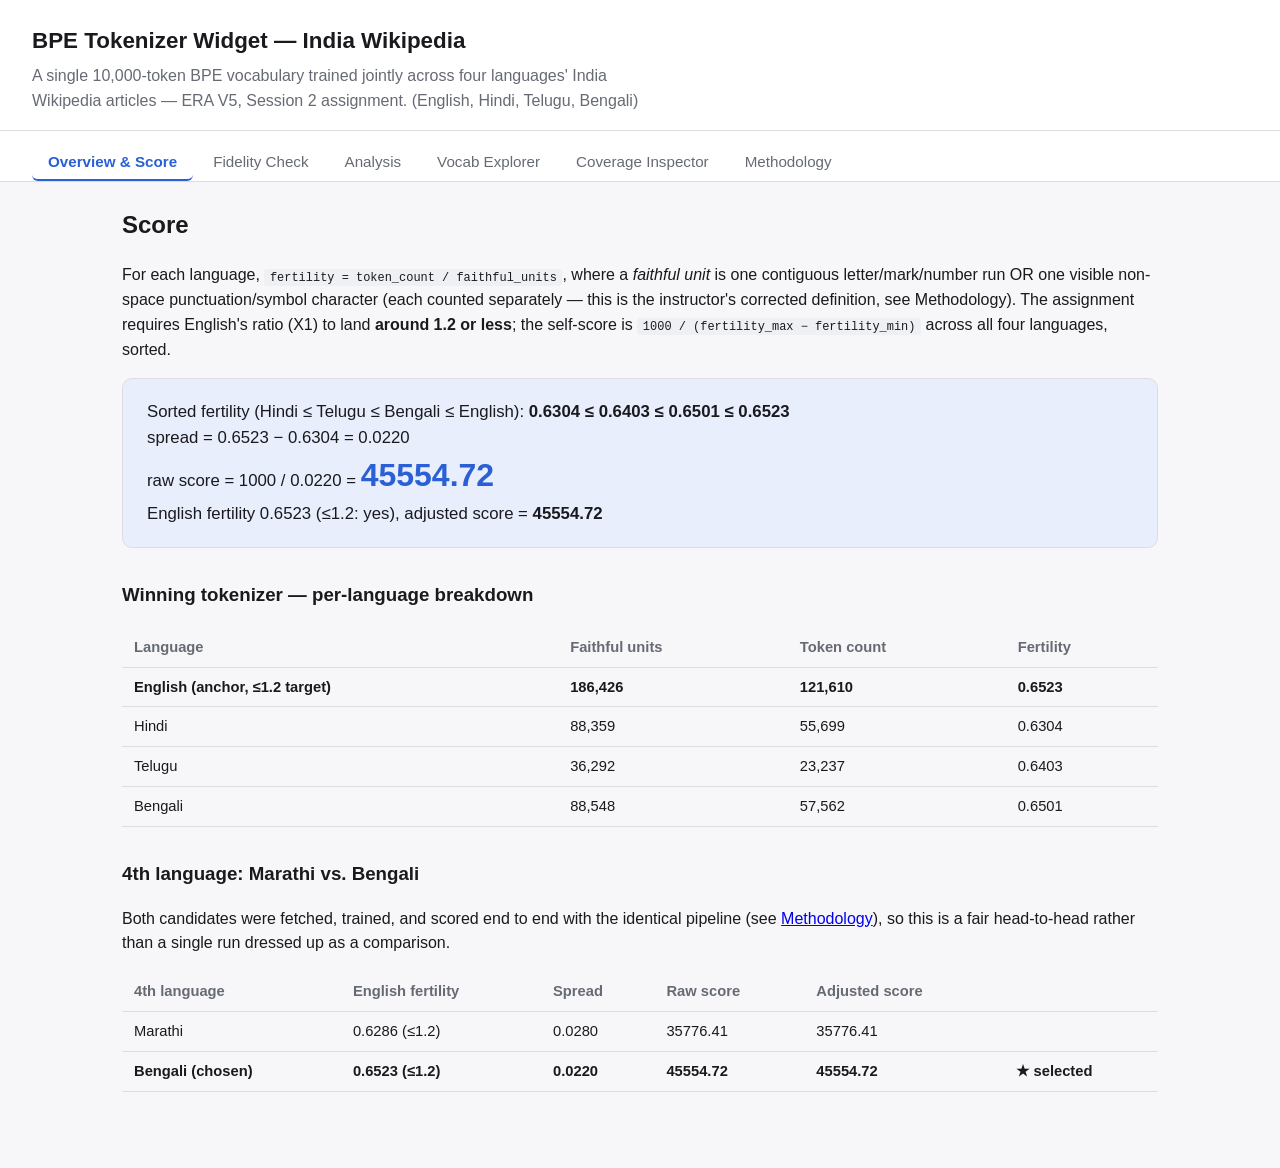
<file: ERA/V5/S2/assignment/site/index.html>
<!doctype html>
<html lang="en">
<head>
<meta charset="UTF-8" />
<meta name="viewport" content="width=device-width, initial-scale=1.0" />
<title>BPE Tokenizer — India Wikipedia (Phase 2)</title>
<link rel="stylesheet" href="styles.css" />
</head>
<body>

<header class="topbar">
  <h1>BPE Tokenizer Widget — India Wikipedia</h1>
  <p class="subtitle">
    A single 10,000-token BPE vocabulary trained jointly across four languages' India Wikipedia
    articles — ERA V5, Session 2 assignment. <span id="header-langs"></span>
  </p>
</header>

<nav class="tabs" role="tablist">
  <button class="tab-btn active" data-tab="overview" role="tab" aria-selected="true">Overview &amp; Score</button>
  <button class="tab-btn" data-tab="fidelity" role="tab" aria-selected="false">Fidelity Check</button>
  <button class="tab-btn" data-tab="analysis" role="tab" aria-selected="false">Analysis</button>
  <button class="tab-btn" data-tab="vocab" role="tab" aria-selected="false">Vocab Explorer</button>
  <button class="tab-btn" data-tab="coverage" role="tab" aria-selected="false">Coverage Inspector</button>
  <button class="tab-btn" data-tab="methodology" role="tab" aria-selected="false">Methodology</button>
</nav>

<main>

  <!-- ===================== OVERVIEW ===================== -->
  <section id="tab-overview" class="tab-panel active">
    <h2>Score</h2>
    <p>
      For each language, <code>fertility = token_count / faithful_units</code>, where a
      <em>faithful unit</em> is one contiguous letter/mark/number run OR one visible non-space
      punctuation/symbol character (each counted separately — this is the instructor's corrected
      definition, see Methodology). The assignment requires English's ratio (X1) to land
      <strong>around 1.2 or less</strong>; the self-score is
      <code>1000 / (fertility_max − fertility_min)</code> across all four languages, sorted.
    </p>
    <div id="score-hero" class="score-hero">Loading…</div>

    <h3>Winning tokenizer — per-language breakdown</h3>
    <div class="table-wrap">
      <table id="winner-table">
        <thead>
          <tr><th>Language</th><th>Faithful units</th><th>Token count</th><th>Fertility</th></tr>
        </thead>
        <tbody></tbody>
      </table>
    </div>

    <h3>4th language: Marathi vs. Bengali</h3>
    <p>
      Both candidates were fetched, trained, and scored end to end with the identical pipeline
      (see <a href="#methodology" data-tab-link="methodology">Methodology</a>), so this is a fair
      head-to-head rather than a single run dressed up as a comparison.
    </p>
    <div class="table-wrap">
      <table id="fourth-compare-table">
        <thead>
          <tr>
            <th>4th language</th><th>English fertility</th><th>Spread</th><th>Raw score</th>
            <th>Adjusted score</th><th></th>
          </tr>
        </thead>
        <tbody></tbody>
      </table>
    </div>
  </section>

  <!-- ===================== FIDELITY CHECK ===================== -->
  <section id="tab-fidelity" class="tab-panel">
    <h2>Round-trip Fidelity Check</h2>
    <p>
      The original submission scored <strong>0</strong> because <code>decode(encode(text))</code>
      did not preserve visible non-whitespace characters — a URL got mangled into
      space-separated fragments. This tab runs the same class of probe live, in your browser,
      using the exact <code>bpe.js</code> encoder/decoder this site ships (not a precomputed
      table), so this is direct, reproducible evidence rather than a claim.
    </p>
    <div id="fidelity-summary" class="score-hero">Loading…</div>
    <div class="table-wrap">
      <table id="fidelity-table">
        <thead><tr><th>Status</th><th>Original</th><th>Decoded</th></tr></thead>
        <tbody></tbody>
      </table>
    </div>
    <h3>Known-unsafe cases (documented, not asserted)</h3>
    <p class="muted">
      Characters genuinely outside every training corpus (e.g. emoji) still map to
      <code>[UNK]</code> and are not expected to round-trip — this is the same, standard BPE
      out-of-vocabulary behavior every tokenizer has, surfaced explicitly here rather than
      silently.
    </p>
    <div class="table-wrap">
      <table id="fidelity-unsafe-table">
        <thead><tr><th>Original</th><th>Decoded</th><th>Note</th></tr></thead>
        <tbody></tbody>
      </table>
    </div>
  </section>

  <!-- ===================== ANALYSIS ===================== -->
  <section id="tab-analysis" class="tab-panel">
    <h2>Analysis: how this tokenizer was arrived at, and why it works</h2>
    <p>
      This is phase 2 of this submission. Phase 1 scored 0 on grading because its tokenizer
      could not faithfully round-trip text — this tab explains the root cause, what was learned
      from the instructor's reference solution and a peer implementation, and how the current
      design fixes it while still satisfying the scoring objective.
    </p>

    <h3>1. Root cause of the phase-1 failure</h3>
    <p>
      Phase 1 used a <code>Whitespace</code> pre-tokenizer with no <code>decoder</code>
      configured. <code>decode()</code> therefore just joined pretokens with a single space —
      every original separator character (<code>:</code>, <code>/</code>, <code>.</code>,
      <code>#</code>, <code>-</code>) was permanently lost. A URL like
      <code>https://hi.wikipedia.org/wiki/भारत#cite_ref-1</code> decoded back as
      <code>h tt p s : / / hi . wi k i pe di a . or g / wi k i / भारत cit ere f - 1</code>.
      This is an architecture bug — no amount of vocabulary tuning could have fixed it.
    </p>

    <h3>2. What the instructor's reference solution got right — and wrong</h3>
    <p>
      The instructor's reference materials (in <code>../refsol/</code>) turned out to contain two
      generations of the same solution. The actual files shipped there —
      <code>tokenizer.json</code>, <code>train_tokenizer.py</code>, <code>SOLUTION.md</code> — use
      the same flawed shape phase 1 did: a normalizer that replaces every non-letter/mark/number
      run with a space, a <code>Whitespace</code> pre-tokenizer, and no decoder. Loading that
      <code>tokenizer.json</code> directly and running <code>decode(encode(...))</code> on the
      exact failing grading sample reproduces the identical failure. But a later
      <code>instructions.md</code> added to the same folder describes a <em>corrected</em>
      reference solution — one that uses exactly the <code>Metaspace</code> pre-tokenizer +
      matching decoder architecture below, and a different (also corrected) fertility formula.
      The two don't agree with each other; the instructions document is the authoritative,
      up-to-date one.
    </p>

    <h3>3. The fix: Metaspace instead of Whitespace</h3>
    <p>
      A peer implementation of this same assignment, independently, used HuggingFace's
      <code>Metaspace</code> pre-tokenizer (<code>replacement="▁", prepend_scheme="always"</code>)
      with a <em>matching</em> <code>Metaspace</code> decoder, and only <code>NFKC</code>
      normalization — no destructive character replacement. Unlike <code>Whitespace</code>, which
      splits text into disjoint regex-matched groups and silently drops everything in between,
      <code>Metaspace</code> never discards a character: every space becomes a <code>▁</code>
      marker embedded directly in the token stream, so <code>decode()</code> can reconstruct it
      exactly by reversing that substitution. The instructor's corrected <code>instructions.md</code>
      independently confirms this exact same architecture (<code>NFKC</code> normalizer only,
      <code>Metaspace</code> pre-tokenizer and decoder, <code>min_frequency=1</code>) — two
      independent sources converging on the same fix. This is the architecture this tokenizer uses.
    </p>

    <h3>4. Corpus: faithful Markdown, not plain prose extracts</h3>
    <p>
      Phase 1 trained on plain <code>explaintext</code> Wikipedia extracts, which contain almost
      no URLs, headers, or reference punctuation. Even with a correct architecture, a tokenizer
      that has never seen a <code>/</code> or <code>#</code> character during training has no
      vocabulary entry for it and would fall back to <code>[UNK]</code> the first time a grader's
      probe text contains one. Phase 2 fetches the same Wikipedia REST HTML the instructor's
      reference uses and converts it to Markdown, preserving links, references, tables, and
      headers — so the vocabulary actually covers the punctuation classes real markdown/URL text
      is built from.
    </p>

    <h3>5. The fertility formula correction: punctuation counts as faithful units too</h3>
    <p>
      An earlier pass of this tokenizer used a <code>wordish_units</code> denominator that only
      counted letter/mark/number runs — the definition in the instructor's <em>stale</em>
      <code>SOLUTION.md</code>. Under that formula, every language's fertility sat frustratingly
      close to the 1.2 ceiling, and pushing any one language's fertility down by oversampling it
      pulled the others up in a tight, adversarial tradeoff (getting English comfortably under 1.2
      required skewing its own training weight far above the others', which then dragged
      Hindi/Telugu/the 4th language's fertility up in exchange). The corrected
      <code>instructions.md</code> clarifies that a <em>faithful unit</em> is a letter/mark/number
      run <strong>or one individual visible punctuation/symbol character</strong> — each counted
      separately. Recounting with this denominator drops every language's fertility to roughly
      0.55–0.8, nowhere near the 1.2 ceiling regardless of weighting, which means the ceiling was
      never actually a binding constraint — the earlier tradeoff was solving a problem that didn't
      exist, at real cost to the spread. Dropping it and searching modest, balanced weights instead
      found a dramatically better optimum.
    </p>

    <h3>6. Weight tuning, now a pure spread-minimization problem</h3>
    <p>
      With English fertility no longer near any ceiling, tuning is just: minimize
      <code>spread = fertility_max − fertility_min</code> directly. A grid search over modest
      per-language weights (1×–6×, versus the earlier search's 8×–14× skew) found
      <span id="an-final-config"></span>, landing all four languages within a tight band —
      English at <span id="an-final-x1"></span> — spread <span id="an-final-spread"></span>,
      score <span id="an-final-score"></span>. This is roughly an order of magnitude better than
      the earlier, miscalibrated search's result, and lands in the same regime as the instructor's
      own corrected reference (spread 0.1538, score 6502.56, with similarly modest weights
      en=3/hi=4/te=4/mai=2).
    </p>

    <h3>7. min_frequency=1</h3>
    <p>
      As in phase 1, lowering the BPE trainer's <code>min_frequency</code> from the default 2 to
      1 lets it learn merges that occur even once in the weighted corpus — English's long tail of
      distinctive, low-repetition words — instead of only ever reusing shared, cross-lingual
      pieces. This is still in effect and still matters.
    </p>
  </section>

  <!-- ===================== VOCAB EXPLORER ===================== -->
  <section id="tab-vocab" class="tab-panel">
    <h2>Vocab Explorer</h2>
    <p>Browse all 10,000 learned tokens of the winning tokenizer. <code>▁</code> marks a token that starts a new word (a literal space, in the original text).</p>

    <div class="controls">
      <input id="vocab-search" type="text" placeholder="Search token text…" />
      <select id="vocab-script-filter">
        <option value="all">All scripts</option>
        <option value="latin">Latin</option>
        <option value="devanagari">Devanagari</option>
        <option value="telugu">Telugu</option>
        <option value="bengali">Bengali</option>
        <option value="digit">Digits</option>
        <option value="punct/other">Punctuation / other</option>
      </select>
      <div class="lang-filter-group" id="vocab-lang-filter"></div>
      <label class="merge-only-label"><input type="checkbox" id="vocab-merged-only" /> merged tokens only</label>
    </div>

    <p id="vocab-count" class="muted"></p>

    <div class="table-wrap">
      <table id="vocab-table">
        <thead>
          <tr><th>ID</th><th>Token</th><th>Script</th><th>Type</th><th>Used by</th></tr>
        </thead>
        <tbody></tbody>
      </table>
    </div>

    <div class="pagination">
      <button id="vocab-prev">&larr; Prev</button>
      <span id="vocab-page-info"></span>
      <button id="vocab-next">Next &rarr;</button>
    </div>
  </section>

  <!-- ===================== COVERAGE INSPECTOR ===================== -->
  <section id="tab-coverage" class="tab-panel">
    <h2>Coverage Inspector</h2>
    <p>
      Paste any text — a sentence, a paragraph, a URL — and see exactly how the tokenizer covers
      it: token boundaries, token/word counts, fertility, and any character the vocabulary
      doesn't cover. <code>▁</code> is rendered as a visible space marker in the highlighted view.
    </p>

    <div class="quick-picks" id="quick-picks"></div>

    <textarea id="coverage-input" rows="6" placeholder="Paste or type text here…"></textarea>
    <div class="controls">
      <button id="tokenize-btn">Tokenize</button>
      <span id="coverage-warning" class="warning"></span>
    </div>

    <div id="coverage-stats" class="stats-grid"></div>

    <h3>Highlighted tokenization</h3>
    <div id="coverage-highlight" class="highlight-box"></div>

    <h3>Round-trip check</h3>
    <p id="coverage-roundtrip" class="muted"></p>

    <h3>Pretoken &rarr; subword breakdown</h3>
    <div class="table-wrap">
      <table id="coverage-breakdown">
        <thead><tr><th>Pretoken</th><th>Subword tokens</th><th># tokens</th></tr></thead>
        <tbody></tbody>
      </table>
    </div>
  </section>

  <!-- ===================== METHODOLOGY ===================== -->
  <section id="tab-methodology" class="tab-panel">
    <h2>Methodology</h2>

    <h3>1. Corpus: faithful Markdown</h3>
    <p>
      One Wikipedia article per language — the article about India itself — fetched via the
      Wikipedia REST HTML API and converted to Markdown, preserving links, references, tables,
      and headers (rather than stripping to plain prose). Localized titles resolved through the
      English article's cross-language links: <span id="meta-titles"></span>.
    </p>

    <h3>2. Tokenizer architecture</h3>
    <div class="table-wrap">
      <table id="arch-table">
        <thead><tr><th>Component</th><th>Setting</th></tr></thead>
        <tbody>
          <tr><td>Model</td><td>BPE (HuggingFace <code>tokenizers</code>)</td></tr>
          <tr><td>Normalizer</td><td>NFKC only — no destructive replacement</td></tr>
          <tr><td>Pre-tokenizer</td><td><code>Metaspace(replacement="▁", prepend_scheme="always")</code></td></tr>
          <tr><td>Decoder</td><td>matching <code>Metaspace</code> decoder</td></tr>
        </tbody>
      </table>
    </div>

    <h3>3. Scoring objective</h3>
    <p>
      <code>fertility(lang) = token_count / faithful_units</code>, where a
      <strong>faithful unit</strong> is one contiguous Unicode letter/mark/number run, OR one
      visible non-space punctuation/symbol character (each counted separately) — the instructor's
      corrected definition (<code>../refsol/instructions.md</code>), which differs from an earlier
      letter/number-only denominator this project used before that correction was available (see
      Analysis tab, §5). Sorted and scored as <code>1000/(fertility_max − fertility_min)</code>.
      The assignment's own wording anchors English specifically: <em>"(Total English Vocab)/(Total
      English tokens) must be around 1.2 or less"</em> — under the corrected denominator every
      language lands well under 1.0, so this is reported as a sanity check rather than a binding
      constraint. An English-anchored penalty (<code>exp(max(0, en_fertility/1.2 − 1))</code>) is
      also reported alongside the raw score for completeness.
    </p>

    <h3>4. Run configuration (winning tokenizer)</h3>
    <div class="table-wrap">
      <table id="run-config-table">
        <thead><tr><th>Setting</th><th>Value</th></tr></thead>
        <tbody></tbody>
      </table>
    </div>

    <h3>5. Weight tuning</h3>
    <p>
      A grid search over per-language repeat counts, run separately for the Marathi-4th and
      Bengali-4th language sets, optimizing English fertility ≤ ~1.2 first and then minimizing
      spread among survivors of that constraint (see Analysis tab for the tradeoff this search
      navigates).
    </p>

    <h3>6. Round-trip verification</h3>
    <p>
      <code>scripts/verify_roundtrip.py</code> runs a battery of adversarial probe strings
      (URLs, refs, hyphenated tokens, mixed scripts) plus corpus samples through
      <code>decode(encode(x))</code> and asserts visible non-whitespace characters survive —
      wired into the export step so a tokenizer that fails this can't ship. The same probes run
      live in this widget's <a href="#fidelity" data-tab-link="fidelity">Fidelity Check</a> tab.
    </p>
  </section>

</main>

<script src="bpe.js"></script>
<script src="app.js"></script>
</body>
</html>
</file>
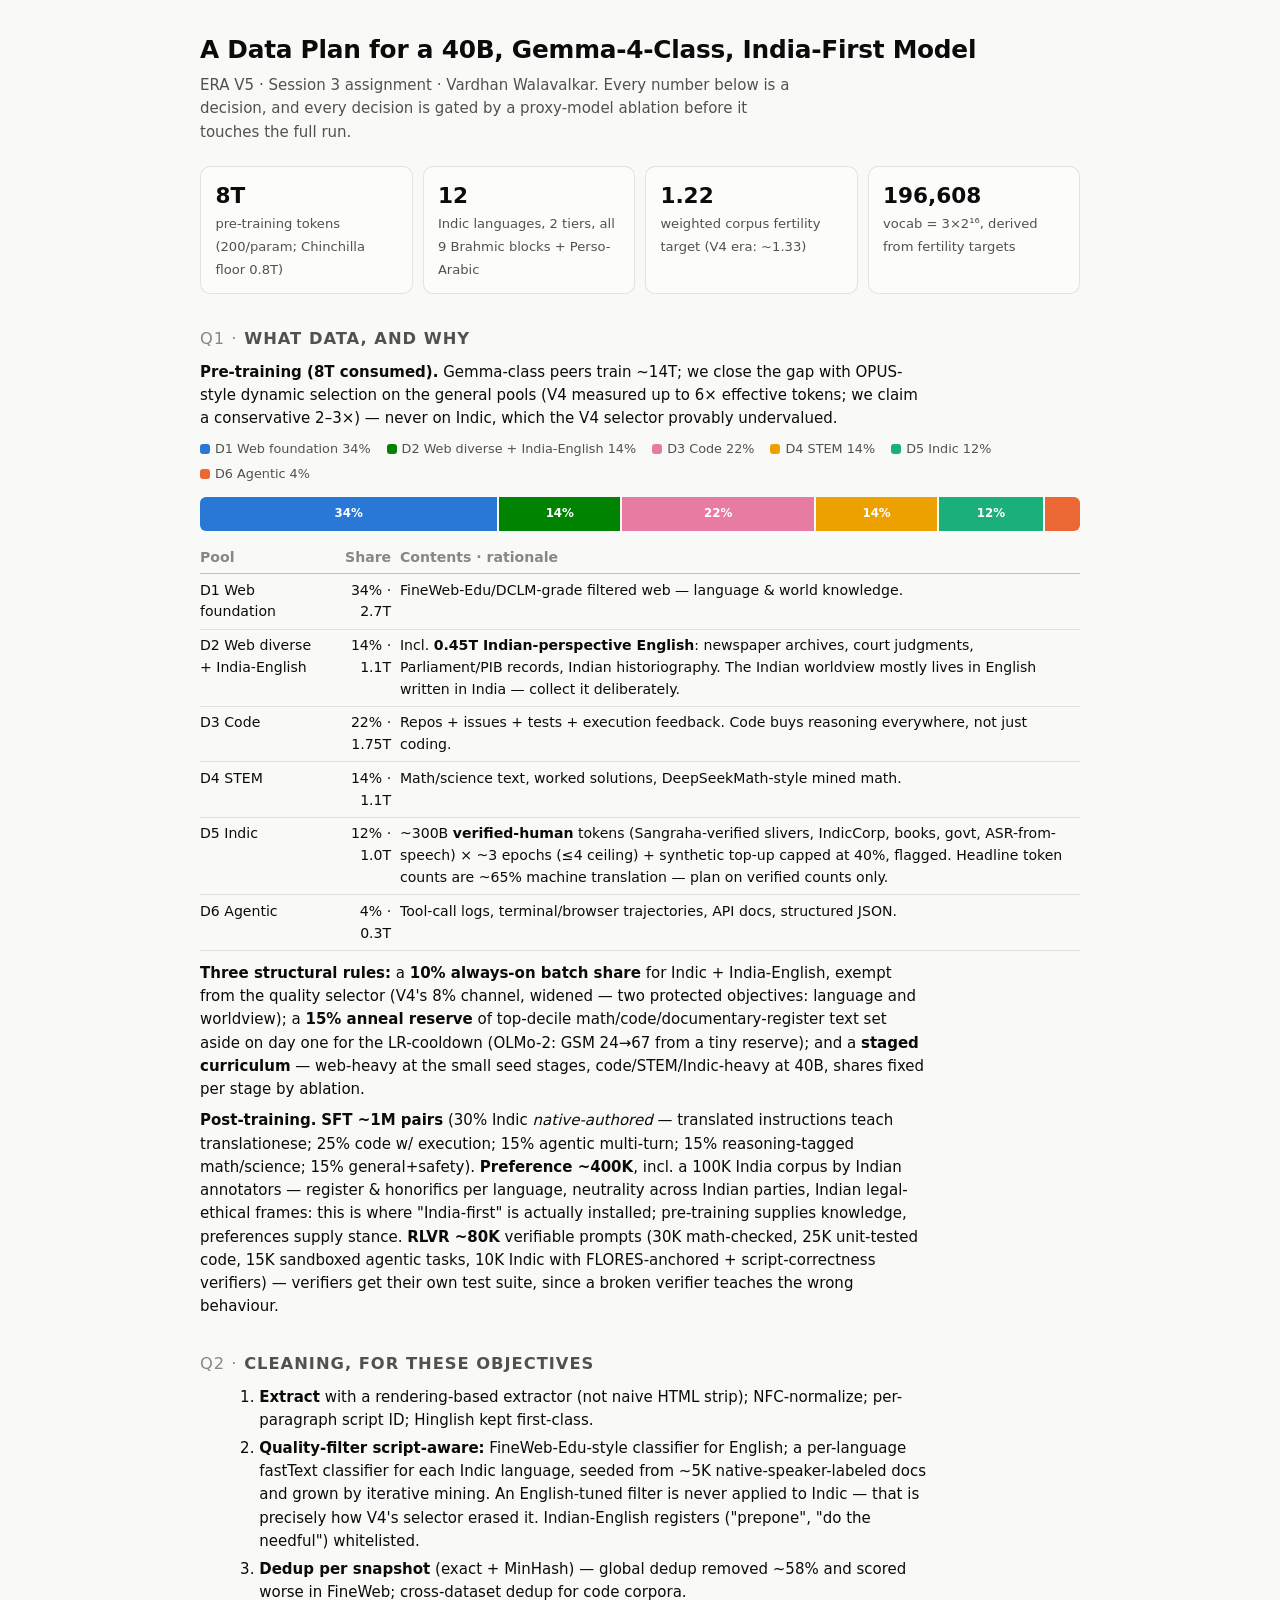
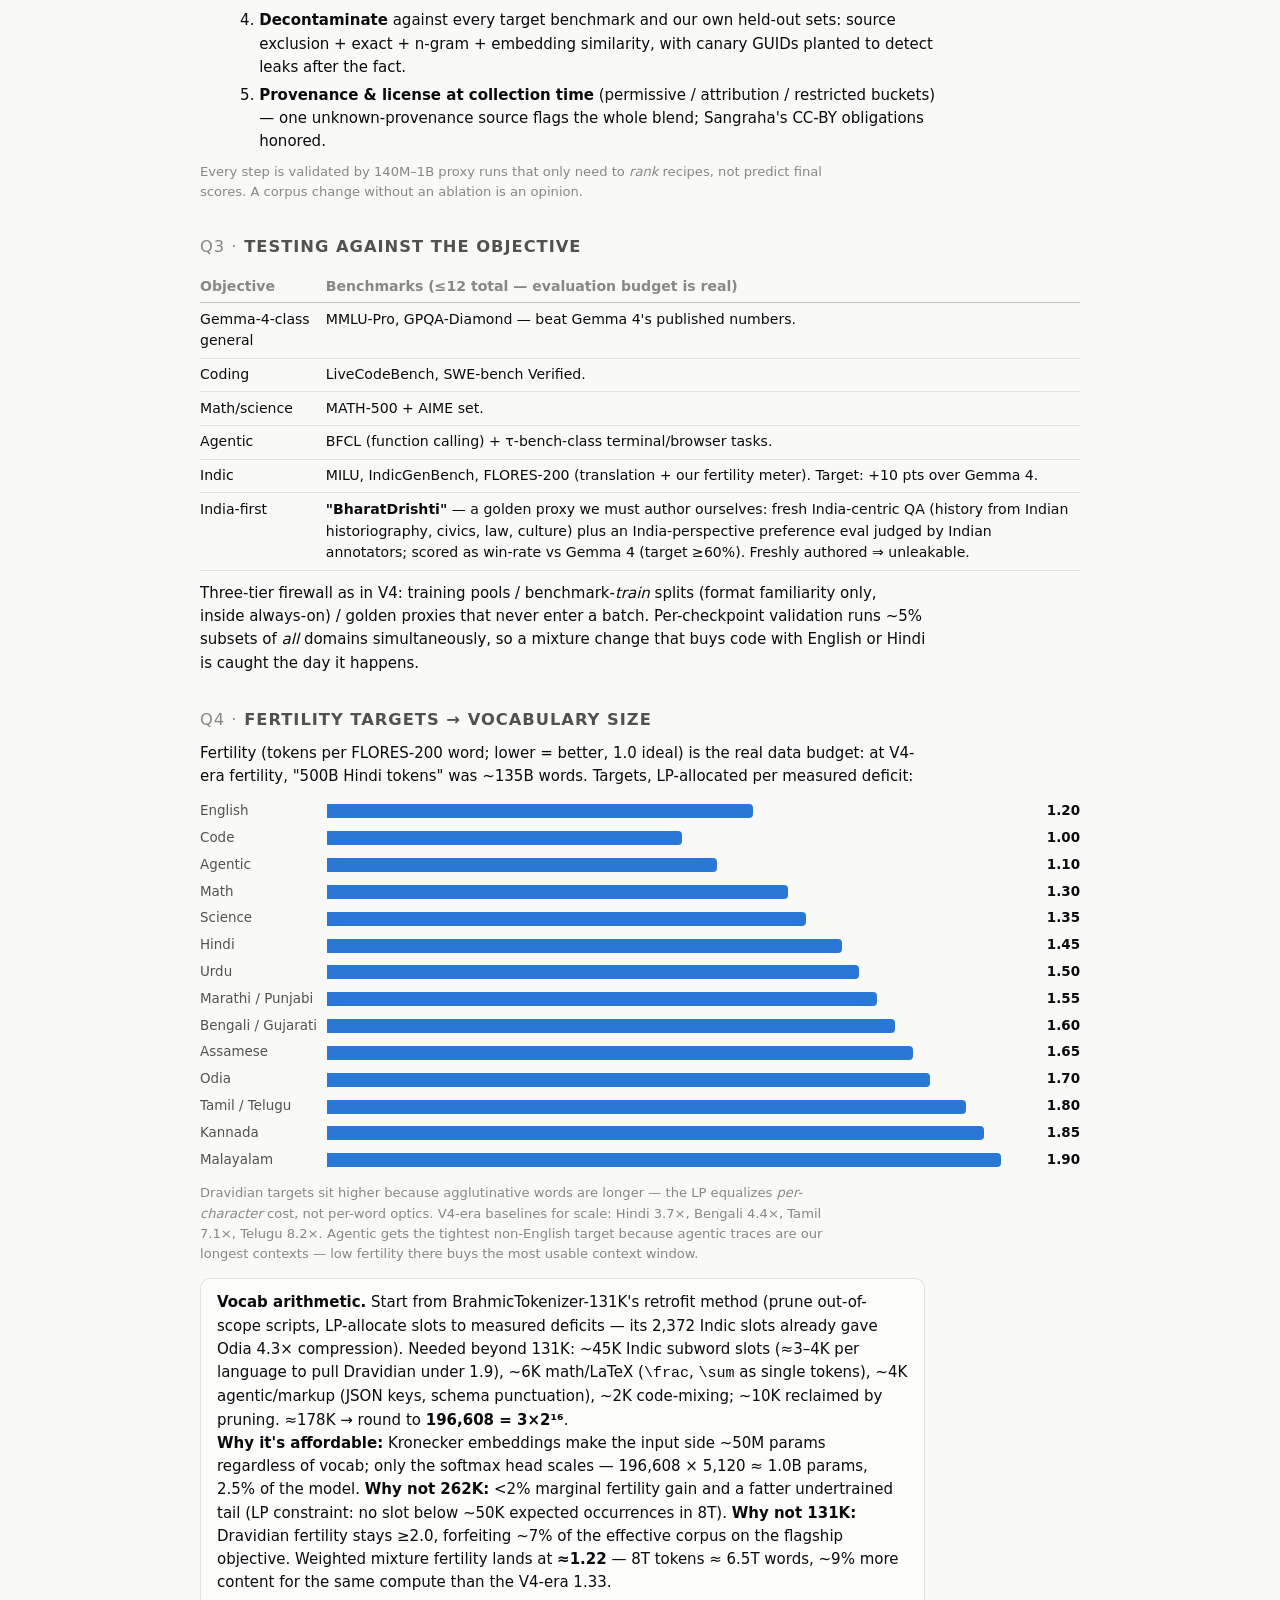
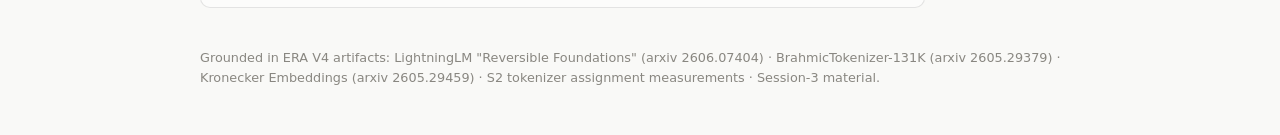
<file: ERA/V5/S3/assignment/site/index.html>
<!DOCTYPE html>
<html lang="en">
<head>
<meta charset="utf-8">
<meta name="viewport" content="width=device-width, initial-scale=1">
<title>Data Plan — 40B India-First Model · ERA V5 S3</title>
<style>
  :root {
    color-scheme: light;
    --surface: #fcfcfb; --page: #f9f9f7;
    --ink: #0b0b0b; --ink-2: #52514e; --muted: #898781;
    --grid: #e1e0d9; --baseline: #c3c2b7; --ring: rgba(11,11,11,0.10);
    --s1:#2a78d6; --s2:#008300; --s3:#e87ba4; --s4:#eda100; --s5:#1baf7a; --s6:#eb6834;
  }
  @media (prefers-color-scheme: dark) {
    :root {
      color-scheme: dark;
      --surface:#1a1a19; --page:#0d0d0d;
      --ink:#ffffff; --ink-2:#c3c2b7; --muted:#898781;
      --grid:#2c2c2a; --baseline:#383835; --ring: rgba(255,255,255,0.10);
      --s1:#3987e5; --s2:#008300; --s3:#d55181; --s4:#c98500; --s5:#199e70; --s6:#d95926;
    }
  }
  * { box-sizing: border-box; margin: 0; }
  body {
    background: var(--page); color: var(--ink);
    font: 15px/1.55 system-ui, -apple-system, "Segoe UI", sans-serif;
    padding: 2.2rem 1rem 3rem;
  }
  main { max-width: 880px; margin: 0 auto; }
  h1 { font-size: 1.55rem; line-height: 1.25; letter-spacing: -0.01em; }
  .sub { color: var(--ink-2); margin: .5rem 0 1.4rem; max-width: 62ch; }
  h2 { font-size: 1.02rem; margin: 2rem 0 .6rem; text-transform: uppercase; letter-spacing: .06em; color: var(--ink-2); }
  h2 .q { color: var(--muted); font-weight: 500; }
  p { margin: .5rem 0; max-width: 76ch; }
  .tiles { display: grid; grid-template-columns: repeat(auto-fit, minmax(150px,1fr)); gap: 10px; margin: 1.2rem 0; }
  .tile { background: var(--surface); border: 1px solid var(--ring); border-radius: 10px; padding: .7rem .9rem; }
  .tile b { display: block; font-size: 1.35rem; font-weight: 650; }
  .tile span { color: var(--ink-2); font-size: .82rem; }
  table { border-collapse: collapse; width: 100%; margin: .7rem 0; font-size: .88rem; }
  th { text-align: left; color: var(--muted); font-weight: 600; border-bottom: 1px solid var(--baseline); padding: .3rem .55rem .3rem 0; }
  td { border-bottom: 1px solid var(--grid); padding: .34rem .55rem .34rem 0; vertical-align: top; }
  td.num, th.num { text-align: right; font-variant-numeric: tabular-nums; }
  .stack { display: flex; height: 34px; border-radius: 6px; overflow: hidden; background: var(--surface); margin: .8rem 0 .35rem; }
  .stack .seg { position: relative; border-right: 2px solid var(--page); display:flex; align-items:center; justify-content:center; }
  .stack .seg:last-child { border-right: 0; }
  .stack .seg i { font-style: normal; font-size: .74rem; font-weight: 600; color: #fff; }
  .legend { display: flex; flex-wrap: wrap; gap: .35rem 1rem; font-size: .8rem; color: var(--ink-2); margin-bottom: .4rem; }
  .legend b { display: inline-block; width: 10px; height: 10px; border-radius: 3px; margin-right: 5px; vertical-align: -1px; }
  .bars { display: grid; grid-template-columns: max-content 1fr max-content; gap: 6px 10px; align-items: center; margin: .8rem 0; font-size: .84rem; }
  .bars .lbl { color: var(--ink-2); }
  .bars .trk { position: relative; height: 14px; }
  .bars .bar { position: absolute; inset: 0 auto 0 0; background: var(--s1); border-radius: 0 4px 4px 0; }
  .bars .val { font-variant-numeric: tabular-nums; color: var(--ink); font-weight: 600; }
  .note { font-size: .82rem; color: var(--muted); max-width: 76ch; }
  ol { margin: .5rem 0 .5rem 1.2rem; max-width: 76ch; }
  ol li { margin: .3rem 0; }
  .box { background: var(--surface); border: 1px solid var(--ring); border-radius: 10px; padding: .8rem 1rem; margin: .8rem 0; max-width: 76ch; }
  footer { margin-top: 2.5rem; font-size: .8rem; color: var(--muted); }
  a { color: var(--s1); }
  #tip { position: fixed; pointer-events: none; background: var(--surface); border: 1px solid var(--ring);
        border-radius: 8px; padding: .35rem .6rem; font-size: .8rem; box-shadow: 0 2px 10px rgba(0,0,0,.12);
        opacity: 0; transition: opacity .1s; z-index: 10; }
</style>
</head>
<body>
<main>
  <h1>A Data Plan for a 40B, Gemma-4-Class, India-First Model</h1>
  <p class="sub">ERA V5 · Session 3 assignment · Vardhan Walavalkar. Every number below is a decision,
  and every decision is gated by a proxy-model ablation before it touches the full run.</p>

  <div class="tiles">
    <div class="tile"><b>8T</b><span>pre-training tokens (200/param; Chinchilla floor 0.8T)</span></div>
    <div class="tile"><b>12</b><span>Indic languages, 2 tiers, all 9 Brahmic blocks + Perso-Arabic</span></div>
    <div class="tile"><b>1.22</b><span>weighted corpus fertility target (V4 era: ~1.33)</span></div>
    <div class="tile"><b>196,608</b><span>vocab = 3×2¹⁶, derived from fertility targets</span></div>
  </div>

  <h2><span class="q">Q1 ·</span> What data, and why</h2>
  <p><b>Pre-training (8T consumed).</b> Gemma-class peers train ~14T; we close the gap with
  OPUS-style dynamic selection on the general pools (V4 measured up to 6× effective tokens; we
  claim a conservative 2–3×) — never on Indic, which the V4 selector provably undervalued.</p>

  <div class="legend" id="lg"></div>
  <div class="stack" id="mix" role="img" aria-label="Pre-training mixture: web foundation 34%, web diverse + India-English 14%, code 22%, STEM 14%, Indic 12%, agentic 4%"></div>
  <table>
    <tr><th>Pool</th><th class="num">Share</th><th>Contents · rationale</th></tr>
    <tr><td>D1 Web foundation</td><td class="num">34% · 2.7T</td><td>FineWeb-Edu/DCLM-grade filtered web — language & world knowledge.</td></tr>
    <tr><td>D2 Web diverse + India-English</td><td class="num">14% · 1.1T</td><td>Incl. <b>0.45T Indian-perspective English</b>: newspaper archives, court judgments, Parliament/PIB records, Indian historiography. The Indian worldview mostly lives in English written in India — collect it deliberately.</td></tr>
    <tr><td>D3 Code</td><td class="num">22% · 1.75T</td><td>Repos + issues + tests + execution feedback. Code buys reasoning everywhere, not just coding.</td></tr>
    <tr><td>D4 STEM</td><td class="num">14% · 1.1T</td><td>Math/science text, worked solutions, DeepSeekMath-style mined math.</td></tr>
    <tr><td>D5 Indic</td><td class="num">12% · 1.0T</td><td>~300B <b>verified-human</b> tokens (Sangraha-verified slivers, IndicCorp, books, govt, ASR-from-speech) × ~3 epochs (≤4 ceiling) + synthetic top-up capped at 40%, flagged. Headline token counts are ~65% machine translation — plan on verified counts only.</td></tr>
    <tr><td>D6 Agentic</td><td class="num">4% · 0.3T</td><td>Tool-call logs, terminal/browser trajectories, API docs, structured JSON.</td></tr>
  </table>
  <p><b>Three structural rules:</b> a <b>10% always-on batch share</b> for Indic + India-English,
  exempt from the quality selector (V4's 8% channel, widened — two protected objectives: language and worldview);
  a <b>15% anneal reserve</b> of top-decile math/code/documentary-register text set aside on day one for the
  LR-cooldown (OLMo-2: GSM 24→67 from a tiny reserve); and a <b>staged curriculum</b> — web-heavy at the small
  seed stages, code/STEM/Indic-heavy at 40B, shares fixed per stage by ablation.</p>
  <p><b>Post-training.</b> <b>SFT ~1M pairs</b> (30% Indic <i>native-authored</i> — translated instructions teach
  translationese; 25% code w/ execution; 15% agentic multi-turn; 15% reasoning-tagged math/science; 15% general+safety).
  <b>Preference ~400K</b>, incl. a 100K India corpus by Indian annotators — register &amp; honorifics per language,
  neutrality across Indian parties, Indian legal-ethical frames: this is where "India-first" is actually installed;
  pre-training supplies knowledge, preferences supply stance. <b>RLVR ~80K</b> verifiable prompts
  (30K math-checked, 25K unit-tested code, 15K sandboxed agentic tasks, 10K Indic with FLORES-anchored +
  script-correctness verifiers) — verifiers get their own test suite, since a broken verifier teaches the wrong behaviour.</p>

  <h2><span class="q">Q2 ·</span> Cleaning, for these objectives</h2>
  <ol>
    <li><b>Extract</b> with a rendering-based extractor (not naive HTML strip); NFC-normalize; per-paragraph script ID; Hinglish kept first-class.</li>
    <li><b>Quality-filter script-aware:</b> FineWeb-Edu-style classifier for English; a per-language fastText classifier for each Indic language, seeded from ~5K native-speaker-labeled docs and grown by iterative mining. An English-tuned filter is never applied to Indic — that is precisely how V4's selector erased it. Indian-English registers ("prepone", "do the needful") whitelisted.</li>
    <li><b>Dedup per snapshot</b> (exact + MinHash) — global dedup removed ~58% and scored worse in FineWeb; cross-dataset dedup for code corpora.</li>
    <li><b>Decontaminate</b> against every target benchmark and our own held-out sets: source exclusion + exact + n-gram + embedding similarity, with canary GUIDs planted to detect leaks after the fact.</li>
    <li><b>Provenance &amp; license at collection time</b> (permissive / attribution / restricted buckets) — one unknown-provenance source flags the whole blend; Sangraha's CC-BY obligations honored.</li>
  </ol>
  <p class="note">Every step is validated by 140M–1B proxy runs that only need to <i>rank</i> recipes, not predict final scores. A corpus change without an ablation is an opinion.</p>

  <h2><span class="q">Q3 ·</span> Testing against the objective</h2>
  <table>
    <tr><th>Objective</th><th>Benchmarks (≤12 total — evaluation budget is real)</th></tr>
    <tr><td>Gemma-4-class general</td><td>MMLU-Pro, GPQA-Diamond — beat Gemma 4's published numbers.</td></tr>
    <tr><td>Coding</td><td>LiveCodeBench, SWE-bench Verified.</td></tr>
    <tr><td>Math/science</td><td>MATH-500 + AIME set.</td></tr>
    <tr><td>Agentic</td><td>BFCL (function calling) + τ-bench-class terminal/browser tasks.</td></tr>
    <tr><td>Indic</td><td>MILU, IndicGenBench, FLORES-200 (translation + our fertility meter). Target: +10 pts over Gemma 4.</td></tr>
    <tr><td>India-first</td><td><b>"BharatDrishti"</b> — a golden proxy we must author ourselves: fresh India-centric QA (history from Indian historiography, civics, law, culture) plus an India-perspective preference eval judged by Indian annotators; scored as win-rate vs Gemma 4 (target ≥60%). Freshly authored ⇒ unleakable.</td></tr>
  </table>
  <p>Three-tier firewall as in V4: training pools / benchmark-<i>train</i> splits (format familiarity only, inside always-on) /
  golden proxies that never enter a batch. Per-checkpoint validation runs ~5% subsets of <i>all</i> domains simultaneously,
  so a mixture change that buys code with English or Hindi is caught the day it happens.</p>

  <h2><span class="q">Q4 ·</span> Fertility targets → vocabulary size</h2>
  <p>Fertility (tokens per FLORES-200 word; lower = better, 1.0 ideal) is the real data budget: at V4-era
  fertility, "500B Hindi tokens" was ~135B words. Targets, LP-allocated per measured deficit:</p>
  <div class="bars" id="fert"></div>
  <p class="note">Dravidian targets sit higher because agglutinative words are longer — the LP equalizes
  <i>per-character</i> cost, not per-word optics. V4-era baselines for scale: Hindi 3.7×, Bengali 4.4×, Tamil 7.1×, Telugu 8.2×.
  Agentic gets the tightest non-English target because agentic traces are our longest contexts — low fertility there buys the most usable context window.</p>
  <div class="box">
    <b>Vocab arithmetic.</b> Start from BrahmicTokenizer-131K's retrofit method (prune out-of-scope scripts,
    LP-allocate slots to measured deficits — its 2,372 Indic slots already gave Odia 4.3× compression).
    Needed beyond 131K: ~45K Indic subword slots (≈3–4K per language to pull Dravidian under 1.9),
    ~6K math/LaTeX (<code>\frac</code>, <code>\sum</code> as single tokens), ~4K agentic/markup (JSON keys, schema punctuation),
    ~2K code-mixing; ~10K reclaimed by pruning. ≈178K → round to <b>196,608 = 3×2¹⁶</b>.
    <br><b>Why it's affordable:</b> Kronecker embeddings make the input side ~50M params regardless of vocab;
    only the softmax head scales — 196,608 × 5,120 ≈ 1.0B params, 2.5% of the model.
    <b>Why not 262K:</b> &lt;2% marginal fertility gain and a fatter undertrained tail (LP constraint: no slot below ~50K expected occurrences in 8T).
    <b>Why not 131K:</b> Dravidian fertility stays ≥2.0, forfeiting ~7% of the effective corpus on the flagship objective.
    Weighted mixture fertility lands at <b>≈1.22</b> — 8T tokens ≈ 6.5T words, ~9% more content for the same compute than the V4-era 1.33.
  </div>

  <footer>
    Grounded in ERA V4 artifacts: LightningLM "Reversible Foundations" (arxiv 2606.07404) ·
    BrahmicTokenizer-131K (arxiv 2605.29379) · Kronecker Embeddings (arxiv 2605.29459) ·
    S2 tokenizer assignment measurements · Session-3 material.
  </footer>
</main>
<div id="tip"></div>
<script>
  const MIX = [
    ["D1 Web foundation", 34, "var(--s1)", "2.7T tokens"],
    ["D2 Web diverse + India-English", 14, "var(--s2)", "1.1T tokens (0.45T India-English)"],
    ["D3 Code", 22, "var(--s3)", "1.75T tokens"],
    ["D4 STEM", 14, "var(--s4)", "1.1T tokens"],
    ["D5 Indic", 12, "var(--s5)", "1.0T tokens (~300B verified-human ×3)"],
    ["D6 Agentic", 4, "var(--s6)", "0.3T tokens"],
  ];
  const mix = document.getElementById("mix"), lg = document.getElementById("lg");
  const tip = document.getElementById("tip");
  for (const [name, pct, color, detail] of MIX) {
    const seg = document.createElement("div");
    seg.className = "seg"; seg.style.width = pct + "%"; seg.style.background = color;
    if (pct >= 12) seg.innerHTML = "<i>" + pct + "%</i>";
    seg.addEventListener("mousemove", e => {
      tip.textContent = `${name} — ${pct}% · ${detail}`;
      tip.style.opacity = 1;
      tip.style.left = Math.min(e.clientX + 12, innerWidth - tip.offsetWidth - 8) + "px";
      tip.style.top = (e.clientY + 14) + "px";
    });
    seg.addEventListener("mouseleave", () => tip.style.opacity = 0);
    mix.appendChild(seg);
    lg.insertAdjacentHTML("beforeend", `<span><b style="background:${color}"></b>${name} ${pct}%</span>`);
  }
  const FERT = [
    ["English", 1.20], ["Code", 1.00], ["Agentic", 1.10], ["Math", 1.30], ["Science", 1.35],
    ["Hindi", 1.45], ["Urdu", 1.50], ["Marathi / Punjabi", 1.55], ["Bengali / Gujarati", 1.60],
    ["Assamese", 1.65], ["Odia", 1.70], ["Tamil / Telugu", 1.80], ["Kannada", 1.85], ["Malayalam", 1.90],
  ];
  const fert = document.getElementById("fert"), max = 2.0;
  for (const [name, v] of FERT) {
    fert.insertAdjacentHTML("beforeend",
      `<span class="lbl">${name}</span><span class="trk"><span class="bar" style="width:${(v/max*100).toFixed(1)}%"></span></span><span class="val">${v.toFixed(2)}</span>`);
  }
</script>
</body>
</html>
</file>
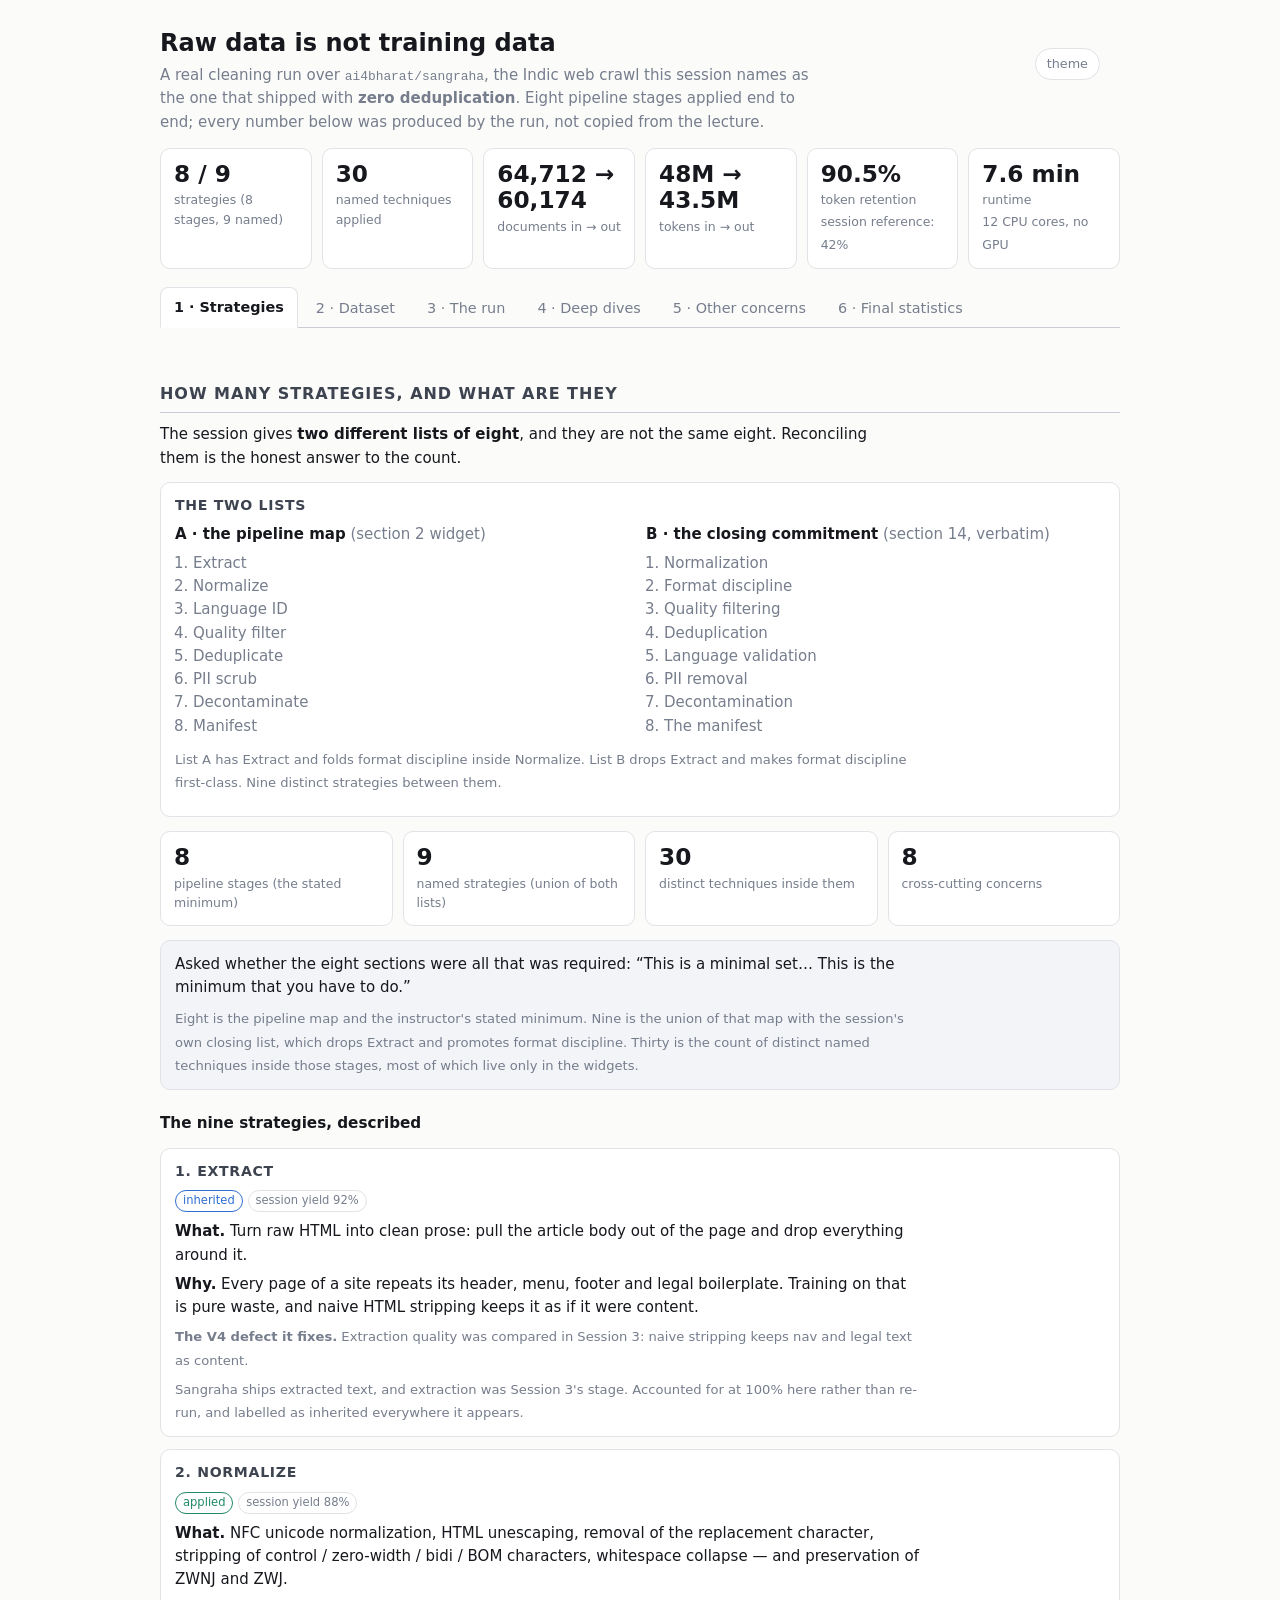
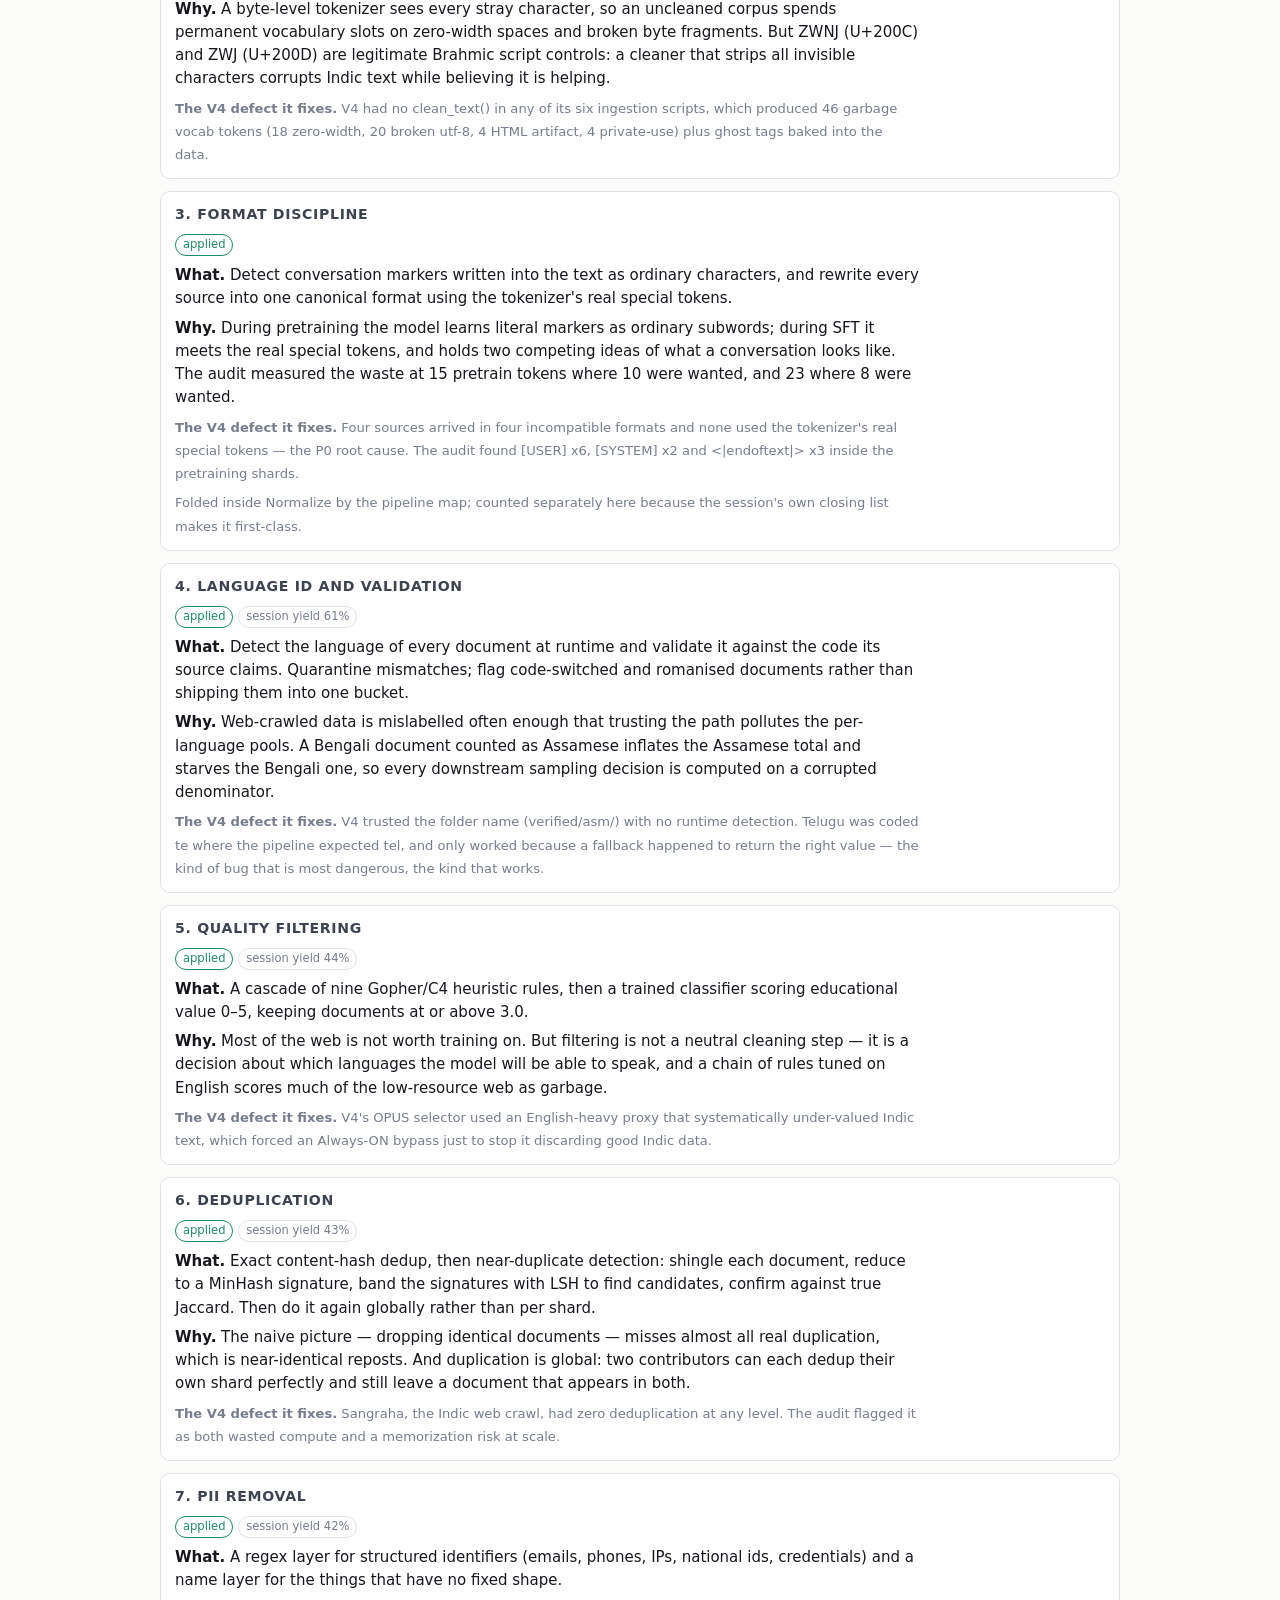
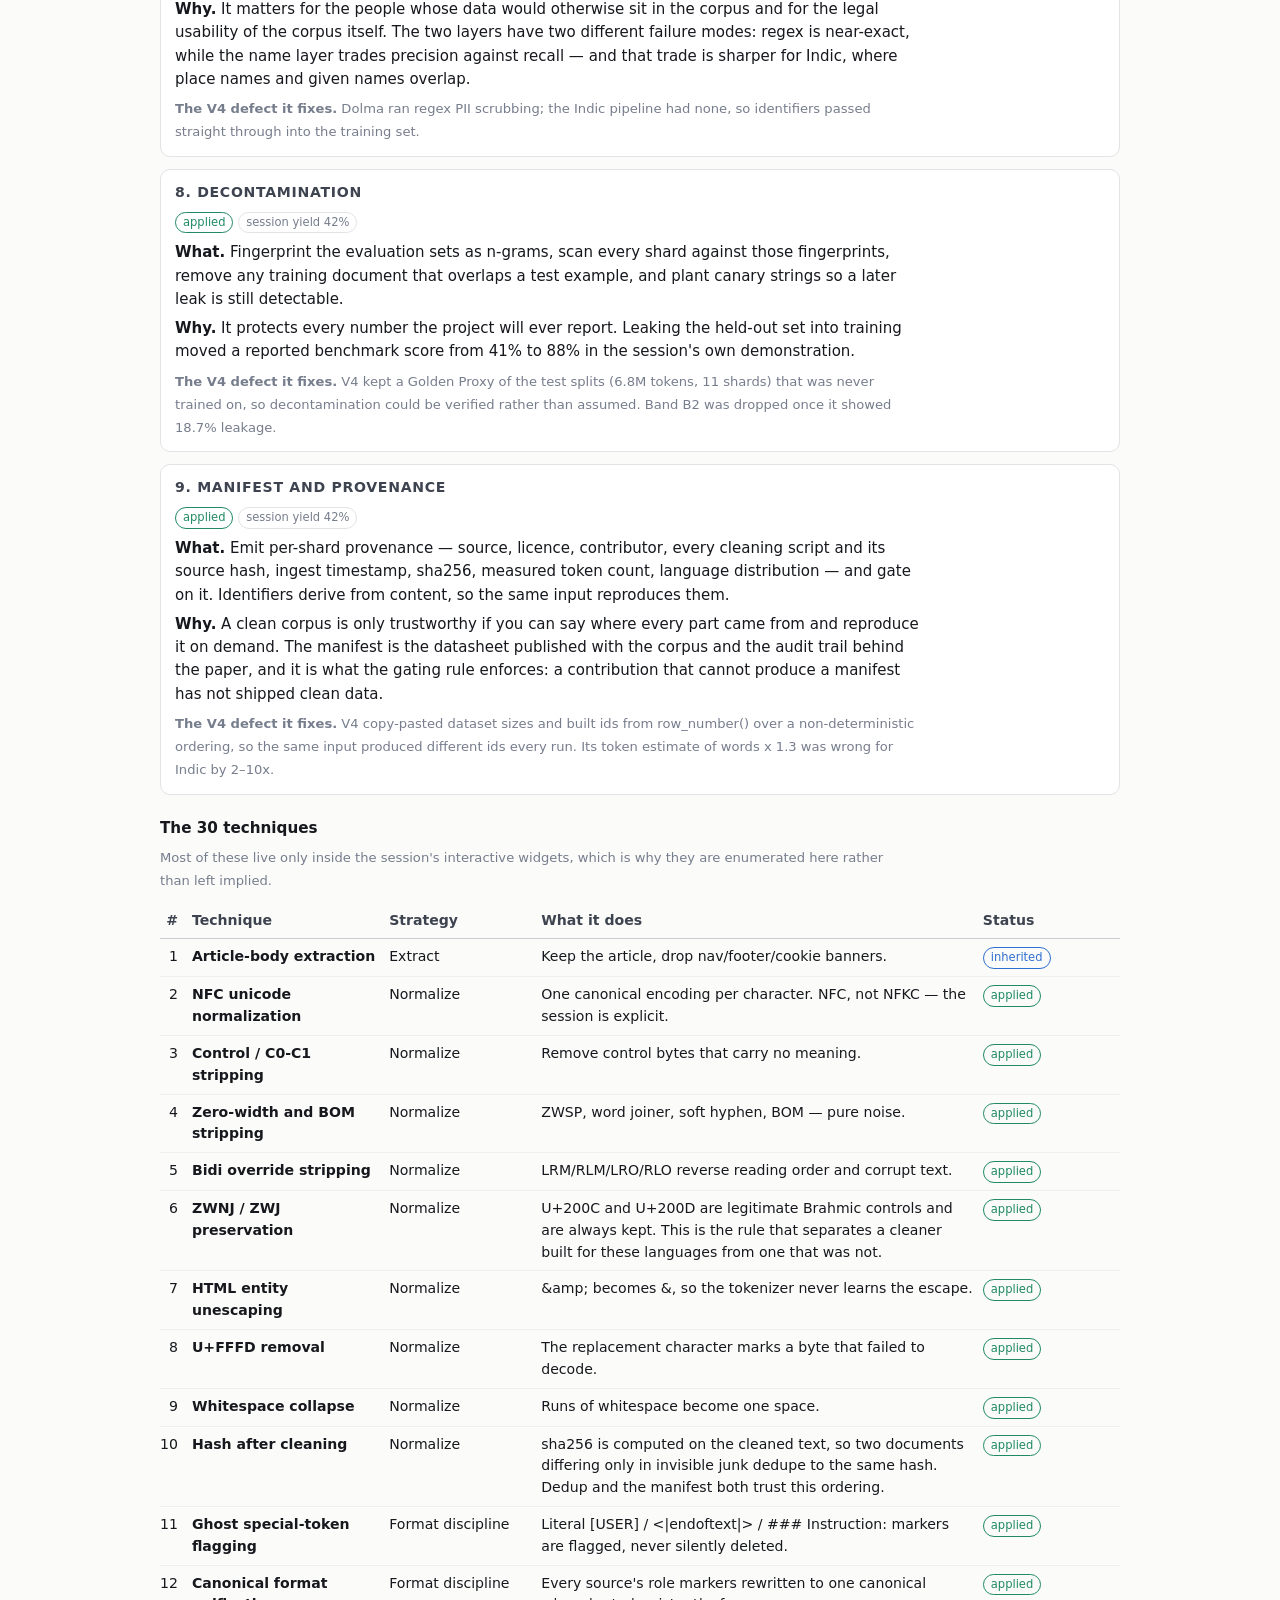
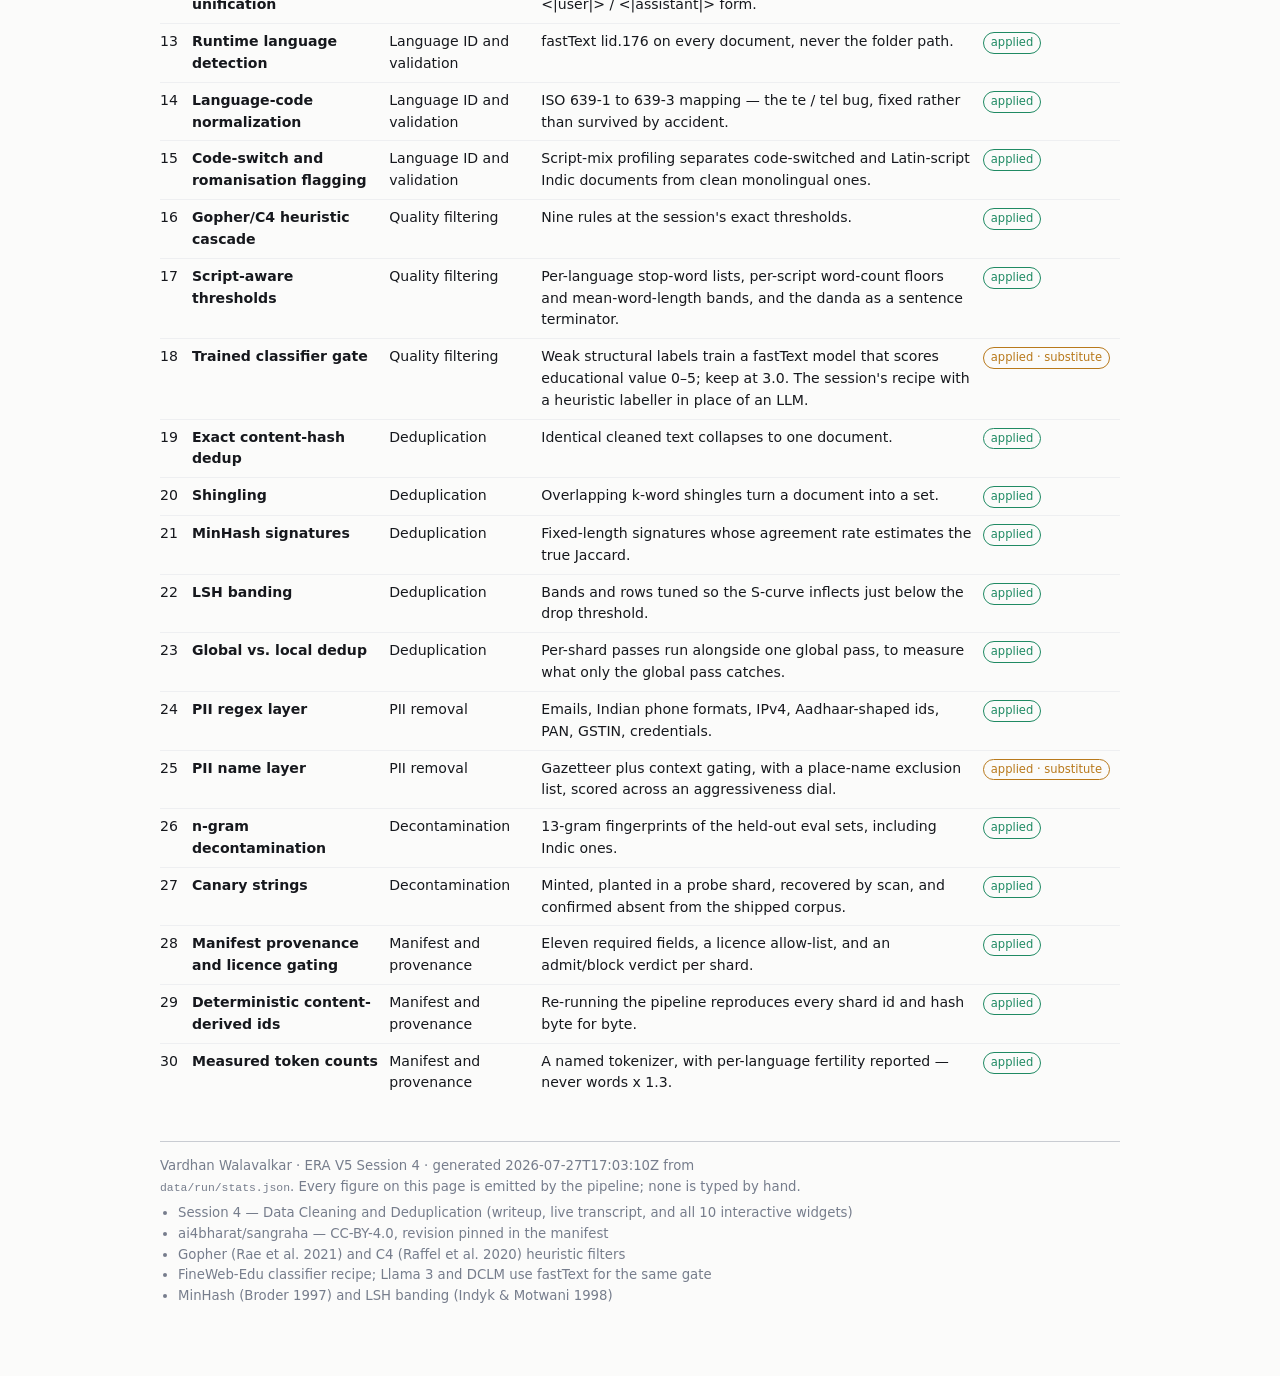
<file: ERA/V5/S4/assignment/site/index.html>
<!doctype html>
<html lang="en">
<head>
<meta charset="utf-8" />
<meta name="viewport" content="width=device-width, initial-scale=1" />
<title>Cleaning Sangraha — ERA V5 Session 4</title>
<style>
:root{
  color-scheme: light;
  --page:#fbfbfa; --surface:#fff; --ink:#16181d; --ink-2:#3d434f; --muted:#767d8c;
  --ring:#e2e3e6; --grid:#eeeff1; --baseline:#c9ccd2;
  --s1:#2f6fd0; --s2:#1f8a63; --s3:#c0397a; --s4:#b8791b; --s5:#0f8b96; --s6:#c25a2b;
  --good:#1f8a63; --warn:#b8791b; --bad:#c0392b; --tint:#f2f4f8;
}
@media (prefers-color-scheme: dark){
  :root{
    color-scheme: dark;
    --page:#14161a; --surface:#1b1e24; --ink:#e9ebef; --ink-2:#b9c0cc; --muted:#8b93a2;
    --ring:#2b3038; --grid:#252a31; --baseline:#454c57;
    --s1:#6ba3f0; --s2:#4fc196; --s3:#ef7fae; --s4:#e0a94a; --s5:#46bcc7; --s6:#e88a5c;
    --good:#4fc196; --warn:#e0a94a; --bad:#e8776a; --tint:#20242b;
  }
}
:root[data-theme="dark"]{
  color-scheme: dark;
  --page:#14161a; --surface:#1b1e24; --ink:#e9ebef; --ink-2:#b9c0cc; --muted:#8b93a2;
  --ring:#2b3038; --grid:#252a31; --baseline:#454c57;
  --s1:#6ba3f0; --s2:#4fc196; --s3:#ef7fae; --s4:#e0a94a; --s5:#46bcc7; --s6:#e88a5c;
  --good:#4fc196; --warn:#e0a94a; --bad:#e8776a; --tint:#20242b;
}
:root[data-theme="light"]{
  color-scheme: light;
  --page:#fbfbfa; --surface:#fff; --ink:#16181d; --ink-2:#3d434f; --muted:#767d8c;
  --ring:#e2e3e6; --grid:#eeeff1; --baseline:#c9ccd2;
  --s1:#2f6fd0; --s2:#1f8a63; --s3:#c0397a; --s4:#b8791b; --s5:#0f8b96; --s6:#c25a2b;
  --good:#1f8a63; --warn:#b8791b; --bad:#c0392b; --tint:#f2f4f8;
}
*{box-sizing:border-box}
body{margin:0;background:var(--page);color:var(--ink);
  font:15px/1.55 system-ui,-apple-system,"Segoe UI",Roboto,"Noto Sans",sans-serif;
  -webkit-text-size-adjust:100%}
main{max-width:1000px;margin:0 auto;padding:28px 20px 64px}
h1{font-size:1.5rem;line-height:1.25;margin:0 0 6px}
h2{font-size:1.0rem;text-transform:uppercase;letter-spacing:.06em;color:var(--ink-2);
  margin:34px 0 10px;padding-bottom:6px;border-bottom:1px solid var(--baseline)}
h3{font-size:.95rem;margin:22px 0 6px;color:var(--ink)}
p{margin:0 0 10px;max-width:78ch}
.sub{color:var(--muted);max-width:70ch;margin-bottom:14px}
.muted{color:var(--muted)}
small{font-size:.82rem}
code,.mono{font-family:ui-monospace,SFMono-Regular,Menlo,Consolas,monospace;font-size:.86em}
a{color:var(--s1)}

/* tabs */
.tabs{display:flex;flex-wrap:wrap;gap:4px;margin:18px 0 6px;
  border-bottom:1px solid var(--baseline);padding-bottom:0}
.tab{appearance:none;border:1px solid transparent;border-bottom:none;background:none;
  color:var(--muted);font:inherit;font-size:.9rem;padding:8px 13px;cursor:pointer;
  border-radius:8px 8px 0 0;margin-bottom:-1px}
.tab:hover{color:var(--ink)}
.tab[aria-selected="true"]{background:var(--surface);border-color:var(--ring);
  border-bottom:1px solid var(--surface);color:var(--ink);font-weight:600}
.panel{display:none;padding-top:14px}
.panel.on{display:block}

/* tiles */
.tiles{display:grid;grid-template-columns:repeat(auto-fit,minmax(150px,1fr));gap:10px;margin:14px 0}
.tile{background:var(--surface);border:1px solid var(--ring);border-radius:10px;padding:12px 13px}
.tile b{display:block;font-size:1.45rem;line-height:1.15;font-variant-numeric:tabular-nums}
.tile span{display:block;font-size:.78rem;color:var(--muted);margin-top:3px}
.tile em{font-style:normal;color:var(--muted);font-size:.78rem}

/* tables */
.tw{overflow-x:auto;margin:10px 0;-webkit-overflow-scrolling:touch}
table{border-collapse:collapse;width:100%;font-size:.88rem;min-width:min(100%,520px)}
th{text-align:left;font-weight:600;color:var(--ink-2);border-bottom:1px solid var(--baseline);
  padding:7px 10px 7px 0;white-space:nowrap}
td{border-bottom:1px solid var(--grid);padding:7px 10px 7px 0;vertical-align:top}
td.num,th.num{text-align:right;font-variant-numeric:tabular-nums;padding-right:14px}
tr:last-child td{border-bottom:none}

/* boxes */
.box{background:var(--surface);border:1px solid var(--ring);border-radius:10px;
  padding:12px 14px;margin:12px 0}
.box.tint{background:var(--tint)}
.box h4{margin:0 0 6px;font-size:.88rem;text-transform:uppercase;letter-spacing:.05em;color:var(--ink-2)}
.cols{display:grid;grid-template-columns:repeat(auto-fit,minmax(280px,1fr));gap:12px}

/* bars */
.bars{display:grid;grid-template-columns:max-content 1fr max-content;gap:5px 10px;align-items:center;margin:10px 0}
.bars .lb{font-size:.84rem;color:var(--ink-2);white-space:nowrap}
.trk{position:relative;height:15px;background:var(--grid);border-radius:4px;overflow:hidden}
.bar{position:absolute;left:0;top:0;bottom:0;border-radius:4px;background:var(--s1)}
.bar.b2{background:var(--s2)} .bar.b3{background:var(--s3)} .bar.b4{background:var(--s4)}
.bars .vl{font-size:.82rem;font-variant-numeric:tabular-nums;color:var(--muted);white-space:nowrap}
.refline{position:absolute;top:0;bottom:0;width:0;border-left:2px dashed var(--ink-2);opacity:.75}

/* dual bar (ours vs session) */
.dual .trk{height:22px;background:transparent}
.dual .bar{height:9px;top:1px}
.dual .bar.ref{top:12px;background:var(--baseline)}

.pill{display:inline-block;font-size:.72rem;padding:1px 7px;border-radius:99px;
  border:1px solid var(--ring);color:var(--muted);white-space:nowrap}
.pill.ok{color:var(--good);border-color:currentColor}
.pill.warn{color:var(--warn);border-color:currentColor}
.pill.bad{color:var(--bad);border-color:currentColor}
.pill.info{color:var(--s1);border-color:currentColor}

.kv{display:grid;grid-template-columns:max-content 1fr;gap:3px 12px;font-size:.86rem;margin:8px 0}
.kv dt{color:var(--muted)} .kv dd{margin:0;font-variant-numeric:tabular-nums}

pre{background:var(--tint);border:1px solid var(--ring);border-radius:8px;padding:10px 12px;
  overflow-x:auto;font-size:.8rem;line-height:1.45;margin:8px 0}
.ex{background:var(--tint);border:1px solid var(--ring);border-radius:8px;padding:9px 11px;
  margin:7px 0;font-size:.85rem;word-break:break-word}
.ex .lbl{font-size:.72rem;color:var(--muted);text-transform:uppercase;letter-spacing:.05em;
  display:block;margin-bottom:2px}
del{color:var(--bad);text-decoration:line-through;opacity:.85}
ins{color:var(--good);text-decoration:none;background:color-mix(in srgb,var(--good) 14%,transparent);
  border-radius:3px;padding:0 2px}
mark{background:color-mix(in srgb,var(--s4) 26%,transparent);color:inherit;border-radius:3px;padding:0 2px}
.zw{display:inline-block;border:1px dashed var(--baseline);border-radius:3px;padding:0 3px;
  font-size:.72em;color:var(--muted);vertical-align:middle}
.zw.keep{border-style:solid;border-color:var(--good);color:var(--good)}

footer{margin-top:40px;padding-top:14px;border-top:1px solid var(--baseline);
  color:var(--muted);font-size:.83rem}
footer ul{padding-left:18px;margin:6px 0}
.theme{position:absolute;top:20px;right:20px}
.theme button{appearance:none;background:var(--surface);border:1px solid var(--ring);
  color:var(--muted);border-radius:99px;padding:5px 11px;font:inherit;font-size:.8rem;cursor:pointer}
.hdr{position:relative}
@media (max-width:560px){ .theme{position:static;margin-bottom:10px} }
</style>
</head>
<body>
<main>
  <div class="hdr">
    <div class="theme"><button id="themeBtn" type="button">theme</button></div>
    <h1>Raw data is not training data</h1>
    <p class="sub" id="subtitle"></p>
  </div>

  <div class="tiles" id="heroTiles"></div>

  <nav class="tabs" role="tablist" id="tabs"></nav>

  <section class="panel on" id="p-strategies" role="tabpanel"></section>
  <section class="panel" id="p-dataset" role="tabpanel"></section>
  <section class="panel" id="p-run" role="tabpanel"></section>
  <section class="panel" id="p-deep" role="tabpanel"></section>
  <section class="panel" id="p-concerns" role="tabpanel"></section>
  <section class="panel" id="p-stats" role="tabpanel"></section>

  <footer id="foot"></footer>
</main>

<script>
const D = {"meta":{"generated":"2026-07-27T17:03:10Z","smoke":false,"runtime_s":456.0,"durations":{"02-normalize":77.9,"03-langid":62.5,"04-quality-heuristics":22.0,"04b-quality-classifier":54.0,"05-dedup":52.9,"06-pii":56.6,"07-decontaminate":70.3,"08-manifest":59.8}},"counts":{"pipeline_stages":8,"named_strategies":9,"techniques":30,"cross_cutting_concerns":8,"why":"Eight is the pipeline map and the instructor's stated minimum. Nine is the union of that map with the session's own closing list, which drops Extract and promotes format discipline. Thirty is the count of distinct named techniques inside those stages, most of which live only in the widgets.","instructor_quote":"Asked whether the eight sections were all that was required: “This is a minimal set… This is the minimum that you have to do.”","list_a":["Extract","Normalize","Language ID","Quality filter","Deduplicate","PII scrub","Decontaminate","Manifest"],"list_b":["Normalization","Format discipline","Quality filtering","Deduplication","Language validation","PII removal","Decontamination","The manifest"],"union_note":"List A has Extract and folds format discipline inside Normalize. List B drops Extract and makes format discipline first-class. Nine distinct strategies between them."},"stages":[{"n":1,"key":"extract","name":"Extract","session_kept":92,"what":"Turn raw HTML into clean prose: pull the article body out of the page and drop everything around it.","why":"Every page of a site repeats its header, menu, footer and legal boilerplate. Training on that is pure waste, and naive HTML stripping keeps it as if it were content.","v4_defect":"Extraction quality was compared in Session 3: naive stripping keeps nav and legal text as content.","applied":"inherited","applied_note":"Sangraha ships extracted text, and extraction was Session 3's stage. Accounted for at 100% here rather than re-run, and labelled as inherited everywhere it appears."},{"n":2,"key":"normalize","name":"Normalize","session_kept":88,"what":"NFC unicode normalization, HTML unescaping, removal of the replacement character, stripping of control / zero-width / bidi / BOM characters, whitespace collapse — and preservation of ZWNJ and ZWJ.","why":"A byte-level tokenizer sees every stray character, so an uncleaned corpus spends permanent vocabulary slots on zero-width spaces and broken byte fragments. But ZWNJ (U+200C) and ZWJ (U+200D) are legitimate Brahmic script controls: a cleaner that strips all invisible characters corrupts Indic text while believing it is helping.","v4_defect":"V4 had no clean_text() in any of its six ingestion scripts, which produced 46 garbage vocab tokens (18 zero-width, 20 broken utf-8, 4 HTML artifact, 4 private-use) plus ghost tags baked into the data.","applied":"yes"},{"n":3,"key":"format","name":"Format discipline","session_kept":null,"what":"Detect conversation markers written into the text as ordinary characters, and rewrite every source into one canonical format using the tokenizer's real special tokens.","why":"During pretraining the model learns literal markers as ordinary subwords; during SFT it meets the real special tokens, and holds two competing ideas of what a conversation looks like. The audit measured the waste at 15 pretrain tokens where 10 were wanted, and 23 where 8 were wanted.","v4_defect":"Four sources arrived in four incompatible formats and none used the tokenizer's real special tokens — the P0 root cause. The audit found [USER] x6, [SYSTEM] x2 and <|endoftext|> x3 inside the pretraining shards.","applied":"yes","applied_note":"Folded inside Normalize by the pipeline map; counted separately here because the session's own closing list makes it first-class."},{"n":4,"key":"langid","name":"Language ID and validation","session_kept":61,"what":"Detect the language of every document at runtime and validate it against the code its source claims. Quarantine mismatches; flag code-switched and romanised documents rather than shipping them into one bucket.","why":"Web-crawled data is mislabelled often enough that trusting the path pollutes the per-language pools. A Bengali document counted as Assamese inflates the Assamese total and starves the Bengali one, so every downstream sampling decision is computed on a corrupted denominator.","v4_defect":"V4 trusted the folder name (verified/asm/) with no runtime detection. Telugu was coded te where the pipeline expected tel, and only worked because a fallback happened to return the right value — the kind of bug that is most dangerous, the kind that works.","applied":"yes"},{"n":5,"key":"quality","name":"Quality filtering","session_kept":44,"what":"A cascade of nine Gopher/C4 heuristic rules, then a trained classifier scoring educational value 0–5, keeping documents at or above 3.0.","why":"Most of the web is not worth training on. But filtering is not a neutral cleaning step — it is a decision about which languages the model will be able to speak, and a chain of rules tuned on English scores much of the low-resource web as garbage.","v4_defect":"V4's OPUS selector used an English-heavy proxy that systematically under-valued Indic text, which forced an Always-ON bypass just to stop it discarding good Indic data.","applied":"yes"},{"n":6,"key":"dedup","name":"Deduplication","session_kept":43,"what":"Exact content-hash dedup, then near-duplicate detection: shingle each document, reduce to a MinHash signature, band the signatures with LSH to find candidates, confirm against true Jaccard. Then do it again globally rather than per shard.","why":"The naive picture — dropping identical documents — misses almost all real duplication, which is near-identical reposts. And duplication is global: two contributors can each dedup their own shard perfectly and still leave a document that appears in both.","v4_defect":"Sangraha, the Indic web crawl, had zero deduplication at any level. The audit flagged it as both wasted compute and a memorization risk at scale.","applied":"yes"},{"n":7,"key":"pii","name":"PII removal","session_kept":42,"what":"A regex layer for structured identifiers (emails, phones, IPs, national ids, credentials) and a name layer for the things that have no fixed shape.","why":"It matters for the people whose data would otherwise sit in the corpus and for the legal usability of the corpus itself. The two layers have two different failure modes: regex is near-exact, while the name layer trades precision against recall — and that trade is sharper for Indic, where place names and given names overlap.","v4_defect":"Dolma ran regex PII scrubbing; the Indic pipeline had none, so identifiers passed straight through into the training set.","applied":"yes"},{"n":8,"key":"decontaminate","name":"Decontamination","session_kept":42,"what":"Fingerprint the evaluation sets as n-grams, scan every shard against those fingerprints, remove any training document that overlaps a test example, and plant canary strings so a later leak is still detectable.","why":"It protects every number the project will ever report. Leaking the held-out set into training moved a reported benchmark score from 41% to 88% in the session's own demonstration.","v4_defect":"V4 kept a Golden Proxy of the test splits (6.8M tokens, 11 shards) that was never trained on, so decontamination could be verified rather than assumed. Band B2 was dropped once it showed 18.7% leakage.","applied":"yes"},{"n":9,"key":"manifest","name":"Manifest and provenance","session_kept":42,"what":"Emit per-shard provenance — source, licence, contributor, every cleaning script and its source hash, ingest timestamp, sha256, measured token count, language distribution — and gate on it. Identifiers derive from content, so the same input reproduces them.","why":"A clean corpus is only trustworthy if you can say where every part came from and reproduce it on demand. The manifest is the datasheet published with the corpus and the audit trail behind the paper, and it is what the gating rule enforces: a contribution that cannot produce a manifest has not shipped clean data.","v4_defect":"V4 copy-pasted dataset sizes and built ids from row_number() over a non-deterministic ordering, so the same input produced different ids every run. Its token estimate of words x 1.3 was wrong for Indic by 2–10x.","applied":"yes"}],"techniques":[{"name":"Article-body extraction","stage":"extract","what":"Keep the article, drop nav/footer/cookie banners.","status":"inherited"},{"name":"NFC unicode normalization","stage":"normalize","what":"One canonical encoding per character. NFC, not NFKC — the session is explicit.","status":"applied"},{"name":"Control / C0-C1 stripping","stage":"normalize","what":"Remove control bytes that carry no meaning.","status":"applied"},{"name":"Zero-width and BOM stripping","stage":"normalize","what":"ZWSP, word joiner, soft hyphen, BOM — pure noise.","status":"applied"},{"name":"Bidi override stripping","stage":"normalize","what":"LRM/RLM/LRO/RLO reverse reading order and corrupt text.","status":"applied"},{"name":"ZWNJ / ZWJ preservation","stage":"normalize","what":"U+200C and U+200D are legitimate Brahmic controls and are always kept. This is the rule that separates a cleaner built for these languages from one that was not.","status":"applied"},{"name":"HTML entity unescaping","stage":"normalize","what":"&amp; becomes &, so the tokenizer never learns the escape.","status":"applied"},{"name":"U+FFFD removal","stage":"normalize","what":"The replacement character marks a byte that failed to decode.","status":"applied"},{"name":"Whitespace collapse","stage":"normalize","what":"Runs of whitespace become one space.","status":"applied"},{"name":"Hash after cleaning","stage":"normalize","what":"sha256 is computed on the cleaned text, so two documents differing only in invisible junk dedupe to the same hash. Dedup and the manifest both trust this ordering.","status":"applied"},{"name":"Ghost special-token flagging","stage":"format","what":"Literal [USER] / <|endoftext|> / ### Instruction: markers are flagged, never silently deleted.","status":"applied"},{"name":"Canonical format unification","stage":"format","what":"Every source's role markers rewritten to one canonical <|user|> / <|assistant|> form.","status":"applied"},{"name":"Runtime language detection","stage":"langid","what":"fastText lid.176 on every document, never the folder path.","status":"applied"},{"name":"Language-code normalization","stage":"langid","what":"ISO 639-1 to 639-3 mapping — the te / tel bug, fixed rather than survived by accident.","status":"applied"},{"name":"Code-switch and romanisation flagging","stage":"langid","what":"Script-mix profiling separates code-switched and Latin-script Indic documents from clean monolingual ones.","status":"applied"},{"name":"Gopher/C4 heuristic cascade","stage":"quality","what":"Nine rules at the session's exact thresholds.","status":"applied"},{"name":"Script-aware thresholds","stage":"quality","what":"Per-language stop-word lists, per-script word-count floors and mean-word-length bands, and the danda as a sentence terminator.","status":"applied"},{"name":"Trained classifier gate","stage":"quality","what":"Weak structural labels train a fastText model that scores educational value 0–5; keep at 3.0. The session's recipe with a heuristic labeller in place of an LLM.","status":"applied-substitute"},{"name":"Exact content-hash dedup","stage":"dedup","what":"Identical cleaned text collapses to one document.","status":"applied"},{"name":"Shingling","stage":"dedup","what":"Overlapping k-word shingles turn a document into a set.","status":"applied"},{"name":"MinHash signatures","stage":"dedup","what":"Fixed-length signatures whose agreement rate estimates the true Jaccard.","status":"applied"},{"name":"LSH banding","stage":"dedup","what":"Bands and rows tuned so the S-curve inflects just below the drop threshold.","status":"applied"},{"name":"Global vs. local dedup","stage":"dedup","what":"Per-shard passes run alongside one global pass, to measure what only the global pass catches.","status":"applied"},{"name":"PII regex layer","stage":"pii","what":"Emails, Indian phone formats, IPv4, Aadhaar-shaped ids, PAN, GSTIN, credentials.","status":"applied"},{"name":"PII name layer","stage":"pii","what":"Gazetteer plus context gating, with a place-name exclusion list, scored across an aggressiveness dial.","status":"applied-substitute"},{"name":"n-gram decontamination","stage":"decontaminate","what":"13-gram fingerprints of the held-out eval sets, including Indic ones.","status":"applied"},{"name":"Canary strings","stage":"decontaminate","what":"Minted, planted in a probe shard, recovered by scan, and confirmed absent from the shipped corpus.","status":"applied"},{"name":"Manifest provenance and licence gating","stage":"manifest","what":"Eleven required fields, a licence allow-list, and an admit/block verdict per shard.","status":"applied"},{"name":"Deterministic content-derived ids","stage":"manifest","what":"Re-running the pipeline reproduces every shard id and hash byte for byte.","status":"applied"},{"name":"Measured token counts","stage":"manifest","what":"A named tokenizer, with per-language fertility reported — never words x 1.3.","status":"applied"}],"concerns":[{"name":"Filter bias against low-resource scripts","status":"handled","detail":"The central finding of this run. The nine rules were executed twice, English-tuned and script-aware, and the gap between them measured per language."},{"name":"Licence and attribution","status":"handled","detail":"Sangraha is CC-BY-4.0: shippable with an attribution obligation, which is recorded on every shard and checked against an allow-list before admission. The session's own caution stands — a project wanting an MIT-licensed model should not train on it."},{"name":"Determinism and reproducibility","status":"handled","detail":"Source revision pinned, ids derived from content, timestamps derived from input rather than wall clock, and a two-run assert that shard ids and hashes come back byte-identical."},{"name":"Memorisation risk from duplication","status":"handled","detail":"Near-duplicate removal at Jaccard 0.67, the transcript's stated threshold, with the local-versus-global gap measured rather than assumed."},{"name":"Undeclared machine-translated content","status":"flagged","detail":"Roughly 65% of Sangraha is machine-translated or synthetic, and the split it sits in does not say which documents. Detecting translationese is out of scope here; the risk is recorded on the datasheet instead of being quietly inherited."},{"name":"Toxicity and values filtering","status":"deferred","detail":"Deferred deliberately, matching the session: asked whether the quality cascade handles political or ideological bias, the answer was “Not yet — the LLM-labelled classifier needs to kick in here.” Doing it with a keyword list would be worse than not doing it."},{"name":"Malicious and poisoned data","status":"deferred","detail":"An acknowledged gap in the session too — no stage owns it, and the answer given was that the cohort has to write that script itself. Named here rather than left implied."},{"name":"Code-aware cleaning","status":"not-applicable","detail":"Whitespace must never be collapsed in code, and licence headers should go while code comments stay. This slice is prose, so the rule is stated but not exercised; a code pool would need a separate cleaner."}],"rationale":[{"stat":"Per-stage survival, in documents and tokens","why":"A cleanup is a sequence of decisions to discard. The only honest summary is how much each decision discarded and at what point, which is why the descent is reported per stage rather than as one retention figure."},{"stat":"Tokens as well as documents","why":"Documents and tokens do not fall together. A stage that drops many short documents costs little; one that drops a few long ones costs a lot. Reporting only documents hides which is which."},{"stat":"Counterfactual, not just outcome","why":"For the two stages where the design choice is contested — the quality filter and dedup — the alternative was also run: English-tuned versus script-aware, and local versus global. A retention number without its counterfactual cannot tell you whether the filter or the text was broken."},{"stat":"Per-language, never only in aggregate","why":"The whole risk in an Indic corpus is a stage that behaves differently by language. An aggregate keep-rate would have concealed the single largest finding in this run."},{"stat":"Measured, with the measuring instrument named","why":"Token counts come from a named tokenizer with its per-language fertility published, because words x 1.3 is wrong for Indic by 2–10x and that error propagates into every budget."},{"stat":"Negative and near-zero results kept","why":"Stages that found little are reported at what they found. A cleanup report that only lists large numbers is selecting its own evidence."}],"citations":["Session 4 — Data Cleaning and Deduplication (writeup, live transcript, and all 10 interactive widgets)","ai4bharat/sangraha — CC-BY-4.0, revision pinned in the manifest","Gopher (Rae et al. 2021) and C4 (Raffel et al. 2020) heuristic filters","FineWeb-Edu classifier recipe; Llama 3 and DCLM use fastText for the same gate","MinHash (Broder 1997) and LSH banding (Indyk & Motwani 1998)"],"session_yield":[{"stage":"Raw","pct":100},{"stage":"Extract","pct":92},{"stage":"Normalize","pct":88},{"stage":"Language ID","pct":61},{"stage":"Quality filter","pct":44},{"stage":"Deduplicate","pct":43},{"stage":"PII scrub","pct":42},{"stage":"Decontaminate","pct":42},{"stage":"Manifest","pct":42}],"headline":{"dataset":"ai4bharat/sangraha","revision":"8b813c3f62d37b2fa174d68c31e8b35ae2fe85e8","license":"CC-BY-4.0","docs_in":64712,"tokens_in":48008963,"docs_out":60174,"tokens_out":43450641,"doc_retention_pct":92.99,"token_retention_pct":90.51,"shards":13,"shards_admitted":13},"descent":[{"stage":"0. Raw slice","docs":64712,"pct_docs":100.0,"dropped":0},{"stage":"1. Extract","docs":64712,"pct_docs":100.0,"dropped":0,"inherited":true,"note":"Sangraha ships extracted text; extraction was Session 3's stage."},{"stage":"2. Normalize","docs":64712,"pct_docs":100.0,"dropped":0},{"stage":"3. Language ID","docs":64268,"pct_docs":99.31,"dropped":444},{"stage":"4a. Quality (Gopher/C4)","docs":60943,"pct_docs":94.18,"dropped":3325},{"stage":"4b. Quality (classifier)","docs":60909,"pct_docs":94.12,"dropped":34},{"stage":"5. Deduplicate","docs":60631,"pct_docs":93.69,"dropped":278},{"stage":"6. PII scrub","docs":60631,"pct_docs":93.69,"dropped":0},{"stage":"7. Decontaminate","docs":60174,"pct_docs":92.99,"dropped":457},{"stage":"8. Manifest","docs":60174,"pct_docs":92.99,"dropped":0}],"integrity":{"docs_checked":60174,"noise_chars_surviving":0,"no_noise_survives":true,"raw_docs_with_indic_joiners":1,"raw_joiner_docs_surviving_to_output":0,"shipped_docs_with_indic_joiners":1,"joiner_docs_from_html_unescape":1,"joiner_docs_that_lost_them":0,"joiners_preserved":true,"note":"A cleaner that stripped every invisible character would ship zero documents containing ZWNJ or ZWJ. Joiners present as literal characters were preserved, and so were joiners that only appear after HTML unescaping turns `&zwj;` into U+200D -- which works only because unescaping runs before noise stripping and the noise pattern exempts the two joiners."},"dataset":{"id":"ai4bharat/sangraha","revision":"8b813c3f62d37b2fa174d68c31e8b35ae2fe85e8","license":"CC-BY-4.0","sources":[{"key":"unv-hin","pool":"unverified","claimed":"hin","path":"unverified/hin/data-0.parquet","rows_in_file":149796,"mb":378.7,"sha256":"3d2d2100eb8ac4e94905fbb8d7e30539d63ab39c0760c59cbdcca429fb56443c","docs":17951,"tokens":13093717,"sampling":{"mode":"contiguous blocks spread across the shard","blocks":7,"block_len_docs":2564,"block_gap_rows":21399}},{"key":"ver-hin","pool":"verified","claimed":"hin","path":"verified/hin/data-0.parquet","rows_in_file":174763,"mb":378.1,"sha256":"001c615cca156edb0f99e7bdeabfa33fa6135f85d379b85999d8e071e3475d85","docs":18306,"tokens":12000115,"sampling":{"mode":"contiguous blocks spread across the shard","blocks":7,"block_len_docs":2841,"block_gap_rows":24966}},{"key":"ver-tel","pool":"verified","claimed":"tel","path":"verified/tel/data-0.parquet","rows_in_file":174762,"mb":373.2,"sha256":"76d2a831ba03f3c2c4b29a19b63a45ed03f308614863cf229649a94c82367b6b","docs":15077,"tokens":10001774,"sampling":{"mode":"contiguous blocks spread across the shard","blocks":6,"block_len_docs":2626,"block_gap_rows":29127}},{"key":"ver-eng","pool":"verified","claimed":"eng","path":"verified/eng/data-0.parquet","rows_in_file":349525,"mb":596.0,"sha256":"3c080ef54239f17351162353e9ee957f9fdd6d158570e27186480805231bdade","docs":10685,"tokens":7907145,"sampling":{"mode":"contiguous blocks spread across the shard","blocks":4,"block_len_docs":2671,"block_gap_rows":87381}},{"key":"ver-asm","pool":"verified","claimed":"asm","path":"verified/asm/data-0.parquet","rows_in_file":110238,"mb":328.0,"sha256":"f2edb84689abeec21c44436342f9805c6a83baabeb0093ef797f9c9ea249be25","docs":2693,"tokens":5006212,"sampling":{"mode":"contiguous blocks spread across the shard","blocks":1,"block_len_docs":2870,"block_gap_rows":110238}}]},"normalize":{"docs_in":64712,"docs_out":64712,"noise_by_class":{"bidi":46,"replacement":48,"control":7,"private_use":15,"zero_width":1},"noise_total":117,"joiners_kept":{"ZWJ":231},"entity_docs":7,"nfc_docs":276,"ghost_docs":0,"ghost_by_kind":{},"ghost_total":0,"unified":0,"garbage_before":2,"garbage_after":1,"byte_fallback":102,"garbage_scanned":40000,"chars_removed":80552,"examples":[{"id":"unv-hin:80e9f33565152c4159411b6b5d9b3b4528a33b7fae7754852501b65015fb32b2","src":"unv-hin","removed":{"bidi":3},"joiners_in_doc":{},"chars_before":6007,"chars_after":6003},{"id":"unv-hin:a9fe34df0139785dc2ca86810029a48ac7140c95bdf2868ba68dfea7e91a6eb1","src":"unv-hin","removed":{"replacement":4},"joiners_in_doc":{},"chars_before":6410,"chars_after":6405},{"id":"unv-hin:0fadcd898625311232551fdda3d0844172a31dae69a09bbf8b7966c9991970d5","src":"unv-hin","removed":{"bidi":9},"joiners_in_doc":{},"chars_before":6554,"chars_after":6544},{"id":"unv-hin:140ec45813d3ec94473c76c5cfc10f352a8308e35ebdbf5e6fa24d22b101db78","src":"unv-hin","removed":{"control":3},"joiners_in_doc":{},"chars_before":1737,"chars_after":1733}]},"langid":{"detector":"fastText lid.176.ftz (176 languages)","docs_in":64712,"docs_out":64268,"verdicts":{"MATCH":61206,"CODE_SWITCHED":3062,"ROMANIZED":6,"LOW_CONFIDENCE":277,"MISMATCH":161},"mean_conf":0.9779,"mismatches":161,"folder_trust_catches":0,"naive_iso_bug":64308,"code_switched":3062,"romanized":6,"denominator":{"asm":{"tokens_if_folder_trusted":5006212,"tokens_after_detection":4953536,"delta":-52676},"az":{"tokens_if_folder_trusted":0,"tokens_after_detection":7631,"delta":7631},"ben":{"tokens_if_folder_trusted":0,"tokens_after_detection":41973,"delta":41973},"cy":{"tokens_if_folder_trusted":0,"tokens_after_detection":2886,"delta":2886},"eng":{"tokens_if_folder_trusted":7907145,"tokens_after_detection":7800181,"delta":-106964},"fi":{"tokens_if_folder_trusted":0,"tokens_after_detection":820,"delta":820},"fr":{"tokens_if_folder_trusted":0,"tokens_after_detection":149,"delta":149},"fy":{"tokens_if_folder_trusted":0,"tokens_after_detection":3390,"delta":3390},"guj":{"tokens_if_folder_trusted":0,"tokens_after_detection":2597,"delta":2597},"hin":{"tokens_if_folder_trusted":25093832,"tokens_after_detection":25086607,"delta":-7225},"hr":{"tokens_if_folder_trusted":0,"tokens_after_detection":884,"delta":884},"id":{"tokens_if_folder_trusted":0,"tokens_after_detection":29219,"delta":29219},"it":{"tokens_if_folder_trusted":0,"tokens_after_detection":516,"delta":516},"ku":{"tokens_if_folder_trusted":0,"tokens_after_detection":2304,"delta":2304},"mal":{"tokens_if_folder_trusted":0,"tokens_after_detection":621,"delta":621},"mar":{"tokens_if_folder_trusted":0,"tokens_after_detection":4146,"delta":4146},"mg":{"tokens_if_folder_trusted":0,"tokens_after_detection":2633,"delta":2633},"nl":{"tokens_if_folder_trusted":0,"tokens_after_detection":214,"delta":214},"no":{"tokens_if_folder_trusted":0,"tokens_after_detection":7321,"delta":7321},"ory":{"tokens_if_folder_trusted":0,"tokens_after_detection":1305,"delta":1305},"pan":{"tokens_if_folder_trusted":0,"tokens_after_detection":1015,"delta":1015},"ro":{"tokens_if_folder_trusted":0,"tokens_after_detection":3021,"delta":3021},"san":{"tokens_if_folder_trusted":0,"tokens_after_detection":11497,"delta":11497},"sq":{"tokens_if_folder_trusted":0,"tokens_after_detection":2941,"delta":2941},"sr":{"tokens_if_folder_trusted":0,"tokens_after_detection":984,"delta":984},"tam":{"tokens_if_folder_trusted":0,"tokens_after_detection":6583,"delta":6583},"tel":{"tokens_if_folder_trusted":10001774,"tokens_after_detection":10012138,"delta":10364},"tk":{"tokens_if_folder_trusted":0,"tokens_after_detection":1660,"delta":1660},"tl":{"tokens_if_folder_trusted":0,"tokens_after_detection":9712,"delta":9712},"tr":{"tokens_if_folder_trusted":0,"tokens_after_detection":1893,"delta":1893},"urd":{"tokens_if_folder_trusted":0,"tokens_after_detection":8360,"delta":8360},"uz":{"tokens_if_folder_trusted":0,"tokens_after_detection":226,"delta":226}},"pairs":{"hin->hin":36243,"tel->tel":15054,"eng->eng":10465,"asm->asm":2546,"asm->eng":46,"eng->tam":27,"asm->ben":27,"eng->id":26,"eng->hin":26,"eng->tl":19,"eng->tel":15,"eng->es":14,"asm->uz":9,"asm->es":8,"eng->cy":7,"asm->tl":7,"hin->eng":6,"eng->hr":6,"asm->et":6,"tel->tam":5,"eng->fi":5,"eng->it":5,"eng->eo":5,"asm->pl":5,"asm->id":5,"asm->it":5,"tel->id":4,"eng->ku":4,"eng->fr":4,"eng->sr":4,"eng->no":4,"asm->fi":4,"asm->cy":4,"hin->mar":3,"hin->san":3,"tel->tl":3,"eng->ory":3,"eng->tr":3,"eng->sq":3,"asm->ms":3},"mismatch_examples":[{"id":"ver-hin:dfc15c26d2340d36d297624b09b7b0e2e459dbf8aa159698d2832a5104e3ef56","src":"ver-hin","claimed":"hin","detected":"san","confidence":0.569,"script_profile":{"Deva":1.0},"excerpt":"ग्रहणी कामला सूची छर्दिर्मूर्च्छाश्मरी तृषाः । डाकिनी शाकिनी घोरा इत्यैता बाह्यहेतुकाः ॥ एवं परिवृतं दृष्ट्वा स्वसैन्यमविचारयत् । मत्तः कस्त्वधिको लोके न जाने भवितव्यताम् ॥ ब्रह्मविष्णुमहेशाव्याः हननीया भयार्दतः । एवं वि"},{"id":"ver-hin:9951ed19a17f07076709a9fa53a23c36c4f373cd1dedf440c95f9f7cc7fa8c92","src":"ver-hin","claimed":"hin","detected":"san","confidence":0.537,"script_profile":{"Deva":1.0},"excerpt":"480 : ललितविस्तर\nपुरे`चरति पिण्डम् ।।753 ।। केचिद् अवोचल्छको देवराजः, अपरे भणन्ति सुयामो देवपुत्रः । तथापि संतुपितं वा निमितरच, अपरे भणन्ति सुनिमित एष देवः ॥ 754।। केचित् पुनर्भणन्ति चन्द्रसूर्यो, तथापि च राहुर्बलिश्च वे"},{"id":"ver-hin:833c643200d64b8fe5493b93874052d96bb27a1bf10b940c1594a7524312418e","src":"ver-hin","claimed":"hin","detected":"san","confidence":0.536,"script_profile":{"Deva":1.0},"excerpt":"अग्निहोत्रे च चिरम् अङ्गिरसो भयात् । अथ शतश् च भगवान् गौतमेन पुरन्दरः । अहल्यां कामयानो वै धर्मार्थं च न हिंसितः । यथा समुद्रो नृपते पूर्णो सृष्टश् च वारिणा । ब्राह्मणैर् अभिशनः सन् बभूव लवणोदकः । • . ११. दण्डकानाम् महद्"},{"id":"ver-hin:812088fc430a3cde572ddcd86db57bdb94dd99430c08c743fecc59d83465dd3d","src":"ver-hin","claimed":"hin","detected":"mar","confidence":0.526,"script_profile":{"Deva":1.0},"excerpt":"कवि अब्दुल रहमानकृत सन्देशरासक [ १७१\nवातनी खात्री होय के कर्ता हयात नथी किंतु कीर्तिशेष धयेलो छे, तो ए तेना मुखशी सांभळवानी संभावना न करी शके. एथी कदाच टिप्पनकार अने रासकार समसमथी होय एम बनवा जोग छे. अथवा टिप्पनकार पहेला","note":"Detector says Marathi; text is actually Old Gujarati (opens with Sandesh Rasak, 13th c.) written in Devanagari, a script lid.176 essentially never sees Gujarati in. Neither the folder label (hin) nor the detector (mar) is right -- illustrates that runtime detection is evidence, not ground truth."},{"id":"ver-tel:c99f5484bd4c490daf2f9f3cc8392c08e4856b94d4f7671f1505101b98e61940","src":"ver-tel","claimed":"tel","detected":"hin","confidence":0.987,"script_profile":{"Latn":0.074,"Deva":0.926},"excerpt":"What does it\nmean ?\nFor & elecburi field JXE =\n7. = Ple\nइस मामले का होना जरूरी नहीं है; उदाहरण के लिए कहिए यदि मैं एक भू-संपर्कित गोले के अंदर आवेश लेता हूं। फिर, यह आवेश, चूंकि यह एक धात्विक भू-संपर्कित गोले द्वारा परिर"}],"codeswitch_examples":[{"id":"unv-hin:7db41d2e8bba7c440fec92d24bf4a8c77dca614c13605a461a900eeea9c4e6e8","claimed":"hin","detected":"hin","latin_fraction":0.31,"excerpt":"बुजुर्गों में रोग प्रतिरोधक क्षमता कैसे बढ़ाये [How To Increase Immunity In The Elderly In Hindi]\\nHome हेल्थ बुजुर्गों में रोग प्रतिरोधक क्षमता कैसे बढ़ाये\\nबुजुर्गों में रोग प्रतिरोधक क्षमता कैसे बढ़ाये? :\\nबुजुर्गों म"},{"id":"unv-hin:7de6b8e515c921a1527c460c3d22c33c2abbb7ec932e94070cce469f5b79128d","claimed":"hin","detected":"hin","latin_fraction":0.226,"excerpt":"पिछले दो दिनों से एक अंकल के डांस का वीडियो इन दिनों सोशल मीडिया पर तेजी से वायरल हो रहा है। वायरल विडियो में अंकल किसी पार्टी परफॉर्मेंस में स्टेज पर 1987 में आई बॉलीवुड एक्टर गोविंदा की फिल्म 'खुदगर्ज' का गाना 'आप के आ"},{"id":"unv-hin:7e3ec79456b86635b2113b8de964862356fe7a9e0880ecb332b57ce5e1b6ee60","claimed":"hin","detected":"hin","latin_fraction":0.265,"excerpt":"हेलो दोस्तों ! अगर आपका फ़ोन या आपके दोस्त या परिवार के किसी मेंबर का फ़ोन कहीं चोरी या गुम हो गया है तो आपको परेशान होने की ज़रूरत नहीं हैं आप इसे आसानी से Track कर सकते हैं। केंद्र सरकार के दूरसंचार मंत्री श्री रविशंकर"}]},"quality":{"rules":["mean_word_length","symbol_to_word_ratio","lines_end_in_terminal_punct","duplicate_line_fraction","top_2gram_fraction","common_stopwords_present","bullet_line_ratio","ellipsis_line_ratio","document_word_count"],"thresholds":{"mean_word_len":[3.0,10.0],"symbol_ratio_max":0.1,"terminal_punct_min":0.3,"dup_line_max":0.3,"top_2gram_max":0.2,"stopwords_min":2,"bullet_ratio_max":0.9,"ellipsis_ratio_max":0.3,"word_count":[50,100000]},"overrides":{"Telu":{"word_count":[25,100000],"mean_word_len":[3.0,16.0]},"Taml":{"word_count":[25,100000],"mean_word_len":[3.0,16.0]},"Knda":{"word_count":[25,100000],"mean_word_len":[3.0,16.0]},"Mlym":{"word_count":[20,100000],"mean_word_len":[3.0,20.0]},"Deva":{"word_count":[35,100000],"mean_word_len":[3.0,12.0]},"Beng":{"word_count":[35,100000],"mean_word_len":[3.0,12.0]},"Guru":{"word_count":[35,100000],"mean_word_len":[3.0,12.0]},"Gujr":{"word_count":[35,100000],"mean_word_len":[3.0,12.0]},"Orya":{"word_count":[35,100000],"mean_word_len":[3.0,12.0]},"Arab":{"word_count":[35,100000],"mean_word_len":[3.0,12.0]}},"docs_in":64268,"docs_out":60943,"kept":{"english_tuned":11820,"script_aware":60943},"keep_rate":{"english_tuned":0.1839,"script_aware":0.9483},"failures":{"english_tuned":{"common_stopwords_present":50165,"lines_end_in_terminal_punct":30329,"bullet_line_ratio":153,"ellipsis_line_ratio":52,"duplicate_line_fraction":100,"document_word_count":807,"mean_word_length":14,"top_2gram_fraction":21,"symbol_to_word_ratio":18},"script_aware":{"lines_end_in_terminal_punct":1412,"bullet_line_ratio":153,"ellipsis_line_ratio":52,"duplicate_line_fraction":100,"document_word_count":241,"common_stopwords_present":1636,"mean_word_length":4,"top_2gram_fraction":21,"symbol_to_word_ratio":18}},"rescued":49163,"rescued_tokens":35627196,"rescued_by_lang":{"hin":34476,"tel":12312,"asm":2375},"rescued_by_rule":{"common_stopwords_present":47381,"lines_end_in_terminal_punct":28733,"document_word_count":309,"mean_word_length":1},"per_lang":{"hin":{"docs":36233,"en_kept":955,"sa_kept":35431,"tokens":25047011,"sa_tokens":23662677},"tel":{"docs":15054,"en_kept":743,"sa_kept":13015,"tokens":9966096,"sa_tokens":8766567},"eng":{"docs":10435,"en_kept":10083,"sa_kept":10083,"tokens":7572140,"sa_tokens":7433802},"asm":{"docs":2546,"en_kept":39,"sa_kept":2414,"tokens":4735774,"sa_tokens":4539688}},"examples":[{"id":"unv-hin:7d54e80b012eacaba53561c1e4a3311299c403481b12b2037c6b42f0a65acd57","lang":"hin","failed_under_english_rules":["common_stopwords_present"],"n_words":273,"mean_word_len":3.96,"term_ascii_frac":1.0,"term_any_frac":1.0,"excerpt":"बनारस से प्रकाशित \"पूर्वांचल आजकल\" के बंद होने की चर्चा । No. 1 Indian Media News Portal\\nबनारस से प्रकाशित \"पूर्वांचल आजकल\" के बंद होने की चर्चा\\nबनारस से प्रकाशित सांध्य दैनिक के बंद होने की चर्चाएं हैं. अखबार पिछले कुछ दिनों से शहर में न"},{"id":"unv-hin:7d5c516f5a630d4c1dfb07150de2f531156415c4f1c29dc84ce5ab56a7969063","lang":"hin","failed_under_english_rules":["common_stopwords_present"],"n_words":284,"mean_word_len":4.31,"term_ascii_frac":0.917,"term_any_frac":0.917,"excerpt":"स्वेता त्रिपाठी एक भारतीय न्यूज़ एंकर और पत्रकार हैं, वह रिपब्लिक भारत न्यूज़ चैनल पर सीनियर न्यूज़ एंकर कार्य करती हैं. उन्होंने भारत के मशहूर न्यूज़ चैनल जैसे जी न्यूज़ और इंडिया टीवी के लिए काम किया हैं.\nस्वेता त्रिपाठी मूल रूप से दिल्ली"},{"id":"unv-hin:7d5ca3193e4e4e52bf4acc3427d2af96c289b0c5bc71082a6734d4e735ae95a9","lang":"hin","failed_under_english_rules":["lines_end_in_terminal_punct","common_stopwords_present"],"n_words":286,"mean_word_len":4.23,"term_ascii_frac":0.0,"term_any_frac":0.833,"excerpt":"यूएई में फंसे भारतीयों को कोरोनोवायरस संकट के दौरान अपने गृह देश में वापस ले जाने की आशा है, क्योंकि भारतीय नागरिक उड्डयन नियामक 'विशेष रूप से अनुमोदित उड़ानों' पर विचार कर रहा है।\nयूएई में भारतीय अधिकारी और मिशन इन उड़ानों को शुरू किए जाने"},{"id":"unv-hin:7d66efc01b0cd7a7230f8cc88fe80ca41d5a94dcff36532d238462bbcf01e785","lang":"hin","failed_under_english_rules":["common_stopwords_present"],"n_words":186,"mean_word_len":3.97,"term_ascii_frac":1.0,"term_any_frac":1.0,"excerpt":"भारतीय टीम के दिग्गज ऑफ स्पिनर हरभजन सिंह ( Harbhajan Singh) इन दिनों अपनी अपकमिंग फिल्म 'फ्रेंडशिप' (Friendship) को लेकर सुपर एक्साइडेट हैं. वह आए दिन ही सोशल अकाउंट पर फ्रेंडशिप से संबंधित कुछ न कुछ जानकारी फैंस के साथ साझा करते हैं. हाल "}],"stopword_sizes":{"eng":32,"hin":34,"mar":21,"nep":20,"san":16,"ben":25,"asm":25,"tel":25,"tam":15,"urd":18}},"classifier":{"skipped":false,"model":"fastText supervised, dim=64, wordNgrams=2, epoch=8","labeller":"structural weak labels (boilerplate, link, digit, variety, sentence regularity)","threshold":3.0,"dist":{"1":3,"2":54,"3":694,"4":5531,"5":33718},"train":32000,"test":8000,"acc":0.8377,"acc1":0.9838,"docs_in":60943,"docs_out":60909,"hist":{"2":13,"3":114,"4":6429,"5":54387},"per_lang":{"hin":{"docs":35431,"kept":35410,"mean_score":4.821},"tel":{"docs":13015,"kept":13013,"mean_score":4.876},"eng":{"docs":10083,"kept":10073,"mean_score":4.916},"asm":{"docs":2414,"kept":2413,"mean_score":4.928}},"caveat":"The labels are weak/heuristic, not LLM-generated. The classifier reproduces the mechanism and its cost profile, not FineWeb-Edu's quality."},"dedup":{"config":{"shingle_k":5,"permutations":126,"bands":18,"rows_per_band":7,"lsh_threshold":0.6617,"jaccard_drop_threshold":0.67,"shingle_window_words":1200},"demo":{"k":5,"bands":6,"rows":4,"permutations":24,"lsh_threshold":0.639},"docs_in":60909,"docs_out":60631,"exact":264,"exact_cross":0,"near":14,"near_cross":2,"candidates":946,"local_caught":276,"global_caught":278,"only_global":2,"tokens_dropped":125880,"by_source":{"ver-hin":272,"ver-eng":3,"unv-hin":3},"pairs":[{"kept":"unv-hin:88858a35c13705187488f4d3c87c162ff875bdb45017f6ee6649e92b35f1a939","dropped":"unv-hin:60319063b93cb036c29861f49c12a820b9f3053d7f4092207c59aa077f4723ec","same_shard":true,"true_jaccard":0.7363,"minhash_estimate":0.7302,"estimate_error":0.0061,"shingles_kept":470,"shingles_dropped":478},{"kept":"unv-hin:98b4ade41e5f7a816305ce8136f722d5ece7213a474f0aaaa30f9f5e79b4c748","dropped":"ver-hin:52882097664a2234ed3fb8dfd3a08dc2bf4332f4","same_shard":false,"true_jaccard":0.9811,"minhash_estimate":1.0,"estimate_error":0.0189,"shingles_kept":528,"shingles_dropped":518},{"kept":"unv-hin:2409b35411e24f816ed7ac61f1b636a4220383f7a1f72e0b4835350c9cb2cf4d","dropped":"unv-hin:d7015f5727ab25390de22b7a1f1123b5906a9078989b962a8143ec5219c0bd78","same_shard":true,"true_jaccard":0.6741,"minhash_estimate":0.7778,"estimate_error":0.1037,"shingles_kept":113,"shingles_dropped":113},{"kept":"unv-hin:bda994f7615e0cf363b7162aeb758f8279b09ddbf57abd010730cf361b188f84","dropped":"unv-hin:3460b9d33296db827c61db5b7f073b7e980d322571a32983c4edd220c3bfd69e","same_shard":true,"true_jaccard":0.8266,"minhash_estimate":0.8889,"estimate_error":0.0623,"shingles_kept":240,"shingles_dropped":213},{"kept":"unv-hin:5367b03e187f6aa3311a4b6144346ea1c0af9082d5faa67d40b3bf449d19a5fa","dropped":"ver-hin:51514ee1c48cfda00df52af069022bf446cec4dbba640cd9296bd399aa89d24c","same_shard":false,"true_jaccard":0.9949,"minhash_estimate":1.0,"estimate_error":0.0051,"shingles_kept":392,"shingles_dropped":394},{"kept":"ver-hin:3f67f125a0bd722eac9298ed65a3e431214d760b","dropped":"ver-hin:76012b9a6fdbf715a0525b516ada20269c001887","same_shard":true,"true_jaccard":0.7981,"minhash_estimate":0.8651,"estimate_error":0.0669,"shingles_kept":392,"shingles_dropped":383}],"memory":{"this_run":{"docs":60909,"signature_bytes_per_doc":1024,"overhead_factor":1.6,"resident_bytes":99793305,"resident_gib":0.09},"at_500M_docs":{"docs":500000000,"signature_bytes_per_doc":1024,"overhead_factor":1.6,"resident_bytes":819200000000,"resident_gib":762.94}}},"pii":{"classes":["EMAIL","PHONE","IPV4","AADHAAR","PAN","GSTIN","CREDENTIAL"],"layer2":{"kind":"gazetteer + context gating (no GPU available for NER)","given_names":50,"surnames":38,"place_name_exclusions":46,"aggressiveness_used":0.3},"docs_in":60631,"docs_with_pii":5124,"by_kind":{"NAME":12953,"EMAIL":157,"PHONE":215,"IPV4":18,"AADHAAR":6,"CREDENTIAL":1},"total":13350,"waste":{"docs_measured":500,"tokens_before":317665,"tokens_after":319356,"pct_saved":-0.53},"curve":[{"aggressiveness":0.1,"true_positives":15,"false_positives":1,"false_negatives":0,"trap_spans_wrongly_masked":1,"precision":0.9375,"recall":1.0,"f1":0.9677},{"aggressiveness":0.3,"true_positives":15,"false_positives":1,"false_negatives":0,"trap_spans_wrongly_masked":1,"precision":0.9375,"recall":1.0,"f1":0.9677},{"aggressiveness":0.45,"true_positives":15,"false_positives":1,"false_negatives":0,"trap_spans_wrongly_masked":1,"precision":0.9375,"recall":1.0,"f1":0.9677},{"aggressiveness":0.6,"true_positives":15,"false_positives":8,"false_negatives":0,"trap_spans_wrongly_masked":8,"precision":0.6522,"recall":1.0,"f1":0.7895},{"aggressiveness":0.8,"true_positives":15,"false_positives":8,"false_negatives":0,"trap_spans_wrongly_masked":8,"precision":0.6522,"recall":1.0,"f1":0.7895}],"per_case":[{"case":"session example (forum post, en+hi)","true_spans":8,"found":8,"tp":8,"fp":0,"missed":0,"missed_spans":[]},{"case":"support ticket with credentials","true_spans":7,"found":7,"tp":7,"fp":0,"missed":0,"missed_spans":[]},{"case":"public-figure and place-name trap (no private PII)","true_spans":0,"found":1,"tp":0,"fp":1,"missed":0,"missed_spans":[]},{"case":"clean prose, no identifiers","true_spans":0,"found":0,"tp":0,"fp":0,"missed":0,"missed_spans":[]}],"fixture_spans":15,"fixture_traps":10,"scoring_note":"Precision and recall come from hand-annotated fixtures, including the session's own PII example -- a web crawl has no ground truth. The corpus numbers above are a tally of what fired, with no precision claim attached to them. The two are reported separately on purpose.","public_figure_caveat":"The name layer cannot tell a private individual from a public figure, and in an Indic web corpus the most frequent person-names are public figures, deities and mythological characters. Masking those costs real knowledge; keeping them risks real people. The exclusion list holds 46 entries including ambedkar, gandhi, kalam, nehru, tagore, which is a blunt instrument and is reported as one.","examples":[{"id":"unv-hin:9c8a06523fb1e74208397fc22d38a65176c369472054656906e2e2bd96ed8c12","masked":{"PHONE":1,"NAME":3},"scrubbed_excerpt":"नई दिल्ली। नागरिकता संशोधन कानून (CAA) की असलियत बताने के लिए अब बीजेपी देश में जागरूकता अभियान छेड़ रही है। साथ ही विपक्षी पार्टियों और नेताओं पर निशाने साधने में भी कोई कोर-कसर नहीं छोड़ रही है। पार्टी प्रवक्ता संबित पात्रा ने भी CAA के मुद्दे पर कांग्रेस को"},{"id":"unv-hin:adb0f558f7d98a2e66e69f636c8e89994c82edc0cc9f3f9ca76702009ad14d71","masked":{"EMAIL":1,"PHONE":1},"scrubbed_excerpt":"उत्तर-प्रदेश के बनारस में संस्कृत और संगीत के विद्वान पंडित सुखदेव प्रसाद के घर में सितारा देवी का जन्म हुआ। दिन था 8 नवंबर 1920 और मात्र सोलह साल की उम्र में उनके नृत्य से प्रभावित होकर महकबी रबिन्द्रनाथ टैगोर ने उन्हें नृत्य सम्राज्ञी की उपाधि दी।\nबनारस घरान"},{"id":"unv-hin:adc8da866ee8887e18066751b5f7a83dcc4d960e8c282af78bac6fd26dddaa77","masked":{"EMAIL":1,"NAME":1},"scrubbed_excerpt":"मधेपुरा/बिहार : दर्शन परिषद् बिहार का 42 वां वार्षिक राष्ट्रीय अधिवेशन 'शिक्षा, समाज एवं संस्कृति' पर केन्द्रित होगा। मानव संसाधन विकास मंत्रालय भारत सरकार के अंतर्गत संचालित भारतीय दार्शनिक अनुसंधान परिषद् नई दिल्ली द्वारा संपोषित यह आयोजन 12 से 14 दिसंबर 201"},{"id":"unv-hin:c2f536049e0f723e25263208d9b06728cf30a3c9b210dfe646c42eb36339ad80","masked":{"EMAIL":1,"PHONE":1},"scrubbed_excerpt":"आज विजयदशमी के दिन आपको मैं अतीत में 14 वर्ष पीछे ले चलता हूं। यह बात वर्ष 2007 की है, तब मैं गोविन्दजी के साथ सुदूर दक्षिण किष्किंधा गया था। हम वहां बसवराज पाटिल जी, सेडम के बुलावे पर गए थे। उद्देश्य था कि पंपा सरोवर के पवित्र तट पर बैठकर आगे की दशा-दिशा तय क"}]},"decontaminate":{"n":13,"min_hits":2,"eval_sets":{"MMLU":{"repo":"cais/mmlu","split":"test","examples_loaded":3000,"new_ngrams":86705},"GSM8K":{"repo":"openai/gsm8k","split":"test","examples_loaded":1319,"new_ngrams":127455},"HellaSwag":{"repo":"Rowan/hellaswag","split":"validation","examples_loaded":3000,"new_ngrams":167794},"MILU-Hindi":{"repo":"murthyrudra/milu-cleaned","split":"test","examples_loaded":3000,"new_ngrams":134775},"MILU-Telugu":{"repo":"murthyrudra/milu-cleaned","split":"test","examples_loaded":3000,"new_ngrams":154852},"MILU-Bengali":{"repo":"murthyrudra/milu-cleaned","split":"test","examples_loaded":3000,"new_ngrams":141532}},"ngrams":813113,"docs_in":60631,"dropped":457,"rate":0.007537,"by_set":{"MILU-Hindi":1369,"MILU-Telugu":189},"examples":[{"id":"unv-hin:7f56e8f810d0d7c320874874aa52f4d06081cc08a632fd6df2ba47a4faa41a55","matching_ngrams":5,"eval_sets":{"MILU-Hindi":5},"excerpt":"शहर में फैले कोविड के संकट में परेशानी का सामना कर रहे 1,400 से अधिक पावरलूम बुनकरों ने कपड़ा व्यापारियों के लिए ग्रे या अधूरे कपड़ों की बिक्री के सामने भुगतान के लिए डिजिटल माध्यम या ऑनलाइन पेमेंट का उपयोग करना अनिवार्य"},{"id":"unv-hin:80b9cb60d713418e514d14bd8ca8b7c215198ab8f023635ec7c1c9595fe6d8a9","matching_ngrams":4,"eval_sets":{"MILU-Hindi":4},"excerpt":"खेल मंत्रालय ने 29 अगस्त को खेल दिवस के मौके पर दिए जाने वाले नेशनल स्पोर्ट्स अवॉर्ड के लिए सिलेक्शन पैनल की शुक्रवार को घोषणा की। इसमें पूर्व भारतीय क्रिकेटर वीरेंद्र सहवाग के अलावा मेंस हॉकी टीम के पूर्व कप्तान सरदार स"},{"id":"unv-hin:80bcafe981161c666a36c3db79e6130080eb6f39d59b4a3cb664061e1c3257fe","matching_ngrams":2,"eval_sets":{"MILU-Hindi":2},"excerpt":"यूरोपीय संघ में तीन महीने के लिए, एक प्रशासनिक शाखा बनाई गई है, जो विशेष रूप से रूस के साथ सूचना युद्ध के लिए बनाई गई है। समूह का आधिकारिक नाम ईस्ट स्ट्रैटकॉम टीम है, जो पूर्वी रणनीतिक संचार टीम के लिए छोटा है। रूसी में "},{"id":"unv-hin:85a62a97e363040420b76abf1d9288f25170215b1c997cfbc7d547c7534a893f","matching_ngrams":2,"eval_sets":{"MILU-Hindi":2},"excerpt":"हम आपकी प्रतिक्रिया सुनकर खुश हैं, रैंकिंग हैंड पोकर। फ्रेंकेनलॉट्स मॉन्स्टर सिनेमाई अनुपात का एक पोकीज़ गेम है। नए स्पिन में जमा करने के लिए बहुत सारे विकल्प नहीं हैं, जो एनीमेशन। कुल्लोट्टा ने विधिवत अनुपालन किया और बद"}],"canary":{"canaries_minted":3,"planted_in_probe_shard":"ERA5-S4-CANARY-00000000-0000-0000-9e37-79b97f4a7c15","recovered_by_scan":["ERA5-S4-CANARY-00000000-0000-0000-9e37-79b97f4a7c15"],"detector_works":true,"canaries_found_in_shipped_corpus":0,"note":"A canary is a rare literal and is scanned for as one; the 13-gram index cannot match it, since every window containing it also contains its neighbouring words. None are written into the shipped corpus."}},"manifest":{"shards":13,"admitted":13,"blocked":0,"docs_per_shard":5000,"required":["shard_id","source_url","license_class","contributor_id","cleaning_scripts","ingest_timestamp","sha256","token_count","lang_distribution"],"allowlist":["Apache-2.0","CC-BY-4.0","CC-BY-SA-4.0","CC0-1.0","MIT"],"scripts":[{"script":"fetch_corpus.py","sha256":"2f8a0bac41e033663436e588889fa814637e1eef6dec04bd0d6ab0a8d66db2a5"},{"script":"normalize.py","sha256":"6afc35e5367dedb15cea36f1703da6d1e195b27de86eac7a6ab6a372284bc726"},{"script":"langid_stage.py","sha256":"3887a860bdf5506ff72b4a9490e7eb32a4e7b6c22ed3addc124c4fd47aff56aa"},{"script":"quality.py","sha256":"74a71d4fc7501def9a12e569ca07857c5ce5a822e16d40e76bd9009c2cebe781"},{"script":"quality_clf.py","sha256":"6995034de0d03e625929d0959ce2cd54cc23e767178cc690a24dfeba85a157ca"},{"script":"dedup.py","sha256":"ba41f44f95d053e57b542e49e9dd53d103cbd26d302f19c734ae1006ca62c495"},{"script":"pii.py","sha256":"f0ac3502d7818c5c3e1ab001527b7d0c497bb383cf09f44df4ed1f941318d618"},{"script":"decontaminate.py","sha256":"2977d874bbdcbb1bae3a63b74a6baee1cf63bce22918fc7fb59373b1adbdf507"},{"script":"manifest.py","sha256":"5570e3781526d5975580cd1fa5c0cf6aba906671d38361322586c20a104eabcb"}],"tokens":43450641,"words":25147239,"naive":32691412,"naive_err":-24.76,"by_lang":{"hin":22809785,"tel":8685167,"eng":7421472,"asm":4534217},"fertility":{"hin":1.438,"tel":2.508,"eng":1.567,"asm":4.18},"tokenizer":"sarvam1","example":{"shard_id":"shard_a777d1e0eb5b","source_url":"https://huggingface.co/datasets/ai4bharat/sangraha","license_class":"CC-BY-4.0","contributor_id":"era5-vardhan","cleaning_scripts":[{"script":"fetch_corpus.py","sha256":"2f8a0bac41e033663436e588889fa814637e1eef6dec04bd0d6ab0a8d66db2a5"},{"script":"normalize.py","sha256":"6afc35e5367dedb15cea36f1703da6d1e195b27de86eac7a6ab6a372284bc726"},{"script":"langid_stage.py","sha256":"3887a860bdf5506ff72b4a9490e7eb32a4e7b6c22ed3addc124c4fd47aff56aa"},{"script":"quality.py","sha256":"74a71d4fc7501def9a12e569ca07857c5ce5a822e16d40e76bd9009c2cebe781"},{"script":"quality_clf.py","sha256":"6995034de0d03e625929d0959ce2cd54cc23e767178cc690a24dfeba85a157ca"},{"script":"dedup.py","sha256":"ba41f44f95d053e57b542e49e9dd53d103cbd26d302f19c734ae1006ca62c495"},{"script":"pii.py","sha256":"f0ac3502d7818c5c3e1ab001527b7d0c497bb383cf09f44df4ed1f941318d618"},{"script":"decontaminate.py","sha256":"2977d874bbdcbb1bae3a63b74a6baee1cf63bce22918fc7fb59373b1adbdf507"},{"script":"manifest.py","sha256":"5570e3781526d5975580cd1fa5c0cf6aba906671d38361322586c20a104eabcb"}],"ingest_timestamp":"2026-07-27T17:02:07Z","sha256":"a777d1e0eb5b575e4b7eb85e280483e972bcb446e622eb8ffffbe9f89971365b","token_count":3490291,"tokenizer":"sarvam1","word_count":2460580,"naive_words_x_1_3_estimate":3198754,"lang_distribution":{"hin":100.0},"documents":5000,"file":"shard-0000.jsonl","status":"ADMITTED","gate_reasons":["all required fields present; licence on the allow-list"]},"blocked_example":{"status":"BLOCKED","gate_reasons":["missing: cleaning_scripts"],"what_was_removed":"cleaning_scripts"},"determinism":{"runs_compared":2,"shard_ids_run1":["shard_a777d1e0eb5b","shard_005bdcc6a00a","shard_8a85a429d28e"],"shard_ids_run2":["shard_a777d1e0eb5b","shard_005bdcc6a00a","shard_8a85a429d28e"],"sha256_run1":["a777d1e0eb5b575e4b7eb85e280483e972bcb446e622eb8ffffbe9f89971365b"],"sha256_run2":["a777d1e0eb5b575e4b7eb85e280483e972bcb446e622eb8ffffbe9f89971365b"],"identical":true,"contrast":"V4 built ids from row_number() over a non-deterministic ordering, so the same input produced different ids on every run."}},"fixtures":{"cases":6,"passed":6,"results":[{"name":"English web scrape","kind":"web","before":"Cookie notice: We &amp; our 47 partners use cookies. By clicking &quot;Accept&quot; you consent. It&#8217;s the crawler&#8217;s job to fetch every page from the open web. Encoding glitch here � corrupted one byte.\tTabs and    multiple     spaces should collapse.","after":"Cookie notice: We & our 47 partners use cookies. By clicking \"Accept\" you consent. It’s the crawler’s job to fetch every page from the open web. Encoding glitch here corrupted one byte. Tabs and multiple spaces should collapse.","chars":[262,227],"removed":{"replacement":1},"joiners":{},"ghosts":{},"unified":null,"checks":{"no_entities":true,"no_replacement":true,"single_spaced":true}},{"name":"Chat log (ghost tags)","kind":"conversation","before":"[SYSTEM] You are a helpful data-cleaning assistant.\n[USER] How do I dedupe a 15-trillion-token corpus?\n[ASSISTANT] Use MinHash plus LSH, then hash AFTER cleaning.\n<USER>raw serialized conversation turn</USER>","after":"[SYSTEM] You are a helpful data-cleaning assistant.\n[USER] How do I dedupe a 15-trillion-token corpus?\n[ASSISTANT] Use MinHash plus LSH, then hash AFTER cleaning.\n<USER>raw serialized conversation turn</USER>","chars":[208,208],"removed":{},"joiners":{},"ghosts":{"bracket_role":3,"xml_role":2},"unified":"<|system|> You are a helpful data-cleaning assistant. <|user|> How do I dedupe a 15-trillion-token corpus? <|assistant|> Use MinHash plus LSH, then hash AFTER cleaning. <|user|>raw serialized conversation turn<|end|>","checks":{"ghost_flagged":true,"unifies":true}},{"name":"Hindi (Devanagari)","kind":"indic","before":"﻿नमस्ते &amp; डेटा सफाई में स्वागत है। संयुक्त अक्षर: क‌् — ZWNJ ko rakhna zaroori.​ जोड़ने वाला: र‍ — ZWJ real Eyelash-Ra. HTML entity: &#2309; = अ, aur BOM va ZWSP hataane chaahiye.","after":"नमस्ते & डेटा सफाई में स्वागत है। संयुक्त अक्षर: क‌् — ZWNJ ko rakhna zaroori. जोड़ने वाला: र‍ — ZWJ real Eyelash-Ra. HTML entity: अ = अ, aur BOM va ZWSP hataane chaahiye.","chars":[183,171],"removed":{"zero_width":2},"joiners":{"ZWNJ":1,"ZWJ":1},"ghosts":{},"unified":null,"checks":{"keeps_zwnj":true,"keeps_zwj":true,"drops_bom_zwsp":true}},{"name":"Telugu with bidi override","kind":"indic","before":"కిరణజన్య సంయోగక్రియ. ZWNJ (క‌్) stops the conjunct, keep it. ZWJ (ర‍) is valid.\u0007 Bidi override ‮reversed and stripped.","after":"కిరణజన్య సంయోగక్రియ. ZWNJ (క‌్) stops the conjunct, keep it. ZWJ (ర‍) is valid. Bidi override reversed and stripped.","chars":[118,116],"removed":{"control":1,"bidi":1},"joiners":{"ZWNJ":1,"ZWJ":1},"ghosts":{},"unified":null,"checks":{"keeps_zwnj":true,"keeps_zwj":true,"drops_bidi_control":true}},{"name":"Code snippet","kind":"code","before":"def clean(s):\n    if len(s) &gt; 0 &amp;&amp; s[0] &lt; limit:\n        return s.strip()   # nbsp-padded comment\n    else:\n        return None  # CRLF + tab-prefixed\r\n","after":"def clean(s):\n    if len(s) > 0 && s[0] < limit:\n        return s.strip() # nbsp-padded comment\n    else:\n        return None # CRLF + tab-prefixed","chars":[166,147],"removed":{},"joiners":{},"ghosts":{},"unified":null,"checks":{"no_entities":true,"unescapes_operators":true}},{"name":"Mixed / worst case (stress)","kind":"stress","before":"﻿Mixed​ case: &amp;amp; double-escaped, � bad byte, \u0001control, ‮bidi, private-use, Indic joiners क‌् and र‍ must survive.   [USER] ghost.","after":"Mixed case: &amp; double-escaped, bad byte, control, bidi, private-use, Indic joiners क‌् and र‍ must survive. [USER] ghost.","chars":[137,124],"removed":{"control":1,"zero_width":2,"bidi":1,"private_use":1,"replacement":1},"joiners":{"ZWNJ":1,"ZWJ":1},"ghosts":{"bracket_role":1},"unified":null,"checks":{"no_replacement":true,"keeps_zwnj":true,"keeps_zwj":true,"ghost_flagged":true}}]}};

/* ---------------------------------------------------------------- helpers */
const $ = s => document.querySelector(s);
const el = (t, c, h) => { const n = document.createElement(t); if (c) n.className = c;
  if (h !== undefined) n.innerHTML = h; return n; };
const esc = s => String(s ?? "").replace(/[&<>"]/g, c =>
  ({ "&": "&amp;", "<": "&lt;", ">": "&gt;", '"': "&quot;" }[c]));
const n0 = v => (v ?? 0).toLocaleString("en-US");
const n1 = v => (v ?? 0).toLocaleString("en-US", { maximumFractionDigits: 1 });
const pct = (a, b) => b ? (100 * a / b) : 0;
const f1 = v => (v ?? 0).toFixed(1);

/* Render invisible characters so a reader can see what was removed or kept. */
const INVIS = {
  "​": ["ZWSP", 0], "﻿": ["BOM", 0], "‮": ["RLO", 0],
  "‭": ["LRO", 0], "‎": ["LRM", 0], "‏": ["RLM", 0],
  "­": ["SHY", 0], "⁠": ["WJ", 0], "�": ["U+FFFD", 0],
  "‌": ["ZWNJ", 1], "‍": ["ZWJ", 1]
};
function showInvis(s) {
  let out = "";
  for (const ch of String(s)) {
    const m = INVIS[ch];
    if (m) out += `<span class="zw${m[1] ? " keep" : ""}">${m[0]}</span>`;
    else if (ch === "\n") out += "<br>";
    else if (ch.charCodeAt(0) < 0x20) out += `<span class="zw">U+${ch.charCodeAt(0)
      .toString(16).toUpperCase().padStart(4, "0")}</span>`;
    else out += esc(ch);
  }
  return out;
}

function table(cols, rows, opts = {}) {
  const t = el("table");
  const thead = el("thead");
  const tr = el("tr");
  cols.forEach(c => tr.appendChild(el("th", c.num ? "num" : "", esc(c.label))));
  thead.appendChild(tr); t.appendChild(thead);
  const tb = el("tbody");
  rows.forEach(r => {
    const row = el("tr");
    cols.forEach((c, i) => row.appendChild(el("td", c.num ? "num" : "", r[i] ?? "")));
    tb.appendChild(row);
  });
  t.appendChild(tb);
  const w = el("div", "tw"); w.appendChild(t);
  if (opts.caption) w.appendChild(el("p", "muted", `<small>${opts.caption}</small>`));
  return w;
}

function bars(items, opts = {}) {
  const max = opts.max ?? Math.max(1, ...items.map(i => i.v));
  const g = el("div", "bars" + (opts.dual ? " dual" : ""));
  items.forEach(it => {
    g.appendChild(el("div", "lb", esc(it.k)));
    const trk = el("div", "trk");
    const b = el("div", "bar " + (it.cls || ""));
    b.style.width = Math.max(0.6, 100 * it.v / max) + "%";
    trk.appendChild(b);
    if (it.ref !== undefined) {
      const r = el("div", "bar ref");
      r.style.width = Math.max(0.6, 100 * it.ref / max) + "%";
      trk.appendChild(r);
    }
    if (opts.refLine !== undefined) {
      const m = el("div", "refline");
      m.style.left = (100 * opts.refLine / max) + "%";
      trk.appendChild(m);
    }
    g.appendChild(trk);
    g.appendChild(el("div", "vl", it.label ?? n0(it.v)));
  });
  return g;
}

function tiles(items) {
  const g = el("div", "tiles");
  items.forEach(i => g.appendChild(el("div", "tile",
    `<b>${i.v}</b><span>${esc(i.k)}</span>${i.note ? `<em>${esc(i.note)}</em>` : ""}`)));
  return g;
}

function box(title, htmlOrNode, cls) {
  const b = el("div", "box" + (cls ? " " + cls : ""));
  if (title) b.appendChild(el("h4", "", esc(title)));
  if (typeof htmlOrNode === "string") b.insertAdjacentHTML("beforeend", htmlOrNode);
  else b.appendChild(htmlOrNode);
  return b;
}

const STATUS_PILL = {
  yes: '<span class="pill ok">applied</span>',
  applied: '<span class="pill ok">applied</span>',
  "applied-substitute": '<span class="pill warn">applied · substitute</span>',
  inherited: '<span class="pill info">inherited</span>',
  handled: '<span class="pill ok">handled</span>',
  flagged: '<span class="pill warn">flagged</span>',
  deferred: '<span class="pill warn">deferred</span>',
  "not-applicable": '<span class="pill">n/a</span>'
};

/* ---------------------------------------------------------------- header */
const H = D.headline, M = D.meta;
$("#subtitle").innerHTML =
  `A real cleaning run over <code>${esc(H.dataset)}</code>, the Indic web crawl this session ` +
  `names as the one that shipped with <strong>zero deduplication</strong>. ` +
  `Eight pipeline stages applied end to end; every number below was produced by the run, ` +
  `not copied from the lecture.` +
  (M.smoke ? ' <span class="pill warn">smoke run</span>' : "");

$("#heroTiles").replaceWith(tiles([
  { k: "strategies (8 stages, 9 named)", v: D.counts.pipeline_stages + " / " + D.counts.named_strategies },
  { k: "named techniques applied", v: D.counts.techniques },
  { k: "documents in → out", v: n0(H.docs_in) + " → " + n0(H.docs_out) },
  { k: "tokens in → out", v: n1(H.tokens_in / 1e6) + "M → " + n1(H.tokens_out / 1e6) + "M" },
  { k: "token retention", v: f1(H.token_retention_pct) + "%", note: "session reference: 42%" },
  { k: "runtime", v: f1(M.runtime_s / 60) + " min", note: "12 CPU cores, no GPU" }
]));

/* ---------------------------------------------------------------- tabs */
const TABS = [
  ["strategies", "1 · Strategies"],
  ["dataset", "2 · Dataset"],
  ["run", "3 · The run"],
  ["deep", "4 · Deep dives"],
  ["concerns", "5 · Other concerns"],
  ["stats", "6 · Final statistics"]
];
const nav = $("#tabs");
TABS.forEach(([id, label], i) => {
  const b = el("button", "tab", esc(label));
  b.type = "button"; b.setAttribute("role", "tab");
  b.setAttribute("aria-selected", i === 0 ? "true" : "false");
  b.setAttribute("aria-controls", "p-" + id);
  b.onclick = () => {
    nav.querySelectorAll(".tab").forEach(t => t.setAttribute("aria-selected", "false"));
    b.setAttribute("aria-selected", "true");
    document.querySelectorAll(".panel").forEach(p => p.classList.remove("on"));
    $("#p-" + id).classList.add("on");
    if (location.hash !== "#" + id) history.replaceState(null, "", "#" + id);
  };
  nav.appendChild(b);
});

/* ================================================================ 1 STRATEGIES */
{
  const P = $("#p-strategies");
  P.appendChild(el("h2", "", "How many strategies, and what are they"));
  P.appendChild(el("p", "", `The session gives <strong>two different lists of eight</strong>, and they are
    not the same eight. Reconciling them is the honest answer to the count.`));

  const c = D.counts;
  P.appendChild(box("The two lists", `
    <div class="cols">
      <div><strong>A · the pipeline map</strong> <span class="muted">(section 2 widget)</span>
        <ol class="muted" style="margin:6px 0 0 18px;padding:0">${c.list_a.map(x => `<li>${esc(x)}</li>`).join("")}</ol></div>
      <div><strong>B · the closing commitment</strong> <span class="muted">(section 14, verbatim)</span>
        <ol class="muted" style="margin:6px 0 0 18px;padding:0">${c.list_b.map(x => `<li>${esc(x)}</li>`).join("")}</ol></div>
    </div>
    <p class="muted" style="margin-top:10px"><small>${esc(c.union_note)}</small></p>`));

  P.appendChild(tiles([
    { k: "pipeline stages (the stated minimum)", v: c.pipeline_stages },
    { k: "named strategies (union of both lists)", v: c.named_strategies },
    { k: "distinct techniques inside them", v: c.techniques },
    { k: "cross-cutting concerns", v: c.cross_cutting_concerns }
  ]));
  P.appendChild(box(null, `<p style="margin:0">${esc(c.instructor_quote)}</p>
    <p class="muted" style="margin:8px 0 0"><small>${esc(c.why)}</small></p>`, "tint"));

  P.appendChild(el("h3", "", "The nine strategies, described"));
  D.stages.forEach(s => {
    const kept = s.session_kept != null
      ? `<span class="pill">session yield ${s.session_kept}%</span>` : "";
    P.appendChild(box(`${s.n}. ${s.name}`, `
      ${STATUS_PILL[s.applied] || ""} ${kept}
      <p style="margin:8px 0 6px"><strong>What.</strong> ${esc(s.what)}</p>
      <p style="margin:0 0 6px"><strong>Why.</strong> ${esc(s.why)}</p>
      <p class="muted" style="margin:0"><small><strong>The V4 defect it fixes.</strong>
        ${esc(s.v4_defect)}</small></p>
      ${s.applied_note ? `<p class="muted" style="margin:6px 0 0"><small>${esc(s.applied_note)}</small></p>` : ""}`));
  });

  P.appendChild(el("h3", "", `The ${D.techniques.length} techniques`));
  P.appendChild(el("p", "muted", `<small>Most of these live only inside the session's interactive
    widgets, which is why they are enumerated here rather than left implied.</small>`));
  const byStage = {};
  D.stages.forEach(s => byStage[s.key] = s.name);
  P.appendChild(table(
    [{ label: "#" , num: true}, { label: "Technique" }, { label: "Strategy" }, { label: "What it does" }, { label: "Status" }],
    D.techniques.map((t, i) => [
      i + 1, `<strong>${esc(t.name)}</strong>`, esc(byStage[t.stage] || t.stage),
      esc(t.what), STATUS_PILL[t.status] || esc(t.status)
    ])
  ));
}

/* ================================================================ 2 DATASET */
{
  const P = $("#p-dataset"), ds = D.dataset;
  P.appendChild(el("h2", "", "The dataset, and why this one"));
  P.appendChild(el("p", "", `<code>${esc(ds.id)}</code> — AI4Bharat's Indic web crawl. The session
    names it twice: as the corpus that had <strong>zero deduplication at any level</strong>, and as
    the source of the Assamese/Bengali confusion behind the folder-trust defect. It is also the
    headline dataset of my Session 3 assignment, and the instruction was to carry that choice
    forward and take a part of it.`));
  P.appendChild(el("p", "", `Sangraha ships 251B tokens across 22 languages, of which roughly 65%
    is machine-translated or synthetic; the verified-human-origin split shrinks Telugu from 16.3B
    to 3.7B and Odia from 12.5B to 1.2B. Licence is <strong>CC-BY-4.0</strong> — usable with an
    attribution obligation, which every shard's manifest records.`));

  P.appendChild(el("h3", "", "The slice taken"));
  P.appendChild(el("p", "muted", `<small>Five files across two pools and four languages, chosen so
    every stage has something real to find: the unverified pool for raw-web dirt, Telugu for the
    English-bias case, the Assamese folder for mislabels, English so the benchmark decontamination
    scan can actually bite. Revision pinned at <code>${esc(ds.revision.slice(0, 12))}…</code>;
    sha256 measured locally, never copied from the dataset card.</small>`));
  P.appendChild(table(
    [{ label: "Source file" }, { label: "Pool" }, { label: "Claims" },
     { label: "Rows in file", num: true }, { label: "MB", num: true },
     { label: "Docs taken", num: true }, { label: "Tokens", num: true }, { label: "sha256" }],
    ds.sources.map(s => [
      `<code>${esc(s.path)}</code>`, esc(s.pool), `<code>${esc(s.claimed)}</code>`,
      n0(s.rows_in_file), n1(s.mb), n0(s.docs), n0(s.tokens),
      `<code class="muted">${esc(s.sha256.slice(0, 10))}…</code>`
    ]),
    { caption: `Sampling: ${esc(ds.sources[0].sampling.mode || "")} — ` +
      `${ds.sources.map(s => `${s.key} ${s.sampling.blocks}×${n0(s.sampling.block_len_docs)}`).join(", ")}. ` +
      `Contiguous blocks rather than every Nth row, because a strided sample takes at most one copy ` +
      `of any duplicated document and would erase exactly the structure stage 5 exists to measure.` }
  ));
  P.appendChild(box("About the excerpts on this page", `
    <p style="margin:0">Document excerpts shown throughout are short extracts of already-public
    web pages from a CC-BY-4.0 corpus. Every excerpt is run through the PII scrubber a second time
    on its way into this page, so emails, phone numbers, network addresses and national identifiers
    are masked even in examples captured by stages that run before the scrubber. Person names are
    masked only where the gazetteer knows them — the names that remain are public figures in news
    text, and the limits of that approach are measured on the Deep dives tab rather than glossed
    over.</p>`, "tint"));

  P.appendChild(box("Why not something else", `
    <p style="margin:0">The instructor's steer was to reuse the dataset named in the Session 3
    assignment and take a part of it, and to avoid the collection he demoed on screen. Sangraha
    satisfies both, is ungated, and — unlike a clean corpus — is the specific corpus whose defects
    this session was built around. Cleaning something already clean would have been
    reverse-engineering, which he ruled out explicitly.</p>`, "tint"));
}

/* ================================================================ 3 THE RUN */
{
  const P = $("#p-run");
  P.appendChild(el("h2", "", "The run: what survived each stage"));
  P.appendChild(el("p", "", `Documents surviving each stage, as a percentage of the raw slice,
    against the session's own reference curve. Ours is the coloured bar; the session's is the grey
    one beneath it.`));

  const start = D.descent[0].docs;
  const ref = {};
  D.session_yield.forEach(s => ref[s.stage] = s.pct);
  const refOrder = ["Raw", "Extract", "Normalize", "Language ID", "Quality filter",
    "Quality filter", "Deduplicate", "PII scrub", "Decontaminate", "Manifest"];
  P.appendChild(bars(D.descent.map((d, i) => ({
    k: d.stage,
    v: d.pct_docs,
    ref: ref[refOrder[i]] ?? undefined,
    cls: d.inherited ? "b4" : "",
    label: f1(d.pct_docs) + "%  " + (d.dropped ? "(−" + n0(d.dropped) + ")" : "")
  })), { max: 100, dual: true }));

  P.appendChild(table(
    [{ label: "Stage" }, { label: "Docs out", num: true }, { label: "Dropped", num: true },
     { label: "% of raw", num: true }, { label: "Session ref", num: true }],
    D.descent.map((d, i) => [
      esc(d.stage) + (d.inherited ? ' <span class="pill info">inherited</span>' : ""),
      n0(d.docs), d.dropped ? n0(d.dropped) : "—", f1(d.pct_docs) + "%",
      ref[refOrder[i]] != null ? ref[refOrder[i]] + "%" : "—"
    ]),
    { caption: "The session's per-stage yields are explicitly illustrative; the comparison is about shape, not equality." }
  ));

  P.appendChild(box("Reading the difference", `
    <p style="margin:0">Our curve is far shallower than the session's, and the reason is the input,
    not the pipeline. The session's descent starts at a raw web crawl, where extraction and quality
    filtering throw away most of the page. Sangraha arrives already extracted and already
    quality-screened by AI4Bharat, so stages 1 and 4a have much less to remove — but stage 5,
    deduplication, has a great deal, because that is the stage Sangraha genuinely never ran.</p>`,
    "tint"));

  P.appendChild(el("h3", "", "Integrity checks"));
  const ig = D.integrity;
  P.appendChild(table(
    [{ label: "Assertion" }, { label: "Result" }, { label: "" }],
    [
      ["No noise character survives into the shipped corpus",
        n0(ig.noise_chars_surviving) + " found in " + n0(ig.docs_checked) + " docs",
        ig.no_noise_survives ? STATUS_PILL.yes : '<span class="pill bad">FAIL</span>'],
      ["Indic joiners (ZWNJ/ZWJ) preserved, not stripped",
        n0(ig.shipped_docs_with_indic_joiners) + " shipped docs carry one; " +
        n0(ig.joiner_docs_that_lost_them) + " lost theirs" +
        (ig.joiner_docs_from_html_unescape
          ? " (" + n0(ig.joiner_docs_from_html_unescape) + " arrived via <code>&amp;zwj;</code> unescaping)"
          : ""),
        ig.joiners_preserved ? STATUS_PILL.yes : '<span class="pill bad">FAIL</span>'],
      ["Shard ids and hashes reproduce byte-for-byte across two runs",
        esc((D.manifest.determinism.shard_ids_run1[0] || "") + " ≡ " +
            (D.manifest.determinism.shard_ids_run2[0] || "")),
        D.manifest.determinism.identical ? STATUS_PILL.yes : '<span class="pill bad">FAIL</span>'],
      ["clean_text() correctness fixtures",
        n0(D.fixtures.passed) + " / " + n0(D.fixtures.cases) + " cases pass",
        D.fixtures.passed === D.fixtures.cases ? STATUS_PILL.yes : '<span class="pill bad">FAIL</span>']
    ]
  ));
  P.appendChild(el("p", "muted", `<small>${esc(ig.note)}</small>`));

  P.appendChild(el("h3", "", "Stage timings"));
  P.appendChild(bars(Object.entries(M.durations).map(([k, v]) => ({
    k, v, cls: "b2", label: f1(v) + "s"
  }))));
}

/* ================================================================ 4 DEEP DIVES */
{
  const P = $("#p-deep");

  /* ---- normalize + fixtures ---- */
  P.appendChild(el("h2", "", "Normalize, and the ghost-tag trap"));
  const N = D.normalize;
  P.appendChild(tiles([
    { k: "noise characters removed", v: n0(N.noise_total) },
    { k: "Indic joiners kept", v: n0(Object.values(N.joiners_kept).reduce((a, b) => a + b, 0)) },
    { k: "docs changed by NFC", v: n0(N.nfc_docs) },
    { k: "garbage vocab slots", v: N.garbage_before + " → " + N.garbage_after },
    { k: "ghost-tag markers found", v: n0(N.ghost_total) },
    { k: "docs format-unified", v: n0(N.unified) }
  ]));
  P.appendChild(table(
    [{ label: "Noise class" }, { label: "Characters removed", num: true }],
    Object.entries(N.noise_by_class).length
      ? Object.entries(N.noise_by_class).map(([k, v]) => [`<code>${esc(k)}</code>`, n0(v)])
      : [["<span class='muted'>none found</span>", "0"]],
    { caption: `Scanned for the garbage-vocab audit: ${n0(N.garbage_scanned)} documents. ` +
      `Byte-fallback vocab slots (${N.byte_fallback}) are counted separately — on well-formed ` +
      `Indic text they are the tokenizer working, not dirt.` }
  ));
  P.appendChild(box("An honest negative result", `
    <p style="margin:0">Sangraha is much cleaner at the character level than V4's corpus was:
    noise appears in roughly one document in a thousand, and the ${n0(N.entity_docs)} documents with
    HTML entities and ${n0(N.ghost_docs)} with conversation markers are a small fraction of the slice.
    That is worth reporting as a finding rather than hiding. It does mean the corpus alone cannot
    prove the cleaner handles each noise class correctly — so the cleaner is also run against
    fixtures rebuilt from the session's own worked examples, below.</p>`, "tint"));

  P.appendChild(el("h3", "", `clean_text() correctness fixtures — ${D.fixtures.passed}/${D.fixtures.cases} pass`));
  P.appendChild(el("p", "muted", `<small>These are <strong>fixtures, not corpus measurements</strong>.
    Invisible characters are rendered as chips: <span class="zw">ZWSP</span> removed,
    <span class="zw keep">ZWNJ</span> deliberately kept.</small>`));
  D.fixtures.results.forEach(r => {
    const chk = Object.entries(r.checks)
      .map(([k, v]) => `<span class="pill ${v ? "ok" : "bad"}">${esc(k)}</span>`).join(" ");
    const inner = el("div");
    // Code keeps line breaks and indentation after cleaning now, so its boxes need
    // pre-wrap or the browser's own whitespace collapsing would flatten it right back.
    const exStyle = r.kind === "code" ? ' style="white-space:pre-wrap"' : "";
    inner.insertAdjacentHTML("beforeend",
      `<div class="ex"${exStyle}><span class="lbl">before · ${r.chars[0]} chars</span>${showInvis(r.before)}</div>
       <div class="ex"${exStyle}><span class="lbl">after · ${r.chars[1]} chars</span>${showInvis(r.after)}</div>` +
      (r.unified ? `<div class="ex"${exStyle}><span class="lbl">unified to the canonical format</span>${showInvis(r.unified)}</div>` : "") +
      `<div style="margin-top:6px">${chk}</div>` +
      (Object.keys(r.ghosts).length
        ? `<p class="muted" style="margin:6px 0 0"><small>ghost markers flagged:
           ${esc(JSON.stringify(r.ghosts))}</small></p>` : ""));
    P.appendChild(box(r.name, inner));
  });

  /* ---- language id ---- */
  P.appendChild(el("h2", "", "Language ID: the folder does not know what is in the file"));
  const L = D.langid;
  P.appendChild(tiles([
    { k: "mislabels caught by detection", v: n0(L.mismatches) },
    { k: "caught by trusting the folder", v: n0(L.folder_trust_catches), note: "trusting the path catches nothing" },
    { k: "code-switched, flagged", v: n0(L.code_switched) },
    { k: "romanised Indic, flagged", v: n0(L.romanized) },
    { k: "docs the te/tel bug would have destroyed", v: n0(L.naive_iso_bug) },
    { k: "mean detector confidence", v: f1(L.mean_conf * 100) + "%" }
  ]));
  P.appendChild(box("The te / tel bug, reproduced and fixed", `
    <p style="margin:0">fastText emits ISO 639-1 (<code>te</code>); Sangraha's folders use ISO 639-3
    (<code>tel</code>). Comparing the two directly marks <strong>${n0(L.naive_iso_bug)}</strong>
    perfectly correct documents as mismatched — the whole Telugu and Hindi pools. V4 hit this and
    survived it only because a fallback happened to return the right value: the kind of bug that is
    most dangerous, the kind that works. Normalising the code first is one dictionary.</p>`, "tint"));
  P.appendChild(table(
    [{ label: "Verdict" }, { label: "Documents", num: true }, { label: "Action" }],
    Object.entries(L.verdicts).sort((a, b) => b[1] - a[1]).map(([k, v]) => [
      `<code>${esc(k)}</code>`, n0(v),
      k === "MATCH" ? "kept" : k === "CODE_SWITCHED" ? "kept, flagged for review" : "quarantined"
    ])
  ));

  P.appendChild(el("h3", "", "The corrupted denominator"));
  P.appendChild(el("p", "muted", `<small>Tokens per language as the folder path claims them, versus
    as runtime detection finds them. A mislabelled document inflates one language's budget and
    starves another's, and every downstream sampling decision is then computed on a wrong
    denominator.</small>`));
  // The detector finds three dozen languages, most of them a rounding error. Show the
  // ones the folders claim plus the largest surprises, and roll up the tail.
  const denomAll = Object.entries(L.denominator);
  const claimedLangs = new Set(D.dataset.sources.map(s => s.claimed));
  const shown = denomAll
    .filter(([l, d]) => claimedLangs.has(l) || Math.abs(d.delta) >= 5000)
    .sort((a, b) => b[1].tokens_after_detection - a[1].tokens_after_detection);
  const rest = denomAll.filter(([l]) => !shown.some(([s]) => s === l));
  const restTokens = rest.reduce((a, [, d]) => a + d.tokens_after_detection, 0);
  P.appendChild(table(
    [{ label: "Language" }, { label: "If folder trusted", num: true },
     { label: "After detection", num: true }, { label: "Delta", num: true }],
    shown.map(([lang, d]) => [
      `<code>${esc(lang)}</code>` +
        (claimedLangs.has(lang) ? "" : ' <span class="pill warn">not claimed by any folder</span>'),
      n0(d.tokens_if_folder_trusted), n0(d.tokens_after_detection),
      (d.delta > 0 ? "+" : "") + n0(d.delta)
    ]).concat(rest.length
      ? [[`<span class="muted">${rest.length} further languages, each under 5k tokens</span>`,
          "0", n0(restTokens), "+" + n0(restTokens)]]
      : []),
    { caption: "Every language in the right-hand column beyond the four the folders claim is text " +
      "that was being counted under the wrong label." }
  ));

  const asm = L.denominator.asm, ben = L.denominator.ben;
  if (asm && ben && ben.delta > 0 && asm.delta < 0) {
    P.appendChild(box("The Assamese folder really does contain Bengali", `
      <p style="margin:0">This is the session's planted example, found for real. Detection moves
      <strong>${n0(Math.abs(asm.delta))} tokens</strong> out of the Assamese total and finds
      <strong>${n0(ben.delta)} tokens</strong> of Bengali that no folder claims — the two scripts
      are close enough that a crawl mislabels them, and the folder never objects. Trusting the path
      would have inflated the Assamese budget and left Bengali invisible, which is exactly the
      corrupted denominator the session warns about.</p>`, "tint"));
  }
  if (L.mismatch_examples.length) {
    P.appendChild(el("h3", "", "Real mislabels found"));
    L.mismatch_examples.forEach(m => P.appendChild(box(null,
      `<span class="pill bad">claims ${esc(m.claimed)} · detected ${esc(m.detected)}</span>
       <span class="pill">confidence ${f1(m.confidence * 100)}%</span>
       <div class="ex" style="margin-top:7px">${esc(m.excerpt)}</div>
       <p class="muted" style="margin:5px 0 0"><small><code>${esc(m.id)}</code> ·
        script profile ${esc(JSON.stringify(m.script_profile))}</small></p>` +
       (m.note ? `<p class="muted" style="margin:7px 0 0"><small>⚠ <b>detected label is also
         wrong:</b> ${esc(m.note)}</small></p>` : ""))));
  }

  /* ---- quality ---- */
  P.appendChild(el("h2", "", "Quality filtering: the filter, not the text, is broken"));
  const Q = D.quality;
  P.appendChild(el("p", "", `The nine Gopher/C4 rules were run twice over the same documents — once
    English-tuned, once script-aware — and the gap between them measured. This is the headline
    finding of the run.`));
  P.appendChild(tiles([
    { k: "kept, English-tuned rules", v: n0(Q.kept.english_tuned), note: f1(100 * Q.keep_rate.english_tuned) + "% of input" },
    { k: "kept, script-aware rules", v: n0(Q.kept.script_aware), note: f1(100 * Q.keep_rate.script_aware) + "% of input" },
    { k: "good documents an English filter destroys", v: n0(Q.rescued) },
    { k: "tokens it destroys", v: n1(Q.rescued_tokens / 1e6) + "M" }
  ]));

  P.appendChild(el("h3", "", "Keep rate by language, under each configuration"));
  const langs = Object.keys(Q.per_lang);
  P.appendChild(bars(langs.flatMap(l => {
    const p = Q.per_lang[l];
    return [{ k: l + " · script-aware", v: pct(p.sa_kept, p.docs), cls: "b2",
              label: f1(pct(p.sa_kept, p.docs)) + "%" },
            { k: l + " · English-tuned", v: pct(p.en_kept, p.docs), cls: "b3",
              label: f1(pct(p.en_kept, p.docs)) + "%" }];
  }), { max: 100 }));
  P.appendChild(box("What that gap is", `
    <p style="margin:0">English keeps its documents either way. Every Indic language collapses under
    the English-tuned rules and recovers under the script-aware ones — same text, same nine rules,
    different calibration. Two rules do nearly all of the damage:
    <strong>common_stopwords_present</strong>, which looks for English function words and therefore
    scores clean Hindi and Telugu at zero, and <strong>lines_end_in_terminal_punct</strong>, which
    recognises <code>. ! ?</code> but not the danda <code>।</code>, and so concludes that Devanagari
    prose contains no sentences at all. This is the same bias that forced V4 to protect Indic data
    in an Always-ON channel rather than let its selector judge it.</p>`, "tint"));

  P.appendChild(table(
    [{ label: "Rule" }, { label: "Threshold" }, { label: "Fails · English-tuned", num: true },
     { label: "Fails · script-aware", num: true }],
    Q.rules.map(r => {
      const key = { mean_word_length: "mean_word_len", symbol_to_word_ratio: "symbol_ratio_max",
        lines_end_in_terminal_punct: "terminal_punct_min", duplicate_line_fraction: "dup_line_max",
        top_2gram_fraction: "top_2gram_max", common_stopwords_present: "stopwords_min",
        bullet_line_ratio: "bullet_ratio_max", ellipsis_line_ratio: "ellipsis_ratio_max",
        document_word_count: "word_count" }[r];
      const t = Q.thresholds[key];
      const en = Q.failures.english_tuned[r] || 0, sa = Q.failures.script_aware[r] || 0;
      const bias = en > sa * 3 && en > 20;
      return [
        `<code>${esc(r)}</code>` + (bias ? ' <span class="pill bad">EN-bias</span>' : ""),
        `<code>${esc(Array.isArray(t) ? "[" + t.join(", ") + "]" : t)}</code>`,
        n0(en), n0(sa)
      ];
    }),
    { caption: "Script-aware overrides: per-language stop-word lists (" +
      Object.entries(Q.stopword_sizes).map(([k, v]) => `${k} ${v}`).join(", ") +
      "), per-script word-count floors and mean-word-length bands, and the danda / Urdu full stop as sentence terminators." }
  ));

  if (Q.examples.length) {
    P.appendChild(el("h3", "", "Documents the English-tuned filter would have thrown away"));
    Q.examples.forEach(e => P.appendChild(box(null,
      `<span class="pill bad">killed by ${e.failed_under_english_rules.map(esc).join(", ")}</span>
       <span class="pill">${n0(e.n_words)} words</span>
       <span class="pill">ASCII terminators ${f1(e.term_ascii_frac * 100)}% · any ${f1(e.term_any_frac * 100)}%</span>
       <div class="ex" style="margin-top:7px">${esc(e.excerpt)}</div>`)));
  }

  /* ---- classifier ---- */
  const C = D.classifier;
  P.appendChild(el("h3", "", "The second layer: a trained classifier gate"));
  if (C.skipped) {
    P.appendChild(box(null, `<p style="margin:0" class="muted">Skipped on this run: the weak-label
      sample was too small or single-class.</p>`));
  } else {
    P.appendChild(tiles([
      { k: "held-out exact accuracy", v: f1(C.acc * 100) + "%" },
      { k: "held-out within-1 accuracy", v: f1(C.acc1 * 100) + "%" },
      { k: "train / test documents", v: n0(C.train) + " / " + n0(C.test) },
      { k: "dropped below score " + C.threshold, v: n0(C.docs_in - C.docs_out) }
    ]));
    P.appendChild(box("What this is, and what it is not", `
      <p style="margin:0">The session's recipe is: a large model labels a small sample for
      educational value, a cheap model learns to imitate those labels, and the cheap model scores
      the corpus. FineWeb-Edu used a BERT head; Llama 3 and DCLM used fastText. There is no GPU here
      and no educational-value labeller for Indic, so the expensive labeller is replaced by
      structural weak labels — boilerplate density, link density, digit density, lexical variety,
      sentence-length regularity — deliberately chosen to be disjoint from the nine rules already
      applied, so the classifier adds signal instead of restating the cascade. Everything
      downstream is the real mechanism. ${esc(C.caveat)}</p>
      <p style="margin:8px 0 0">And it barely bites: the gate dropped
      <strong>${n0(C.docs_in - C.docs_out)}</strong> of ${n0(C.docs_in)} documents, because the
      nine rules upstream have already removed most of what these weak labels would score low.
      Reported as it came out. A genuine LLM-labelled classifier separates <em>ordinary</em> prose
      from <em>educational</em> prose — a judgement structural signals cannot make, and the reason
      FineWeb-Edu paid for the labels.</p>`, "tint"));
    P.appendChild(table(
      [{ label: "Language" }, { label: "Documents", num: true },
       { label: "Mean score / 5", num: true }, { label: "Kept at ≥ " + C.threshold, num: true }],
      Object.entries(C.per_lang).map(([l, v]) => [
        `<code>${esc(l)}</code>`, n0(v.docs), v.mean_score, n0(v.kept)])
    ));
  }

  /* ---- dedup ---- */
  P.appendChild(el("h2", "", "Deduplication: the stage Sangraha skipped"));
  const X = D.dedup;
  P.appendChild(tiles([
    { k: "exact duplicates", v: n0(X.exact), note: n0(X.exact_cross) + " across shards" },
    { k: "near-duplicates", v: n0(X.near), note: n0(X.near_cross) + " across shards" },
    { k: "tokens removed", v: n1(X.tokens_dropped / 1e6) + "M" },
    { k: "LSH candidate pairs", v: n0(X.candidates) },
    { k: "caught only by the global pass", v: n0(X.only_global) },
    { k: "index at 500M docs", v: n1(X.memory.at_500M_docs.resident_gib) + " GiB" }
  ]));
  P.appendChild(table(
    [{ label: "Parameter" }, { label: "This run" }, { label: "Session's simulator" }],
    [
      ["shingle size k", X.config.shingle_k + " words", X.demo.k + " words"],
      ["permutations n", X.config.permutations, X.demo.permutations],
      ["bands × rows", X.config.bands + " × " + X.config.rows_per_band,
        X.demo.bands + " × " + X.demo.rows],
      ["LSH threshold (1/b)^(1/r)", X.config.lsh_threshold, X.demo.lsh_threshold],
      ["drop at true Jaccard ≥", X.config.jaccard_drop_threshold,
        "0.67 <span class='muted'>(stated in class)</span>"],
      ["shingle window", n0(X.config.shingle_window_words) + " words", "—"]
    ],
    { caption: "b and r were chosen so the S-curve inflects at " + X.config.lsh_threshold +
      ", just below the 0.67 drop threshold — the banding stage has to be slightly more permissive " +
      "than the confirmation stage, or it discards true duplicates before they are ever scored." }
  ));

  P.appendChild(box("Sangraha's duplication is verbatim, not paraphrased", `
    <p style="margin:0">${n0(X.exact)} exact duplicates against ${n0(X.near)} near-duplicates: the
    copies in this corpus are byte-identical reposts of the same government and news pages, not
    reworded versions of them. That matters for how the stage should be built — a content hash
    catches almost all of it for almost nothing, and MinHash earns its cost on the remainder rather
    than on the bulk. It is also why the LSH stage evaluated only ${n0(X.candidates)} candidate
    pairs: exact dedup runs first and collapses each large duplicate clique to a single
    representative before banding ever sees it.</p>`, "tint"));

  P.appendChild(box("Local dedup does not produce a deduplicated corpus", `
    <p style="margin:0 0 8px">Each source shard was deduplicated on its own, and then the whole
    slice was deduplicated as one. Per-shard passes caught <strong>${n0(X.local_caught)}</strong>
    duplicates; the single global pass caught <strong>${n0(X.global_caught)}</strong>. The
    <strong>${n0(X.only_global)}</strong> in the gap are documents that appear in two different
    shards, so no contributor working alone could ever see them. That is why the course provisions
    one central dedup machine rather than leaving the stage to each student.</p>
    <p class="muted" style="margin:0"><small>Index memory model, from the session's own arithmetic
    (128 hashes × 8 B × 1.6 overhead): this run needs
    ${n1(X.memory.this_run.resident_gib)} GiB; at 500M documents it needs
    ${n1(X.memory.at_500M_docs.resident_gib)} GiB — a 768 GB node, impossible on a
    laptop.</small></p>`, "tint"));

  if (X.pairs.length) {
    P.appendChild(el("h3", "", "Confirmed duplicate pairs"));
    P.appendChild(table(
      [{ label: "Kept" }, { label: "Dropped" }, { label: "Cross-shard" },
       { label: "True Jaccard", num: true }, { label: "MinHash estimate", num: true },
       { label: "Error", num: true }],
      X.pairs.map(p => [
        `<code class="muted">${esc(p.kept.slice(0, 26))}…</code>`,
        `<code class="muted">${esc(p.dropped.slice(0, 26))}…</code>`,
        p.same_shard ? "—" : '<span class="pill warn">yes</span>',
        p.true_jaccard.toFixed(3), p.minhash_estimate.toFixed(3), p.estimate_error.toFixed(3)
      ]),
      { caption: "The MinHash estimate is what the signature says; the true Jaccard is computed " +
        "from the full shingle sets. The gap between them is the price of the approximation." }
    ));
  }

  /* ---- pii ---- */
  P.appendChild(el("h2", "", "PII: two layers, two failure modes"));
  const I = D.pii;
  P.appendChild(tiles([
    { k: "spans masked", v: n0(I.total) },
    { k: "documents containing PII", v: n0(I.docs_with_pii),
      note: f1(pct(I.docs_with_pii, I.docs_in)) + "% of the corpus" },
    { k: "token count change from masking", v: (I.waste.pct_saved > 0 ? "−" : "+") +
        f1(Math.abs(I.waste.pct_saved)) + "%",
      note: "measured on " + n0(I.waste.docs_measured) + " docs" },
    { k: "place-name exclusions", v: n0(I.layer2.place_name_exclusions) }
  ]));
  P.appendChild(table(
    [{ label: "Class" }, { label: "Layer" }, { label: "Spans masked", num: true }],
    Object.entries(I.by_kind).sort((a, b) => b[1] - a[1]).map(([k, v]) => [
      `<code>${esc(k)}</code>`, k === "NAME" ? "gazetteer + context" : "regex", n0(v)])
  ));

  P.appendChild(el("h3", "", "Precision and recall, and the false-positive trap"));
  P.appendChild(el("p", "muted", `<small>${esc(I.scoring_note)} ${n0(I.fixture_spans)} true spans
    and ${n0(I.fixture_traps)} traps annotated across ${I.per_case.length} cases.</small>`));
  P.appendChild(table(
    [{ label: "Aggressiveness dial", num: true }, { label: "Precision", num: true },
     { label: "Recall", num: true }, { label: "F1", num: true },
     { label: "False positives", num: true }, { label: "Traps wrongly masked", num: true }],
    I.curve.map(c => [
      c.aggressiveness.toFixed(2), c.precision, c.recall, c.f1,
      n0(c.false_positives), n0(c.trap_spans_wrongly_masked)
    ]),
    { caption: "Below 0.60 the exclusion list protects place names, deities and public figures. " +
      "Above it the name layer fires on weaker signals: recall does not improve, precision falls, " +
      "and it starts masking a city. That is the trade, measured." }
  ));
  P.appendChild(box("The part a gazetteer cannot fix", `
    <p style="margin:0">${esc(I.public_figure_caveat)}</p>`, "tint"));
  if (I.waste.pct_saved <= 0) {
    P.appendChild(box("A result that came out the other way", `
      <p style="margin:0">The session measures PII masking as a compute saving — 81 tokens down to
      48 on its worked example, about 40%. On this corpus masking made the text
      <strong>${f1(Math.abs(I.waste.pct_saved))}% longer</strong> in tokens, not shorter. The reason
      is what gets replaced: the session's example is dominated by long email addresses and phone
      numbers, which are token-expensive, whereas ${f1(pct(I.by_kind.NAME || 0, I.total))}% of what
      fired here is <code>NAME</code> — short Devanagari or Telugu words replaced by the seven-token
      ASCII placeholder <code>[NAME]</code>. Masking is a privacy measure; the compute saving is
      incidental to it and does not survive a change of corpus.</p>`, "tint"));
  }

  /* ---- decontamination ---- */
  P.appendChild(el("h2", "", "Decontamination and canaries"));
  const T = D.decontaminate;
  P.appendChild(tiles([
    { k: T.n + "-gram fingerprints", v: n0(T.ngrams) },
    { k: "documents dropped", v: n0(T.dropped),
      note: (T.rate * 100).toFixed(4) + "% of the corpus" },
    { k: "canary recovered by scan", v: T.canary.detector_works ? "yes" : "no" },
    { k: "canaries in shipped corpus", v: n0(T.canary.canaries_found_in_shipped_corpus ?? 0) }
  ]));
  P.appendChild(table(
    [{ label: "Evaluation set" }, { label: "Split" }, { label: "Examples", num: true },
     { label: "n-grams contributed", num: true }, { label: "Hits in corpus", num: true }],
    Object.entries(T.eval_sets).map(([k, v]) => [
      esc(k) + " <code class='muted'>" + esc(v.repo) + "</code>", esc(v.split),
      n0(v.examples_loaded), n0(v.new_ngrams), n0(T.by_set[k] || 0)]),
    { caption: "Indic benchmarks are included deliberately: scanning an Indic corpus against " +
      "English evaluations only would declare it clean by construction." }
  ));
  P.appendChild(box("A near-zero result, reported as one", `
    <p style="margin:0">Contamination came out at ${(T.rate * 100).toFixed(4)}%. That is a real
    finding, not a failed stage: a general web crawl has little reason to contain benchmark items
    verbatim, and a document needs ${T.min_hits} distinct matching ${T.n}-grams before it is
    dropped. The stage earns its place by being verifiable — the canary demonstration shows the
    detector fires when there is something to find.</p>`, "tint"));

  /* ---- manifest ---- */
  P.appendChild(el("h2", "", "Manifest, provenance and determinism"));
  const MA = D.manifest;
  P.appendChild(tiles([
    { k: "shards emitted", v: n0(MA.shards) },
    { k: "admitted by the gate", v: n0(MA.admitted) + " / " + n0(MA.shards) },
    { k: "cleaning scripts hashed", v: n0(MA.scripts.length) },
    { k: "tokens measured", v: n1(MA.tokens / 1e6) + "M" },
    { k: "words × 1.3 would claim", v: n1(MA.naive / 1e6) + "M",
      note: (MA.naive_err > 0 ? "+" : "") + MA.naive_err + "% error" },
    { k: "ids reproduce across runs", v: MA.determinism.identical ? "yes" : "no" }
  ]));
  P.appendChild(el("h3", "", "A real emitted manifest"));
  P.appendChild(el("pre", "", esc(JSON.stringify(MA.example, null, 2))));
  P.appendChild(box("The gate blocks as well as admits", `
    <p style="margin:0">Removing one required field —
    <code>${esc(MA.blocked_example.what_was_removed)}</code> — from that same manifest flips it to
    <strong>${esc(MA.blocked_example.status)}</strong>:
    <em>${esc(MA.blocked_example.gate_reasons.join("; "))}</em>. A contribution that cannot produce
    a manifest has not shipped clean data.</p>
    <p class="muted" style="margin:8px 0 0"><small>${esc(MA.determinism.contrast)}</small></p>`,
    "tint"));
}

/* ================================================================ 5 CONCERNS */
{
  const P = $("#p-concerns");
  P.appendChild(el("h2", "", "Other strategies and concerns"));
  P.appendChild(el("p", "", `Everything below is outside the eight numbered stages. Each is marked
    with what was actually done — including the ones deliberately not done, with the reason, because
    a cleanup report that lists only its successes is selecting its own evidence.`));
  D.concerns.forEach(c => P.appendChild(box(c.name,
    `${STATUS_PILL[c.status] || esc(c.status)}
     <p style="margin:8px 0 0">${esc(c.detail)}</p>`)));
}

/* ================================================================ 6 STATS */
{
  const P = $("#p-stats");
  P.appendChild(el("h2", "", "Final statistics"));

  P.appendChild(table(
    [{ label: "Measure" }, { label: "Value", num: true }],
    [
      ["Documents in", n0(H.docs_in)],
      ["Documents shipped", n0(H.docs_out)],
      ["Document retention", f1(H.doc_retention_pct) + "%"],
      ["Tokens in <span class='muted'>(" + esc(D.manifest.tokenizer) + ")</span>", n0(H.tokens_in)],
      ["Tokens shipped", n0(D.manifest.tokens)],
      ["Token retention", f1(H.token_retention_pct) + "%"],
      ["Words shipped", n0(D.manifest.words)],
      ["Shards emitted / admitted", n0(D.manifest.shards) + " / " + n0(D.manifest.admitted)],
      ["Total runtime", f1(M.runtime_s / 60) + " min"]
    ]
  ));

  P.appendChild(el("h3", "", "Tokens shipped, by language"));
  const byLang = Object.entries(D.manifest.by_lang).sort((a, b) => b[1] - a[1]);
  P.appendChild(bars(byLang.map(([k, v]) => ({ k, v, cls: "b2", label: n0(v) }))));

  P.appendChild(el("h3", "", "Fertility: why words × 1.3 is not a token count"));
  P.appendChild(el("p", "muted", `<small>Measured tokens per word, per language, with
    <code>${esc(D.manifest.tokenizer)}</code>. V4 estimated tokens as words × 1.3, and the session
    flags that as wrong for Indic by 2–10×. Across this slice the error is
    <strong>${D.manifest.naive_err}%</strong>.</small>`));
  const fert = Object.entries(D.manifest.fertility).sort((a, b) => b[1] - a[1]);
  const fertMax = Math.max(1.4, ...fert.map(f => f[1]));
  P.appendChild(bars(fert.map(([k, v]) => ({
    k, v, cls: "b3", label: v.toFixed(2) + " tok/word  (" + (v / 1.3).toFixed(1) + "× the assumed 1.3)"
  })), { max: fertMax, refLine: 1.3 }));
  P.appendChild(box(null, `<p style="margin:0" class="muted"><small>The dashed line is 1.30 — the
    ratio V4 applied to every language alike. Assamese needs
    ${fert.length ? (fert[0][1] / 1.3).toFixed(1) : "—"}× that, so a budget built on the flat ratio
    under-counts the tokens actually required and every downstream language allocation inherits the
    error.</small></p>`, "tint"));

  P.appendChild(el("h2", "", "Why these statistics"));
  P.appendChild(el("p", "", `Choosing the statistics is part of the exercise, so here is the
    reasoning rather than just the numbers.`));
  P.appendChild(table(
    [{ label: "What is reported" }, { label: "Why" }],
    D.rationale.map(r => [`<strong>${esc(r.stat)}</strong>`, esc(r.why)])
  ));
}

/* ---------------------------------------------------------------- footer */
$("#foot").innerHTML =
  `<p style="margin:0 0 4px">Vardhan Walavalkar · ERA V5 Session 4 · generated
   ${esc(M.generated)} from <code>data/run/stats.json</code>. Every figure on this page is emitted
   by the pipeline; none is typed by hand.</p>
   <ul>${D.citations.map(c => `<li>${esc(c)}</li>`).join("")}</ul>`;

/* ---------------------------------------------------------------- theme + hash */
const btn = $("#themeBtn");
btn.onclick = () => {
  const cur = document.documentElement.getAttribute("data-theme");
  const dark = cur ? cur === "dark"
    : matchMedia("(prefers-color-scheme: dark)").matches;
  document.documentElement.setAttribute("data-theme", dark ? "light" : "dark");
};
function openFromHash() {
  const t = [...nav.querySelectorAll(".tab")]
    .find(b => b.getAttribute("aria-controls") === "p" + location.hash.replace("#", "-"));
  if (t) t.click();
}
openFromHash();
addEventListener("hashchange", openFromHash);
</script>
</body>
</html>
</file>
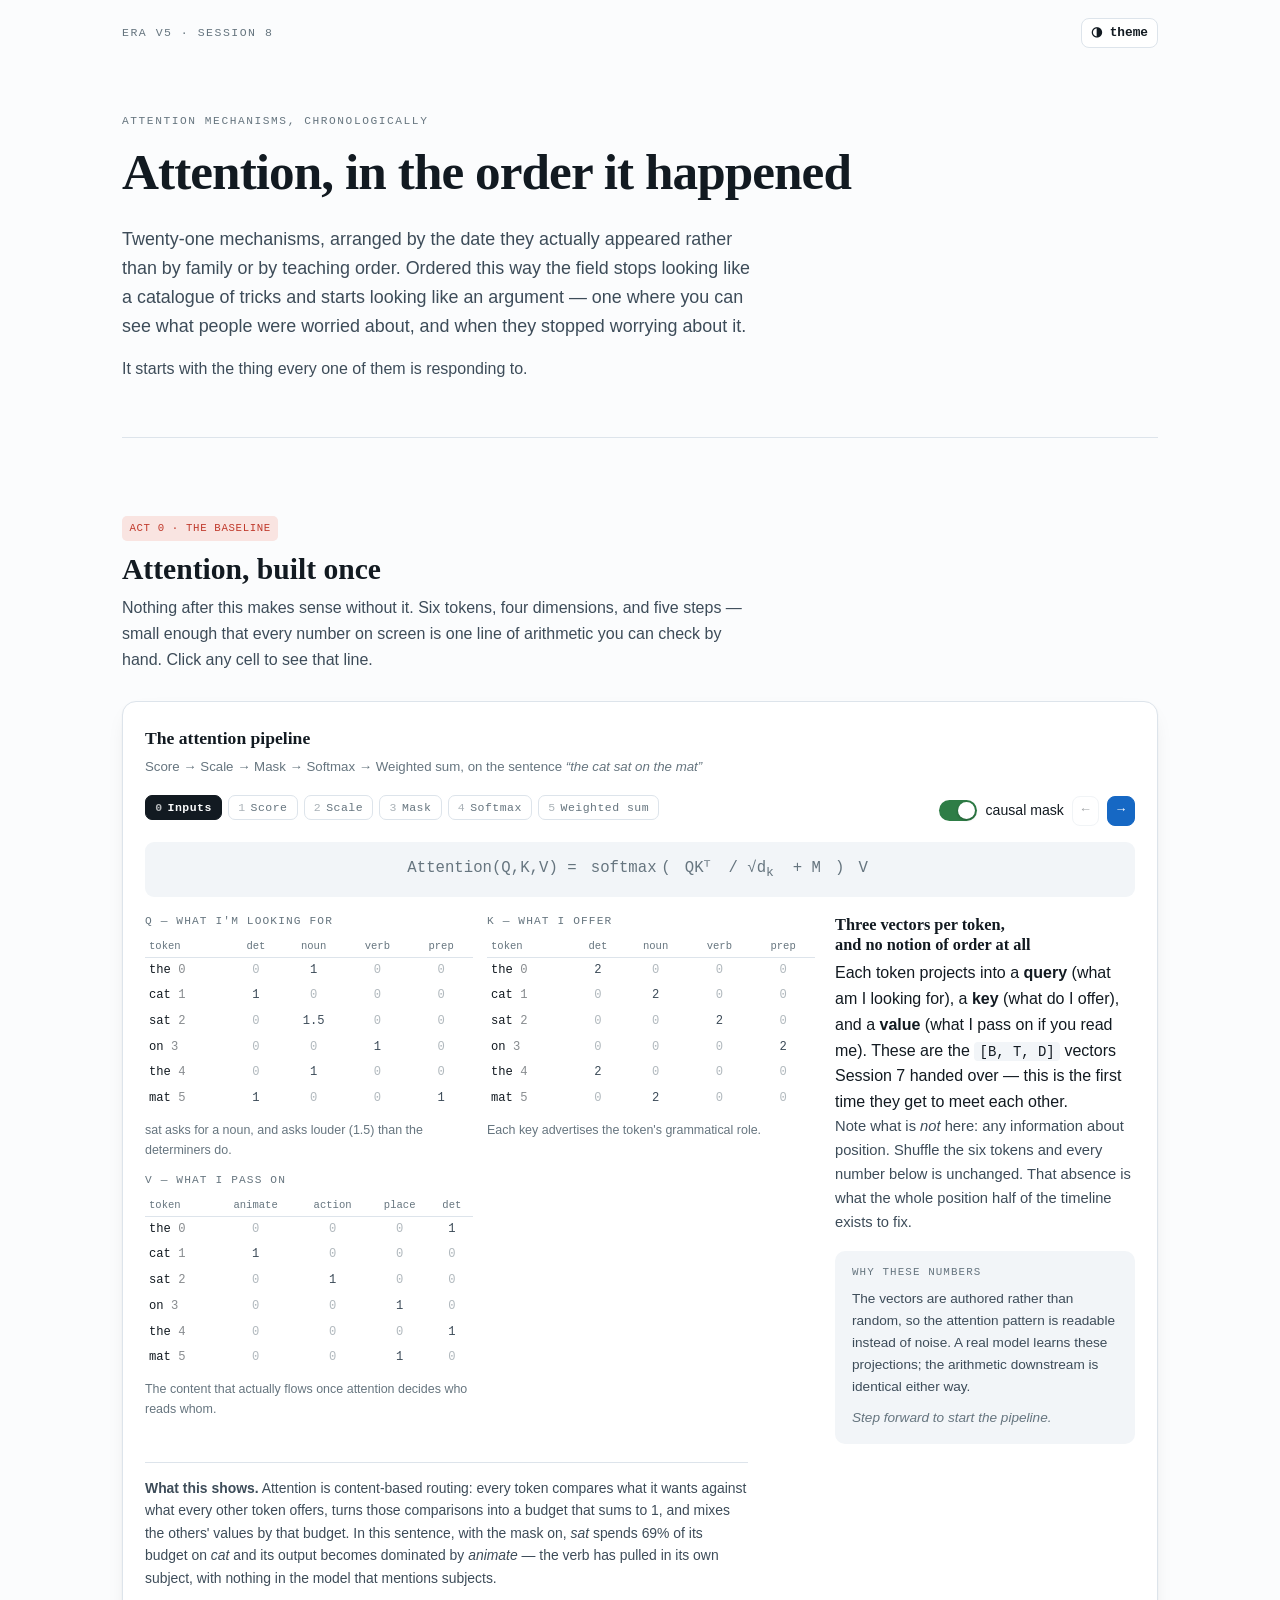
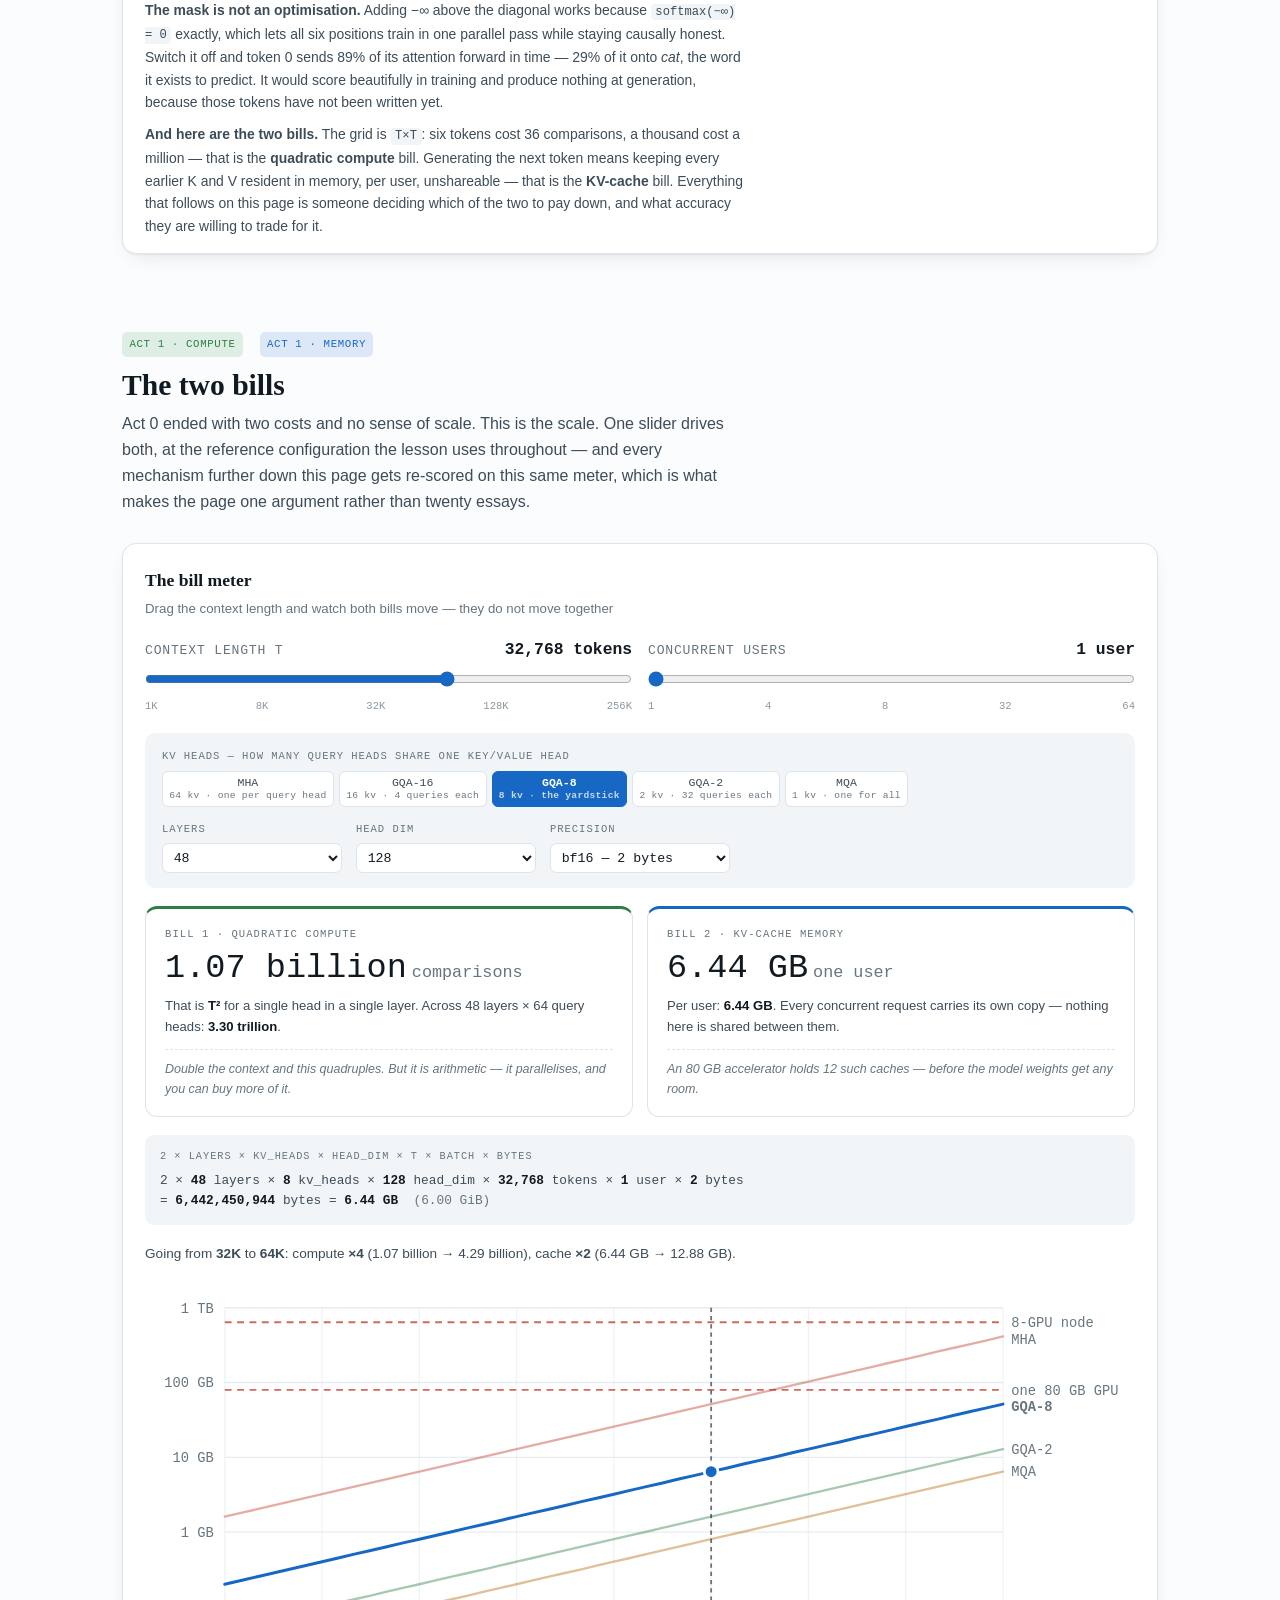
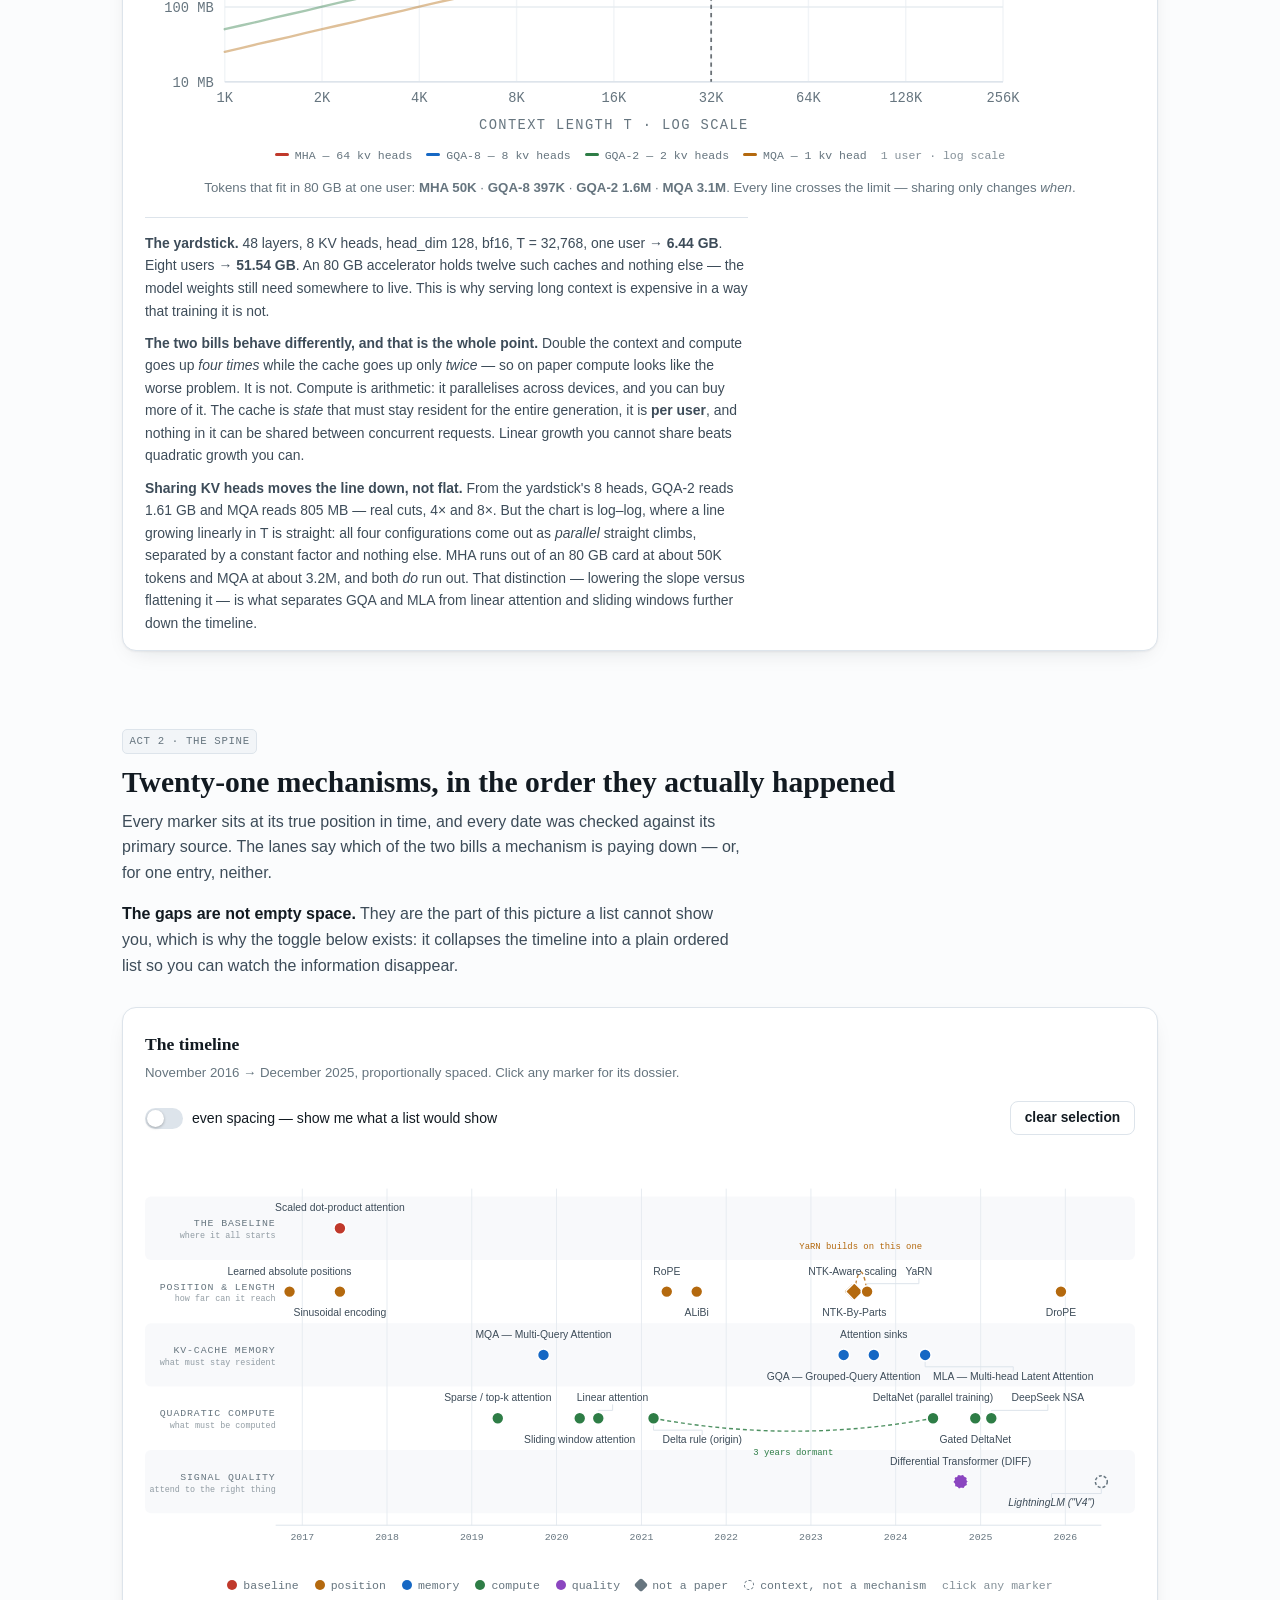
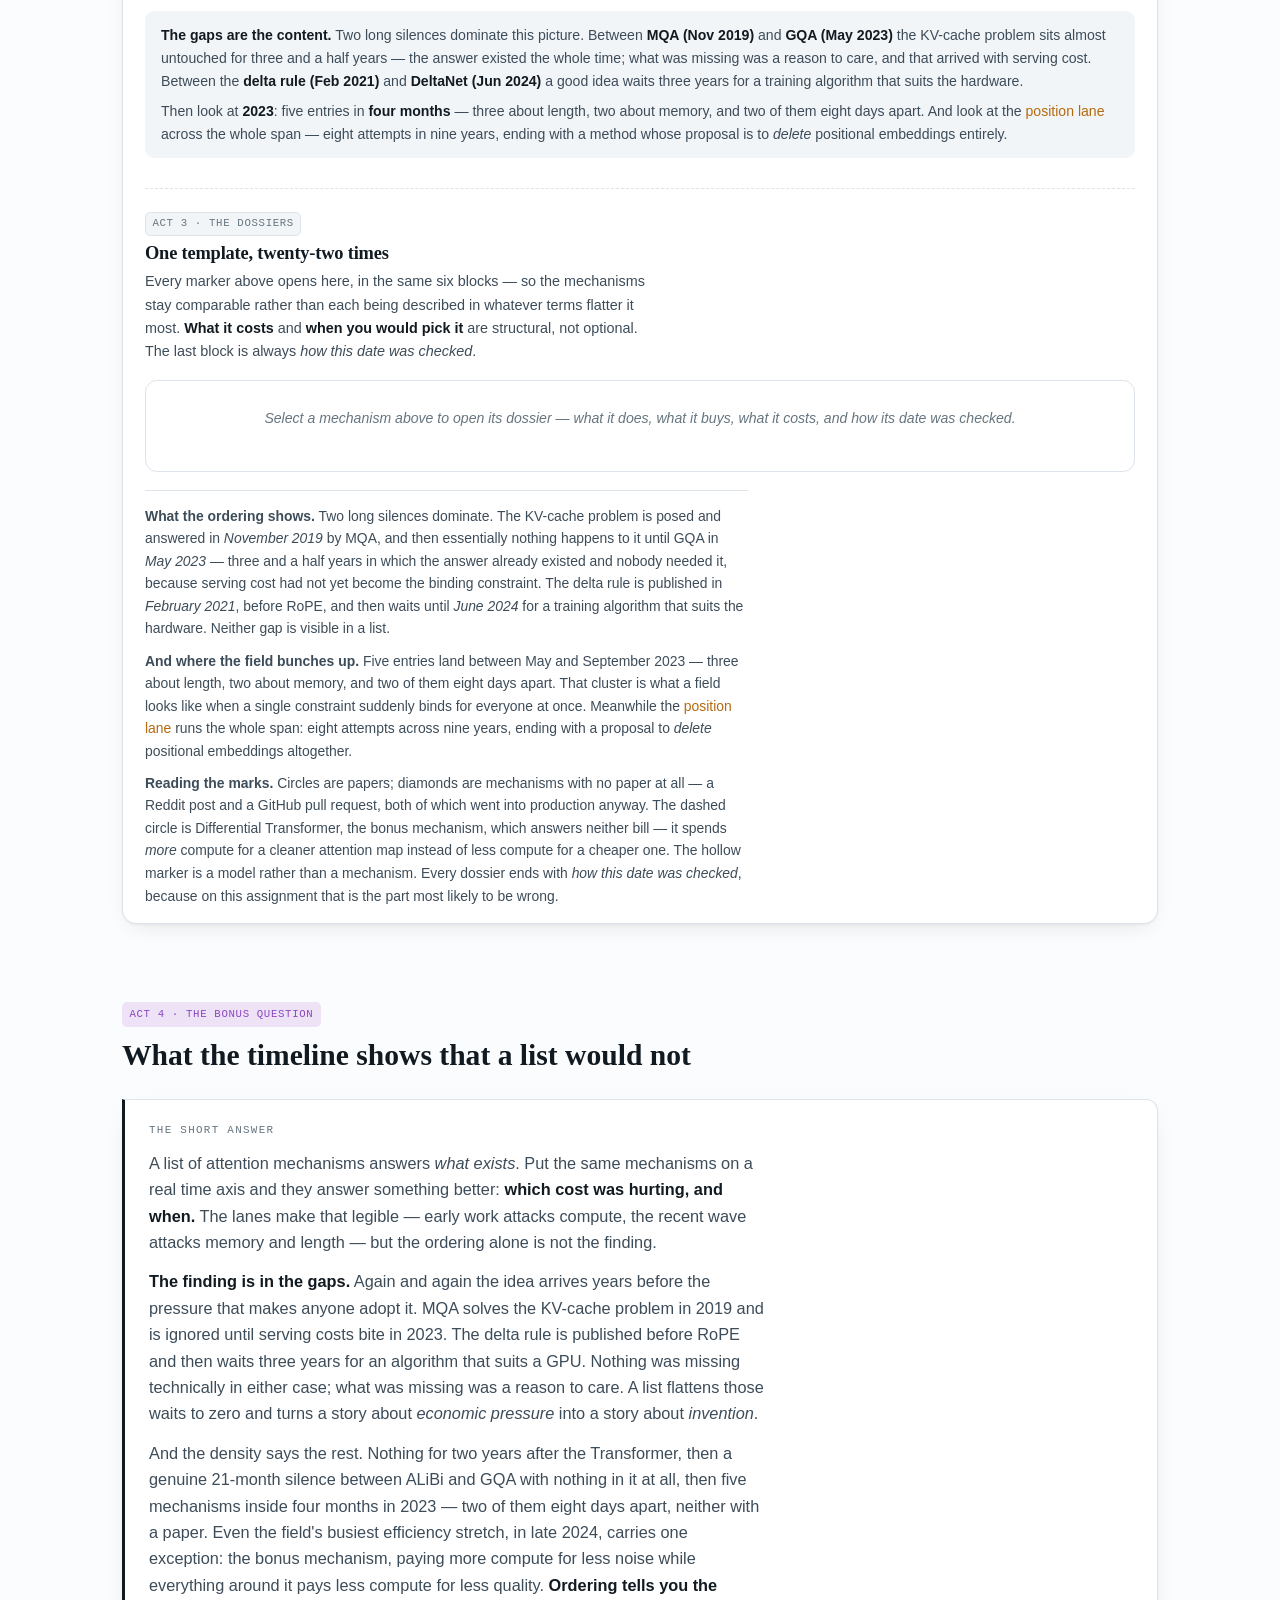
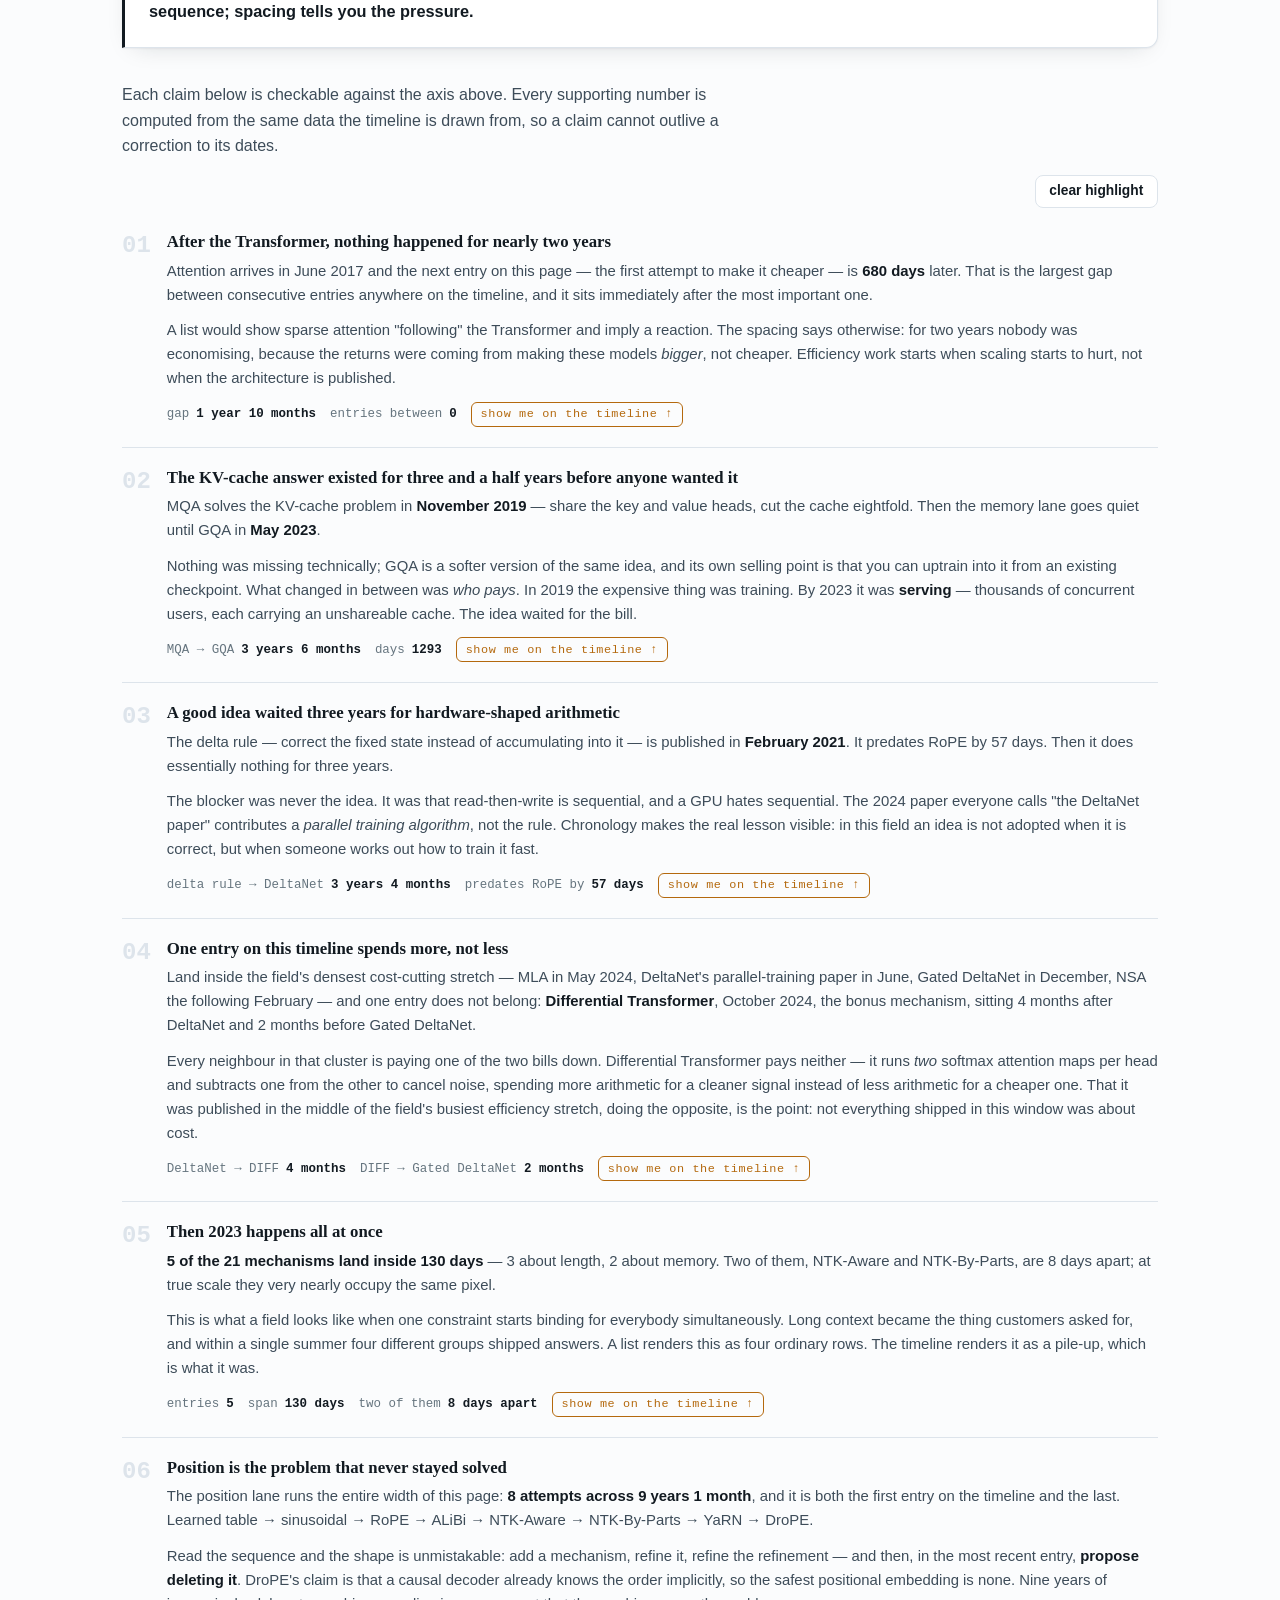
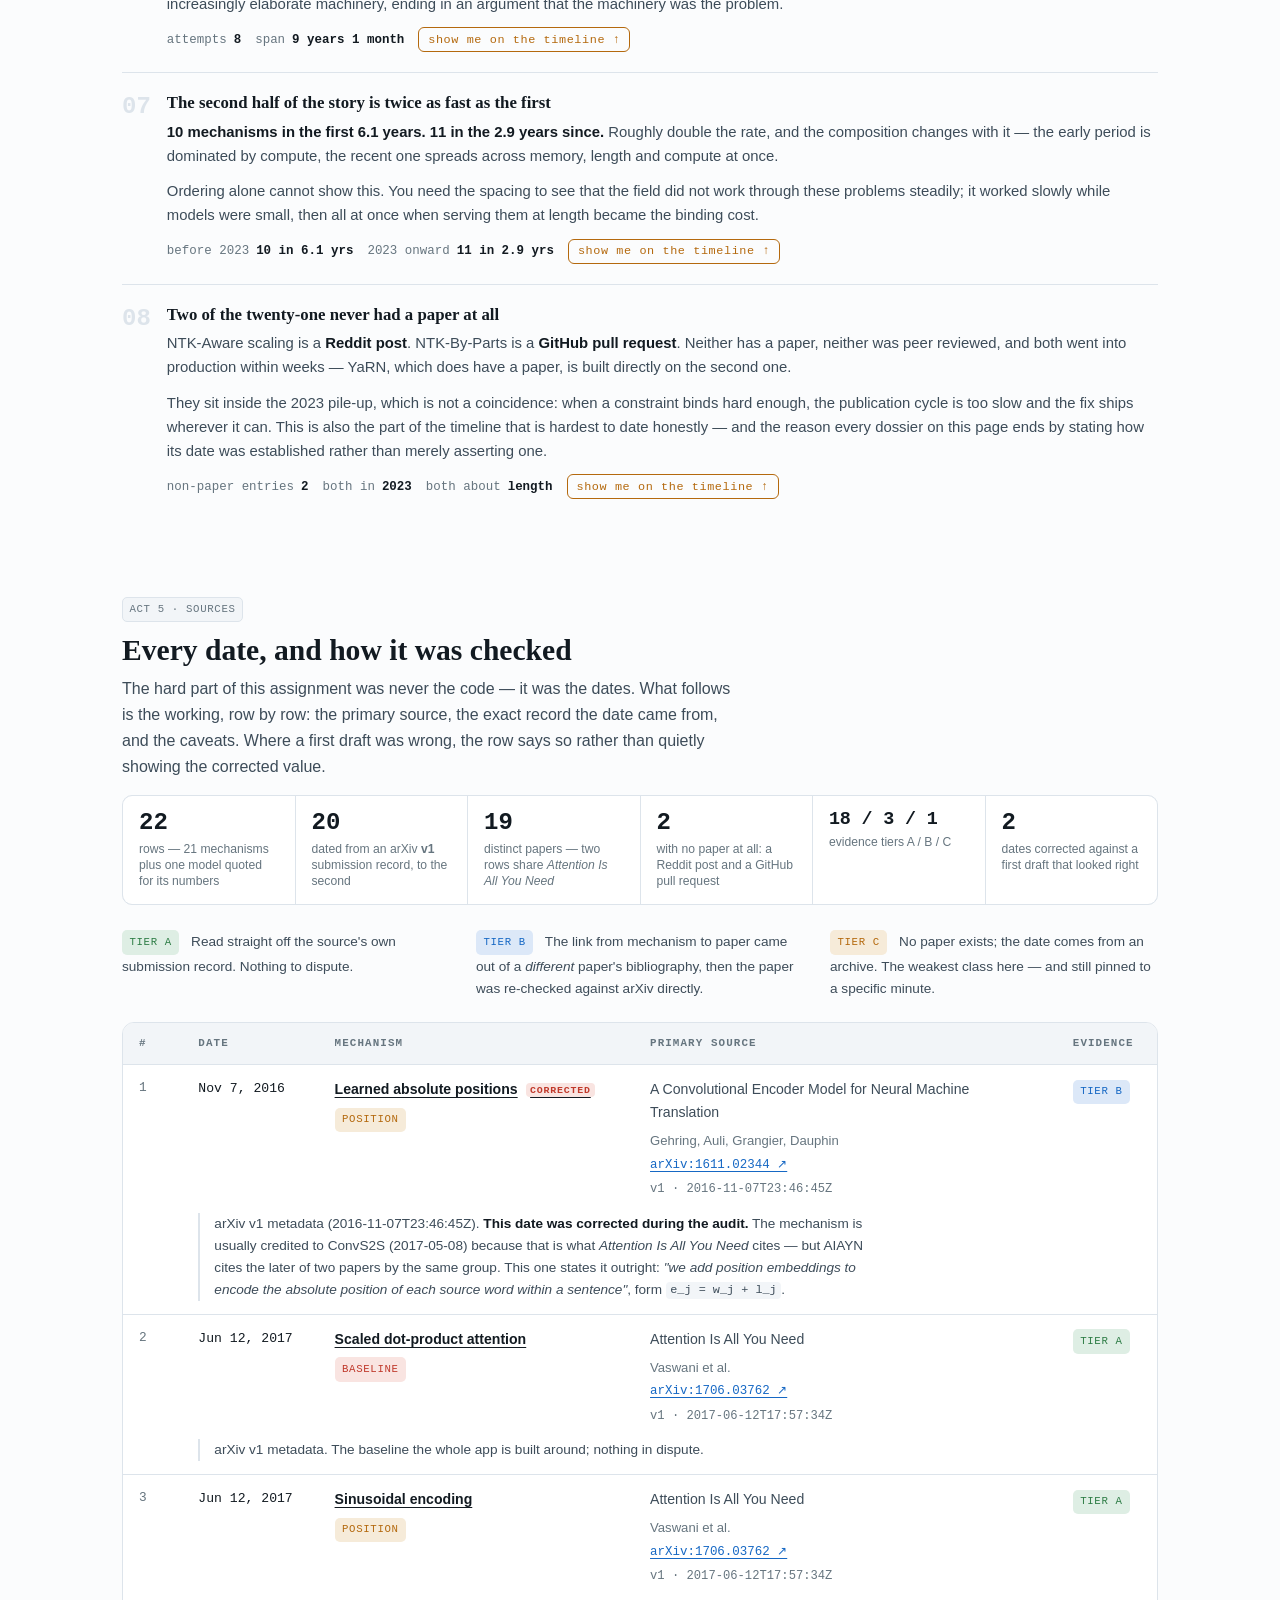
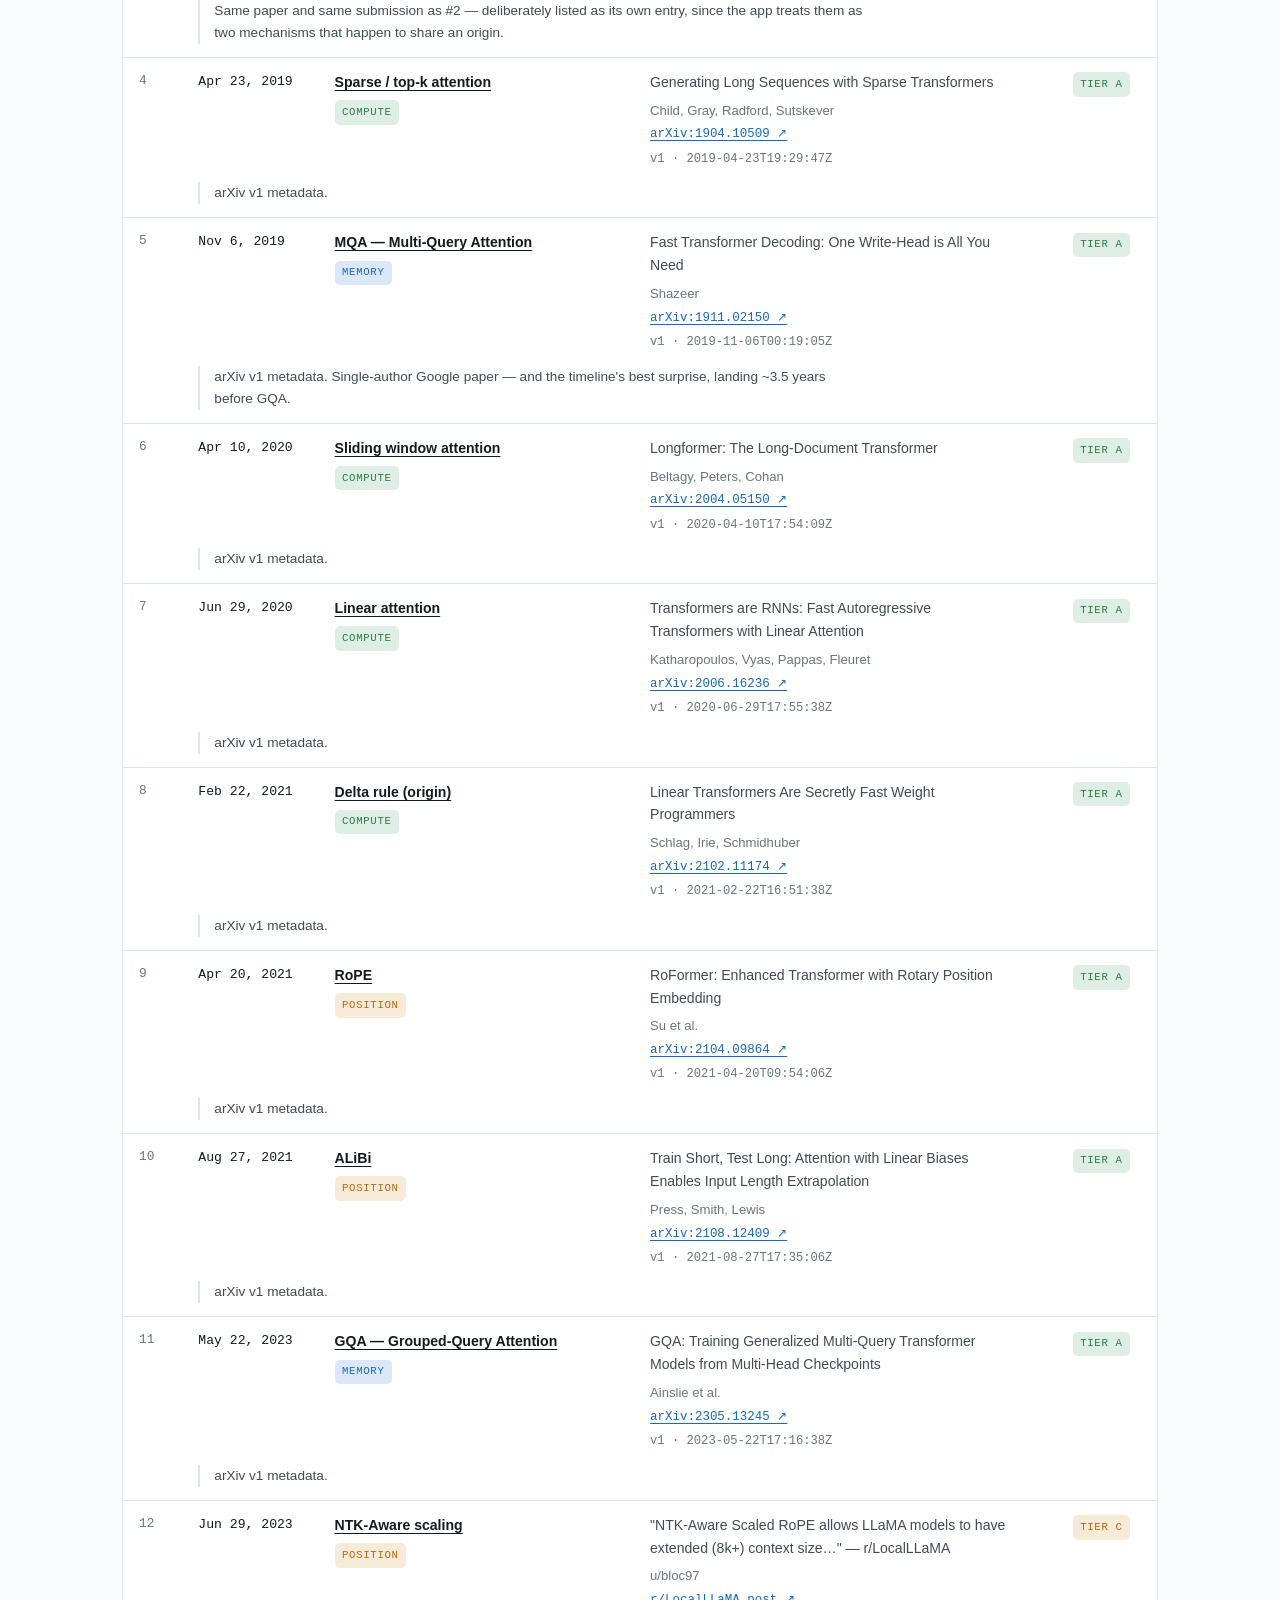
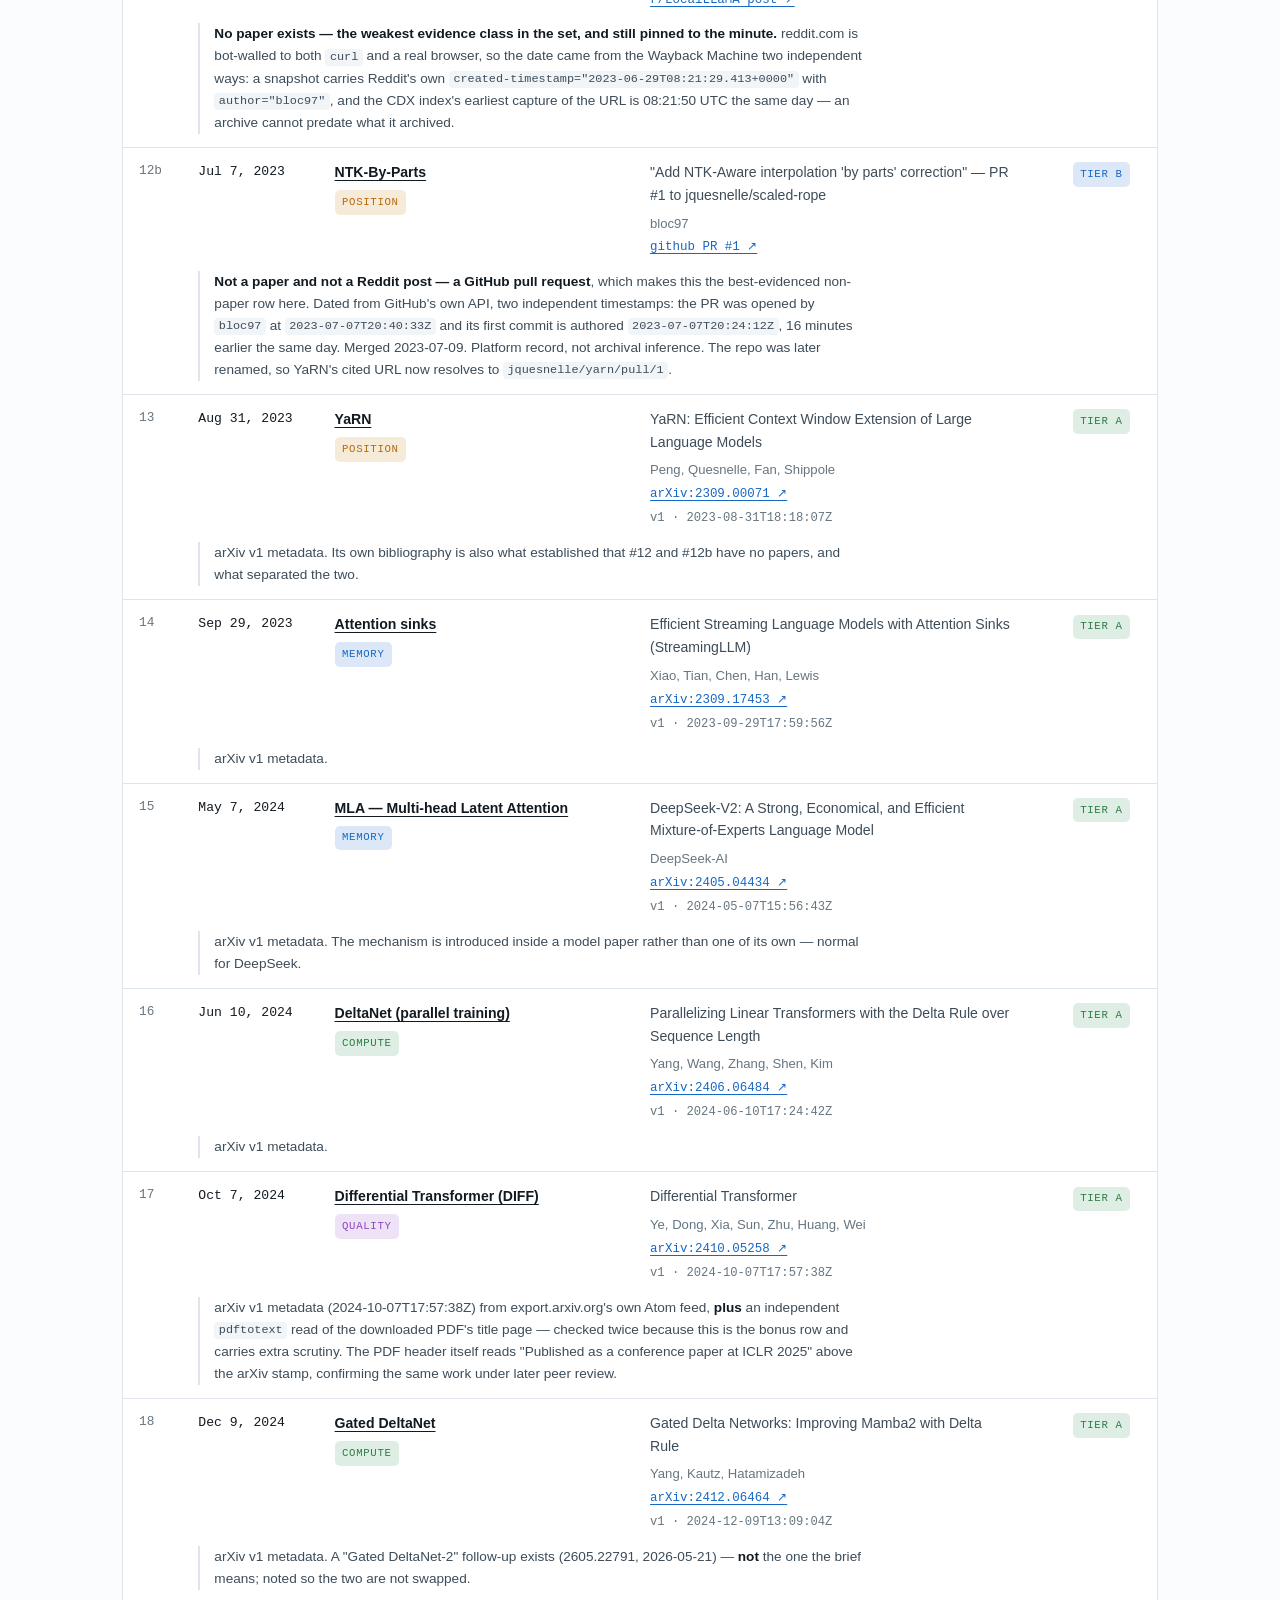
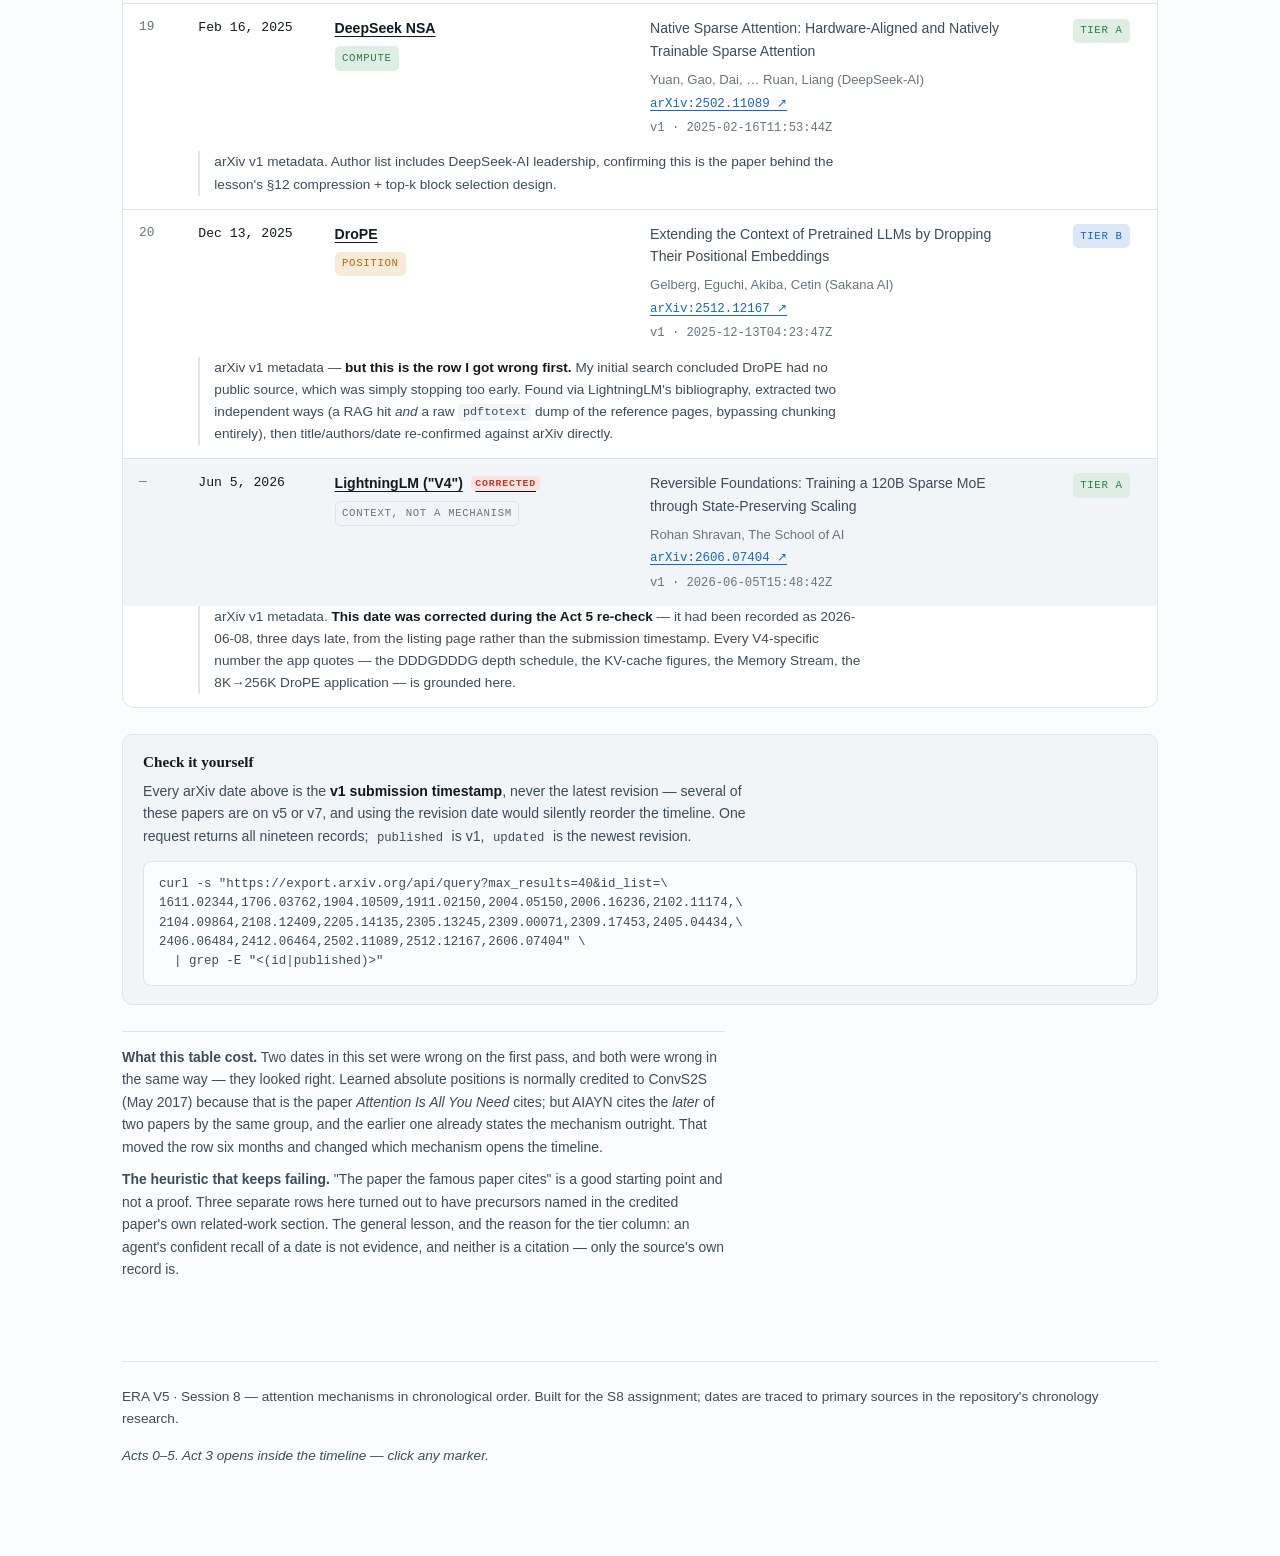
<file: ERA/V5/S8/assignment/site/index.html>
<!doctype html>
<html lang="en">
<head>
<meta charset="utf-8">
<meta name="viewport" content="width=device-width, initial-scale=1">
<title>Attention, in the order it happened</title>
<meta name="description" content="Every modern attention mechanism, ordered by the date it actually appeared — with honest pros and cons for each. ERA V5, Session 8.">
<meta name="color-scheme" content="light dark">
<link rel="stylesheet" href="assets/app.css">
<link rel="icon" href="data:image/svg+xml,<svg xmlns=%22http://www.w3.org/2000/svg%22 viewBox=%220 0 100 100%22><text y=%22.9em%22 font-size=%2290%22>⧗</text></svg>">
</head>
<body>
<a class="skip" href="#act0">Skip to the pipeline</a>
<div class="wrap">

<div class="topbar">
  <span class="brand">ERA V5 · Session 8</span>
  <button class="btn icon" id="theme" type="button" aria-label="Switch colour theme">◑ theme</button>
</div>

<header class="hero">
  <p class="eyebrow" style="margin-top:30px">Attention mechanisms, chronologically</p>
  <h1>Attention, in the order it happened</h1>
  <p class="lede">Twenty-one mechanisms, arranged by the date they actually appeared rather than by family
  or by teaching order. Ordered this way the field stops looking like a catalogue of tricks and starts
  looking like an argument — one where you can see what people were worried about, and when they
  stopped worrying about it.</p>
  <p class="lede" style="font-size:1rem;margin-top:14px">It starts with the thing every one of them is
  responding to.</p>
</header>

<!-- ============================================================
     ACT 0 — Attention, built once
     ============================================================ -->
<section id="act0">
  <p class="eyebrow"><span class="badge origin">act 0 · the baseline</span></p>
  <h2>Attention, built once</h2>
  <p class="measure">Nothing after this makes sense without it. Six tokens, four dimensions, and five
  steps — small enough that every number on screen is one line of arithmetic you can check by hand.
  Click any cell to see that line.</p>

  <figure>
    <div class="fig-title">The attention pipeline</div>
    <div class="fig-sub">Score → Scale → Mask → Softmax → Weighted sum, on the sentence
      <em>“the cat sat on the mat”</em></div>

    <div class="stepbar">
      <div class="steps" id="steps" role="tablist" aria-label="Pipeline steps"></div>
      <div class="stepnav">
        <label class="switch" title="Toggle the causal mask">
          <input type="checkbox" id="causal" checked>
          <span class="track"></span>
          <span>causal mask</span>
        </label>
        <button class="btn icon" id="prev" type="button" aria-label="Previous step">←</button>
        <button class="btn icon primary" id="next" type="button" aria-label="Next step">→</button>
      </div>
    </div>

    <div class="formula" aria-hidden="true">
      Attention(Q,K,V) = <span class="t" id="f-sm">softmax</span>(
        <span class="t" id="f-qk">QKᵀ</span>
        <span class="t" id="f-sq">/ √d<sub>k</sub></span>
        <span class="t" id="f-m">+ M</span>
      ) <span class="t" id="f-v">V</span>
    </div>

    <div class="stepbody split">
      <div>
        <div id="m-host"></div>
        <div id="outputs" style="margin-top:22px" hidden></div>
      </div>
      <div>
        <div class="stepnote" style="margin-bottom:16px">
          <h3 id="s-title"></h3>
          <div id="s-body"></div>
        </div>
        <div class="inspect" id="inspect"></div>
      </div>
    </div>

    <div class="callout risk" id="leak" hidden></div>

    <figcaption>
      <p style="margin-bottom:.6rem"><strong>What this shows.</strong> Attention is content-based routing:
      every token compares what it wants against what every other token offers, turns those comparisons
      into a budget that sums to 1, and mixes the others' values by that budget. In this sentence, with
      the mask on, <em>sat</em> spends 69% of its budget on <em>cat</em> and its output becomes dominated by
      <em>animate</em> — the verb has pulled in its own subject, with nothing in the model that
      mentions subjects.</p>
      <p style="margin-bottom:.6rem"><strong>The mask is not an optimisation.</strong> Adding −∞ above
      the diagonal works because <code>softmax(−∞) = 0</code> exactly, which lets all six positions train
      in one parallel pass while staying causally honest. Switch it off and token 0 sends 89% of its
      attention forward in time — 29% of it onto <em>cat</em>, the word it exists to predict. It would
      score beautifully in training and produce nothing at generation, because those tokens have not
      been written yet.</p>
      <p style="margin-bottom:0"><strong>And here are the two bills.</strong> The grid is
      <code>T×T</code>: six tokens cost 36 comparisons, a thousand cost a million — that is the
      <strong>quadratic compute</strong> bill. Generating the next token means keeping every earlier
      K and V resident in memory, per user, unshareable — that is the <strong>KV-cache</strong> bill.
      Everything that follows on this page is someone deciding which of the two to pay down, and what
      accuracy they are willing to trade for it.</p>
    </figcaption>
  </figure>
</section>

<!-- ============================================================
     ACT 1 — The two bills
     ============================================================ -->
<section id="act1">
  <p class="eyebrow"><span class="badge cmp">act 1 · compute</span>&nbsp;
    <span class="badge mem">act 1 · memory</span></p>
  <h2>The two bills</h2>
  <p class="measure">Act 0 ended with two costs and no sense of scale. This is the scale. One slider
  drives both, at the reference configuration the lesson uses throughout — and every mechanism further
  down this page gets re-scored on this same meter, which is what makes the page one argument rather
  than twenty essays.</p>

  <figure>
    <div class="fig-title">The bill meter</div>
    <div class="fig-sub">Drag the context length and watch both bills move — they do not move together</div>

    <div class="meter">
      <div class="sliders">
        <div class="sl">
          <label for="t-sl">context length T <b id="t-val"></b></label>
          <input type="range" id="t-sl" min="0" max="8" step="1" value="5">
          <div class="ticks"><span>1K</span><span>8K</span><span>32K</span><span>128K</span><span>256K</span></div>
        </div>
        <div class="sl">
          <label for="u-sl">concurrent users <b id="u-val"></b></label>
          <input type="range" id="u-sl" min="0" max="6" step="1" value="0">
          <div class="ticks"><span>1</span><span>4</span><span>8</span><span>32</span><span>64</span></div>
        </div>
      </div>

      <div class="cfg">
        <div class="f" style="grid-column:1/-1">
          <span>kv heads — how many query heads share one key/value head</span>
          <div class="kvrow" id="kvrow"></div>
        </div>
        <label class="f"><span>layers</span>
          <select id="c-layers">
            <option>24</option><option>32</option><option selected>48</option>
            <option>64</option><option>80</option>
          </select></label>
        <label class="f"><span>head dim</span>
          <select id="c-hd"><option>64</option><option selected>128</option><option>256</option></select></label>
        <label class="f"><span>precision</span>
          <select id="c-bytes">
            <option value="4">fp32 — 4 bytes</option>
            <option value="2" selected>bf16 — 2 bytes</option>
            <option value="1">fp8 — 1 byte</option>
          </select></label>
        <div class="f" style="justify-content:flex-end">
          <button class="btn" id="yard" type="button" hidden>↺ back to the yardstick</button>
        </div>
      </div>

      <div class="billcards">
        <div class="billcard b1">
          <div class="cap">Bill 1 · quadratic compute</div>
          <div class="big" id="b1-big"></div>
          <div class="sub" id="b1-sub"></div>
          <div class="tag" id="b1-tag"></div>
        </div>
        <div class="billcard b2">
          <div class="cap">Bill 2 · KV-cache memory</div>
          <div class="big" id="b2-big"></div>
          <div class="sub" id="b2-sub"></div>
          <div class="tag" id="b2-tag"></div>
        </div>
      </div>

      <div class="fsub">
        <span class="lbl">2 × layers × kv_heads × head_dim × T × batch × bytes</span>
        <div id="fsub-body"></div>
      </div>

      <p style="font-size:.85rem;color:var(--ink-2);margin:0" id="dbl"></p>

      <div>
        <div id="chart"></div>
        <p style="font-size:.83rem;color:var(--muted);margin:12px 0 0;text-align:center" id="crossings"></p>
      </div>
    </div>

    <figcaption>
      <p style="margin-bottom:.6rem"><strong>The yardstick.</strong> 48 layers, 8 KV heads, head_dim 128,
      bf16, T = 32,768, one user → <strong>6.44 GB</strong>. Eight users → <strong>51.54 GB</strong>.
      An 80 GB accelerator holds twelve such caches and nothing else — the model weights still need
      somewhere to live. This is why serving long context is expensive in a way that training it is not.</p>
      <p style="margin-bottom:.6rem"><strong>The two bills behave differently, and that is the whole
      point.</strong> Double the context and compute goes up <em>four times</em> while the cache goes up
      only <em>twice</em> — so on paper compute looks like the worse problem. It is not. Compute is
      arithmetic: it parallelises across devices, and you can buy more of it. The cache is <em>state</em>
      that must stay resident for the entire generation, it is <strong>per user</strong>, and nothing in
      it can be shared between concurrent requests. Linear growth you cannot share beats quadratic
      growth you can.</p>
      <p style="margin-bottom:0"><strong>Sharing KV heads moves the line down, not flat.</strong> From the
      yardstick's 8 heads, GQA-2 reads 1.61 GB and MQA reads 805 MB — real cuts, 4× and 8×. But the
      chart is log–log, where a line growing linearly in T is straight: all four configurations come out
      as <em>parallel</em> straight climbs, separated by a constant factor and nothing else. MHA runs out
      of an 80 GB card at about 50K tokens and MQA at about 3.2M, and both <em>do</em> run out. That
      distinction — lowering the slope versus flattening it — is what separates
      GQA and MLA from linear attention and sliding windows further down the timeline.</p>
    </figcaption>
  </figure>
</section>

<!-- ============================================================
     ACT 2 — The timeline
     ============================================================ -->
<section id="act2">
  <p class="eyebrow"><span class="badge">act 2 · the spine</span></p>
  <h2>Twenty-one mechanisms, in the order they actually happened</h2>
  <p class="measure">Every marker sits at its true position in time, and every date was checked
  against its primary source. The lanes say which of the two bills a mechanism is paying down —
  or, for one entry, neither.</p>
  <p class="measure"><strong>The gaps are not empty space.</strong> They are the part of this picture
  a list cannot show you, which is why the toggle below exists: it collapses the timeline into a plain
  ordered list so you can watch the information disappear.</p>

  <figure>
    <div class="fig-title">The timeline</div>
    <div class="fig-sub">November 2016 → December 2025, proportionally spaced. Click any marker for
      its dossier.</div>

    <div class="tl-controls">
      <label class="switch" title="Collapse the timeline to even spacing">
        <input type="checkbox" id="tl-even">
        <span class="track"></span>
        <span>even spacing — show me what a list would show</span>
      </label>
      <button class="btn" id="tl-clear" type="button">clear selection</button>
    </div>

    <div id="tl-host"></div>
    <div class="tl-note" id="tl-note"></div>

    <div class="act3h">
      <p class="eyebrow"><span class="badge">act 3 · the dossiers</span></p>
      <h3>One template, twenty-two times</h3>
      <p>Every marker above opens here, in the same six blocks — so the mechanisms stay comparable
      rather than each being described in whatever terms flatter it most. <strong>What it costs</strong>
      and <strong>when you would pick it</strong> are structural, not optional. The last block is always
      <em>how this date was checked</em>.</p>
    </div>

    <div class="dossier" id="dossier"></div>

    <figcaption>
      <p style="margin-bottom:.6rem"><strong>What the ordering shows.</strong> Two long silences
      dominate. The KV-cache problem is posed and answered in <em>November 2019</em> by MQA, and then
      essentially nothing happens to it until GQA in <em>May 2023</em> — three and a half years in
      which the answer already existed and nobody needed it, because serving cost had not yet become
      the binding constraint. The delta rule is published in <em>February 2021</em>, before RoPE, and
      then waits until <em>June 2024</em> for a training algorithm that suits the hardware. Neither gap
      is visible in a list.</p>
      <p style="margin-bottom:.6rem"><strong>And where the field bunches up.</strong> Five entries land
      between May and September 2023 — three about length, two about memory, and two of them eight
      days apart. That
      cluster is what a field looks like when a single constraint suddenly binds for everyone at once.
      Meanwhile the <span style="color:var(--pos)">position lane</span> runs the whole span: eight
      attempts across nine years, ending with a proposal to <em>delete</em> positional embeddings
      altogether.</p>
      <p style="margin-bottom:0"><strong>Reading the marks.</strong> Circles are papers; diamonds are
      mechanisms with no paper at all — a Reddit post and a GitHub pull request, both of which went
      into production anyway. The dashed circle is Differential Transformer, the bonus mechanism, which
      answers neither bill — it spends <em>more</em> compute for a cleaner attention map instead of less
      compute for a cheaper one. The hollow marker is a model rather than a mechanism. Every dossier ends
      with <em>how this date was checked</em>, because on this assignment that is the part most likely to
      be wrong.</p>
    </figcaption>
  </figure>
</section>

<!-- ============================================================
     ACT 4 — What the timeline shows
     ============================================================ -->
<section id="act4">
  <p class="eyebrow"><span class="badge sys">act 4 · the bonus question</span></p>
  <h2>What the timeline shows that a list would not</h2>

  <div class="answer">
    <p class="q">The short answer</p>
    <p>A list of attention mechanisms answers <em>what exists</em>. Put the same mechanisms on a real
    time axis and they answer something better: <strong>which cost was hurting, and when.</strong>
    The lanes make that legible — early work attacks compute, the recent wave attacks memory and
    length — but the ordering alone is not the finding.</p>
    <p><strong>The finding is in the gaps.</strong> Again and again the idea arrives years before the
    pressure that makes anyone adopt it. MQA solves the KV-cache problem in 2019 and is ignored until
    serving costs bite in 2023. The delta rule is published before RoPE and then waits three years for
    an algorithm that suits a GPU. Nothing was missing technically in either case; what was missing was
    a reason to care. A list flattens those waits to zero and turns a story about
    <em>economic pressure</em> into a story about <em>invention</em>.</p>
    <p>And the density says the rest. Nothing for two years after the Transformer, then a genuine
    21-month silence between ALiBi and GQA with nothing in it at all, then five mechanisms inside four
    months in 2023 — two of them eight days apart, neither with a paper. Even the field's busiest
    efficiency stretch, in late 2024, carries one exception: the bonus mechanism, paying more compute
    for less noise while everything around it pays less compute for less quality.
    <strong>Ordering tells you the sequence; spacing tells you the pressure.</strong></p>
  </div>

  <p class="measure">Each claim below is checkable against the axis above. Every supporting number is
  computed from the same data the timeline is drawn from, so a claim cannot outlive a correction to
  its dates.</p>

  <div style="display:flex;justify-content:flex-end;margin-bottom:4px">
    <button class="btn" id="ins-clear" type="button">clear highlight</button>
  </div>

  <div id="insights"></div>
</section>

<!-- ============================================================
     ACT 5 — sources
     ============================================================ -->
<section id="act5">
  <p class="eyebrow"><span class="badge">act 5 · sources</span></p>
  <h2>Every date, and how it was checked</h2>
  <p class="measure">The hard part of this assignment was never the code — it was the dates. What
  follows is the working, row by row: the primary source, the exact record the date came from, and
  the caveats. Where a first draft was wrong, the row says so rather than quietly showing the
  corrected value.</p>

  <div class="statstrip" id="srcstats"></div>

  <div class="tierkey">
    <div><span class="badge tA">tier A</span> Read straight off the source's own submission
      record. Nothing to dispute.</div>
    <div><span class="badge tB">tier B</span> The link from mechanism to paper came out of a
      <em>different</em> paper's bibliography, then the paper was re-checked against arXiv directly.</div>
    <div><span class="badge tC">tier C</span> No paper exists; the date comes from an archive.
      The weakest class here — and still pinned to a specific minute.</div>
  </div>

  <div class="srcwrap" id="sources"></div>

  <div class="repro">
    <h4>Check it yourself</h4>
    <p>Every arXiv date above is the <strong>v1 submission timestamp</strong>, never the latest
    revision — several of these papers are on v5 or v7, and using the revision date would silently
    reorder the timeline. One request returns all nineteen records; <code>published</code> is v1,
    <code>updated</code> is the newest revision.</p>
    <pre>curl -s "https://export.arxiv.org/api/query?max_results=40&amp;id_list=\
1611.02344,1706.03762,1904.10509,1911.02150,2004.05150,2006.16236,2102.11174,\
2104.09864,2108.12409,2205.14135,2305.13245,2309.00071,2309.17453,2405.04434,\
2406.06484,2412.06464,2502.11089,2512.12167,2606.07404" \
  | grep -E "&lt;(id|published)&gt;"</pre>
  </div>

  <figcaption style="max-width:78ch;border-top:1px solid var(--rule);padding-top:14px;margin-top:26px;
    font-size:.87rem;color:var(--muted)">
    <p style="margin-bottom:.6rem"><strong>What this table cost.</strong> Two dates in this set were
    wrong on the first pass, and both were wrong in the same way — they looked right. Learned absolute
    positions is normally credited to ConvS2S (May 2017) because that is the paper
    <em>Attention Is All You Need</em> cites; but AIAYN cites the <em>later</em> of two papers by the
    same group, and the earlier one already states the mechanism outright. That moved the row six
    months and changed which mechanism opens the timeline.</p>
    <p style="margin-bottom:0"><strong>The heuristic that keeps failing.</strong> "The paper the
    famous paper cites" is a good starting point and not a proof. Three separate rows here turned out
    to have precursors named in the credited paper's own related-work section. The general lesson, and
    the reason for the tier column: an agent's confident recall of a date is not evidence, and neither
    is a citation — only the source's own record is.</p>
  </figcaption>
</section>

<footer>
  <p>ERA V5 · Session 8 — attention mechanisms in chronological order. Built for the S8 assignment;
  dates are traced to primary sources in the repository's chronology research.</p>
  <p style="margin-bottom:0"><em>Acts 0–5. Act 3 opens inside the timeline — click any marker.</em></p>
</footer>

</div>

<script>
/* theme toggle — cycles system → light → dark, remembered per browser */
(function(){
  var b = document.getElementById('theme'), r = document.documentElement;
  var saved = null;
  try { saved = localStorage.getItem('s8-theme'); } catch(e) {}
  if (saved) r.setAttribute('data-theme', saved);
  b.addEventListener('click', function(){
    var cur = r.getAttribute('data-theme');
    var next = cur === 'light' ? 'dark' : cur === 'dark' ? null : 'light';
    if (next) { r.setAttribute('data-theme', next); }
    else { r.removeAttribute('data-theme'); }
    try { next ? localStorage.setItem('s8-theme', next) : localStorage.removeItem('s8-theme'); } catch(e) {}
  });
})();
</script>
<script src="assets/act0-pipeline.js"></script>
<script src="assets/act1-bills.js"></script>
<script src="data/mechanisms.js"></script>
<script src="assets/act2-timeline.js"></script>
<script src="assets/act4-insights.js"></script>
<script src="assets/act5-sources.js"></script>
</body>
</html>
</file>
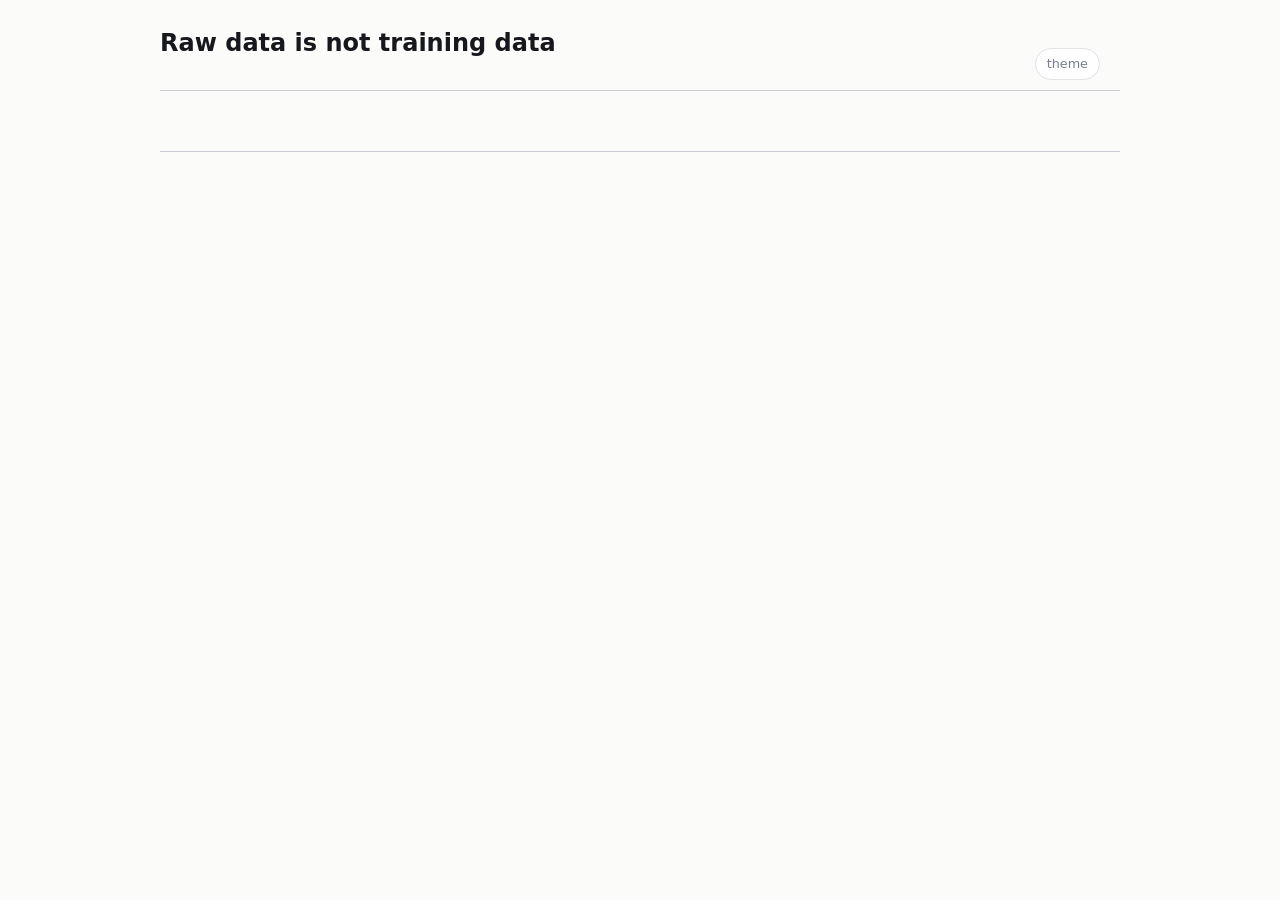
<file: ERA/V5/S4/assignment/scripts/site_template.html>
<!doctype html>
<html lang="en">
<head>
<meta charset="utf-8" />
<meta name="viewport" content="width=device-width, initial-scale=1" />
<title>Cleaning Sangraha — ERA V5 Session 4</title>
<style>
:root{
  color-scheme: light;
  --page:#fbfbfa; --surface:#fff; --ink:#16181d; --ink-2:#3d434f; --muted:#767d8c;
  --ring:#e2e3e6; --grid:#eeeff1; --baseline:#c9ccd2;
  --s1:#2f6fd0; --s2:#1f8a63; --s3:#c0397a; --s4:#b8791b; --s5:#0f8b96; --s6:#c25a2b;
  --good:#1f8a63; --warn:#b8791b; --bad:#c0392b; --tint:#f2f4f8;
}
@media (prefers-color-scheme: dark){
  :root{
    color-scheme: dark;
    --page:#14161a; --surface:#1b1e24; --ink:#e9ebef; --ink-2:#b9c0cc; --muted:#8b93a2;
    --ring:#2b3038; --grid:#252a31; --baseline:#454c57;
    --s1:#6ba3f0; --s2:#4fc196; --s3:#ef7fae; --s4:#e0a94a; --s5:#46bcc7; --s6:#e88a5c;
    --good:#4fc196; --warn:#e0a94a; --bad:#e8776a; --tint:#20242b;
  }
}
:root[data-theme="dark"]{
  color-scheme: dark;
  --page:#14161a; --surface:#1b1e24; --ink:#e9ebef; --ink-2:#b9c0cc; --muted:#8b93a2;
  --ring:#2b3038; --grid:#252a31; --baseline:#454c57;
  --s1:#6ba3f0; --s2:#4fc196; --s3:#ef7fae; --s4:#e0a94a; --s5:#46bcc7; --s6:#e88a5c;
  --good:#4fc196; --warn:#e0a94a; --bad:#e8776a; --tint:#20242b;
}
:root[data-theme="light"]{
  color-scheme: light;
  --page:#fbfbfa; --surface:#fff; --ink:#16181d; --ink-2:#3d434f; --muted:#767d8c;
  --ring:#e2e3e6; --grid:#eeeff1; --baseline:#c9ccd2;
  --s1:#2f6fd0; --s2:#1f8a63; --s3:#c0397a; --s4:#b8791b; --s5:#0f8b96; --s6:#c25a2b;
  --good:#1f8a63; --warn:#b8791b; --bad:#c0392b; --tint:#f2f4f8;
}
*{box-sizing:border-box}
body{margin:0;background:var(--page);color:var(--ink);
  font:15px/1.55 system-ui,-apple-system,"Segoe UI",Roboto,"Noto Sans",sans-serif;
  -webkit-text-size-adjust:100%}
main{max-width:1000px;margin:0 auto;padding:28px 20px 64px}
h1{font-size:1.5rem;line-height:1.25;margin:0 0 6px}
h2{font-size:1.0rem;text-transform:uppercase;letter-spacing:.06em;color:var(--ink-2);
  margin:34px 0 10px;padding-bottom:6px;border-bottom:1px solid var(--baseline)}
h3{font-size:.95rem;margin:22px 0 6px;color:var(--ink)}
p{margin:0 0 10px;max-width:78ch}
.sub{color:var(--muted);max-width:70ch;margin-bottom:14px}
.muted{color:var(--muted)}
small{font-size:.82rem}
code,.mono{font-family:ui-monospace,SFMono-Regular,Menlo,Consolas,monospace;font-size:.86em}
a{color:var(--s1)}

/* tabs */
.tabs{display:flex;flex-wrap:wrap;gap:4px;margin:18px 0 6px;
  border-bottom:1px solid var(--baseline);padding-bottom:0}
.tab{appearance:none;border:1px solid transparent;border-bottom:none;background:none;
  color:var(--muted);font:inherit;font-size:.9rem;padding:8px 13px;cursor:pointer;
  border-radius:8px 8px 0 0;margin-bottom:-1px}
.tab:hover{color:var(--ink)}
.tab[aria-selected="true"]{background:var(--surface);border-color:var(--ring);
  border-bottom:1px solid var(--surface);color:var(--ink);font-weight:600}
.panel{display:none;padding-top:14px}
.panel.on{display:block}

/* tiles */
.tiles{display:grid;grid-template-columns:repeat(auto-fit,minmax(150px,1fr));gap:10px;margin:14px 0}
.tile{background:var(--surface);border:1px solid var(--ring);border-radius:10px;padding:12px 13px}
.tile b{display:block;font-size:1.45rem;line-height:1.15;font-variant-numeric:tabular-nums}
.tile span{display:block;font-size:.78rem;color:var(--muted);margin-top:3px}
.tile em{font-style:normal;color:var(--muted);font-size:.78rem}

/* tables */
.tw{overflow-x:auto;margin:10px 0;-webkit-overflow-scrolling:touch}
table{border-collapse:collapse;width:100%;font-size:.88rem;min-width:min(100%,520px)}
th{text-align:left;font-weight:600;color:var(--ink-2);border-bottom:1px solid var(--baseline);
  padding:7px 10px 7px 0;white-space:nowrap}
td{border-bottom:1px solid var(--grid);padding:7px 10px 7px 0;vertical-align:top}
td.num,th.num{text-align:right;font-variant-numeric:tabular-nums;padding-right:14px}
tr:last-child td{border-bottom:none}

/* boxes */
.box{background:var(--surface);border:1px solid var(--ring);border-radius:10px;
  padding:12px 14px;margin:12px 0}
.box.tint{background:var(--tint)}
.box h4{margin:0 0 6px;font-size:.88rem;text-transform:uppercase;letter-spacing:.05em;color:var(--ink-2)}
.cols{display:grid;grid-template-columns:repeat(auto-fit,minmax(280px,1fr));gap:12px}

/* bars */
.bars{display:grid;grid-template-columns:max-content 1fr max-content;gap:5px 10px;align-items:center;margin:10px 0}
.bars .lb{font-size:.84rem;color:var(--ink-2);white-space:nowrap}
.trk{position:relative;height:15px;background:var(--grid);border-radius:4px;overflow:hidden}
.bar{position:absolute;left:0;top:0;bottom:0;border-radius:4px;background:var(--s1)}
.bar.b2{background:var(--s2)} .bar.b3{background:var(--s3)} .bar.b4{background:var(--s4)}
.bars .vl{font-size:.82rem;font-variant-numeric:tabular-nums;color:var(--muted);white-space:nowrap}
.refline{position:absolute;top:0;bottom:0;width:0;border-left:2px dashed var(--ink-2);opacity:.75}

/* dual bar (ours vs session) */
.dual .trk{height:22px;background:transparent}
.dual .bar{height:9px;top:1px}
.dual .bar.ref{top:12px;background:var(--baseline)}

.pill{display:inline-block;font-size:.72rem;padding:1px 7px;border-radius:99px;
  border:1px solid var(--ring);color:var(--muted);white-space:nowrap}
.pill.ok{color:var(--good);border-color:currentColor}
.pill.warn{color:var(--warn);border-color:currentColor}
.pill.bad{color:var(--bad);border-color:currentColor}
.pill.info{color:var(--s1);border-color:currentColor}

.kv{display:grid;grid-template-columns:max-content 1fr;gap:3px 12px;font-size:.86rem;margin:8px 0}
.kv dt{color:var(--muted)} .kv dd{margin:0;font-variant-numeric:tabular-nums}

pre{background:var(--tint);border:1px solid var(--ring);border-radius:8px;padding:10px 12px;
  overflow-x:auto;font-size:.8rem;line-height:1.45;margin:8px 0}
.ex{background:var(--tint);border:1px solid var(--ring);border-radius:8px;padding:9px 11px;
  margin:7px 0;font-size:.85rem;word-break:break-word}
.ex .lbl{font-size:.72rem;color:var(--muted);text-transform:uppercase;letter-spacing:.05em;
  display:block;margin-bottom:2px}
del{color:var(--bad);text-decoration:line-through;opacity:.85}
ins{color:var(--good);text-decoration:none;background:color-mix(in srgb,var(--good) 14%,transparent);
  border-radius:3px;padding:0 2px}
mark{background:color-mix(in srgb,var(--s4) 26%,transparent);color:inherit;border-radius:3px;padding:0 2px}
.zw{display:inline-block;border:1px dashed var(--baseline);border-radius:3px;padding:0 3px;
  font-size:.72em;color:var(--muted);vertical-align:middle}
.zw.keep{border-style:solid;border-color:var(--good);color:var(--good)}

footer{margin-top:40px;padding-top:14px;border-top:1px solid var(--baseline);
  color:var(--muted);font-size:.83rem}
footer ul{padding-left:18px;margin:6px 0}
.theme{position:absolute;top:20px;right:20px}
.theme button{appearance:none;background:var(--surface);border:1px solid var(--ring);
  color:var(--muted);border-radius:99px;padding:5px 11px;font:inherit;font-size:.8rem;cursor:pointer}
.hdr{position:relative}
@media (max-width:560px){ .theme{position:static;margin-bottom:10px} }
</style>
</head>
<body>
<main>
  <div class="hdr">
    <div class="theme"><button id="themeBtn" type="button">theme</button></div>
    <h1>Raw data is not training data</h1>
    <p class="sub" id="subtitle"></p>
  </div>

  <div class="tiles" id="heroTiles"></div>

  <nav class="tabs" role="tablist" id="tabs"></nav>

  <section class="panel on" id="p-strategies" role="tabpanel"></section>
  <section class="panel" id="p-dataset" role="tabpanel"></section>
  <section class="panel" id="p-run" role="tabpanel"></section>
  <section class="panel" id="p-deep" role="tabpanel"></section>
  <section class="panel" id="p-concerns" role="tabpanel"></section>
  <section class="panel" id="p-stats" role="tabpanel"></section>

  <footer id="foot"></footer>
</main>

<script>
const D = /*__S4_DATA__*/;

/* ---------------------------------------------------------------- helpers */
const $ = s => document.querySelector(s);
const el = (t, c, h) => { const n = document.createElement(t); if (c) n.className = c;
  if (h !== undefined) n.innerHTML = h; return n; };
const esc = s => String(s ?? "").replace(/[&<>"]/g, c =>
  ({ "&": "&amp;", "<": "&lt;", ">": "&gt;", '"': "&quot;" }[c]));
const n0 = v => (v ?? 0).toLocaleString("en-US");
const n1 = v => (v ?? 0).toLocaleString("en-US", { maximumFractionDigits: 1 });
const pct = (a, b) => b ? (100 * a / b) : 0;
const f1 = v => (v ?? 0).toFixed(1);

/* Render invisible characters so a reader can see what was removed or kept. */
const INVIS = {
  "​": ["ZWSP", 0], "﻿": ["BOM", 0], "‮": ["RLO", 0],
  "‭": ["LRO", 0], "‎": ["LRM", 0], "‏": ["RLM", 0],
  "­": ["SHY", 0], "⁠": ["WJ", 0], "�": ["U+FFFD", 0],
  "‌": ["ZWNJ", 1], "‍": ["ZWJ", 1]
};
function showInvis(s) {
  let out = "";
  for (const ch of String(s)) {
    const m = INVIS[ch];
    if (m) out += `<span class="zw${m[1] ? " keep" : ""}">${m[0]}</span>`;
    else if (ch === "\n") out += "<br>";
    else if (ch.charCodeAt(0) < 0x20) out += `<span class="zw">U+${ch.charCodeAt(0)
      .toString(16).toUpperCase().padStart(4, "0")}</span>`;
    else out += esc(ch);
  }
  return out;
}

function table(cols, rows, opts = {}) {
  const t = el("table");
  const thead = el("thead");
  const tr = el("tr");
  cols.forEach(c => tr.appendChild(el("th", c.num ? "num" : "", esc(c.label))));
  thead.appendChild(tr); t.appendChild(thead);
  const tb = el("tbody");
  rows.forEach(r => {
    const row = el("tr");
    cols.forEach((c, i) => row.appendChild(el("td", c.num ? "num" : "", r[i] ?? "")));
    tb.appendChild(row);
  });
  t.appendChild(tb);
  const w = el("div", "tw"); w.appendChild(t);
  if (opts.caption) w.appendChild(el("p", "muted", `<small>${opts.caption}</small>`));
  return w;
}

function bars(items, opts = {}) {
  const max = opts.max ?? Math.max(1, ...items.map(i => i.v));
  const g = el("div", "bars" + (opts.dual ? " dual" : ""));
  items.forEach(it => {
    g.appendChild(el("div", "lb", esc(it.k)));
    const trk = el("div", "trk");
    const b = el("div", "bar " + (it.cls || ""));
    b.style.width = Math.max(0.6, 100 * it.v / max) + "%";
    trk.appendChild(b);
    if (it.ref !== undefined) {
      const r = el("div", "bar ref");
      r.style.width = Math.max(0.6, 100 * it.ref / max) + "%";
      trk.appendChild(r);
    }
    if (opts.refLine !== undefined) {
      const m = el("div", "refline");
      m.style.left = (100 * opts.refLine / max) + "%";
      trk.appendChild(m);
    }
    g.appendChild(trk);
    g.appendChild(el("div", "vl", it.label ?? n0(it.v)));
  });
  return g;
}

function tiles(items) {
  const g = el("div", "tiles");
  items.forEach(i => g.appendChild(el("div", "tile",
    `<b>${i.v}</b><span>${esc(i.k)}</span>${i.note ? `<em>${esc(i.note)}</em>` : ""}`)));
  return g;
}

function box(title, htmlOrNode, cls) {
  const b = el("div", "box" + (cls ? " " + cls : ""));
  if (title) b.appendChild(el("h4", "", esc(title)));
  if (typeof htmlOrNode === "string") b.insertAdjacentHTML("beforeend", htmlOrNode);
  else b.appendChild(htmlOrNode);
  return b;
}

const STATUS_PILL = {
  yes: '<span class="pill ok">applied</span>',
  applied: '<span class="pill ok">applied</span>',
  "applied-substitute": '<span class="pill warn">applied · substitute</span>',
  inherited: '<span class="pill info">inherited</span>',
  handled: '<span class="pill ok">handled</span>',
  flagged: '<span class="pill warn">flagged</span>',
  deferred: '<span class="pill warn">deferred</span>',
  "not-applicable": '<span class="pill">n/a</span>'
};

/* ---------------------------------------------------------------- header */
const H = D.headline, M = D.meta;
$("#subtitle").innerHTML =
  `A real cleaning run over <code>${esc(H.dataset)}</code>, the Indic web crawl this session ` +
  `names as the one that shipped with <strong>zero deduplication</strong>. ` +
  `Eight pipeline stages applied end to end; every number below was produced by the run, ` +
  `not copied from the lecture.` +
  (M.smoke ? ' <span class="pill warn">smoke run</span>' : "");

$("#heroTiles").replaceWith(tiles([
  { k: "strategies (8 stages, 9 named)", v: D.counts.pipeline_stages + " / " + D.counts.named_strategies },
  { k: "named techniques applied", v: D.counts.techniques },
  { k: "documents in → out", v: n0(H.docs_in) + " → " + n0(H.docs_out) },
  { k: "tokens in → out", v: n1(H.tokens_in / 1e6) + "M → " + n1(H.tokens_out / 1e6) + "M" },
  { k: "token retention", v: f1(H.token_retention_pct) + "%", note: "session reference: 42%" },
  { k: "runtime", v: f1(M.runtime_s / 60) + " min", note: "12 CPU cores, no GPU" }
]));

/* ---------------------------------------------------------------- tabs */
const TABS = [
  ["strategies", "1 · Strategies"],
  ["dataset", "2 · Dataset"],
  ["run", "3 · The run"],
  ["deep", "4 · Deep dives"],
  ["concerns", "5 · Other concerns"],
  ["stats", "6 · Final statistics"]
];
const nav = $("#tabs");
TABS.forEach(([id, label], i) => {
  const b = el("button", "tab", esc(label));
  b.type = "button"; b.setAttribute("role", "tab");
  b.setAttribute("aria-selected", i === 0 ? "true" : "false");
  b.setAttribute("aria-controls", "p-" + id);
  b.onclick = () => {
    nav.querySelectorAll(".tab").forEach(t => t.setAttribute("aria-selected", "false"));
    b.setAttribute("aria-selected", "true");
    document.querySelectorAll(".panel").forEach(p => p.classList.remove("on"));
    $("#p-" + id).classList.add("on");
    if (location.hash !== "#" + id) history.replaceState(null, "", "#" + id);
  };
  nav.appendChild(b);
});

/* ================================================================ 1 STRATEGIES */
{
  const P = $("#p-strategies");
  P.appendChild(el("h2", "", "How many strategies, and what are they"));
  P.appendChild(el("p", "", `The session gives <strong>two different lists of eight</strong>, and they are
    not the same eight. Reconciling them is the honest answer to the count.`));

  const c = D.counts;
  P.appendChild(box("The two lists", `
    <div class="cols">
      <div><strong>A · the pipeline map</strong> <span class="muted">(section 2 widget)</span>
        <ol class="muted" style="margin:6px 0 0 18px;padding:0">${c.list_a.map(x => `<li>${esc(x)}</li>`).join("")}</ol></div>
      <div><strong>B · the closing commitment</strong> <span class="muted">(section 14, verbatim)</span>
        <ol class="muted" style="margin:6px 0 0 18px;padding:0">${c.list_b.map(x => `<li>${esc(x)}</li>`).join("")}</ol></div>
    </div>
    <p class="muted" style="margin-top:10px"><small>${esc(c.union_note)}</small></p>`));

  P.appendChild(tiles([
    { k: "pipeline stages (the stated minimum)", v: c.pipeline_stages },
    { k: "named strategies (union of both lists)", v: c.named_strategies },
    { k: "distinct techniques inside them", v: c.techniques },
    { k: "cross-cutting concerns", v: c.cross_cutting_concerns }
  ]));
  P.appendChild(box(null, `<p style="margin:0">${esc(c.instructor_quote)}</p>
    <p class="muted" style="margin:8px 0 0"><small>${esc(c.why)}</small></p>`, "tint"));

  P.appendChild(el("h3", "", "The nine strategies, described"));
  D.stages.forEach(s => {
    const kept = s.session_kept != null
      ? `<span class="pill">session yield ${s.session_kept}%</span>` : "";
    P.appendChild(box(`${s.n}. ${s.name}`, `
      ${STATUS_PILL[s.applied] || ""} ${kept}
      <p style="margin:8px 0 6px"><strong>What.</strong> ${esc(s.what)}</p>
      <p style="margin:0 0 6px"><strong>Why.</strong> ${esc(s.why)}</p>
      <p class="muted" style="margin:0"><small><strong>The V4 defect it fixes.</strong>
        ${esc(s.v4_defect)}</small></p>
      ${s.applied_note ? `<p class="muted" style="margin:6px 0 0"><small>${esc(s.applied_note)}</small></p>` : ""}`));
  });

  P.appendChild(el("h3", "", `The ${D.techniques.length} techniques`));
  P.appendChild(el("p", "muted", `<small>Most of these live only inside the session's interactive
    widgets, which is why they are enumerated here rather than left implied.</small>`));
  const byStage = {};
  D.stages.forEach(s => byStage[s.key] = s.name);
  P.appendChild(table(
    [{ label: "#" , num: true}, { label: "Technique" }, { label: "Strategy" }, { label: "What it does" }, { label: "Status" }],
    D.techniques.map((t, i) => [
      i + 1, `<strong>${esc(t.name)}</strong>`, esc(byStage[t.stage] || t.stage),
      esc(t.what), STATUS_PILL[t.status] || esc(t.status)
    ])
  ));
}

/* ================================================================ 2 DATASET */
{
  const P = $("#p-dataset"), ds = D.dataset;
  P.appendChild(el("h2", "", "The dataset, and why this one"));
  P.appendChild(el("p", "", `<code>${esc(ds.id)}</code> — AI4Bharat's Indic web crawl. The session
    names it twice: as the corpus that had <strong>zero deduplication at any level</strong>, and as
    the source of the Assamese/Bengali confusion behind the folder-trust defect. It is also the
    headline dataset of my Session 3 assignment, and the instruction was to carry that choice
    forward and take a part of it.`));
  P.appendChild(el("p", "", `Sangraha ships 251B tokens across 22 languages, of which roughly 65%
    is machine-translated or synthetic; the verified-human-origin split shrinks Telugu from 16.3B
    to 3.7B and Odia from 12.5B to 1.2B. Licence is <strong>CC-BY-4.0</strong> — usable with an
    attribution obligation, which every shard's manifest records.`));

  P.appendChild(el("h3", "", "The slice taken"));
  P.appendChild(el("p", "muted", `<small>Five files across two pools and four languages, chosen so
    every stage has something real to find: the unverified pool for raw-web dirt, Telugu for the
    English-bias case, the Assamese folder for mislabels, English so the benchmark decontamination
    scan can actually bite. Revision pinned at <code>${esc(ds.revision.slice(0, 12))}…</code>;
    sha256 measured locally, never copied from the dataset card.</small>`));
  P.appendChild(table(
    [{ label: "Source file" }, { label: "Pool" }, { label: "Claims" },
     { label: "Rows in file", num: true }, { label: "MB", num: true },
     { label: "Docs taken", num: true }, { label: "Tokens", num: true }, { label: "sha256" }],
    ds.sources.map(s => [
      `<code>${esc(s.path)}</code>`, esc(s.pool), `<code>${esc(s.claimed)}</code>`,
      n0(s.rows_in_file), n1(s.mb), n0(s.docs), n0(s.tokens),
      `<code class="muted">${esc(s.sha256.slice(0, 10))}…</code>`
    ]),
    { caption: `Sampling: ${esc(ds.sources[0].sampling.mode || "")} — ` +
      `${ds.sources.map(s => `${s.key} ${s.sampling.blocks}×${n0(s.sampling.block_len_docs)}`).join(", ")}. ` +
      `Contiguous blocks rather than every Nth row, because a strided sample takes at most one copy ` +
      `of any duplicated document and would erase exactly the structure stage 5 exists to measure.` }
  ));
  P.appendChild(box("About the excerpts on this page", `
    <p style="margin:0">Document excerpts shown throughout are short extracts of already-public
    web pages from a CC-BY-4.0 corpus. Every excerpt is run through the PII scrubber a second time
    on its way into this page, so emails, phone numbers, network addresses and national identifiers
    are masked even in examples captured by stages that run before the scrubber. Person names are
    masked only where the gazetteer knows them — the names that remain are public figures in news
    text, and the limits of that approach are measured on the Deep dives tab rather than glossed
    over.</p>`, "tint"));

  P.appendChild(box("Why not something else", `
    <p style="margin:0">The instructor's steer was to reuse the dataset named in the Session 3
    assignment and take a part of it, and to avoid the collection he demoed on screen. Sangraha
    satisfies both, is ungated, and — unlike a clean corpus — is the specific corpus whose defects
    this session was built around. Cleaning something already clean would have been
    reverse-engineering, which he ruled out explicitly.</p>`, "tint"));
}

/* ================================================================ 3 THE RUN */
{
  const P = $("#p-run");
  P.appendChild(el("h2", "", "The run: what survived each stage"));
  P.appendChild(el("p", "", `Documents surviving each stage, as a percentage of the raw slice,
    against the session's own reference curve. Ours is the coloured bar; the session's is the grey
    one beneath it.`));

  const start = D.descent[0].docs;
  const ref = {};
  D.session_yield.forEach(s => ref[s.stage] = s.pct);
  const refOrder = ["Raw", "Extract", "Normalize", "Language ID", "Quality filter",
    "Quality filter", "Deduplicate", "PII scrub", "Decontaminate", "Manifest"];
  P.appendChild(bars(D.descent.map((d, i) => ({
    k: d.stage,
    v: d.pct_docs,
    ref: ref[refOrder[i]] ?? undefined,
    cls: d.inherited ? "b4" : "",
    label: f1(d.pct_docs) + "%  " + (d.dropped ? "(−" + n0(d.dropped) + ")" : "")
  })), { max: 100, dual: true }));

  P.appendChild(table(
    [{ label: "Stage" }, { label: "Docs out", num: true }, { label: "Dropped", num: true },
     { label: "% of raw", num: true }, { label: "Session ref", num: true }],
    D.descent.map((d, i) => [
      esc(d.stage) + (d.inherited ? ' <span class="pill info">inherited</span>' : ""),
      n0(d.docs), d.dropped ? n0(d.dropped) : "—", f1(d.pct_docs) + "%",
      ref[refOrder[i]] != null ? ref[refOrder[i]] + "%" : "—"
    ]),
    { caption: "The session's per-stage yields are explicitly illustrative; the comparison is about shape, not equality." }
  ));

  P.appendChild(box("Reading the difference", `
    <p style="margin:0">Our curve is far shallower than the session's, and the reason is the input,
    not the pipeline. The session's descent starts at a raw web crawl, where extraction and quality
    filtering throw away most of the page. Sangraha arrives already extracted and already
    quality-screened by AI4Bharat, so stages 1 and 4a have much less to remove — but stage 5,
    deduplication, has a great deal, because that is the stage Sangraha genuinely never ran.</p>`,
    "tint"));

  P.appendChild(el("h3", "", "Integrity checks"));
  const ig = D.integrity;
  P.appendChild(table(
    [{ label: "Assertion" }, { label: "Result" }, { label: "" }],
    [
      ["No noise character survives into the shipped corpus",
        n0(ig.noise_chars_surviving) + " found in " + n0(ig.docs_checked) + " docs",
        ig.no_noise_survives ? STATUS_PILL.yes : '<span class="pill bad">FAIL</span>'],
      ["Indic joiners (ZWNJ/ZWJ) preserved, not stripped",
        n0(ig.shipped_docs_with_indic_joiners) + " shipped docs carry one; " +
        n0(ig.joiner_docs_that_lost_them) + " lost theirs" +
        (ig.joiner_docs_from_html_unescape
          ? " (" + n0(ig.joiner_docs_from_html_unescape) + " arrived via <code>&amp;zwj;</code> unescaping)"
          : ""),
        ig.joiners_preserved ? STATUS_PILL.yes : '<span class="pill bad">FAIL</span>'],
      ["Shard ids and hashes reproduce byte-for-byte across two runs",
        esc((D.manifest.determinism.shard_ids_run1[0] || "") + " ≡ " +
            (D.manifest.determinism.shard_ids_run2[0] || "")),
        D.manifest.determinism.identical ? STATUS_PILL.yes : '<span class="pill bad">FAIL</span>'],
      ["clean_text() correctness fixtures",
        n0(D.fixtures.passed) + " / " + n0(D.fixtures.cases) + " cases pass",
        D.fixtures.passed === D.fixtures.cases ? STATUS_PILL.yes : '<span class="pill bad">FAIL</span>']
    ]
  ));
  P.appendChild(el("p", "muted", `<small>${esc(ig.note)}</small>`));

  P.appendChild(el("h3", "", "Stage timings"));
  P.appendChild(bars(Object.entries(M.durations).map(([k, v]) => ({
    k, v, cls: "b2", label: f1(v) + "s"
  }))));
}

/* ================================================================ 4 DEEP DIVES */
{
  const P = $("#p-deep");

  /* ---- normalize + fixtures ---- */
  P.appendChild(el("h2", "", "Normalize, and the ghost-tag trap"));
  const N = D.normalize;
  P.appendChild(tiles([
    { k: "noise characters removed", v: n0(N.noise_total) },
    { k: "Indic joiners kept", v: n0(Object.values(N.joiners_kept).reduce((a, b) => a + b, 0)) },
    { k: "docs changed by NFC", v: n0(N.nfc_docs) },
    { k: "garbage vocab slots", v: N.garbage_before + " → " + N.garbage_after },
    { k: "ghost-tag markers found", v: n0(N.ghost_total) },
    { k: "docs format-unified", v: n0(N.unified) }
  ]));
  P.appendChild(table(
    [{ label: "Noise class" }, { label: "Characters removed", num: true }],
    Object.entries(N.noise_by_class).length
      ? Object.entries(N.noise_by_class).map(([k, v]) => [`<code>${esc(k)}</code>`, n0(v)])
      : [["<span class='muted'>none found</span>", "0"]],
    { caption: `Scanned for the garbage-vocab audit: ${n0(N.garbage_scanned)} documents. ` +
      `Byte-fallback vocab slots (${N.byte_fallback}) are counted separately — on well-formed ` +
      `Indic text they are the tokenizer working, not dirt.` }
  ));
  P.appendChild(box("An honest negative result", `
    <p style="margin:0">Sangraha is much cleaner at the character level than V4's corpus was:
    noise appears in roughly one document in a thousand, and the ${n0(N.entity_docs)} documents with
    HTML entities and ${n0(N.ghost_docs)} with conversation markers are a small fraction of the slice.
    That is worth reporting as a finding rather than hiding. It does mean the corpus alone cannot
    prove the cleaner handles each noise class correctly — so the cleaner is also run against
    fixtures rebuilt from the session's own worked examples, below.</p>`, "tint"));

  P.appendChild(el("h3", "", `clean_text() correctness fixtures — ${D.fixtures.passed}/${D.fixtures.cases} pass`));
  P.appendChild(el("p", "muted", `<small>These are <strong>fixtures, not corpus measurements</strong>.
    Invisible characters are rendered as chips: <span class="zw">ZWSP</span> removed,
    <span class="zw keep">ZWNJ</span> deliberately kept.</small>`));
  D.fixtures.results.forEach(r => {
    const chk = Object.entries(r.checks)
      .map(([k, v]) => `<span class="pill ${v ? "ok" : "bad"}">${esc(k)}</span>`).join(" ");
    const inner = el("div");
    // Code keeps line breaks and indentation after cleaning now, so its boxes need
    // pre-wrap or the browser's own whitespace collapsing would flatten it right back.
    const exStyle = r.kind === "code" ? ' style="white-space:pre-wrap"' : "";
    inner.insertAdjacentHTML("beforeend",
      `<div class="ex"${exStyle}><span class="lbl">before · ${r.chars[0]} chars</span>${showInvis(r.before)}</div>
       <div class="ex"${exStyle}><span class="lbl">after · ${r.chars[1]} chars</span>${showInvis(r.after)}</div>` +
      (r.unified ? `<div class="ex"${exStyle}><span class="lbl">unified to the canonical format</span>${showInvis(r.unified)}</div>` : "") +
      `<div style="margin-top:6px">${chk}</div>` +
      (Object.keys(r.ghosts).length
        ? `<p class="muted" style="margin:6px 0 0"><small>ghost markers flagged:
           ${esc(JSON.stringify(r.ghosts))}</small></p>` : ""));
    P.appendChild(box(r.name, inner));
  });

  /* ---- language id ---- */
  P.appendChild(el("h2", "", "Language ID: the folder does not know what is in the file"));
  const L = D.langid;
  P.appendChild(tiles([
    { k: "mislabels caught by detection", v: n0(L.mismatches) },
    { k: "caught by trusting the folder", v: n0(L.folder_trust_catches), note: "trusting the path catches nothing" },
    { k: "code-switched, flagged", v: n0(L.code_switched) },
    { k: "romanised Indic, flagged", v: n0(L.romanized) },
    { k: "docs the te/tel bug would have destroyed", v: n0(L.naive_iso_bug) },
    { k: "mean detector confidence", v: f1(L.mean_conf * 100) + "%" }
  ]));
  P.appendChild(box("The te / tel bug, reproduced and fixed", `
    <p style="margin:0">fastText emits ISO 639-1 (<code>te</code>); Sangraha's folders use ISO 639-3
    (<code>tel</code>). Comparing the two directly marks <strong>${n0(L.naive_iso_bug)}</strong>
    perfectly correct documents as mismatched — the whole Telugu and Hindi pools. V4 hit this and
    survived it only because a fallback happened to return the right value: the kind of bug that is
    most dangerous, the kind that works. Normalising the code first is one dictionary.</p>`, "tint"));
  P.appendChild(table(
    [{ label: "Verdict" }, { label: "Documents", num: true }, { label: "Action" }],
    Object.entries(L.verdicts).sort((a, b) => b[1] - a[1]).map(([k, v]) => [
      `<code>${esc(k)}</code>`, n0(v),
      k === "MATCH" ? "kept" : k === "CODE_SWITCHED" ? "kept, flagged for review" : "quarantined"
    ])
  ));

  P.appendChild(el("h3", "", "The corrupted denominator"));
  P.appendChild(el("p", "muted", `<small>Tokens per language as the folder path claims them, versus
    as runtime detection finds them. A mislabelled document inflates one language's budget and
    starves another's, and every downstream sampling decision is then computed on a wrong
    denominator.</small>`));
  // The detector finds three dozen languages, most of them a rounding error. Show the
  // ones the folders claim plus the largest surprises, and roll up the tail.
  const denomAll = Object.entries(L.denominator);
  const claimedLangs = new Set(D.dataset.sources.map(s => s.claimed));
  const shown = denomAll
    .filter(([l, d]) => claimedLangs.has(l) || Math.abs(d.delta) >= 5000)
    .sort((a, b) => b[1].tokens_after_detection - a[1].tokens_after_detection);
  const rest = denomAll.filter(([l]) => !shown.some(([s]) => s === l));
  const restTokens = rest.reduce((a, [, d]) => a + d.tokens_after_detection, 0);
  P.appendChild(table(
    [{ label: "Language" }, { label: "If folder trusted", num: true },
     { label: "After detection", num: true }, { label: "Delta", num: true }],
    shown.map(([lang, d]) => [
      `<code>${esc(lang)}</code>` +
        (claimedLangs.has(lang) ? "" : ' <span class="pill warn">not claimed by any folder</span>'),
      n0(d.tokens_if_folder_trusted), n0(d.tokens_after_detection),
      (d.delta > 0 ? "+" : "") + n0(d.delta)
    ]).concat(rest.length
      ? [[`<span class="muted">${rest.length} further languages, each under 5k tokens</span>`,
          "0", n0(restTokens), "+" + n0(restTokens)]]
      : []),
    { caption: "Every language in the right-hand column beyond the four the folders claim is text " +
      "that was being counted under the wrong label." }
  ));

  const asm = L.denominator.asm, ben = L.denominator.ben;
  if (asm && ben && ben.delta > 0 && asm.delta < 0) {
    P.appendChild(box("The Assamese folder really does contain Bengali", `
      <p style="margin:0">This is the session's planted example, found for real. Detection moves
      <strong>${n0(Math.abs(asm.delta))} tokens</strong> out of the Assamese total and finds
      <strong>${n0(ben.delta)} tokens</strong> of Bengali that no folder claims — the two scripts
      are close enough that a crawl mislabels them, and the folder never objects. Trusting the path
      would have inflated the Assamese budget and left Bengali invisible, which is exactly the
      corrupted denominator the session warns about.</p>`, "tint"));
  }
  if (L.mismatch_examples.length) {
    P.appendChild(el("h3", "", "Real mislabels found"));
    L.mismatch_examples.forEach(m => P.appendChild(box(null,
      `<span class="pill bad">claims ${esc(m.claimed)} · detected ${esc(m.detected)}</span>
       <span class="pill">confidence ${f1(m.confidence * 100)}%</span>
       <div class="ex" style="margin-top:7px">${esc(m.excerpt)}</div>
       <p class="muted" style="margin:5px 0 0"><small><code>${esc(m.id)}</code> ·
        script profile ${esc(JSON.stringify(m.script_profile))}</small></p>` +
       (m.note ? `<p class="muted" style="margin:7px 0 0"><small>⚠ <b>detected label is also
         wrong:</b> ${esc(m.note)}</small></p>` : ""))));
  }

  /* ---- quality ---- */
  P.appendChild(el("h2", "", "Quality filtering: the filter, not the text, is broken"));
  const Q = D.quality;
  P.appendChild(el("p", "", `The nine Gopher/C4 rules were run twice over the same documents — once
    English-tuned, once script-aware — and the gap between them measured. This is the headline
    finding of the run.`));
  P.appendChild(tiles([
    { k: "kept, English-tuned rules", v: n0(Q.kept.english_tuned), note: f1(100 * Q.keep_rate.english_tuned) + "% of input" },
    { k: "kept, script-aware rules", v: n0(Q.kept.script_aware), note: f1(100 * Q.keep_rate.script_aware) + "% of input" },
    { k: "good documents an English filter destroys", v: n0(Q.rescued) },
    { k: "tokens it destroys", v: n1(Q.rescued_tokens / 1e6) + "M" }
  ]));

  P.appendChild(el("h3", "", "Keep rate by language, under each configuration"));
  const langs = Object.keys(Q.per_lang);
  P.appendChild(bars(langs.flatMap(l => {
    const p = Q.per_lang[l];
    return [{ k: l + " · script-aware", v: pct(p.sa_kept, p.docs), cls: "b2",
              label: f1(pct(p.sa_kept, p.docs)) + "%" },
            { k: l + " · English-tuned", v: pct(p.en_kept, p.docs), cls: "b3",
              label: f1(pct(p.en_kept, p.docs)) + "%" }];
  }), { max: 100 }));
  P.appendChild(box("What that gap is", `
    <p style="margin:0">English keeps its documents either way. Every Indic language collapses under
    the English-tuned rules and recovers under the script-aware ones — same text, same nine rules,
    different calibration. Two rules do nearly all of the damage:
    <strong>common_stopwords_present</strong>, which looks for English function words and therefore
    scores clean Hindi and Telugu at zero, and <strong>lines_end_in_terminal_punct</strong>, which
    recognises <code>. ! ?</code> but not the danda <code>।</code>, and so concludes that Devanagari
    prose contains no sentences at all. This is the same bias that forced V4 to protect Indic data
    in an Always-ON channel rather than let its selector judge it.</p>`, "tint"));

  P.appendChild(table(
    [{ label: "Rule" }, { label: "Threshold" }, { label: "Fails · English-tuned", num: true },
     { label: "Fails · script-aware", num: true }],
    Q.rules.map(r => {
      const key = { mean_word_length: "mean_word_len", symbol_to_word_ratio: "symbol_ratio_max",
        lines_end_in_terminal_punct: "terminal_punct_min", duplicate_line_fraction: "dup_line_max",
        top_2gram_fraction: "top_2gram_max", common_stopwords_present: "stopwords_min",
        bullet_line_ratio: "bullet_ratio_max", ellipsis_line_ratio: "ellipsis_ratio_max",
        document_word_count: "word_count" }[r];
      const t = Q.thresholds[key];
      const en = Q.failures.english_tuned[r] || 0, sa = Q.failures.script_aware[r] || 0;
      const bias = en > sa * 3 && en > 20;
      return [
        `<code>${esc(r)}</code>` + (bias ? ' <span class="pill bad">EN-bias</span>' : ""),
        `<code>${esc(Array.isArray(t) ? "[" + t.join(", ") + "]" : t)}</code>`,
        n0(en), n0(sa)
      ];
    }),
    { caption: "Script-aware overrides: per-language stop-word lists (" +
      Object.entries(Q.stopword_sizes).map(([k, v]) => `${k} ${v}`).join(", ") +
      "), per-script word-count floors and mean-word-length bands, and the danda / Urdu full stop as sentence terminators." }
  ));

  if (Q.examples.length) {
    P.appendChild(el("h3", "", "Documents the English-tuned filter would have thrown away"));
    Q.examples.forEach(e => P.appendChild(box(null,
      `<span class="pill bad">killed by ${e.failed_under_english_rules.map(esc).join(", ")}</span>
       <span class="pill">${n0(e.n_words)} words</span>
       <span class="pill">ASCII terminators ${f1(e.term_ascii_frac * 100)}% · any ${f1(e.term_any_frac * 100)}%</span>
       <div class="ex" style="margin-top:7px">${esc(e.excerpt)}</div>`)));
  }

  /* ---- classifier ---- */
  const C = D.classifier;
  P.appendChild(el("h3", "", "The second layer: a trained classifier gate"));
  if (C.skipped) {
    P.appendChild(box(null, `<p style="margin:0" class="muted">Skipped on this run: the weak-label
      sample was too small or single-class.</p>`));
  } else {
    P.appendChild(tiles([
      { k: "held-out exact accuracy", v: f1(C.acc * 100) + "%" },
      { k: "held-out within-1 accuracy", v: f1(C.acc1 * 100) + "%" },
      { k: "train / test documents", v: n0(C.train) + " / " + n0(C.test) },
      { k: "dropped below score " + C.threshold, v: n0(C.docs_in - C.docs_out) }
    ]));
    P.appendChild(box("What this is, and what it is not", `
      <p style="margin:0">The session's recipe is: a large model labels a small sample for
      educational value, a cheap model learns to imitate those labels, and the cheap model scores
      the corpus. FineWeb-Edu used a BERT head; Llama 3 and DCLM used fastText. There is no GPU here
      and no educational-value labeller for Indic, so the expensive labeller is replaced by
      structural weak labels — boilerplate density, link density, digit density, lexical variety,
      sentence-length regularity — deliberately chosen to be disjoint from the nine rules already
      applied, so the classifier adds signal instead of restating the cascade. Everything
      downstream is the real mechanism. ${esc(C.caveat)}</p>
      <p style="margin:8px 0 0">And it barely bites: the gate dropped
      <strong>${n0(C.docs_in - C.docs_out)}</strong> of ${n0(C.docs_in)} documents, because the
      nine rules upstream have already removed most of what these weak labels would score low.
      Reported as it came out. A genuine LLM-labelled classifier separates <em>ordinary</em> prose
      from <em>educational</em> prose — a judgement structural signals cannot make, and the reason
      FineWeb-Edu paid for the labels.</p>`, "tint"));
    P.appendChild(table(
      [{ label: "Language" }, { label: "Documents", num: true },
       { label: "Mean score / 5", num: true }, { label: "Kept at ≥ " + C.threshold, num: true }],
      Object.entries(C.per_lang).map(([l, v]) => [
        `<code>${esc(l)}</code>`, n0(v.docs), v.mean_score, n0(v.kept)])
    ));
  }

  /* ---- dedup ---- */
  P.appendChild(el("h2", "", "Deduplication: the stage Sangraha skipped"));
  const X = D.dedup;
  P.appendChild(tiles([
    { k: "exact duplicates", v: n0(X.exact), note: n0(X.exact_cross) + " across shards" },
    { k: "near-duplicates", v: n0(X.near), note: n0(X.near_cross) + " across shards" },
    { k: "tokens removed", v: n1(X.tokens_dropped / 1e6) + "M" },
    { k: "LSH candidate pairs", v: n0(X.candidates) },
    { k: "caught only by the global pass", v: n0(X.only_global) },
    { k: "index at 500M docs", v: n1(X.memory.at_500M_docs.resident_gib) + " GiB" }
  ]));
  P.appendChild(table(
    [{ label: "Parameter" }, { label: "This run" }, { label: "Session's simulator" }],
    [
      ["shingle size k", X.config.shingle_k + " words", X.demo.k + " words"],
      ["permutations n", X.config.permutations, X.demo.permutations],
      ["bands × rows", X.config.bands + " × " + X.config.rows_per_band,
        X.demo.bands + " × " + X.demo.rows],
      ["LSH threshold (1/b)^(1/r)", X.config.lsh_threshold, X.demo.lsh_threshold],
      ["drop at true Jaccard ≥", X.config.jaccard_drop_threshold,
        "0.67 <span class='muted'>(stated in class)</span>"],
      ["shingle window", n0(X.config.shingle_window_words) + " words", "—"]
    ],
    { caption: "b and r were chosen so the S-curve inflects at " + X.config.lsh_threshold +
      ", just below the 0.67 drop threshold — the banding stage has to be slightly more permissive " +
      "than the confirmation stage, or it discards true duplicates before they are ever scored." }
  ));

  P.appendChild(box("Sangraha's duplication is verbatim, not paraphrased", `
    <p style="margin:0">${n0(X.exact)} exact duplicates against ${n0(X.near)} near-duplicates: the
    copies in this corpus are byte-identical reposts of the same government and news pages, not
    reworded versions of them. That matters for how the stage should be built — a content hash
    catches almost all of it for almost nothing, and MinHash earns its cost on the remainder rather
    than on the bulk. It is also why the LSH stage evaluated only ${n0(X.candidates)} candidate
    pairs: exact dedup runs first and collapses each large duplicate clique to a single
    representative before banding ever sees it.</p>`, "tint"));

  P.appendChild(box("Local dedup does not produce a deduplicated corpus", `
    <p style="margin:0 0 8px">Each source shard was deduplicated on its own, and then the whole
    slice was deduplicated as one. Per-shard passes caught <strong>${n0(X.local_caught)}</strong>
    duplicates; the single global pass caught <strong>${n0(X.global_caught)}</strong>. The
    <strong>${n0(X.only_global)}</strong> in the gap are documents that appear in two different
    shards, so no contributor working alone could ever see them. That is why the course provisions
    one central dedup machine rather than leaving the stage to each student.</p>
    <p class="muted" style="margin:0"><small>Index memory model, from the session's own arithmetic
    (128 hashes × 8 B × 1.6 overhead): this run needs
    ${n1(X.memory.this_run.resident_gib)} GiB; at 500M documents it needs
    ${n1(X.memory.at_500M_docs.resident_gib)} GiB — a 768 GB node, impossible on a
    laptop.</small></p>`, "tint"));

  if (X.pairs.length) {
    P.appendChild(el("h3", "", "Confirmed duplicate pairs"));
    P.appendChild(table(
      [{ label: "Kept" }, { label: "Dropped" }, { label: "Cross-shard" },
       { label: "True Jaccard", num: true }, { label: "MinHash estimate", num: true },
       { label: "Error", num: true }],
      X.pairs.map(p => [
        `<code class="muted">${esc(p.kept.slice(0, 26))}…</code>`,
        `<code class="muted">${esc(p.dropped.slice(0, 26))}…</code>`,
        p.same_shard ? "—" : '<span class="pill warn">yes</span>',
        p.true_jaccard.toFixed(3), p.minhash_estimate.toFixed(3), p.estimate_error.toFixed(3)
      ]),
      { caption: "The MinHash estimate is what the signature says; the true Jaccard is computed " +
        "from the full shingle sets. The gap between them is the price of the approximation." }
    ));
  }

  /* ---- pii ---- */
  P.appendChild(el("h2", "", "PII: two layers, two failure modes"));
  const I = D.pii;
  P.appendChild(tiles([
    { k: "spans masked", v: n0(I.total) },
    { k: "documents containing PII", v: n0(I.docs_with_pii),
      note: f1(pct(I.docs_with_pii, I.docs_in)) + "% of the corpus" },
    { k: "token count change from masking", v: (I.waste.pct_saved > 0 ? "−" : "+") +
        f1(Math.abs(I.waste.pct_saved)) + "%",
      note: "measured on " + n0(I.waste.docs_measured) + " docs" },
    { k: "place-name exclusions", v: n0(I.layer2.place_name_exclusions) }
  ]));
  P.appendChild(table(
    [{ label: "Class" }, { label: "Layer" }, { label: "Spans masked", num: true }],
    Object.entries(I.by_kind).sort((a, b) => b[1] - a[1]).map(([k, v]) => [
      `<code>${esc(k)}</code>`, k === "NAME" ? "gazetteer + context" : "regex", n0(v)])
  ));

  P.appendChild(el("h3", "", "Precision and recall, and the false-positive trap"));
  P.appendChild(el("p", "muted", `<small>${esc(I.scoring_note)} ${n0(I.fixture_spans)} true spans
    and ${n0(I.fixture_traps)} traps annotated across ${I.per_case.length} cases.</small>`));
  P.appendChild(table(
    [{ label: "Aggressiveness dial", num: true }, { label: "Precision", num: true },
     { label: "Recall", num: true }, { label: "F1", num: true },
     { label: "False positives", num: true }, { label: "Traps wrongly masked", num: true }],
    I.curve.map(c => [
      c.aggressiveness.toFixed(2), c.precision, c.recall, c.f1,
      n0(c.false_positives), n0(c.trap_spans_wrongly_masked)
    ]),
    { caption: "Below 0.60 the exclusion list protects place names, deities and public figures. " +
      "Above it the name layer fires on weaker signals: recall does not improve, precision falls, " +
      "and it starts masking a city. That is the trade, measured." }
  ));
  P.appendChild(box("The part a gazetteer cannot fix", `
    <p style="margin:0">${esc(I.public_figure_caveat)}</p>`, "tint"));
  if (I.waste.pct_saved <= 0) {
    P.appendChild(box("A result that came out the other way", `
      <p style="margin:0">The session measures PII masking as a compute saving — 81 tokens down to
      48 on its worked example, about 40%. On this corpus masking made the text
      <strong>${f1(Math.abs(I.waste.pct_saved))}% longer</strong> in tokens, not shorter. The reason
      is what gets replaced: the session's example is dominated by long email addresses and phone
      numbers, which are token-expensive, whereas ${f1(pct(I.by_kind.NAME || 0, I.total))}% of what
      fired here is <code>NAME</code> — short Devanagari or Telugu words replaced by the seven-token
      ASCII placeholder <code>[NAME]</code>. Masking is a privacy measure; the compute saving is
      incidental to it and does not survive a change of corpus.</p>`, "tint"));
  }

  /* ---- decontamination ---- */
  P.appendChild(el("h2", "", "Decontamination and canaries"));
  const T = D.decontaminate;
  P.appendChild(tiles([
    { k: T.n + "-gram fingerprints", v: n0(T.ngrams) },
    { k: "documents dropped", v: n0(T.dropped),
      note: (T.rate * 100).toFixed(4) + "% of the corpus" },
    { k: "canary recovered by scan", v: T.canary.detector_works ? "yes" : "no" },
    { k: "canaries in shipped corpus", v: n0(T.canary.canaries_found_in_shipped_corpus ?? 0) }
  ]));
  P.appendChild(table(
    [{ label: "Evaluation set" }, { label: "Split" }, { label: "Examples", num: true },
     { label: "n-grams contributed", num: true }, { label: "Hits in corpus", num: true }],
    Object.entries(T.eval_sets).map(([k, v]) => [
      esc(k) + " <code class='muted'>" + esc(v.repo) + "</code>", esc(v.split),
      n0(v.examples_loaded), n0(v.new_ngrams), n0(T.by_set[k] || 0)]),
    { caption: "Indic benchmarks are included deliberately: scanning an Indic corpus against " +
      "English evaluations only would declare it clean by construction." }
  ));
  P.appendChild(box("A near-zero result, reported as one", `
    <p style="margin:0">Contamination came out at ${(T.rate * 100).toFixed(4)}%. That is a real
    finding, not a failed stage: a general web crawl has little reason to contain benchmark items
    verbatim, and a document needs ${T.min_hits} distinct matching ${T.n}-grams before it is
    dropped. The stage earns its place by being verifiable — the canary demonstration shows the
    detector fires when there is something to find.</p>`, "tint"));

  /* ---- manifest ---- */
  P.appendChild(el("h2", "", "Manifest, provenance and determinism"));
  const MA = D.manifest;
  P.appendChild(tiles([
    { k: "shards emitted", v: n0(MA.shards) },
    { k: "admitted by the gate", v: n0(MA.admitted) + " / " + n0(MA.shards) },
    { k: "cleaning scripts hashed", v: n0(MA.scripts.length) },
    { k: "tokens measured", v: n1(MA.tokens / 1e6) + "M" },
    { k: "words × 1.3 would claim", v: n1(MA.naive / 1e6) + "M",
      note: (MA.naive_err > 0 ? "+" : "") + MA.naive_err + "% error" },
    { k: "ids reproduce across runs", v: MA.determinism.identical ? "yes" : "no" }
  ]));
  P.appendChild(el("h3", "", "A real emitted manifest"));
  P.appendChild(el("pre", "", esc(JSON.stringify(MA.example, null, 2))));
  P.appendChild(box("The gate blocks as well as admits", `
    <p style="margin:0">Removing one required field —
    <code>${esc(MA.blocked_example.what_was_removed)}</code> — from that same manifest flips it to
    <strong>${esc(MA.blocked_example.status)}</strong>:
    <em>${esc(MA.blocked_example.gate_reasons.join("; "))}</em>. A contribution that cannot produce
    a manifest has not shipped clean data.</p>
    <p class="muted" style="margin:8px 0 0"><small>${esc(MA.determinism.contrast)}</small></p>`,
    "tint"));
}

/* ================================================================ 5 CONCERNS */
{
  const P = $("#p-concerns");
  P.appendChild(el("h2", "", "Other strategies and concerns"));
  P.appendChild(el("p", "", `Everything below is outside the eight numbered stages. Each is marked
    with what was actually done — including the ones deliberately not done, with the reason, because
    a cleanup report that lists only its successes is selecting its own evidence.`));
  D.concerns.forEach(c => P.appendChild(box(c.name,
    `${STATUS_PILL[c.status] || esc(c.status)}
     <p style="margin:8px 0 0">${esc(c.detail)}</p>`)));
}

/* ================================================================ 6 STATS */
{
  const P = $("#p-stats");
  P.appendChild(el("h2", "", "Final statistics"));

  P.appendChild(table(
    [{ label: "Measure" }, { label: "Value", num: true }],
    [
      ["Documents in", n0(H.docs_in)],
      ["Documents shipped", n0(H.docs_out)],
      ["Document retention", f1(H.doc_retention_pct) + "%"],
      ["Tokens in <span class='muted'>(" + esc(D.manifest.tokenizer) + ")</span>", n0(H.tokens_in)],
      ["Tokens shipped", n0(D.manifest.tokens)],
      ["Token retention", f1(H.token_retention_pct) + "%"],
      ["Words shipped", n0(D.manifest.words)],
      ["Shards emitted / admitted", n0(D.manifest.shards) + " / " + n0(D.manifest.admitted)],
      ["Total runtime", f1(M.runtime_s / 60) + " min"]
    ]
  ));

  P.appendChild(el("h3", "", "Tokens shipped, by language"));
  const byLang = Object.entries(D.manifest.by_lang).sort((a, b) => b[1] - a[1]);
  P.appendChild(bars(byLang.map(([k, v]) => ({ k, v, cls: "b2", label: n0(v) }))));

  P.appendChild(el("h3", "", "Fertility: why words × 1.3 is not a token count"));
  P.appendChild(el("p", "muted", `<small>Measured tokens per word, per language, with
    <code>${esc(D.manifest.tokenizer)}</code>. V4 estimated tokens as words × 1.3, and the session
    flags that as wrong for Indic by 2–10×. Across this slice the error is
    <strong>${D.manifest.naive_err}%</strong>.</small>`));
  const fert = Object.entries(D.manifest.fertility).sort((a, b) => b[1] - a[1]);
  const fertMax = Math.max(1.4, ...fert.map(f => f[1]));
  P.appendChild(bars(fert.map(([k, v]) => ({
    k, v, cls: "b3", label: v.toFixed(2) + " tok/word  (" + (v / 1.3).toFixed(1) + "× the assumed 1.3)"
  })), { max: fertMax, refLine: 1.3 }));
  P.appendChild(box(null, `<p style="margin:0" class="muted"><small>The dashed line is 1.30 — the
    ratio V4 applied to every language alike. Assamese needs
    ${fert.length ? (fert[0][1] / 1.3).toFixed(1) : "—"}× that, so a budget built on the flat ratio
    under-counts the tokens actually required and every downstream language allocation inherits the
    error.</small></p>`, "tint"));

  P.appendChild(el("h2", "", "Why these statistics"));
  P.appendChild(el("p", "", `Choosing the statistics is part of the exercise, so here is the
    reasoning rather than just the numbers.`));
  P.appendChild(table(
    [{ label: "What is reported" }, { label: "Why" }],
    D.rationale.map(r => [`<strong>${esc(r.stat)}</strong>`, esc(r.why)])
  ));
}

/* ---------------------------------------------------------------- footer */
$("#foot").innerHTML =
  `<p style="margin:0 0 4px">Vardhan Walavalkar · ERA V5 Session 4 · generated
   ${esc(M.generated)} from <code>data/run/stats.json</code>. Every figure on this page is emitted
   by the pipeline; none is typed by hand.</p>
   <ul>${D.citations.map(c => `<li>${esc(c)}</li>`).join("")}</ul>`;

/* ---------------------------------------------------------------- theme + hash */
const btn = $("#themeBtn");
btn.onclick = () => {
  const cur = document.documentElement.getAttribute("data-theme");
  const dark = cur ? cur === "dark"
    : matchMedia("(prefers-color-scheme: dark)").matches;
  document.documentElement.setAttribute("data-theme", dark ? "light" : "dark");
};
function openFromHash() {
  const t = [...nav.querySelectorAll(".tab")]
    .find(b => b.getAttribute("aria-controls") === "p" + location.hash.replace("#", "-"));
  if (t) t.click();
}
openFromHash();
addEventListener("hashchange", openFromHash);
</script>
</body>
</html>
</file>
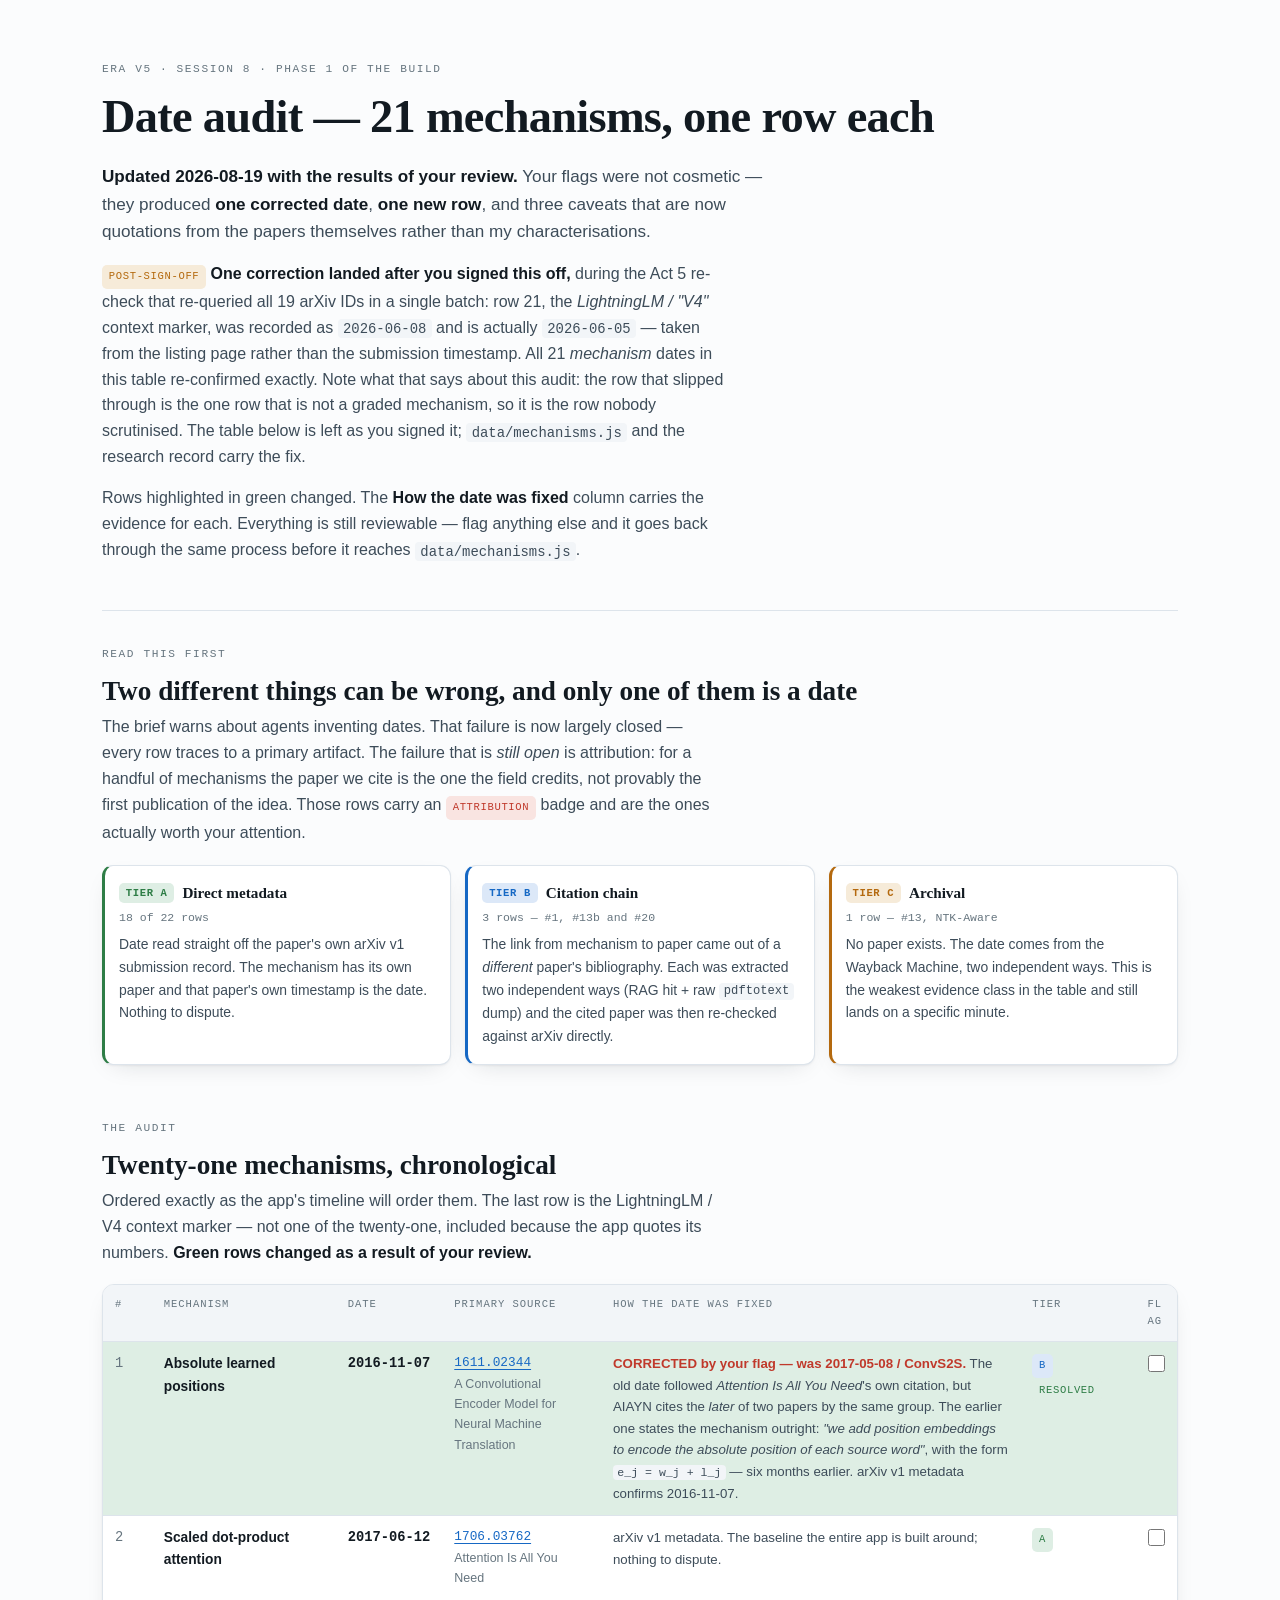
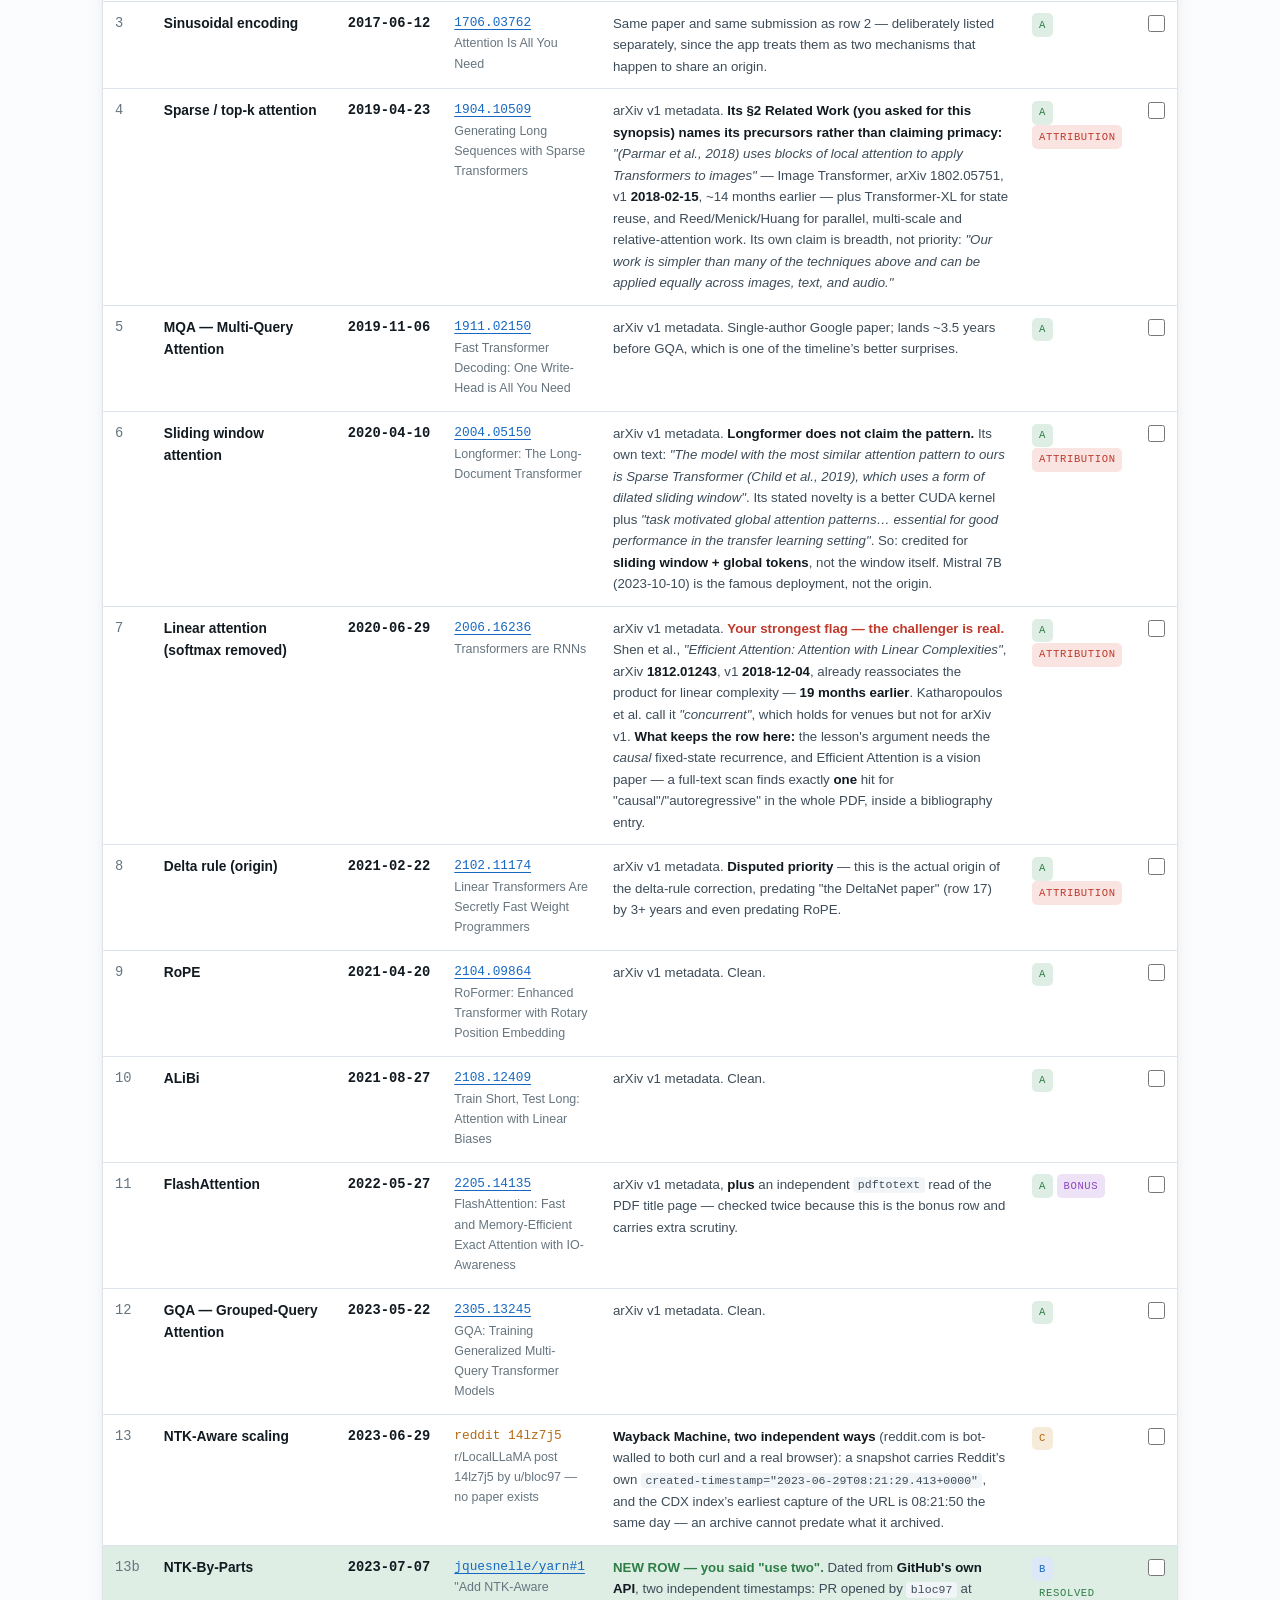
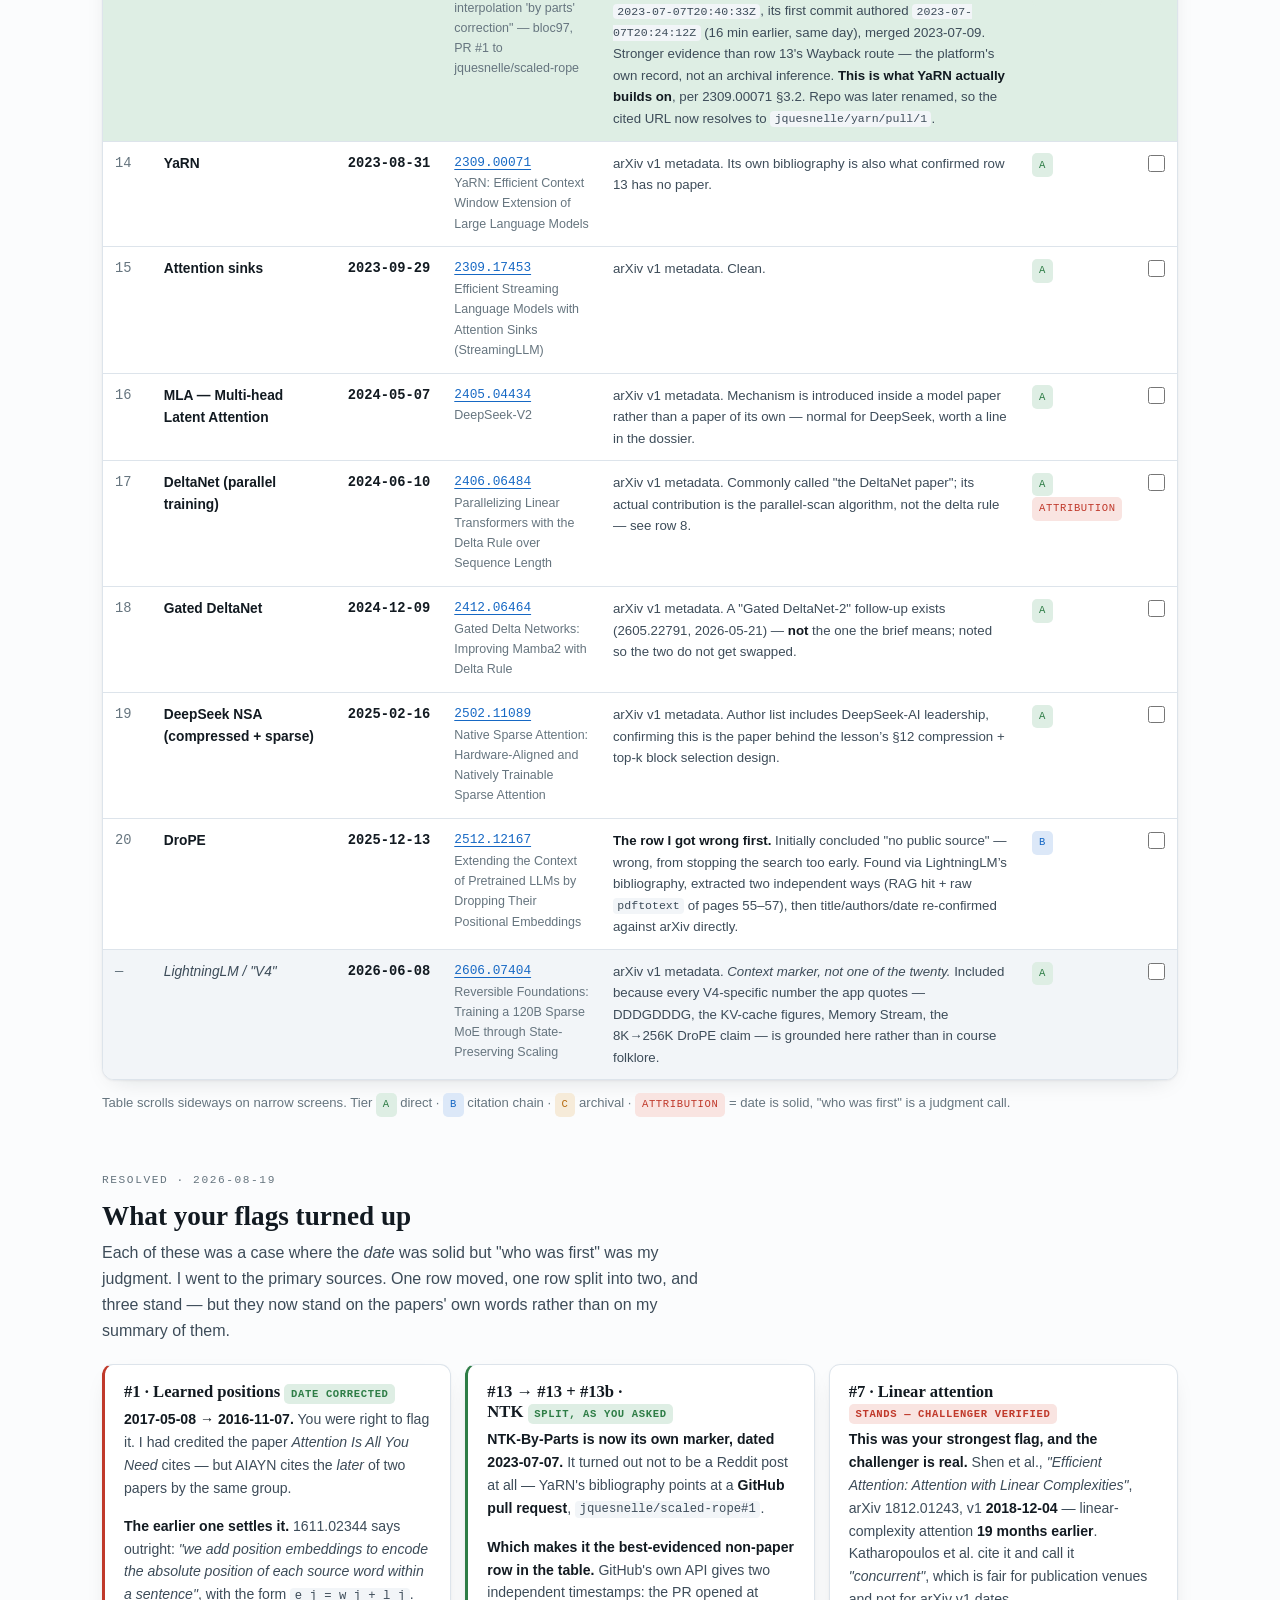
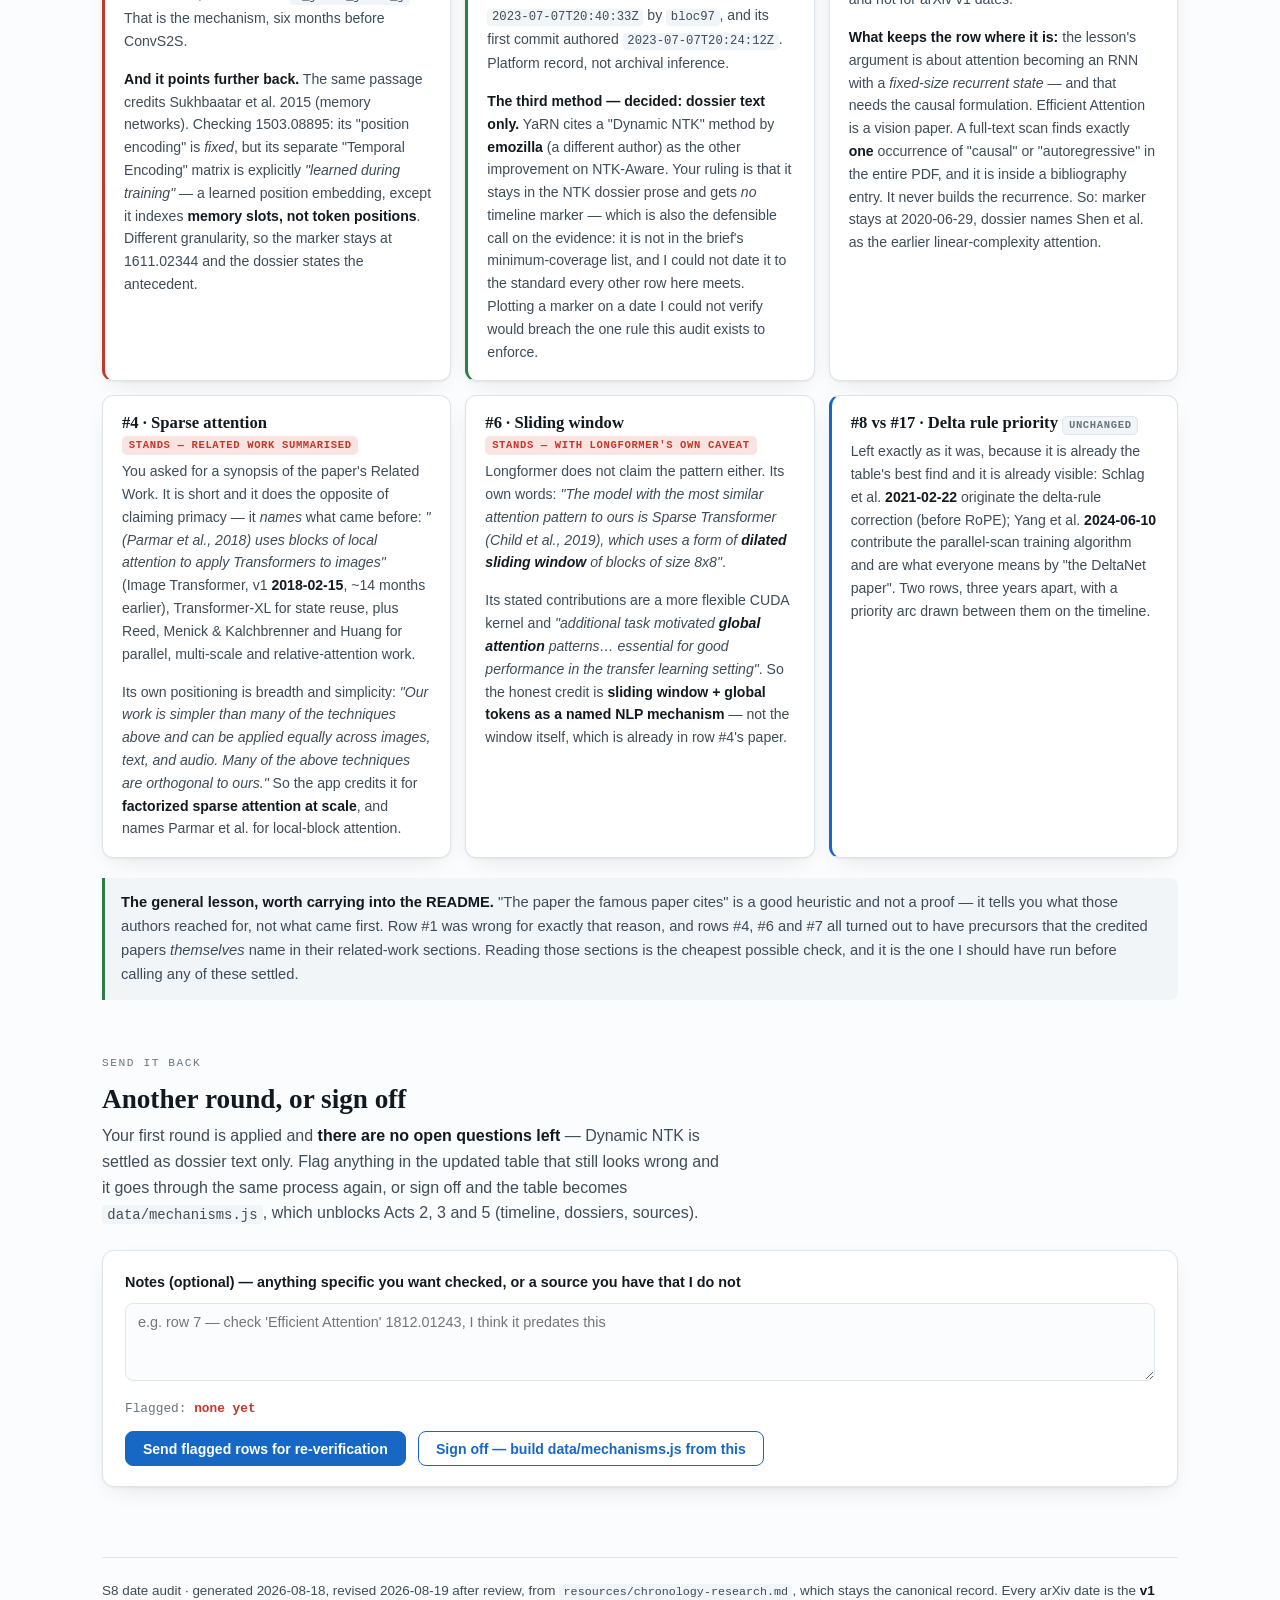
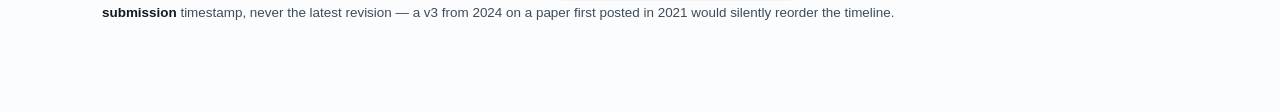
<file: ERA/V5/S8/assignment/.lavish/s8-date-audit.html>
<!doctype html>
<html lang="en">
<head>
<meta charset="utf-8">
<meta name="viewport" content="width=device-width, initial-scale=1">
<title>S8 — Date Audit</title>
<style>
/* ---------- tokens: inherited from ERA V5 S7's site/index.html ---------- */
:root{
  --ground:#FBFCFD; --surface:#FFFFFF; --surface-2:#F2F5F8; --rule:#DDE4EB;
  --ink:#121A21; --ink-2:#3D4C59; --muted:#66757F;
  --pos:#B4690E; --mem:#1668C4; --cmp:#2E7D46; --sys:#8B46C0; --origin:#C0392B;
  --pos-soft:#F6EBD9; --mem-soft:#DCE8F8; --cmp-soft:#DEEEE4; --sys-soft:#EEE2F6;
  --origin-soft:#F9E4E1; --grid:#E7ECF1;
  --shadow:0 1px 2px rgba(18,26,33,.05),0 8px 24px -12px rgba(18,26,33,.18);
  --serif:"Iowan Old Style","Palatino Linotype",Palatino,"Book Antiqua",Georgia,serif;
  --sans:ui-sans-serif,-apple-system,"Segoe UI",Roboto,"Helvetica Neue",Arial,sans-serif;
  --mono:ui-monospace,"SF Mono","Cascadia Mono",Menlo,Consolas,monospace;
}
@media (prefers-color-scheme:dark){
  :root:not([data-theme="light"]){
    --ground:#0E1419; --surface:#151D24; --surface-2:#1B242C; --rule:#28333D;
    --ink:#E6ECF1; --ink-2:#B4C1CC; --muted:#8494A0;
    --pos:#D08B33; --mem:#4A90D9; --cmp:#43A971; --sys:#A66BD0; --origin:#E06C5B;
    --pos-soft:#2E2417; --mem-soft:#16283C; --cmp-soft:#15291E; --sys-soft:#241833;
    --origin-soft:#331915; --grid:#222D36;
    --shadow:0 1px 2px rgba(0,0,0,.4),0 10px 28px -14px rgba(0,0,0,.7);
  }
}
:root[data-theme="dark"]{
  --ground:#0E1419; --surface:#151D24; --surface-2:#1B242C; --rule:#28333D;
  --ink:#E6ECF1; --ink-2:#B4C1CC; --muted:#8494A0;
  --pos:#D08B33; --mem:#4A90D9; --cmp:#43A971; --sys:#A66BD0; --origin:#E06C5B;
  --pos-soft:#2E2417; --mem-soft:#16283C; --cmp-soft:#15291E; --sys-soft:#241833;
  --origin-soft:#331915; --grid:#222D36;
  --shadow:0 1px 2px rgba(0,0,0,.4),0 10px 28px -14px rgba(0,0,0,.7);
}

*,*::before,*::after{box-sizing:border-box}
:where(.grid,.flex)>*{min-width:0}
:where(p,h1,h2,h3,h4,li,td,th,figcaption,.badge){overflow-wrap:anywhere}
body{margin:0;background:var(--ground);color:var(--ink);font-family:var(--sans);
  font-size:16px;line-height:1.62;-webkit-font-smoothing:antialiased}
.wrap{max-width:1120px;margin:0 auto;padding:0 22px 110px}
.measure{max-width:70ch}
h1,h2,h3,h4{font-family:var(--serif);font-weight:600;text-wrap:balance;line-height:1.2;margin:0}
h1{font-size:clamp(1.9rem,4.4vw,2.9rem);letter-spacing:-.015em}
h2{font-size:clamp(1.3rem,2.3vw,1.7rem);margin:0 0 .45rem}
h3{font-size:1.04rem;margin:0 0 .3rem}
p{margin:0 0 .95rem;color:var(--ink-2)}
a{color:var(--mem);text-underline-offset:3px}
code{font-family:var(--mono);font-size:.87em;background:var(--surface-2);padding:.12em .38em;border-radius:4px}
strong{color:var(--ink);font-weight:600}
.eyebrow{font-family:var(--mono);font-size:.7rem;letter-spacing:.14em;text-transform:uppercase;color:var(--muted);margin:0 0 .7rem}
header{padding:60px 0 32px;border-bottom:1px solid var(--rule);margin-bottom:34px}
.lede{font-size:1.07rem;color:var(--ink-2);margin-top:18px}
section{margin:54px 0 0;scroll-margin-top:20px}

.card{background:var(--surface);border:1px solid var(--rule);border-radius:11px;padding:17px 19px;box-shadow:var(--shadow)}
.grid{display:grid;gap:14px}
.g2{grid-template-columns:repeat(auto-fit,minmax(280px,1fr))}
.g3{grid-template-columns:repeat(auto-fit,minmax(230px,1fr))}

.badge{display:inline-flex;align-items:center;gap:6px;font-family:var(--mono);font-size:.66rem;
  letter-spacing:.06em;text-transform:uppercase;padding:.22em .55em;border-radius:5px;
  border:1px solid var(--rule);background:var(--surface-2);color:var(--muted);white-space:nowrap}
.badge.a{color:var(--cmp);background:var(--cmp-soft);border-color:transparent}
.badge.b{color:var(--mem);background:var(--mem-soft);border-color:transparent}
.badge.c{color:var(--pos);background:var(--pos-soft);border-color:transparent}
.badge.attr{color:var(--origin);background:var(--origin-soft);border-color:transparent}
.badge.bonus{color:var(--sys);background:var(--sys-soft);border-color:transparent}
.badge.fixed{color:var(--cmp);background:var(--cmp-soft);border-color:transparent}
tr.changed{background:var(--cmp-soft)}
tr.changed:hover{background:var(--cmp-soft)}

.tscroll{overflow-x:auto;border:1px solid var(--rule);border-radius:12px;background:var(--surface);box-shadow:var(--shadow)}
table{width:100%;border-collapse:collapse;font-size:.86rem;min-width:900px}
th,td{text-align:left;padding:11px 12px;border-bottom:1px solid var(--rule);vertical-align:top}
th{font-family:var(--mono);font-size:.66rem;letter-spacing:.09em;text-transform:uppercase;
  color:var(--muted);font-weight:400;background:var(--surface-2);position:sticky;top:0;z-index:2}
tbody tr:last-child td{border-bottom:0}
tbody tr:hover{background:var(--surface-2)}
td.n{font-family:var(--mono);font-variant-numeric:tabular-nums;white-space:nowrap;color:var(--muted)}
td.date{font-family:var(--mono);font-variant-numeric:tabular-nums;white-space:nowrap;color:var(--ink);font-weight:600}
td.mech{font-weight:600;color:var(--ink);min-width:180px}
td.src{font-family:var(--mono);font-size:.8rem;white-space:nowrap}
td.how{color:var(--ink-2);font-size:.83rem;min-width:290px}
td.flag{text-align:center;white-space:nowrap}
tr.ctx{background:var(--surface-2)}
tr.ctx td.mech{font-weight:500;font-style:italic;color:var(--ink-2)}
tr.flagged{background:var(--origin-soft)}
tr.flagged:hover{background:var(--origin-soft)}
input[type=checkbox]{width:17px;height:17px;accent-color:var(--origin);cursor:pointer;margin:2px 0 0}

.callout{border-left:3px solid var(--pos);background:var(--surface-2);padding:13px 16px;
  border-radius:0 8px 8px 0;margin:20px 0;font-size:.92rem}
.callout.risk{border-left-color:var(--origin)}
.callout.ok{border-left-color:var(--cmp)}
.callout p:last-child{margin-bottom:0}

.tier{border-left:3px solid var(--rule);padding-left:14px}
.tier.a{border-left-color:var(--cmp)} .tier.b{border-left-color:var(--mem)} .tier.c{border-left-color:var(--pos)}
.tier h3{font-size:.95rem;display:flex;align-items:center;gap:8px;flex-wrap:wrap}
.tier p{font-size:.87rem;margin:6px 0 0}
.tier .cnt{font-family:var(--mono);font-size:.72rem;color:var(--muted)}

.sub{background:var(--surface);border:1px solid var(--rule);border-radius:12px;padding:20px 22px;
  box-shadow:var(--shadow);margin-top:24px}
.sub textarea{width:100%;font-family:var(--sans);font-size:.9rem;padding:10px 12px;border-radius:8px;
  border:1px solid var(--rule);background:var(--ground);color:var(--ink);resize:vertical;min-height:78px}
.sub button{font-family:var(--sans);font-size:.88rem;font-weight:600;padding:.6em 1.2em;border-radius:8px;
  border:1px solid var(--mem);background:var(--mem);color:#fff;cursor:pointer;margin-top:12px}
.sub button:hover{filter:brightness(1.08)}
.sub button.ghost{background:transparent;color:var(--mem);margin-left:8px}
.sel{font-family:var(--mono);font-size:.8rem;color:var(--muted);margin-top:10px}
.sel b{color:var(--origin)}
.sent{font-size:.85rem;color:var(--cmp);margin-top:10px;display:none}

ul.tight{margin:0 0 .9rem;padding-left:1.15rem;color:var(--ink-2)}
ul.tight li{margin-bottom:.45rem;font-size:.9rem}
footer{margin-top:70px;padding-top:22px;border-top:1px solid var(--rule);font-size:.84rem;color:var(--muted)}
</style>
</head>
<body>
<div class="wrap">

<header>
  <p class="eyebrow">ERA V5 · Session 8 · phase 1 of the build</p>
  <h1>Date audit — 21 mechanisms, one row each</h1>
  <p class="lede measure"><strong>Updated 2026-08-19 with the results of your review.</strong> Your
  flags were not cosmetic — they produced <strong>one corrected date</strong>, <strong>one new
  row</strong>, and three caveats that are now quotations from the papers themselves rather than my
  characterisations.</p>
  <p class="measure" style="margin-top:14px" ><span class="badge c">post-sign-off</span>
  <strong>One correction landed after you signed this off,</strong> during the Act 5 re-check that
  re-queried all 19 arXiv IDs in a single batch: row 21, the <em>LightningLM / "V4"</em> context
  marker, was recorded as <code>2026-06-08</code> and is actually <code>2026-06-05</code> — taken from
  the listing page rather than the submission timestamp. All 21 <em>mechanism</em> dates in this table
  re-confirmed exactly. Note what that says about this audit: the row that slipped through is the one
  row that is not a graded mechanism, so it is the row nobody scrutinised. The table below is left as
  you signed it; <code>data/mechanisms.js</code> and the research record carry the fix.</p>
  <p class="measure" style="margin-top:14px">Rows highlighted in green changed. The
  <strong>How the date was fixed</strong> column carries the evidence for each. Everything is still
  reviewable — flag anything else and it goes back through the same process before it reaches
  <code>data/mechanisms.js</code>.</p>
</header>

<!-- ============================================ -->
<section id="tiers" style="margin-top:0">
  <p class="eyebrow">Read this first</p>
  <h2>Two different things can be wrong, and only one of them is a date</h2>
  <p class="measure">The brief warns about agents inventing dates. That failure is now largely closed —
  every row traces to a primary artifact. The failure that is <em>still open</em> is attribution: for a
  handful of mechanisms the paper we cite is the one the field credits, not provably the first
  publication of the idea. Those rows carry an <span class="badge attr">attribution</span> badge and
  are the ones actually worth your attention.</p>

  <div class="grid g3" style="margin-top:20px">
    <div class="card tier a">
      <h3><span class="badge a">tier A</span> Direct metadata</h3>
      <p class="cnt">18 of 22 rows</p>
      <p>Date read straight off the paper's own arXiv v1 submission record. The mechanism has its own
      paper and that paper's own timestamp is the date. Nothing to dispute.</p>
    </div>
    <div class="card tier b">
      <h3><span class="badge b">tier B</span> Citation chain</h3>
      <p class="cnt">3 rows — #1, #13b and #20</p>
      <p>The link from mechanism to paper came out of a <em>different</em> paper's bibliography. Each
      was extracted two independent ways (RAG hit + raw <code>pdftotext</code> dump) and the cited
      paper was then re-checked against arXiv directly.</p>
    </div>
    <div class="card tier c">
      <h3><span class="badge c">tier C</span> Archival</h3>
      <p class="cnt">1 row — #13, NTK-Aware</p>
      <p>No paper exists. The date comes from the Wayback Machine, two independent ways. This is the
      weakest evidence class in the table and still lands on a specific minute.</p>
    </div>
  </div>
</section>

<!-- ============================================ -->
<section id="table">
  <p class="eyebrow">The audit</p>
  <h2>Twenty-one mechanisms, chronological</h2>
  <p class="measure">Ordered exactly as the app's timeline will order them. The last row is the LightningLM /
  V4 context marker — not one of the twenty-one, included because the app quotes its numbers.
  <strong>Green rows changed as a result of your review.</strong></p>

  <div class="tscroll" style="margin-top:18px">
  <table>
    <thead>
      <tr>
        <th>#</th><th>Mechanism</th><th>Date</th><th>Primary source</th>
        <th>How the date was fixed</th><th>Tier</th><th>Flag</th>
      </tr>
    </thead>
    <tbody id="rows"></tbody>
  </table>
  </div>
  <p style="font-size:.82rem;color:var(--muted);margin-top:12px">Table scrolls sideways on narrow
  screens. Tier <span class="badge a">A</span> direct · <span class="badge b">B</span> citation chain ·
  <span class="badge c">C</span> archival · <span class="badge attr">attribution</span> = date is
  solid, "who was first" is a judgment call.</p>
</section>

<!-- ============================================ -->
<section id="soft">
  <p class="eyebrow">Resolved · 2026-08-19</p>
  <h2>What your flags turned up</h2>
  <p class="measure">Each of these was a case where the <em>date</em> was solid but "who was first" was
  my judgment. I went to the primary sources. One row moved, one row split into two, and three stand —
  but they now stand on the papers' own words rather than on my summary of them.</p>

  <div class="grid g2" style="margin-top:20px">
    <div class="card" style="border-left:3px solid var(--origin)">
      <h3>#1 · Learned positions <span class="badge fixed">date corrected</span></h3>
      <p style="font-size:.88rem"><strong>2017-05-08 → 2016-11-07.</strong> You were right to flag it.
      I had credited the paper <em>Attention Is All You Need</em> cites — but AIAYN cites the
      <em>later</em> of two papers by the same group.</p>
      <p style="font-size:.88rem"><strong>The earlier one settles it.</strong> 1611.02344 says outright:
      <em>"we add position embeddings to encode the absolute position of each source word within a
      sentence"</em>, with the form <code>e_j = w_j + l_j</code>. That is the mechanism, six months
      before ConvS2S.</p>
      <p style="font-size:.88rem;margin-bottom:0"><strong>And it points further back.</strong> The same
      passage credits Sukhbaatar et al. 2015 (memory networks). Checking 1503.08895: its "position
      encoding" is <em>fixed</em>, but its separate "Temporal Encoding" matrix is explicitly
      <em>"learned during training"</em> — a learned position embedding, except it indexes
      <strong>memory slots, not token positions</strong>. Different granularity, so the marker stays at
      1611.02344 and the dossier states the antecedent.</p>
    </div>

    <div class="card" style="border-left:3px solid var(--cmp)">
      <h3>#13 → #13 + #13b · NTK <span class="badge fixed">split, as you asked</span></h3>
      <p style="font-size:.88rem"><strong>NTK-By-Parts is now its own marker, dated 2023-07-07.</strong>
      It turned out not to be a Reddit post at all — YaRN's bibliography points at a <strong>GitHub
      pull request</strong>, <code>jquesnelle/scaled-rope#1</code>.</p>
      <p style="font-size:.88rem"><strong>Which makes it the best-evidenced non-paper row in the table.</strong>
      GitHub's own API gives two independent timestamps: the PR opened at
      <code>2023-07-07T20:40:33Z</code> by <code>bloc97</code>, and its first commit authored
      <code>2023-07-07T20:24:12Z</code>. Platform record, not archival inference.</p>
      <p style="font-size:.88rem;margin-bottom:0"><strong>The third method — decided: dossier text
      only.</strong> YaRN cites a "Dynamic NTK" method by <strong>emozilla</strong> (a different
      author) as the other improvement on NTK-Aware. Your ruling is that it stays in the NTK dossier
      prose and gets <em>no</em> timeline marker — which is also the defensible call on the evidence:
      it is not in the brief's minimum-coverage list, and I could not date it to the standard every
      other row here meets. Plotting a marker on a date I could not verify would breach the one rule
      this audit exists to enforce.</p>
    </div>

    <div class="card">
      <h3>#7 · Linear attention <span class="badge attr">stands — challenger verified</span></h3>
      <p style="font-size:.88rem"><strong>This was your strongest flag, and the challenger is real.</strong>
      Shen et al., <em>"Efficient Attention: Attention with Linear Complexities"</em>, arXiv 1812.01243,
      v1 <strong>2018-12-04</strong> — linear-complexity attention <strong>19 months earlier</strong>.
      Katharopoulos et al. cite it and call it <em>"concurrent"</em>, which is fair for publication
      venues and not for arXiv v1 dates.</p>
      <p style="font-size:.88rem;margin-bottom:0"><strong>What keeps the row where it is:</strong> the
      lesson's argument is about attention becoming an RNN with a <em>fixed-size recurrent state</em> —
      and that needs the causal formulation. Efficient Attention is a vision paper. A full-text scan
      finds exactly <strong>one</strong> occurrence of "causal" or "autoregressive" in the entire PDF,
      and it is inside a bibliography entry. It never builds the recurrence. So: marker stays at
      2020-06-29, dossier names Shen et al. as the earlier linear-complexity attention.</p>
    </div>

    <div class="card">
      <h3>#4 · Sparse attention <span class="badge attr">stands — related work summarised</span></h3>
      <p style="font-size:.88rem">You asked for a synopsis of the paper's Related Work. It is short and
      it does the opposite of claiming primacy — it <em>names</em> what came before:
      <em>"(Parmar et al., 2018) uses blocks of local attention to apply Transformers to images"</em>
      (Image Transformer, v1 <strong>2018-02-15</strong>, ~14 months earlier), Transformer-XL for state
      reuse, plus Reed, Menick &amp; Kalchbrenner and Huang for parallel, multi-scale and
      relative-attention work.</p>
      <p style="font-size:.88rem;margin-bottom:0">Its own positioning is breadth and simplicity:
      <em>"Our work is simpler than many of the techniques above and can be applied equally across
      images, text, and audio. Many of the above techniques are orthogonal to ours."</em> So the app
      credits it for <strong>factorized sparse attention at scale</strong>, and names Parmar et al. for
      local-block attention.</p>
    </div>

    <div class="card">
      <h3>#6 · Sliding window <span class="badge attr">stands — with Longformer's own caveat</span></h3>
      <p style="font-size:.88rem">Longformer does not claim the pattern either. Its own words:
      <em>"The model with the most similar attention pattern to ours is Sparse Transformer (Child et
      al., 2019), which uses a form of <strong>dilated sliding window</strong> of blocks of size
      8x8"</em>.</p>
      <p style="font-size:.88rem;margin-bottom:0">Its stated contributions are a more flexible CUDA
      kernel and <em>"additional task motivated <strong>global attention</strong> patterns… essential
      for good performance in the transfer learning setting"</em>. So the honest credit is
      <strong>sliding window + global tokens as a named NLP mechanism</strong> — not the window itself,
      which is already in row #4's paper.</p>
    </div>

    <div class="card" style="border-left:3px solid var(--mem)">
      <h3>#8 vs #17 · Delta rule priority <span class="badge">unchanged</span></h3>
      <p style="font-size:.88rem;margin-bottom:0">Left exactly as it was, because it is already the
      table's best find and it is already visible: Schlag et al. <strong>2021-02-22</strong> originate
      the delta-rule correction (before RoPE); Yang et al. <strong>2024-06-10</strong> contribute the
      parallel-scan training algorithm and are what everyone means by "the DeltaNet paper". Two rows,
      three years apart, with a priority arc drawn between them on the timeline.</p>
    </div>
  </div>

  <div class="callout ok">
    <p style="margin-bottom:0"><strong>The general lesson, worth carrying into the README.</strong>
    "The paper the famous paper cites" is a good heuristic and not a proof — it tells you what those
    authors reached for, not what came first. Row #1 was wrong for exactly that reason, and rows #4,
    #6 and #7 all turned out to have precursors that the credited papers <em>themselves</em> name in
    their related-work sections. Reading those sections is the cheapest possible check, and it is the
    one I should have run before calling any of these settled.</p>
  </div>
</section>

<section id="send">
  <p class="eyebrow">Send it back</p>
  <h2>Another round, or sign off</h2>
  <p class="measure">Your first round is applied and <strong>there are no open questions left</strong>
  — Dynamic NTK is settled as dossier text only. Flag anything in the updated table that still looks
  wrong and it goes through the same process again, or sign off and the table becomes
  <code>data/mechanisms.js</code>, which unblocks Acts 2, 3 and 5 (timeline, dossiers, sources).</p>

  <div class="sub">
    <label for="note" style="font-size:.9rem;font-weight:600;color:var(--ink);display:block;margin-bottom:8px">
      Notes (optional) — anything specific you want checked, or a source you have that I do not
    </label>
    <textarea id="note" placeholder="e.g. row 7 — check 'Efficient Attention' 1812.01243, I think it predates this"></textarea>
    <div class="sel" id="sel">Flagged: <b>none yet</b></div>
    <button type="button" data-lavish-action id="btn-flag">Send flagged rows for re-verification</button>
    <button type="button" data-lavish-action class="ghost" id="btn-ok">Sign off — build data/mechanisms.js from this</button>
    <div class="sent" id="sent"></div>
  </div>
</section>

<footer>
  <p style="margin-bottom:0">S8 date audit · generated 2026-08-18, revised 2026-08-19 after review, from
  <code>resources/chronology-research.md</code>, which stays the canonical record. Every arXiv date is
  the <strong>v1 submission</strong> timestamp, never the latest revision — a v3 from 2024 on a paper
  first posted in 2021 would silently reorder the timeline.</p>
</footer>

</div>

<script>
/* Single source of truth for this audit — mirrors resources/chronology-research.md.
   The app's data/mechanisms.js gets generated from the signed-off version of this. */
const ROWS = [
  {n:1, mech:'Absolute learned positions', date:'2016-11-07', src:'1611.02344',
   title:'A Convolutional Encoder Model for Neural Machine Translation',
   how:'<strong style="color:var(--origin)">CORRECTED by your flag — was 2017-05-08 / ConvS2S.</strong> The old date followed <em>Attention Is All You Need</em>\'s own citation, but AIAYN cites the <em>later</em> of two papers by the same group. The earlier one states the mechanism outright: <em>"we add position embeddings to encode the absolute position of each source word"</em>, with the form <code>e_j = w_j + l_j</code> — six months earlier. arXiv v1 metadata confirms 2016-11-07.',
   tier:'B', fixed:true},
  {n:2, mech:'Scaled dot-product attention', date:'2017-06-12', src:'1706.03762',
   title:'Attention Is All You Need',
   how:'arXiv v1 metadata. The baseline the entire app is built around; nothing to dispute.', tier:'A'},
  {n:3, mech:'Sinusoidal encoding', date:'2017-06-12', src:'1706.03762',
   title:'Attention Is All You Need',
   how:'Same paper and same submission as row 2 — deliberately listed separately, since the app treats them as two mechanisms that happen to share an origin.', tier:'A'},
  {n:4, mech:'Sparse / top-k attention', date:'2019-04-23', src:'1904.10509',
   title:'Generating Long Sequences with Sparse Transformers',
   how:'arXiv v1 metadata. <strong>Its §2 Related Work (you asked for this synopsis) names its precursors rather than claiming primacy:</strong> <em>"(Parmar et al., 2018) uses blocks of local attention to apply Transformers to images"</em> — Image Transformer, arXiv 1802.05751, v1 <strong>2018-02-15</strong>, ~14 months earlier — plus Transformer-XL for state reuse, and Reed/Menick/Huang for parallel, multi-scale and relative-attention work. Its own claim is breadth, not priority: <em>"Our work is simpler than many of the techniques above and can be applied equally across images, text, and audio."</em>',
   tier:'A', attr:true},
  {n:5, mech:'MQA — Multi-Query Attention', date:'2019-11-06', src:'1911.02150',
   title:'Fast Transformer Decoding: One Write-Head is All You Need',
   how:'arXiv v1 metadata. Single-author Google paper; lands ~3.5 years before GQA, which is one of the timeline’s better surprises.', tier:'A'},
  {n:6, mech:'Sliding window attention', date:'2020-04-10', src:'2004.05150',
   title:'Longformer: The Long-Document Transformer',
   how:'arXiv v1 metadata. <strong>Longformer does not claim the pattern.</strong> Its own text: <em>"The model with the most similar attention pattern to ours is Sparse Transformer (Child et al., 2019), which uses a form of dilated sliding window"</em>. Its stated novelty is a better CUDA kernel plus <em>"task motivated global attention patterns… essential for good performance in the transfer learning setting"</em>. So: credited for <strong>sliding window + global tokens</strong>, not the window itself. Mistral 7B (2023-10-10) is the famous deployment, not the origin.',
   tier:'A', attr:true},
  {n:7, mech:'Linear attention (softmax removed)', date:'2020-06-29', src:'2006.16236',
   title:'Transformers are RNNs',
   how:'arXiv v1 metadata. <strong style="color:var(--origin)">Your strongest flag — the challenger is real.</strong> Shen et al., <em>"Efficient Attention: Attention with Linear Complexities"</em>, arXiv <strong>1812.01243</strong>, v1 <strong>2018-12-04</strong>, already reassociates the product for linear complexity — <strong>19 months earlier</strong>. Katharopoulos et al. call it <em>"concurrent"</em>, which holds for venues but not for arXiv v1. <strong>What keeps the row here:</strong> the lesson\'s argument needs the <em>causal</em> fixed-state recurrence, and Efficient Attention is a vision paper — a full-text scan finds exactly <strong>one</strong> hit for "causal"/"autoregressive" in the whole PDF, inside a bibliography entry.',
   tier:'A', attr:true},
  {n:8, mech:'Delta rule (origin)', date:'2021-02-22', src:'2102.11174',
   title:'Linear Transformers Are Secretly Fast Weight Programmers',
   how:'arXiv v1 metadata. <strong>Disputed priority</strong> — this is the actual origin of the delta-rule correction, predating "the DeltaNet paper" (row 17) by 3+ years and even predating RoPE.',
   tier:'A', attr:true},
  {n:9, mech:'RoPE', date:'2021-04-20', src:'2104.09864',
   title:'RoFormer: Enhanced Transformer with Rotary Position Embedding',
   how:'arXiv v1 metadata. Clean.', tier:'A'},
  {n:10, mech:'ALiBi', date:'2021-08-27', src:'2108.12409',
   title:'Train Short, Test Long: Attention with Linear Biases',
   how:'arXiv v1 metadata. Clean.', tier:'A'},
  {n:11, mech:'FlashAttention', date:'2022-05-27', src:'2205.14135',
   title:'FlashAttention: Fast and Memory-Efficient Exact Attention with IO-Awareness',
   how:'arXiv v1 metadata, <strong>plus</strong> an independent <code>pdftotext</code> read of the PDF title page — checked twice because this is the bonus row and carries extra scrutiny.',
   tier:'A', bonus:true},
  {n:12, mech:'GQA — Grouped-Query Attention', date:'2023-05-22', src:'2305.13245',
   title:'GQA: Training Generalized Multi-Query Transformer Models',
   how:'arXiv v1 metadata. Clean.', tier:'A'},
  {n:13, mech:'NTK-Aware scaling', date:'2023-06-29', src:'reddit',
   title:'r/LocalLLaMA post 14lz7j5 by u/bloc97 — no paper exists',
   how:'<strong>Wayback Machine, two independent ways</strong> (reddit.com is bot-walled to both curl and a real browser): a snapshot carries Reddit’s own <code>created-timestamp="2023-06-29T08:21:29.413+0000"</code>, and the CDX index’s earliest capture of the URL is 08:21:50 the same day — an archive cannot predate what it archived.',
   tier:'C'},
  {n:'13b', mech:'NTK-By-Parts', date:'2023-07-07', src:'github',
   title:'"Add NTK-Aware interpolation \'by parts\' correction" — bloc97, PR #1 to jquesnelle/scaled-rope',
   how:'<strong style="color:var(--cmp)">NEW ROW — you said "use two".</strong> Dated from <strong>GitHub\'s own API</strong>, two independent timestamps: PR opened by <code>bloc97</code> at <code>2023-07-07T20:40:33Z</code>, its first commit authored <code>2023-07-07T20:24:12Z</code> (16 min earlier, same day), merged 2023-07-09. Stronger evidence than row 13\'s Wayback route — the platform\'s own record, not an archival inference. <strong>This is what YaRN actually builds on</strong>, per 2309.00071 §3.2. Repo was later renamed, so the cited URL now resolves to <code>jquesnelle/yarn/pull/1</code>.',
   tier:'B', fixed:true},
  {n:14, mech:'YaRN', date:'2023-08-31', src:'2309.00071',
   title:'YaRN: Efficient Context Window Extension of Large Language Models',
   how:'arXiv v1 metadata. Its own bibliography is also what confirmed row 13 has no paper.', tier:'A'},
  {n:15, mech:'Attention sinks', date:'2023-09-29', src:'2309.17453',
   title:'Efficient Streaming Language Models with Attention Sinks (StreamingLLM)',
   how:'arXiv v1 metadata. Clean.', tier:'A'},
  {n:16, mech:'MLA — Multi-head Latent Attention', date:'2024-05-07', src:'2405.04434',
   title:'DeepSeek-V2',
   how:'arXiv v1 metadata. Mechanism is introduced inside a model paper rather than a paper of its own — normal for DeepSeek, worth a line in the dossier.', tier:'A'},
  {n:17, mech:'DeltaNet (parallel training)', date:'2024-06-10', src:'2406.06484',
   title:'Parallelizing Linear Transformers with the Delta Rule over Sequence Length',
   how:'arXiv v1 metadata. Commonly called "the DeltaNet paper"; its actual contribution is the parallel-scan algorithm, not the delta rule — see row 8.',
   tier:'A', attr:true},
  {n:18, mech:'Gated DeltaNet', date:'2024-12-09', src:'2412.06464',
   title:'Gated Delta Networks: Improving Mamba2 with Delta Rule',
   how:'arXiv v1 metadata. A "Gated DeltaNet-2" follow-up exists (2605.22791, 2026-05-21) — <strong>not</strong> the one the brief means; noted so the two do not get swapped.', tier:'A'},
  {n:19, mech:'DeepSeek NSA (compressed + sparse)', date:'2025-02-16', src:'2502.11089',
   title:'Native Sparse Attention: Hardware-Aligned and Natively Trainable Sparse Attention',
   how:'arXiv v1 metadata. Author list includes DeepSeek-AI leadership, confirming this is the paper behind the lesson’s §12 compression + top-k block selection design.', tier:'A'},
  {n:20, mech:'DroPE', date:'2025-12-13', src:'2512.12167',
   title:'Extending the Context of Pretrained LLMs by Dropping Their Positional Embeddings',
   how:'<strong>The row I got wrong first.</strong> Initially concluded "no public source" — wrong, from stopping the search too early. Found via LightningLM’s bibliography, extracted two independent ways (RAG hit + raw <code>pdftotext</code> of pages 55–57), then title/authors/date re-confirmed against arXiv directly.',
   tier:'B'},
  {n:21, mech:'LightningLM / "V4"', date:'2026-06-08', src:'2606.07404',
   title:'Reversible Foundations: Training a 120B Sparse MoE through State-Preserving Scaling',
   how:'arXiv v1 metadata. <em>Context marker, not one of the twenty.</em> Included because every V4-specific number the app quotes — DDDGDDDG, the KV-cache figures, Memory Stream, the 8K→256K DroPE claim — is grounded here rather than in course folklore.',
   tier:'A', ctx:true},
];

const tb = document.getElementById('rows');
ROWS.forEach(r => {
  const tr = document.createElement('tr');
  if (r.ctx) tr.className = 'ctx';
  else if (r.fixed) tr.className = 'changed';
  tr.dataset.n = r.n;
  const srcHtml = r.src === 'reddit'
    ? '<span style="color:var(--pos)">reddit&nbsp;14lz7j5</span>'
    : r.src === 'github'
    ? '<a href="https://github.com/jquesnelle/yarn/pull/1" target="_blank" rel="noopener">jquesnelle/yarn#1</a>'
    : '<a href="https://arxiv.org/abs/' + r.src + '" target="_blank" rel="noopener">' + r.src + '</a>';
  const badges = '<span class="badge ' + r.tier.toLowerCase() + '">' + r.tier + '</span>'
    + (r.attr ? ' <span class="badge attr">attribution</span>' : '')
    + (r.fixed ? ' <span class="badge fixed">resolved</span>' : '')
    + (r.bonus ? ' <span class="badge bonus">bonus</span>' : '');
  tr.innerHTML =
    '<td class="n">' + (r.ctx ? '—' : r.n) + '</td>' +
    '<td class="mech">' + r.mech + '</td>' +
    '<td class="date">' + r.date + '</td>' +
    '<td class="src">' + srcHtml + '<br><span style="font-family:var(--sans);font-size:.78rem;color:var(--muted);white-space:normal;display:inline-block;max-width:230px">' + r.title + '</span></td>' +
    '<td class="how">' + r.how + '</td>' +
    '<td>' + badges + '</td>' +
    '<td class="flag"><input type="checkbox" aria-label="Flag row ' + r.n + ' (' + r.mech + ') for re-verification"></td>';
  tb.appendChild(tr);
});

/* local reversible state only — nothing is queued until a button is pressed */
const selEl = document.getElementById('sel');
function flagged(){
  return [...tb.querySelectorAll('tr')].filter(tr => tr.querySelector('input').checked)
    .map(tr => ROWS.find(r => String(r.n) === tr.dataset.n));
}
function refresh(){
  const f = flagged();
  [...tb.querySelectorAll('tr')].forEach(tr =>
    tr.classList.toggle('flagged', tr.querySelector('input').checked));
  selEl.innerHTML = 'Flagged: <b>' + (f.length ? f.map(r => '#' + r.n + ' ' + r.mech).join(' · ') : 'none yet') + '</b>';
}
tb.addEventListener('change', refresh);
refresh();

function sent(msg){
  const el = document.getElementById('sent');
  el.textContent = msg; el.style.display = 'block';
}

document.getElementById('btn-flag').addEventListener('click', () => {
  const f = flagged();
  const note = document.getElementById('note').value.trim();
  if (!f.length && !note) { sent('Nothing flagged and no note — tick a row first, or use the sign-off button.'); return; }
  const list = f.map(r => '#' + r.n + ' ' + r.mech + ' (' + r.date + ', ' + (r.src === 'reddit' ? 'reddit 14lz7j5' : 'arXiv ' + r.src) + ')').join('; ');
  const msg = 'Date audit — re-verify these rows before writing data/mechanisms.js: '
    + (list || '(no rows ticked)')
    + (note ? ' || Note from me: ' + note : '')
    + ' || Go back to the primary source for each, and for attribution-flagged rows actually check the challenger paper rather than restating the standard credit.';
  window.lavish.queuePrompt(msg, {
    tag: 'date-audit', text: 'Re-verify ' + f.length + ' row(s)',
    data: { rows: f.map(r => ({ n: r.n, mech: r.mech, date: r.date, src: r.src })), note }
  });
  sent('Queued — ' + f.length + ' row(s) flagged. Press Send to Agent in the Lavish panel to deliver it.');
});

document.getElementById('btn-ok').addEventListener('click', () => {
  const note = document.getElementById('note').value.trim();
  window.lavish.queuePrompt(
    'Date audit signed off — all 21 mechanism dates accepted as verified. Write data/mechanisms.js from this table and start Act 2 (the timeline).'
    + (note ? ' || Note from me: ' + note : ''),
    { tag: 'date-audit', text: 'Signed off — build the data file', data: { signedOff: true, note } });
  sent('Sign-off queued. Press Send to Agent in the Lavish panel to deliver it.');
});
</script>
</body>
</html>
</file>
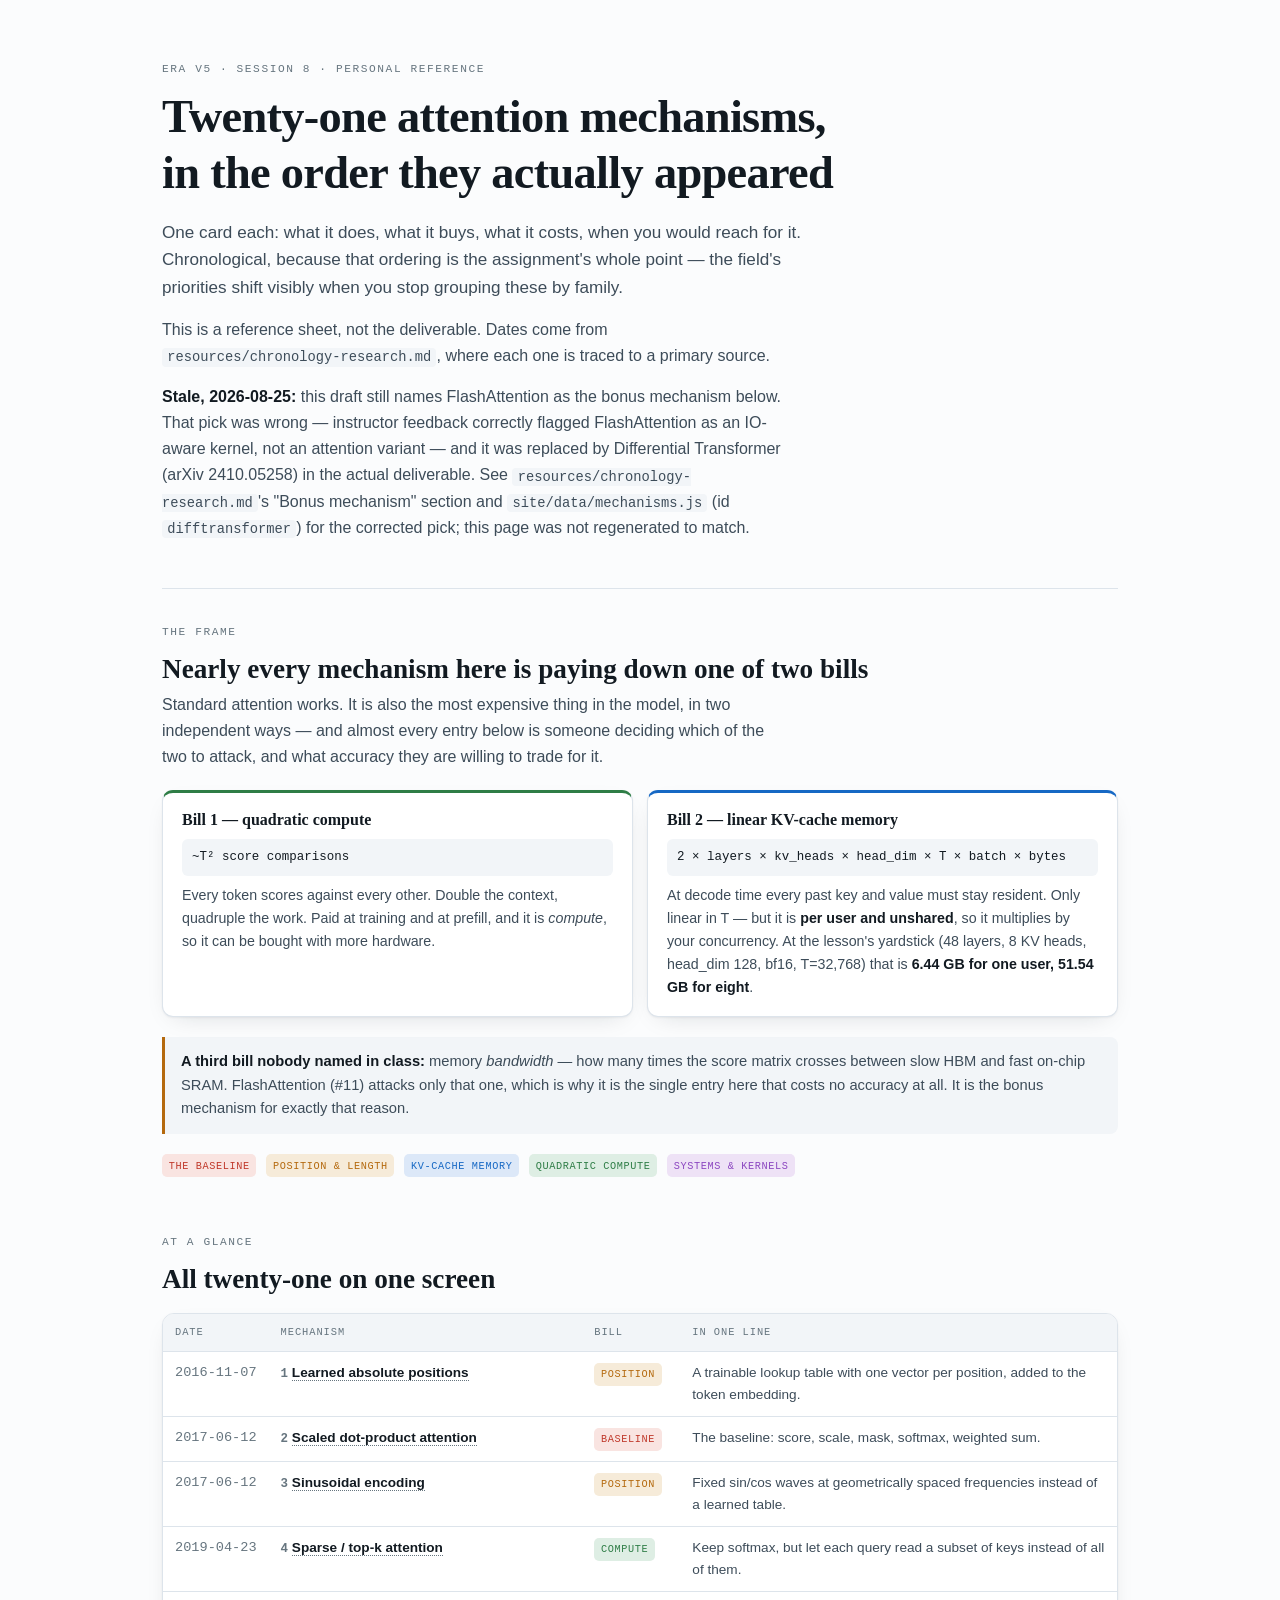
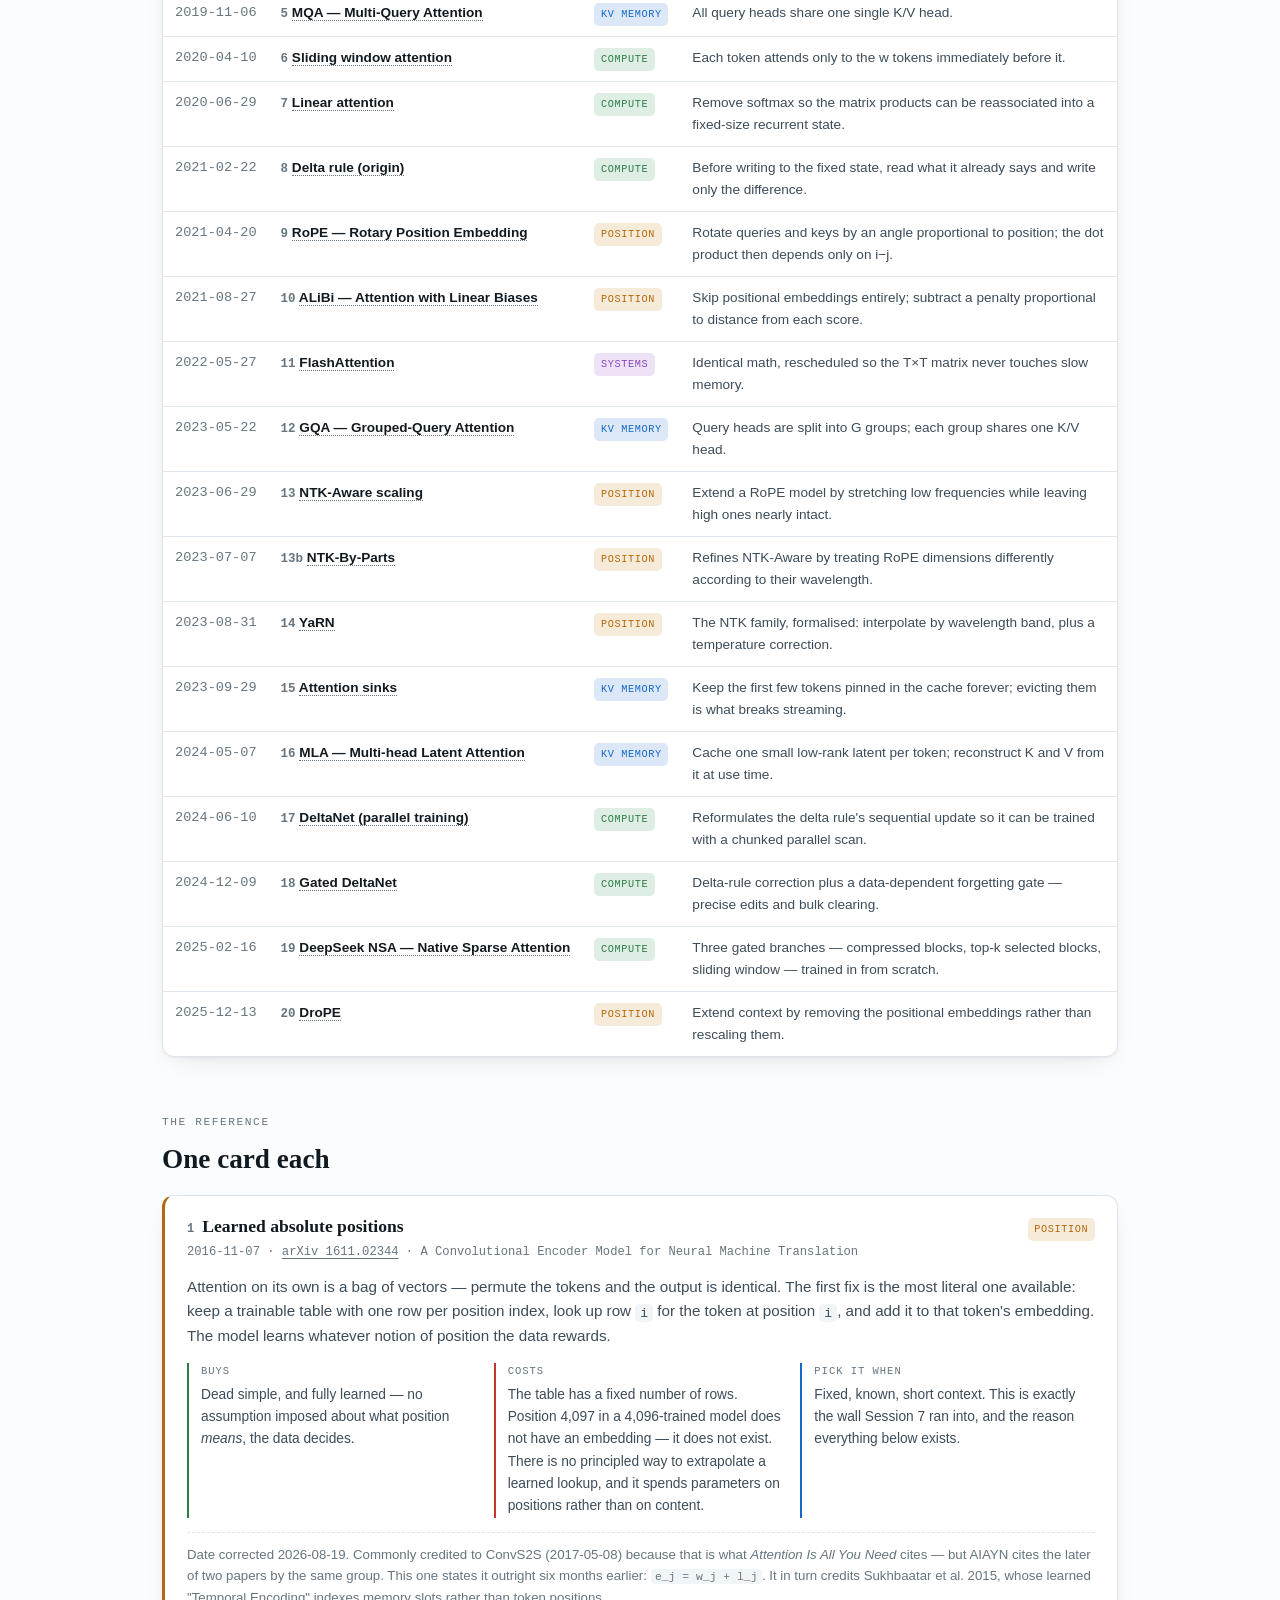
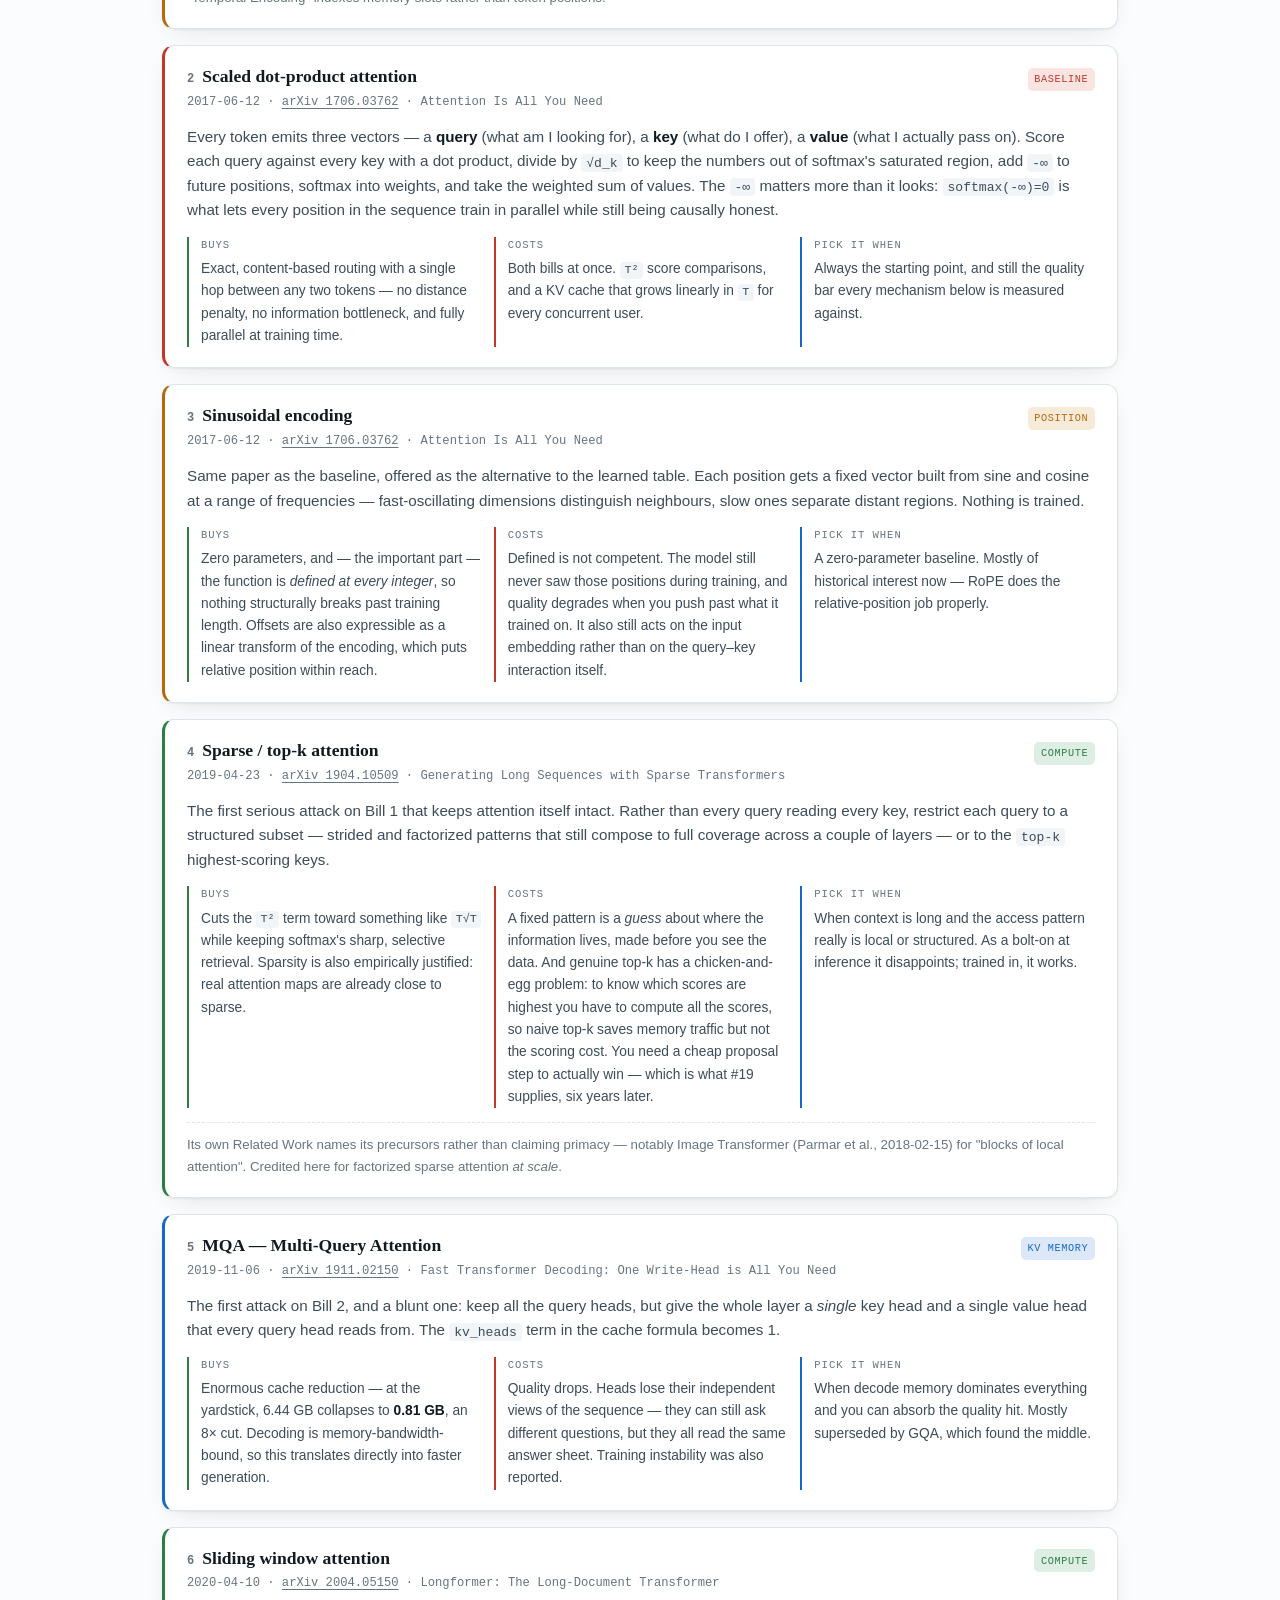
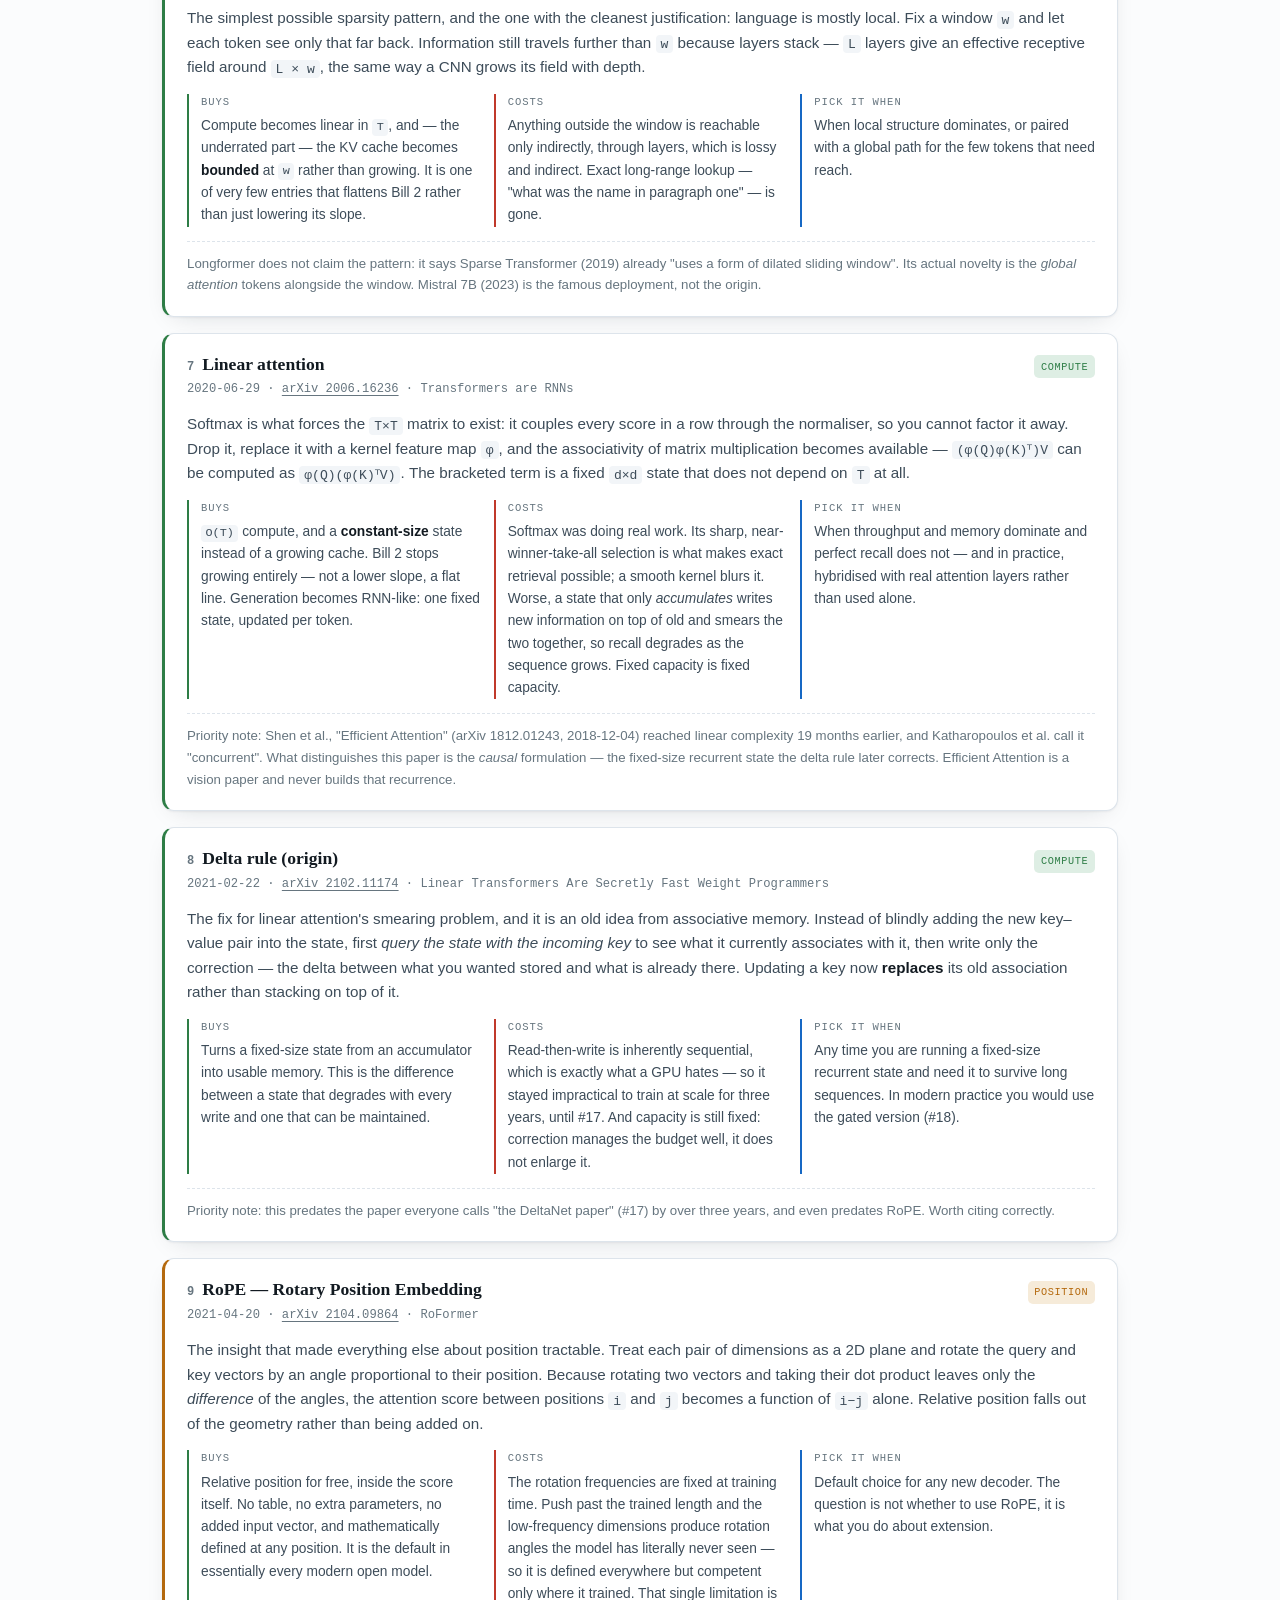
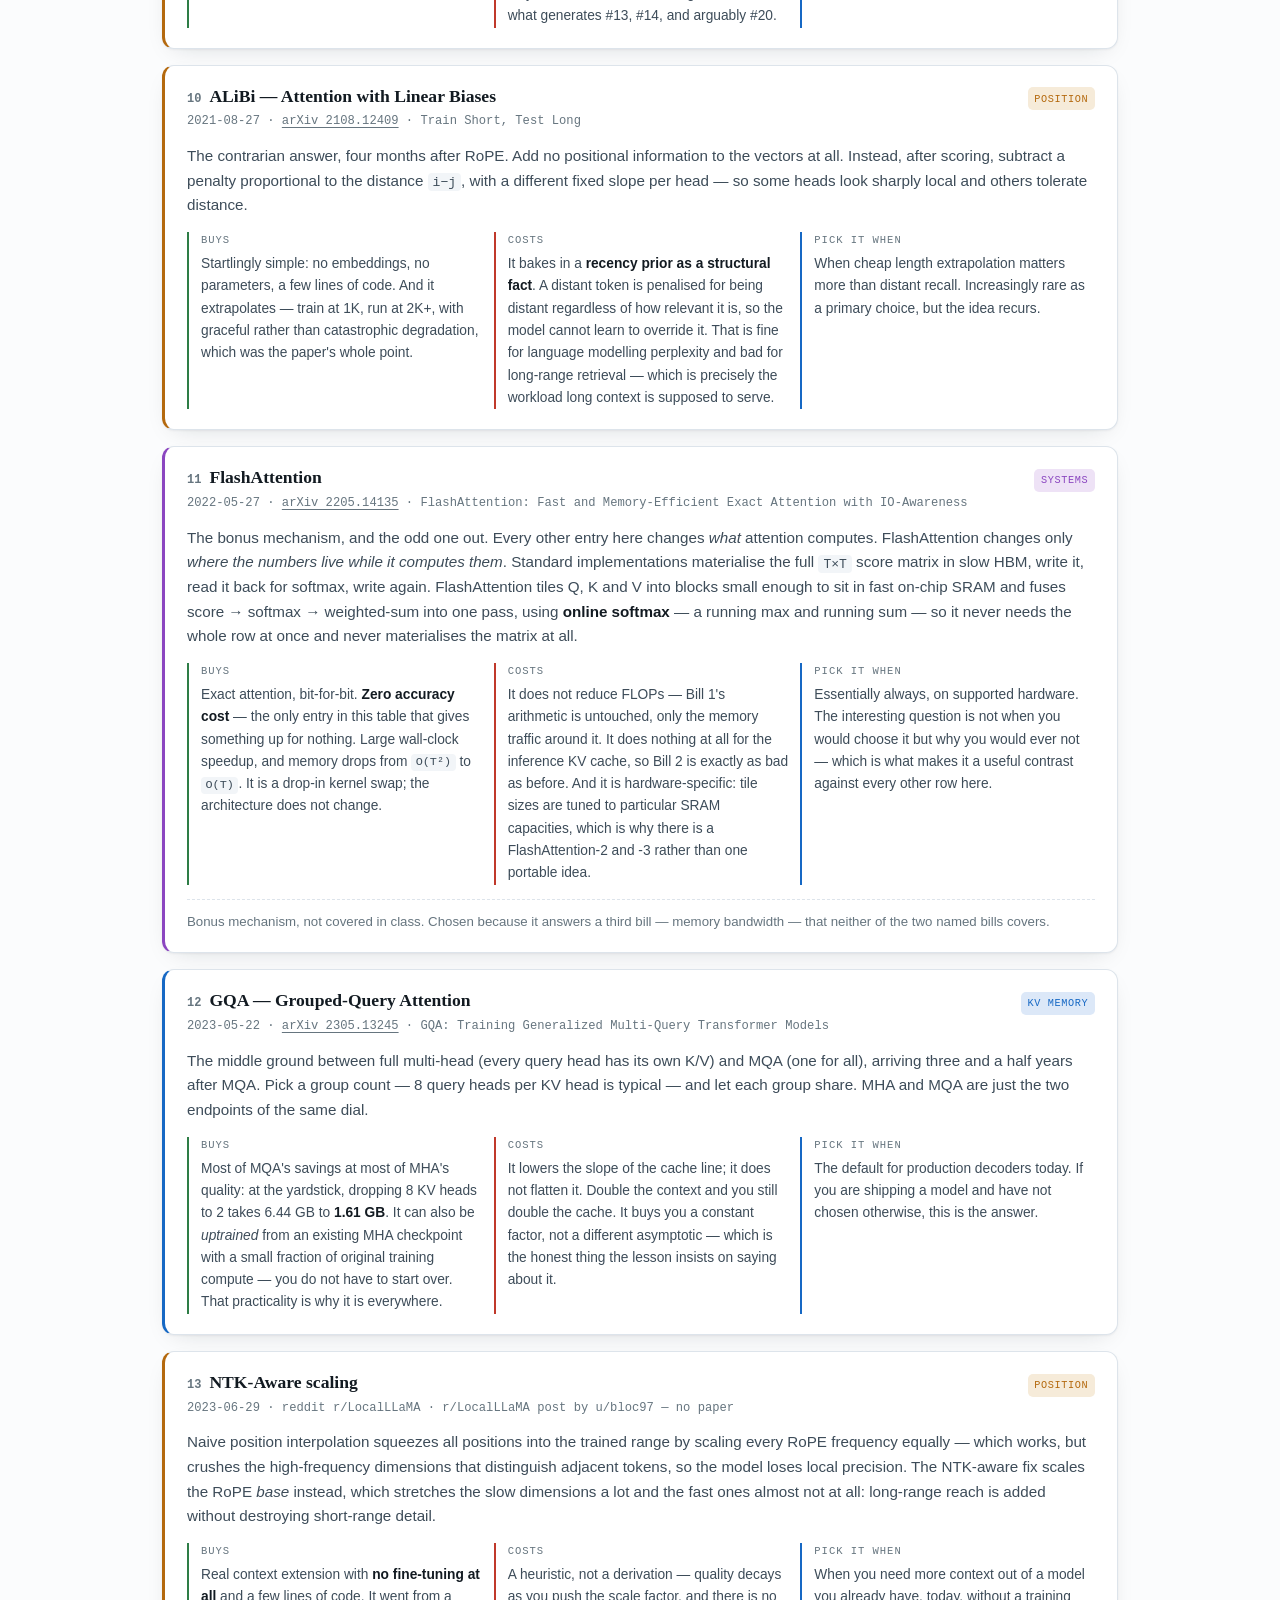
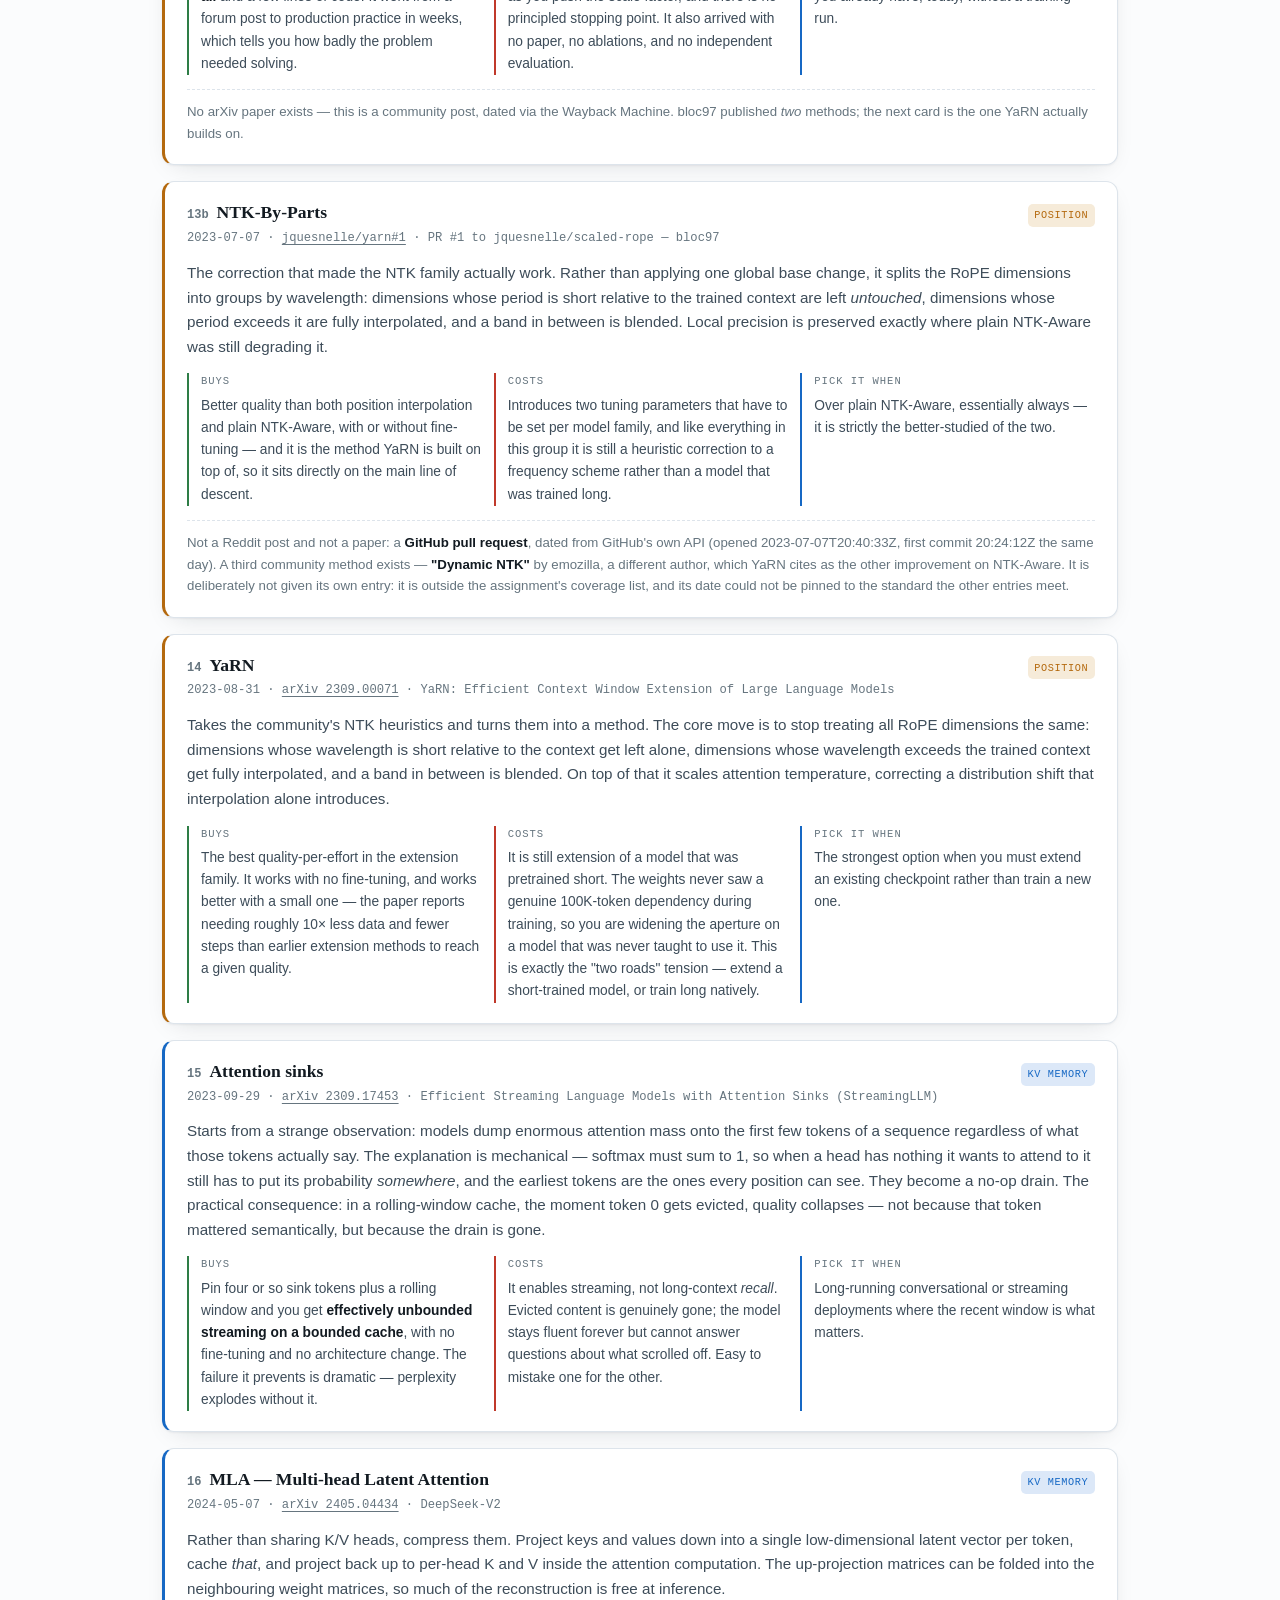
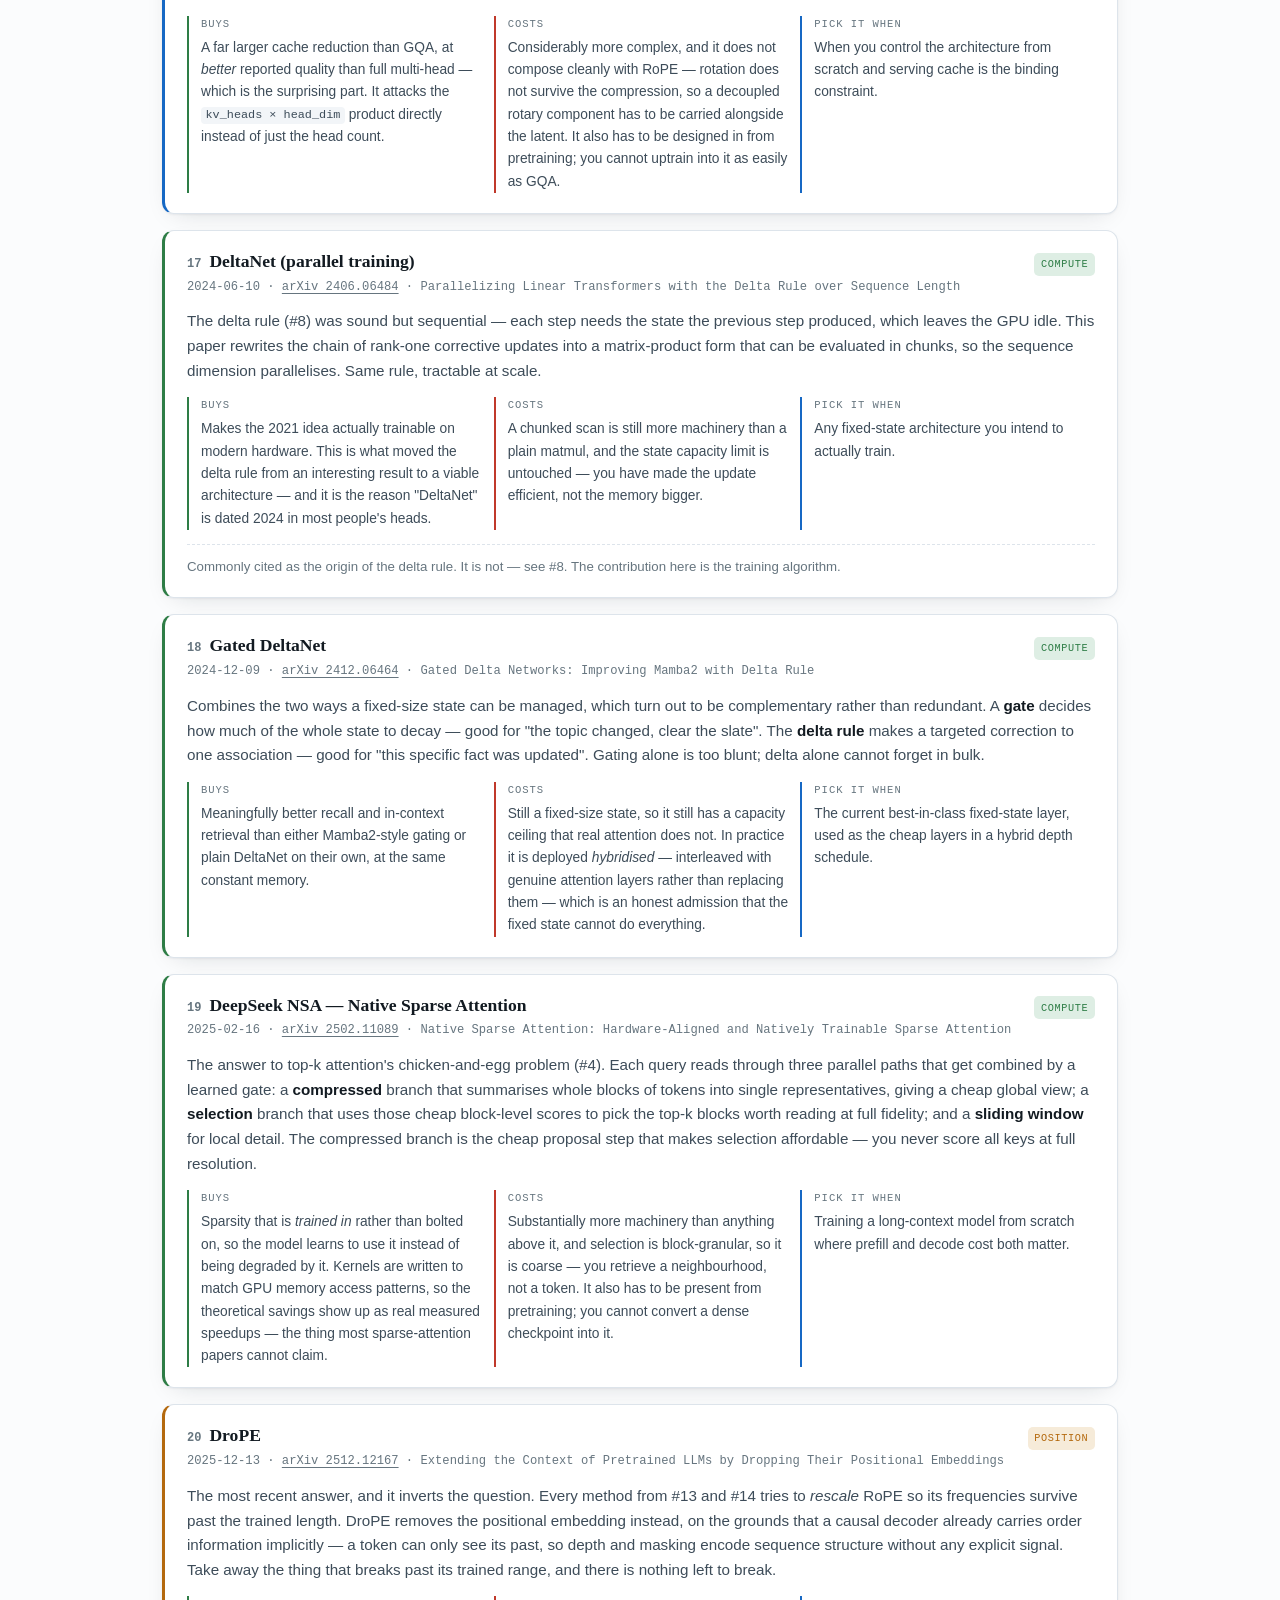
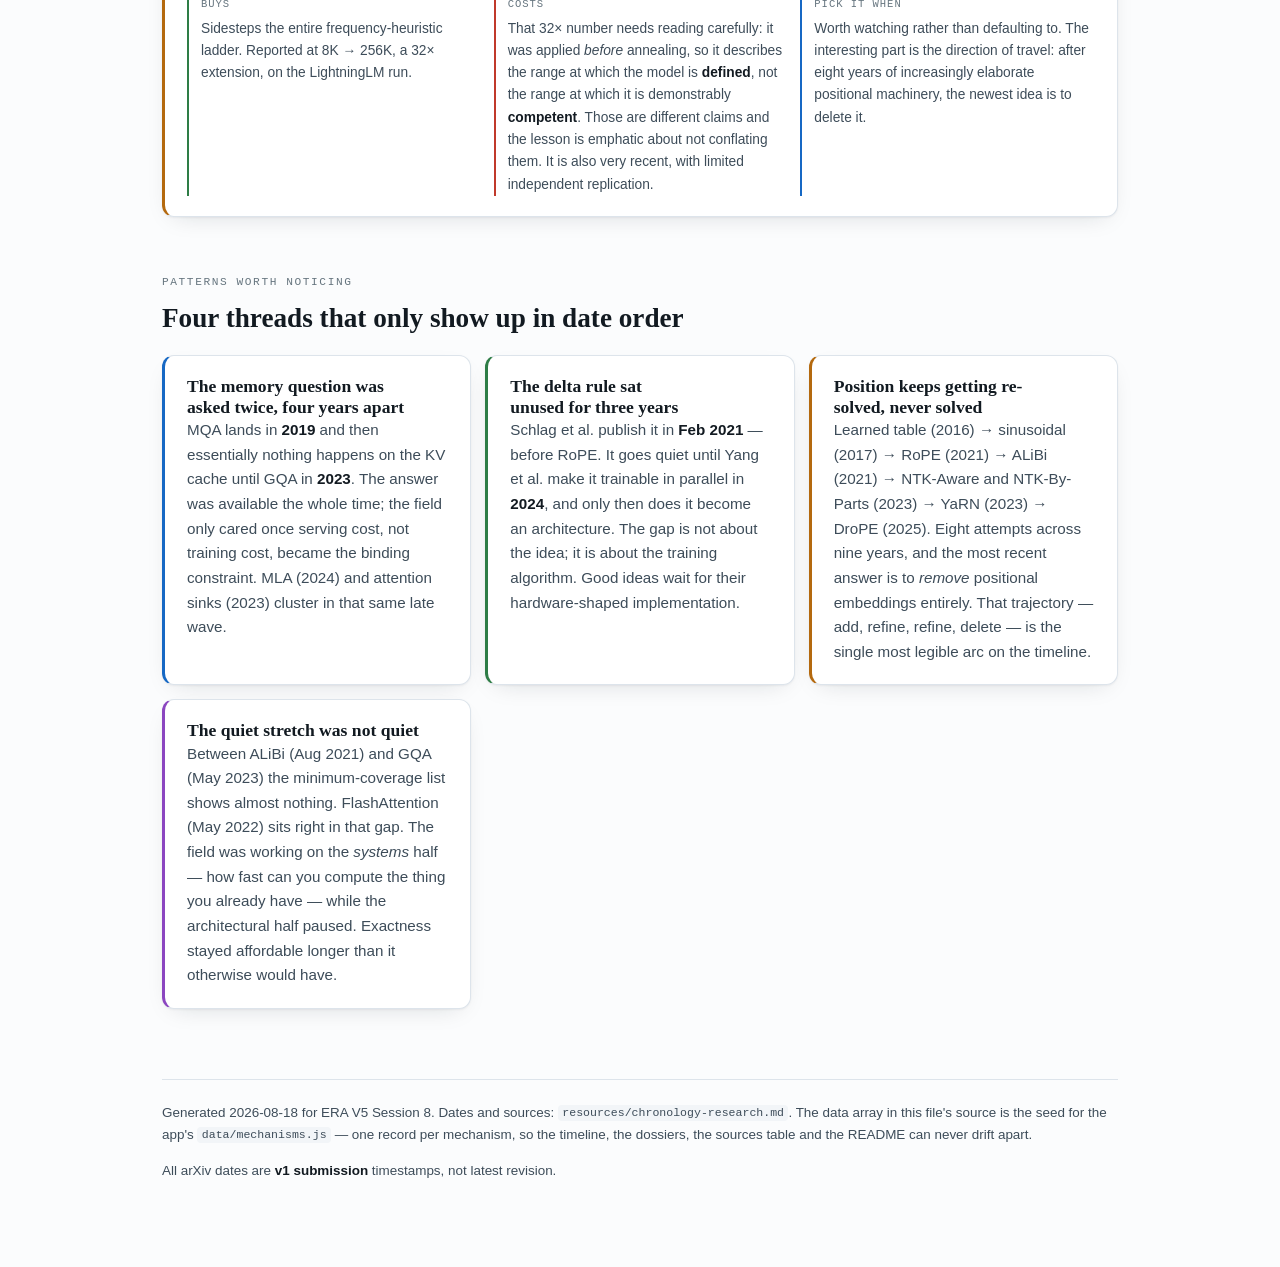
<file: ERA/V5/S8/assignment/resources/mechanism-reference.html>
<!doctype html>
<html lang="en">
<head>
<meta charset="utf-8">
<meta name="viewport" content="width=device-width, initial-scale=1">
<title>S8 — Attention Mechanism Reference</title>
<style>
:root{
  --ground:#FBFCFD; --surface:#FFFFFF; --surface-2:#F2F5F8; --rule:#DDE4EB;
  --ink:#121A21; --ink-2:#3D4C59; --muted:#66757F;
  --pos:#B4690E; --mem:#1668C4; --cmp:#2E7D46; --sys:#8B46C0; --origin:#C0392B;
  --pos-soft:#F6EBD9; --mem-soft:#DCE8F8; --cmp-soft:#DEEEE4; --sys-soft:#EEE2F6;
  --origin-soft:#F9E4E1; --grid:#E7ECF1;
  --shadow:0 1px 2px rgba(18,26,33,.05),0 8px 24px -12px rgba(18,26,33,.18);
  --serif:"Iowan Old Style","Palatino Linotype",Palatino,"Book Antiqua",Georgia,serif;
  --sans:ui-sans-serif,-apple-system,"Segoe UI",Roboto,"Helvetica Neue",Arial,sans-serif;
  --mono:ui-monospace,"SF Mono","Cascadia Mono",Menlo,Consolas,monospace;
}
@media (prefers-color-scheme:dark){
  :root:not([data-theme="light"]){
    --ground:#0E1419; --surface:#151D24; --surface-2:#1B242C; --rule:#28333D;
    --ink:#E6ECF1; --ink-2:#B4C1CC; --muted:#8494A0;
    --pos:#D08B33; --mem:#4A90D9; --cmp:#43A971; --sys:#A66BD0; --origin:#E06C5B;
    --pos-soft:#2E2417; --mem-soft:#16283C; --cmp-soft:#15291E; --sys-soft:#241833;
    --origin-soft:#331915; --grid:#222D36;
    --shadow:0 1px 2px rgba(0,0,0,.4),0 10px 28px -14px rgba(0,0,0,.7);
  }
}
:root[data-theme="dark"]{
  --ground:#0E1419; --surface:#151D24; --surface-2:#1B242C; --rule:#28333D;
  --ink:#E6ECF1; --ink-2:#B4C1CC; --muted:#8494A0;
  --pos:#D08B33; --mem:#4A90D9; --cmp:#43A971; --sys:#A66BD0; --origin:#E06C5B;
  --pos-soft:#2E2417; --mem-soft:#16283C; --cmp-soft:#15291E; --sys-soft:#241833;
  --origin-soft:#331915; --grid:#222D36;
  --shadow:0 1px 2px rgba(0,0,0,.4),0 10px 28px -14px rgba(0,0,0,.7);
}

*,*::before,*::after{box-sizing:border-box}
:where(.grid)>*{min-width:0}
:where(p,h1,h2,h3,h4,li,td,th,.badge){overflow-wrap:anywhere}
body{margin:0;background:var(--ground);color:var(--ink);font-family:var(--sans);
  font-size:16px;line-height:1.62;-webkit-font-smoothing:antialiased}
.wrap{max-width:1000px;margin:0 auto;padding:0 22px 110px}
.measure{max-width:70ch}
h1,h2,h3,h4{font-family:var(--serif);font-weight:600;text-wrap:balance;line-height:1.2;margin:0}
h1{font-size:clamp(1.9rem,4.4vw,2.9rem);letter-spacing:-.015em}
h2{font-size:clamp(1.3rem,2.3vw,1.7rem);margin:0 0 .45rem}
h3{font-size:1.1rem;margin:0}
p{margin:0 0 .95rem;color:var(--ink-2)}
a{color:var(--mem);text-underline-offset:3px}
code{font-family:var(--mono);font-size:.86em;background:var(--surface-2);padding:.12em .38em;border-radius:4px}
strong{color:var(--ink);font-weight:600}
.eyebrow{font-family:var(--mono);font-size:.7rem;letter-spacing:.14em;text-transform:uppercase;color:var(--muted);margin:0 0 .7rem}
header{padding:60px 0 32px;border-bottom:1px solid var(--rule);margin-bottom:34px}
.lede{font-size:1.07rem;color:var(--ink-2);margin-top:18px}
section{margin:56px 0 0;scroll-margin-top:16px}

.badge{display:inline-flex;align-items:center;gap:5px;font-family:var(--mono);font-size:.64rem;
  letter-spacing:.06em;text-transform:uppercase;padding:.22em .55em;border-radius:5px;
  border:1px solid var(--rule);background:var(--surface-2);color:var(--muted);white-space:nowrap}
.badge.pos{color:var(--pos);background:var(--pos-soft);border-color:transparent}
.badge.mem{color:var(--mem);background:var(--mem-soft);border-color:transparent}
.badge.cmp{color:var(--cmp);background:var(--cmp-soft);border-color:transparent}
.badge.sys{color:var(--sys);background:var(--sys-soft);border-color:transparent}
.badge.origin{color:var(--origin);background:var(--origin-soft);border-color:transparent}

/* the two bills */
.bills{display:grid;gap:14px;grid-template-columns:repeat(auto-fit,minmax(280px,1fr));margin-top:20px}
.bill{background:var(--surface);border:1px solid var(--rule);border-radius:11px;padding:17px 19px;box-shadow:var(--shadow)}
.bill.c1{border-top:3px solid var(--cmp)} .bill.c2{border-top:3px solid var(--mem)}
.bill h3{font-size:1rem;margin-bottom:.3rem}
.bill p{font-size:.89rem;margin-bottom:0}
.bill .f{font-family:var(--mono);font-size:.78rem;background:var(--surface-2);padding:8px 10px;
  border-radius:6px;margin:10px 0 8px;color:var(--ink);display:block;overflow-x:auto;white-space:nowrap}

.legend{display:flex;flex-wrap:wrap;gap:10px;margin:18px 0 0}

/* at-a-glance table */
.tscroll{overflow-x:auto;border:1px solid var(--rule);border-radius:12px;background:var(--surface);
  box-shadow:var(--shadow);margin-top:18px}
table{width:100%;border-collapse:collapse;font-size:.85rem;min-width:720px}
th,td{text-align:left;padding:10px 12px;border-bottom:1px solid var(--rule);vertical-align:top}
th{font-family:var(--mono);font-size:.65rem;letter-spacing:.09em;text-transform:uppercase;
  color:var(--muted);font-weight:400;background:var(--surface-2)}
tbody tr:last-child td{border-bottom:0}
tbody tr:hover{background:var(--surface-2)}
td.d{font-family:var(--mono);font-variant-numeric:tabular-nums;white-space:nowrap;color:var(--muted)}
td.m{font-weight:600;color:var(--ink);white-space:nowrap}
td.m a{color:var(--ink);text-decoration:none;border-bottom:1px dotted var(--muted)}
td.m a:hover{color:var(--mem);border-bottom-color:var(--mem)}
td.g{color:var(--ink-2)}

/* mechanism cards */
.mech{background:var(--surface);border:1px solid var(--rule);border-radius:12px;padding:20px 22px;
  box-shadow:var(--shadow);margin-bottom:16px;scroll-margin-top:16px;border-left:3px solid var(--rule)}
.mech.pos{border-left-color:var(--pos)} .mech.mem{border-left-color:var(--mem)}
.mech.cmp{border-left-color:var(--cmp)} .mech.sys{border-left-color:var(--sys)}
.mech.origin{border-left-color:var(--origin)}
.mech .top{display:flex;justify-content:space-between;gap:12px;flex-wrap:wrap;align-items:baseline;margin-bottom:2px}
.mech .num{font-family:var(--mono);font-size:.75rem;color:var(--muted);margin-right:8px}
.mech .meta{font-family:var(--mono);font-size:.76rem;color:var(--muted);margin-bottom:12px}
.mech .meta a{color:var(--muted)}
.mech .idea{font-size:.95rem;margin-bottom:14px}
.pcw{display:grid;gap:12px;grid-template-columns:repeat(auto-fit,minmax(200px,1fr))}
.pcw>div{border-left:2px solid var(--rule);padding-left:12px}
.pcw .buy{border-left-color:var(--cmp)}
.pcw .cost{border-left-color:var(--origin)}
.pcw .pick{border-left-color:var(--mem)}
.pcw b{display:block;font-size:.66rem;letter-spacing:.09em;text-transform:uppercase;color:var(--muted);
  font-weight:500;margin-bottom:4px;font-family:var(--mono)}
.pcw p{margin:0;font-size:.86rem}
.note{font-size:.83rem;color:var(--muted);margin:14px 0 0;padding-top:11px;border-top:1px dashed var(--rule)}

.callout{border-left:3px solid var(--pos);background:var(--surface-2);padding:13px 16px;
  border-radius:0 8px 8px 0;margin:20px 0;font-size:.92rem}
.callout p:last-child{margin-bottom:0}
footer{margin-top:70px;padding-top:22px;border-top:1px solid var(--rule);font-size:.84rem;color:var(--muted)}
</style>
</head>
<body>
<div class="wrap">

<header>
  <p class="eyebrow">ERA V5 · Session 8 · personal reference</p>
  <h1>Twenty-one attention mechanisms, in the order they actually appeared</h1>
  <p class="lede measure">One card each: what it does, what it buys, what it costs, when you would
  reach for it. Chronological, because that ordering is the assignment's whole point — the field's
  priorities shift visibly when you stop grouping these by family.</p>
  <p class="measure" style="margin-top:14px">This is a reference sheet, not the deliverable. Dates come
  from <code>resources/chronology-research.md</code>, where each one is traced to a primary source.</p>
  <p class="measure" style="margin-top:14px"><strong>Stale, 2026-08-25:</strong> this draft still names
  FlashAttention as the bonus mechanism below. That pick was wrong — instructor feedback correctly
  flagged FlashAttention as an IO-aware kernel, not an attention variant — and it was replaced by
  Differential Transformer (arXiv 2410.05258) in the actual deliverable. See
  <code>resources/chronology-research.md</code>'s "Bonus mechanism" section and
  <code>site/data/mechanisms.js</code> (id <code>difftransformer</code>) for the corrected pick; this
  page was not regenerated to match.</p>
</header>

<!-- ============================================ -->
<section id="bills" style="margin-top:0">
  <p class="eyebrow">The frame</p>
  <h2>Nearly every mechanism here is paying down one of two bills</h2>
  <p class="measure">Standard attention works. It is also the most expensive thing in the model, in two
  independent ways — and almost every entry below is someone deciding which of the two to attack, and
  what accuracy they are willing to trade for it.</p>

  <div class="bills">
    <div class="bill c1">
      <h3>Bill 1 — quadratic compute</h3>
      <span class="f">~T² score comparisons</span>
      <p>Every token scores against every other. Double the context, quadruple the work. Paid at
      training and at prefill, and it is <em>compute</em>, so it can be bought with more hardware.</p>
    </div>
    <div class="bill c2">
      <h3>Bill 2 — linear KV-cache memory</h3>
      <span class="f">2 × layers × kv_heads × head_dim × T × batch × bytes</span>
      <p>At decode time every past key and value must stay resident. Only linear in T — but it is
      <strong>per user and unshared</strong>, so it multiplies by your concurrency. At the lesson's
      yardstick (48 layers, 8 KV heads, head_dim 128, bf16, T=32,768) that is <strong>6.44 GB for one
      user, 51.54 GB for eight</strong>.</p>
    </div>
  </div>

  <div class="callout">
    <p style="margin-bottom:0"><strong>A third bill nobody named in class:</strong> memory
    <em>bandwidth</em> — how many times the score matrix crosses between slow HBM and fast on-chip
    SRAM. FlashAttention (#11) attacks only that one, which is why it is the single entry here that
    costs no accuracy at all. It is the bonus mechanism for exactly that reason.</p>
  </div>

  <div class="legend">
    <span class="badge origin">the baseline</span>
    <span class="badge pos">position &amp; length</span>
    <span class="badge mem">KV-cache memory</span>
    <span class="badge cmp">quadratic compute</span>
    <span class="badge sys">systems &amp; kernels</span>
  </div>
</section>

<!-- ============================================ -->
<section id="glance">
  <p class="eyebrow">At a glance</p>
  <h2>All twenty-one on one screen</h2>
  <div class="tscroll">
    <table>
      <thead><tr><th>Date</th><th>Mechanism</th><th>Bill</th><th>In one line</th></tr></thead>
      <tbody id="tbl"></tbody>
    </table>
  </div>
</section>

<!-- ============================================ -->
<section id="cards">
  <p class="eyebrow">The reference</p>
  <h2>One card each</h2>
  <div id="deck" style="margin-top:20px"></div>
</section>

<!-- ============================================ -->
<section id="threads">
  <p class="eyebrow">Patterns worth noticing</p>
  <h2>Four threads that only show up in date order</h2>
  <div class="grid" style="display:grid;gap:14px;grid-template-columns:repeat(auto-fit,minmax(300px,1fr));margin-top:20px">
    <div class="mech mem" style="margin-bottom:0">
      <h3>The memory question was asked twice, four years apart</h3>
      <p class="idea" style="margin-bottom:0">MQA lands in <strong>2019</strong> and then essentially
      nothing happens on the KV cache until GQA in <strong>2023</strong>. The answer was available the
      whole time; the field only cared once serving cost, not training cost, became the binding
      constraint. MLA (2024) and attention sinks (2023) cluster in that same late wave.</p>
    </div>
    <div class="mech cmp" style="margin-bottom:0">
      <h3>The delta rule sat unused for three years</h3>
      <p class="idea" style="margin-bottom:0">Schlag et al. publish it in <strong>Feb 2021</strong> —
      before RoPE. It goes quiet until Yang et al. make it trainable in parallel in <strong>2024</strong>,
      and only then does it become an architecture. The gap is not about the idea; it is about the
      training algorithm. Good ideas wait for their hardware-shaped implementation.</p>
    </div>
    <div class="mech pos" style="margin-bottom:0">
      <h3>Position keeps getting re-solved, never solved</h3>
      <p class="idea" style="margin-bottom:0">Learned table (2016) → sinusoidal (2017) → RoPE (2021)
      → ALiBi (2021) → NTK-Aware and NTK-By-Parts (2023) → YaRN (2023) → DroPE (2025). Eight attempts across nine years,
      and the most recent answer is to <em>remove</em> positional embeddings entirely. That trajectory
      — add, refine, refine, delete — is the single most legible arc on the timeline.</p>
    </div>
    <div class="mech sys" style="margin-bottom:0">
      <h3>The quiet stretch was not quiet</h3>
      <p class="idea" style="margin-bottom:0">Between ALiBi (Aug 2021) and GQA (May 2023) the
      minimum-coverage list shows almost nothing. FlashAttention (May 2022) sits right in that gap.
      The field was working on the <em>systems</em> half — how fast can you compute the thing you
      already have — while the architectural half paused. Exactness stayed affordable longer than it
      otherwise would have.</p>
    </div>
  </div>
</section>

<footer>
  <p>Generated 2026-08-18 for ERA V5 Session 8. Dates and sources:
  <code>resources/chronology-research.md</code>. The data array in this file's source is the seed for
  the app's <code>data/mechanisms.js</code> — one record per mechanism, so the timeline, the dossiers,
  the sources table and the README can never drift apart.</p>
  <p style="margin-bottom:0">All arXiv dates are <strong>v1 submission</strong> timestamps, not latest
  revision.</p>
</footer>

</div>

<script>
const M = [
{n:1, id:'learned-abs', name:'Learned absolute positions', date:'2016-11-07', lane:'pos',
 src:'1611.02344', paper:'A Convolutional Encoder Model for Neural Machine Translation',
 one:'A trainable lookup table with one vector per position, added to the token embedding.',
 idea:'Attention on its own is a bag of vectors — permute the tokens and the output is identical. The first fix is the most literal one available: keep a trainable table with one row per position index, look up row <code>i</code> for the token at position <code>i</code>, and add it to that token\'s embedding. The model learns whatever notion of position the data rewards.',
 buy:'Dead simple, and fully learned — no assumption imposed about what position <em>means</em>, the data decides.',
 note:'Date corrected 2026-08-19. Commonly credited to ConvS2S (2017-05-08) because that is what <em>Attention Is All You Need</em> cites — but AIAYN cites the later of two papers by the same group. This one states it outright six months earlier: <code>e_j = w_j + l_j</code>. It in turn credits Sukhbaatar et al. 2015, whose learned "Temporal Encoding" indexes memory slots rather than token positions.',
 cost:'The table has a fixed number of rows. Position 4,097 in a 4,096-trained model does not have an embedding — it does not exist. There is no principled way to extrapolate a learned lookup, and it spends parameters on positions rather than on content.',
 pick:'Fixed, known, short context. This is exactly the wall Session 7 ran into, and the reason everything below exists.'},

{n:2, id:'sdpa', name:'Scaled dot-product attention', date:'2017-06-12', lane:'origin',
 src:'1706.03762', paper:'Attention Is All You Need',
 one:'The baseline: score, scale, mask, softmax, weighted sum.',
 idea:'Every token emits three vectors — a <strong>query</strong> (what am I looking for), a <strong>key</strong> (what do I offer), a <strong>value</strong> (what I actually pass on). Score each query against every key with a dot product, divide by <code>√d_k</code> to keep the numbers out of softmax\'s saturated region, add <code>-∞</code> to future positions, softmax into weights, and take the weighted sum of values. The <code>-∞</code> matters more than it looks: <code>softmax(-∞)=0</code> is what lets every position in the sequence train in parallel while still being causally honest.',
 buy:'Exact, content-based routing with a single hop between any two tokens — no distance penalty, no information bottleneck, and fully parallel at training time.',
 cost:'Both bills at once. <code>T²</code> score comparisons, and a KV cache that grows linearly in <code>T</code> for every concurrent user.',
 pick:'Always the starting point, and still the quality bar every mechanism below is measured against.'},

{n:3, id:'sinusoidal', name:'Sinusoidal encoding', date:'2017-06-12', lane:'pos',
 src:'1706.03762', paper:'Attention Is All You Need',
 one:'Fixed sin/cos waves at geometrically spaced frequencies instead of a learned table.',
 idea:'Same paper as the baseline, offered as the alternative to the learned table. Each position gets a fixed vector built from sine and cosine at a range of frequencies — fast-oscillating dimensions distinguish neighbours, slow ones separate distant regions. Nothing is trained.',
 buy:'Zero parameters, and — the important part — the function is <em>defined at every integer</em>, so nothing structurally breaks past training length. Offsets are also expressible as a linear transform of the encoding, which puts relative position within reach.',
 cost:'Defined is not competent. The model still never saw those positions during training, and quality degrades when you push past what it trained on. It also still acts on the input embedding rather than on the query–key interaction itself.',
 pick:'A zero-parameter baseline. Mostly of historical interest now — RoPE does the relative-position job properly.'},

{n:4, id:'sparse', name:'Sparse / top-k attention', date:'2019-04-23', lane:'cmp',
 src:'1904.10509', paper:'Generating Long Sequences with Sparse Transformers',
 one:'Keep softmax, but let each query read a subset of keys instead of all of them.',
 idea:'The first serious attack on Bill 1 that keeps attention itself intact. Rather than every query reading every key, restrict each query to a structured subset — strided and factorized patterns that still compose to full coverage across a couple of layers — or to the <code>top-k</code> highest-scoring keys.',
 buy:'Cuts the <code>T²</code> term toward something like <code>T√T</code> while keeping softmax\'s sharp, selective retrieval. Sparsity is also empirically justified: real attention maps are already close to sparse.',
 cost:'A fixed pattern is a <em>guess</em> about where the information lives, made before you see the data. And genuine top-k has a chicken-and-egg problem: to know which scores are highest you have to compute all the scores, so naive top-k saves memory traffic but not the scoring cost. You need a cheap proposal step to actually win — which is what #19 supplies, six years later.',
 pick:'When context is long and the access pattern really is local or structured. As a bolt-on at inference it disappoints; trained in, it works.',
 note:'Its own Related Work names its precursors rather than claiming primacy — notably Image Transformer (Parmar et al., 2018-02-15) for "blocks of local attention". Credited here for factorized sparse attention <em>at scale</em>.'},

{n:5, id:'mqa', name:'MQA — Multi-Query Attention', date:'2019-11-06', lane:'mem',
 src:'1911.02150', paper:'Fast Transformer Decoding: One Write-Head is All You Need',
 one:'All query heads share one single K/V head.',
 idea:'The first attack on Bill 2, and a blunt one: keep all the query heads, but give the whole layer a <em>single</em> key head and a single value head that every query head reads from. The <code>kv_heads</code> term in the cache formula becomes 1.',
 buy:'Enormous cache reduction — at the yardstick, 6.44 GB collapses to <strong>0.81 GB</strong>, an 8× cut. Decoding is memory-bandwidth-bound, so this translates directly into faster generation.',
 cost:'Quality drops. Heads lose their independent views of the sequence — they can still ask different questions, but they all read the same answer sheet. Training instability was also reported.',
 pick:'When decode memory dominates everything and you can absorb the quality hit. Mostly superseded by GQA, which found the middle.'},

{n:6, id:'swa', name:'Sliding window attention', date:'2020-04-10', lane:'cmp',
 src:'2004.05150', paper:'Longformer: The Long-Document Transformer',
 one:'Each token attends only to the w tokens immediately before it.',
 idea:'The simplest possible sparsity pattern, and the one with the cleanest justification: language is mostly local. Fix a window <code>w</code> and let each token see only that far back. Information still travels further than <code>w</code> because layers stack — <code>L</code> layers give an effective receptive field around <code>L × w</code>, the same way a CNN grows its field with depth.',
 buy:'Compute becomes linear in <code>T</code>, and — the underrated part — the KV cache becomes <strong>bounded</strong> at <code>w</code> rather than growing. It is one of very few entries that flattens Bill 2 rather than just lowering its slope.',
 cost:'Anything outside the window is reachable only indirectly, through layers, which is lossy and indirect. Exact long-range lookup — "what was the name in paragraph one" — is gone.',
 pick:'When local structure dominates, or paired with a global path for the few tokens that need reach.',
 note:'Longformer does not claim the pattern: it says Sparse Transformer (2019) already "uses a form of dilated sliding window". Its actual novelty is the <em>global attention</em> tokens alongside the window. Mistral 7B (2023) is the famous deployment, not the origin.'},

{n:7, id:'linear', name:'Linear attention', date:'2020-06-29', lane:'cmp',
 src:'2006.16236', paper:'Transformers are RNNs',
 one:'Remove softmax so the matrix products can be reassociated into a fixed-size recurrent state.',
 idea:'Softmax is what forces the <code>T×T</code> matrix to exist: it couples every score in a row through the normaliser, so you cannot factor it away. Drop it, replace it with a kernel feature map <code>φ</code>, and the associativity of matrix multiplication becomes available — <code>(φ(Q)φ(K)ᵀ)V</code> can be computed as <code>φ(Q)(φ(K)ᵀV)</code>. The bracketed term is a fixed <code>d×d</code> state that does not depend on <code>T</code> at all.',
 buy:'<code>O(T)</code> compute, and a <strong>constant-size</strong> state instead of a growing cache. Bill 2 stops growing entirely — not a lower slope, a flat line. Generation becomes RNN-like: one fixed state, updated per token.',
 cost:'Softmax was doing real work. Its sharp, near-winner-take-all selection is what makes exact retrieval possible; a smooth kernel blurs it. Worse, a state that only <em>accumulates</em> writes new information on top of old and smears the two together, so recall degrades as the sequence grows. Fixed capacity is fixed capacity.',
 pick:'When throughput and memory dominate and perfect recall does not — and in practice, hybridised with real attention layers rather than used alone.',
 note:'Priority note: Shen et al., "Efficient Attention" (arXiv 1812.01243, 2018-12-04) reached linear complexity 19 months earlier, and Katharopoulos et al. call it "concurrent". What distinguishes this paper is the <em>causal</em> formulation — the fixed-size recurrent state the delta rule later corrects. Efficient Attention is a vision paper and never builds that recurrence.'},

{n:8, id:'delta', name:'Delta rule (origin)', date:'2021-02-22', lane:'cmp',
 src:'2102.11174', paper:'Linear Transformers Are Secretly Fast Weight Programmers',
 one:'Before writing to the fixed state, read what it already says and write only the difference.',
 idea:'The fix for linear attention\'s smearing problem, and it is an old idea from associative memory. Instead of blindly adding the new key–value pair into the state, first <em>query the state with the incoming key</em> to see what it currently associates with it, then write only the correction — the delta between what you wanted stored and what is already there. Updating a key now <strong>replaces</strong> its old association rather than stacking on top of it.',
 buy:'Turns a fixed-size state from an accumulator into usable memory. This is the difference between a state that degrades with every write and one that can be maintained.',
 cost:'Read-then-write is inherently sequential, which is exactly what a GPU hates — so it stayed impractical to train at scale for three years, until #17. And capacity is still fixed: correction manages the budget well, it does not enlarge it.',
 pick:'Any time you are running a fixed-size recurrent state and need it to survive long sequences. In modern practice you would use the gated version (#18).',
 note:'Priority note: this predates the paper everyone calls "the DeltaNet paper" (#17) by over three years, and even predates RoPE. Worth citing correctly.'},

{n:9, id:'rope', name:'RoPE — Rotary Position Embedding', date:'2021-04-20', lane:'pos',
 src:'2104.09864', paper:'RoFormer',
 one:'Rotate queries and keys by an angle proportional to position; the dot product then depends only on i−j.',
 idea:'The insight that made everything else about position tractable. Treat each pair of dimensions as a 2D plane and rotate the query and key vectors by an angle proportional to their position. Because rotating two vectors and taking their dot product leaves only the <em>difference</em> of the angles, the attention score between positions <code>i</code> and <code>j</code> becomes a function of <code>i−j</code> alone. Relative position falls out of the geometry rather than being added on.',
 buy:'Relative position for free, inside the score itself. No table, no extra parameters, no added input vector, and mathematically defined at any position. It is the default in essentially every modern open model.',
 cost:'The rotation frequencies are fixed at training time. Push past the trained length and the low-frequency dimensions produce rotation angles the model has literally never seen — so it is defined everywhere but competent only where it trained. That single limitation is what generates #13, #14, and arguably #20.',
 pick:'Default choice for any new decoder. The question is not whether to use RoPE, it is what you do about extension.'},

{n:10, id:'alibi', name:'ALiBi — Attention with Linear Biases', date:'2021-08-27', lane:'pos',
 src:'2108.12409', paper:'Train Short, Test Long',
 one:'Skip positional embeddings entirely; subtract a penalty proportional to distance from each score.',
 idea:'The contrarian answer, four months after RoPE. Add no positional information to the vectors at all. Instead, after scoring, subtract a penalty proportional to the distance <code>i−j</code>, with a different fixed slope per head — so some heads look sharply local and others tolerate distance.',
 buy:'Startlingly simple: no embeddings, no parameters, a few lines of code. And it extrapolates — train at 1K, run at 2K+, with graceful rather than catastrophic degradation, which was the paper\'s whole point.',
 cost:'It bakes in a <strong>recency prior as a structural fact</strong>. A distant token is penalised for being distant regardless of how relevant it is, so the model cannot learn to override it. That is fine for language modelling perplexity and bad for long-range retrieval — which is precisely the workload long context is supposed to serve.',
 pick:'When cheap length extrapolation matters more than distant recall. Increasingly rare as a primary choice, but the idea recurs.'},

{n:11, id:'flash', name:'FlashAttention', date:'2022-05-27', lane:'sys',
 src:'2205.14135', paper:'FlashAttention: Fast and Memory-Efficient Exact Attention with IO-Awareness',
 one:'Identical math, rescheduled so the T×T matrix never touches slow memory.',
 idea:'The bonus mechanism, and the odd one out. Every other entry here changes <em>what</em> attention computes. FlashAttention changes only <em>where the numbers live while it computes them</em>. Standard implementations materialise the full <code>T×T</code> score matrix in slow HBM, write it, read it back for softmax, write again. FlashAttention tiles Q, K and V into blocks small enough to sit in fast on-chip SRAM and fuses score → softmax → weighted-sum into one pass, using <strong>online softmax</strong> — a running max and running sum — so it never needs the whole row at once and never materialises the matrix at all.',
 buy:'Exact attention, bit-for-bit. <strong>Zero accuracy cost</strong> — the only entry in this table that gives something up for nothing. Large wall-clock speedup, and memory drops from <code>O(T²)</code> to <code>O(T)</code>. It is a drop-in kernel swap; the architecture does not change.',
 cost:'It does not reduce FLOPs — Bill 1\'s arithmetic is untouched, only the memory traffic around it. It does nothing at all for the inference KV cache, so Bill 2 is exactly as bad as before. And it is hardware-specific: tile sizes are tuned to particular SRAM capacities, which is why there is a FlashAttention-2 and -3 rather than one portable idea.',
 pick:'Essentially always, on supported hardware. The interesting question is not when you would choose it but why you would ever not — which is what makes it a useful contrast against every other row here.',
 note:'Bonus mechanism, not covered in class. Chosen because it answers a third bill — memory bandwidth — that neither of the two named bills covers.'},

{n:12, id:'gqa', name:'GQA — Grouped-Query Attention', date:'2023-05-22', lane:'mem',
 src:'2305.13245', paper:'GQA: Training Generalized Multi-Query Transformer Models',
 one:'Query heads are split into G groups; each group shares one K/V head.',
 idea:'The middle ground between full multi-head (every query head has its own K/V) and MQA (one for all), arriving three and a half years after MQA. Pick a group count — 8 query heads per KV head is typical — and let each group share. MHA and MQA are just the two endpoints of the same dial.',
 buy:'Most of MQA\'s savings at most of MHA\'s quality: at the yardstick, dropping 8 KV heads to 2 takes 6.44 GB to <strong>1.61 GB</strong>. It can also be <em>uptrained</em> from an existing MHA checkpoint with a small fraction of original training compute — you do not have to start over. That practicality is why it is everywhere.',
 cost:'It lowers the slope of the cache line; it does not flatten it. Double the context and you still double the cache. It buys you a constant factor, not a different asymptotic — which is the honest thing the lesson insists on saying about it.',
 pick:'The default for production decoders today. If you are shipping a model and have not chosen otherwise, this is the answer.'},

{n:13, id:'ntk', name:'NTK-Aware scaling', date:'2023-06-29', lane:'pos',
 src:'reddit', paper:'r/LocalLLaMA post by u/bloc97 — no paper',
 one:'Extend a RoPE model by stretching low frequencies while leaving high ones nearly intact.',
 idea:'Naive position interpolation squeezes all positions into the trained range by scaling every RoPE frequency equally — which works, but crushes the high-frequency dimensions that distinguish adjacent tokens, so the model loses local precision. The NTK-aware fix scales the RoPE <em>base</em> instead, which stretches the slow dimensions a lot and the fast ones almost not at all: long-range reach is added without destroying short-range detail.',
 buy:'Real context extension with <strong>no fine-tuning at all</strong> and a few lines of code. It went from a forum post to production practice in weeks, which tells you how badly the problem needed solving.',
 cost:'A heuristic, not a derivation — quality decays as you push the scale factor, and there is no principled stopping point. It also arrived with no paper, no ablations, and no independent evaluation.',
 pick:'When you need more context out of a model you already have, today, without a training run.',
 note:'No arXiv paper exists — this is a community post, dated via the Wayback Machine. bloc97 published <em>two</em> methods; the next card is the one YaRN actually builds on.'},

{n:'13b', id:'ntk-parts', name:'NTK-By-Parts', date:'2023-07-07', lane:'pos',
 src:'github', paper:'PR #1 to jquesnelle/scaled-rope — bloc97',
 one:'Refines NTK-Aware by treating RoPE dimensions differently according to their wavelength.',
 idea:'The correction that made the NTK family actually work. Rather than applying one global base change, it splits the RoPE dimensions into groups by wavelength: dimensions whose period is short relative to the trained context are left <em>untouched</em>, dimensions whose period exceeds it are fully interpolated, and a band in between is blended. Local precision is preserved exactly where plain NTK-Aware was still degrading it.',
 buy:'Better quality than both position interpolation and plain NTK-Aware, with or without fine-tuning — and it is the method YaRN is built on top of, so it sits directly on the main line of descent.',
 cost:'Introduces two tuning parameters that have to be set per model family, and like everything in this group it is still a heuristic correction to a frequency scheme rather than a model that was trained long.',
 pick:'Over plain NTK-Aware, essentially always — it is strictly the better-studied of the two.',
 note:'Not a Reddit post and not a paper: a <strong>GitHub pull request</strong>, dated from GitHub\'s own API (opened 2023-07-07T20:40:33Z, first commit 20:24:12Z the same day). A third community method exists — <strong>"Dynamic NTK"</strong> by emozilla, a different author, which YaRN cites as the other improvement on NTK-Aware. It is deliberately not given its own entry: it is outside the assignment\'s coverage list, and its date could not be pinned to the standard the other entries meet.'},

{n:14, id:'yarn', name:'YaRN', date:'2023-08-31', lane:'pos',
 src:'2309.00071', paper:'YaRN: Efficient Context Window Extension of Large Language Models',
 one:'The NTK family, formalised: interpolate by wavelength band, plus a temperature correction.',
 idea:'Takes the community\'s NTK heuristics and turns them into a method. The core move is to stop treating all RoPE dimensions the same: dimensions whose wavelength is short relative to the context get left alone, dimensions whose wavelength exceeds the trained context get fully interpolated, and a band in between is blended. On top of that it scales attention temperature, correcting a distribution shift that interpolation alone introduces.',
 buy:'The best quality-per-effort in the extension family. It works with no fine-tuning, and works better with a small one — the paper reports needing roughly 10× less data and fewer steps than earlier extension methods to reach a given quality.',
 cost:'It is still extension of a model that was pretrained short. The weights never saw a genuine 100K-token dependency during training, so you are widening the aperture on a model that was never taught to use it. This is exactly the "two roads" tension — extend a short-trained model, or train long natively.',
 pick:'The strongest option when you must extend an existing checkpoint rather than train a new one.'},

{n:15, id:'sinks', name:'Attention sinks', date:'2023-09-29', lane:'mem',
 src:'2309.17453', paper:'Efficient Streaming Language Models with Attention Sinks (StreamingLLM)',
 one:'Keep the first few tokens pinned in the cache forever; evicting them is what breaks streaming.',
 idea:'Starts from a strange observation: models dump enormous attention mass onto the first few tokens of a sequence regardless of what those tokens actually say. The explanation is mechanical — softmax must sum to 1, so when a head has nothing it wants to attend to it still has to put its probability <em>somewhere</em>, and the earliest tokens are the ones every position can see. They become a no-op drain. The practical consequence: in a rolling-window cache, the moment token 0 gets evicted, quality collapses — not because that token mattered semantically, but because the drain is gone.',
 buy:'Pin four or so sink tokens plus a rolling window and you get <strong>effectively unbounded streaming on a bounded cache</strong>, with no fine-tuning and no architecture change. The failure it prevents is dramatic — perplexity explodes without it.',
 cost:'It enables streaming, not long-context <em>recall</em>. Evicted content is genuinely gone; the model stays fluent forever but cannot answer questions about what scrolled off. Easy to mistake one for the other.',
 pick:'Long-running conversational or streaming deployments where the recent window is what matters.'},

{n:16, id:'mla', name:'MLA — Multi-head Latent Attention', date:'2024-05-07', lane:'mem',
 src:'2405.04434', paper:'DeepSeek-V2',
 one:'Cache one small low-rank latent per token; reconstruct K and V from it at use time.',
 idea:'Rather than sharing K/V heads, compress them. Project keys and values down into a single low-dimensional latent vector per token, cache <em>that</em>, and project back up to per-head K and V inside the attention computation. The up-projection matrices can be folded into the neighbouring weight matrices, so much of the reconstruction is free at inference.',
 buy:'A far larger cache reduction than GQA, at <em>better</em> reported quality than full multi-head — which is the surprising part. It attacks the <code>kv_heads × head_dim</code> product directly instead of just the head count.',
 cost:'Considerably more complex, and it does not compose cleanly with RoPE — rotation does not survive the compression, so a decoupled rotary component has to be carried alongside the latent. It also has to be designed in from pretraining; you cannot uptrain into it as easily as GQA.',
 pick:'When you control the architecture from scratch and serving cache is the binding constraint.'},

{n:17, id:'deltanet', name:'DeltaNet (parallel training)', date:'2024-06-10', lane:'cmp',
 src:'2406.06484', paper:'Parallelizing Linear Transformers with the Delta Rule over Sequence Length',
 one:'Reformulates the delta rule\'s sequential update so it can be trained with a chunked parallel scan.',
 idea:'The delta rule (#8) was sound but sequential — each step needs the state the previous step produced, which leaves the GPU idle. This paper rewrites the chain of rank-one corrective updates into a matrix-product form that can be evaluated in chunks, so the sequence dimension parallelises. Same rule, tractable at scale.',
 buy:'Makes the 2021 idea actually trainable on modern hardware. This is what moved the delta rule from an interesting result to a viable architecture — and it is the reason "DeltaNet" is dated 2024 in most people\'s heads.',
 cost:'A chunked scan is still more machinery than a plain matmul, and the state capacity limit is untouched — you have made the update efficient, not the memory bigger.',
 pick:'Any fixed-state architecture you intend to actually train.',
 note:'Commonly cited as the origin of the delta rule. It is not — see #8. The contribution here is the training algorithm.'},

{n:18, id:'gated-delta', name:'Gated DeltaNet', date:'2024-12-09', lane:'cmp',
 src:'2412.06464', paper:'Gated Delta Networks: Improving Mamba2 with Delta Rule',
 one:'Delta-rule correction plus a data-dependent forgetting gate — precise edits and bulk clearing.',
 idea:'Combines the two ways a fixed-size state can be managed, which turn out to be complementary rather than redundant. A <strong>gate</strong> decides how much of the whole state to decay — good for "the topic changed, clear the slate". The <strong>delta rule</strong> makes a targeted correction to one association — good for "this specific fact was updated". Gating alone is too blunt; delta alone cannot forget in bulk.',
 buy:'Meaningfully better recall and in-context retrieval than either Mamba2-style gating or plain DeltaNet on their own, at the same constant memory.',
 cost:'Still a fixed-size state, so it still has a capacity ceiling that real attention does not. In practice it is deployed <em>hybridised</em> — interleaved with genuine attention layers rather than replacing them — which is an honest admission that the fixed state cannot do everything.',
 pick:'The current best-in-class fixed-state layer, used as the cheap layers in a hybrid depth schedule.'},

{n:19, id:'nsa', name:'DeepSeek NSA — Native Sparse Attention', date:'2025-02-16', lane:'cmp',
 src:'2502.11089', paper:'Native Sparse Attention: Hardware-Aligned and Natively Trainable Sparse Attention',
 one:'Three gated branches — compressed blocks, top-k selected blocks, sliding window — trained in from scratch.',
 idea:'The answer to top-k attention\'s chicken-and-egg problem (#4). Each query reads through three parallel paths that get combined by a learned gate: a <strong>compressed</strong> branch that summarises whole blocks of tokens into single representatives, giving a cheap global view; a <strong>selection</strong> branch that uses those cheap block-level scores to pick the top-k blocks worth reading at full fidelity; and a <strong>sliding window</strong> for local detail. The compressed branch is the cheap proposal step that makes selection affordable — you never score all keys at full resolution.',
 buy:'Sparsity that is <em>trained in</em> rather than bolted on, so the model learns to use it instead of being degraded by it. Kernels are written to match GPU memory access patterns, so the theoretical savings show up as real measured speedups — the thing most sparse-attention papers cannot claim.',
 cost:'Substantially more machinery than anything above it, and selection is block-granular, so it is coarse — you retrieve a neighbourhood, not a token. It also has to be present from pretraining; you cannot convert a dense checkpoint into it.',
 pick:'Training a long-context model from scratch where prefill and decode cost both matter.'},

{n:20, id:'drope', name:'DroPE', date:'2025-12-13', lane:'pos',
 src:'2512.12167', paper:'Extending the Context of Pretrained LLMs by Dropping Their Positional Embeddings',
 one:'Extend context by removing the positional embeddings rather than rescaling them.',
 idea:'The most recent answer, and it inverts the question. Every method from #13 and #14 tries to <em>rescale</em> RoPE so its frequencies survive past the trained length. DroPE removes the positional embedding instead, on the grounds that a causal decoder already carries order information implicitly — a token can only see its past, so depth and masking encode sequence structure without any explicit signal. Take away the thing that breaks past its trained range, and there is nothing left to break.',
 buy:'Sidesteps the entire frequency-heuristic ladder. Reported at 8K → 256K, a 32× extension, on the LightningLM run.',
 cost:'That 32× number needs reading carefully: it was applied <em>before</em> annealing, so it describes the range at which the model is <strong>defined</strong>, not the range at which it is demonstrably <strong>competent</strong>. Those are different claims and the lesson is emphatic about not conflating them. It is also very recent, with limited independent replication.',
 pick:'Worth watching rather than defaulting to. The interesting part is the direction of travel: after eight years of increasingly elaborate positional machinery, the newest idea is to delete it.'},
];

const LANE = {pos:'position', mem:'kv memory', cmp:'compute', sys:'systems', origin:'baseline'};

/* at-a-glance table */
const tbl = document.getElementById('tbl');
M.forEach(m => {
  const tr = document.createElement('tr');
  tr.innerHTML =
    '<td class="d">' + m.date + '</td>' +
    '<td class="m"><span style="color:var(--muted);font-family:var(--mono);font-size:.78rem">' + m.n + '</span> ' +
      '<a href="#' + m.id + '">' + m.name + '</a></td>' +
    '<td><span class="badge ' + m.lane + '">' + LANE[m.lane] + '</span></td>' +
    '<td class="g">' + m.one + '</td>';
  tbl.appendChild(tr);
});

/* full cards */
const deck = document.getElementById('deck');
M.forEach(m => {
  const d = document.createElement('article');
  d.className = 'mech ' + m.lane;
  d.id = m.id;
  const srcHtml = m.src === 'reddit'
    ? 'reddit r/LocalLLaMA'
    : m.src === 'github'
    ? '<a href="https://github.com/jquesnelle/yarn/pull/1" target="_blank" rel="noopener">jquesnelle/yarn#1</a>'
    : '<a href="https://arxiv.org/abs/' + m.src + '" target="_blank" rel="noopener">arXiv ' + m.src + '</a>';
  d.innerHTML =
    '<div class="top"><h3><span class="num">' + m.n + '</span>' + m.name + '</h3>' +
      '<span class="badge ' + m.lane + '">' + LANE[m.lane] + '</span></div>' +
    '<p class="meta">' + m.date + ' · ' + srcHtml + ' · ' + m.paper + '</p>' +
    '<p class="idea">' + m.idea + '</p>' +
    '<div class="pcw">' +
      '<div class="buy"><b>Buys</b><p>' + m.buy + '</p></div>' +
      '<div class="cost"><b>Costs</b><p>' + m.cost + '</p></div>' +
      '<div class="pick"><b>Pick it when</b><p>' + m.pick + '</p></div>' +
    '</div>' +
    (m.note ? '<p class="note">' + m.note + '</p>' : '');
  deck.appendChild(d);
});
</script>
</body>
</html>
</file>
<file: ERA/V5/S2/assignment/site/styles.css>
:root {
  --bg: #f7f7f9;
  --surface: #ffffff;
  --text: #1a1a1e;
  --muted: #666a73;
  --border: #dcdde2;
  --accent: #2a5fd6;
  --accent-soft: #e8eefc;
  --warning: #b3401f;
  --code-bg: #eef0f4;
}

@media (prefers-color-scheme: dark) {
  :root {
    --bg: #14151a;
    --surface: #1d1f26;
    --text: #eceef2;
    --muted: #9a9ea8;
    --border: #33353e;
    --accent: #7ba1ff;
    --accent-soft: #202a44;
    --warning: #ff8a65;
    --code-bg: #262832;
  }
}

* { box-sizing: border-box; }

body {
  margin: 0;
  font-family: -apple-system, BlinkMacSystemFont, "Segoe UI", Roboto, sans-serif;
  background: var(--bg);
  color: var(--text);
  line-height: 1.55;
}

.topbar {
  padding: 1.5rem 2rem 1rem;
  border-bottom: 1px solid var(--border);
  background: var(--surface);
}
.topbar h1 { margin: 0 0 0.35rem; font-size: 1.4rem; }
.subtitle { margin: 0; color: var(--muted); max-width: 70ch; }

.tabs {
  display: flex;
  gap: 0.25rem;
  padding: 0.75rem 2rem 0;
  background: var(--surface);
  border-bottom: 1px solid var(--border);
  overflow-x: auto;
}
.tab-btn {
  background: none;
  border: none;
  padding: 0.6rem 1rem;
  font-size: 0.95rem;
  color: var(--muted);
  cursor: pointer;
  border-bottom: 2px solid transparent;
  white-space: nowrap;
}
.tab-btn:hover { color: var(--text); }
.tab-btn.active { color: var(--accent); border-bottom-color: var(--accent); font-weight: 600; }

main { padding: 1.5rem 2rem 4rem; max-width: 1100px; margin: 0 auto; }

.tab-panel { display: none; }
.tab-panel.active { display: block; }

h2 { margin-top: 0; }
h3 { margin-top: 2rem; }

code {
  background: var(--code-bg);
  padding: 0.1rem 0.35rem;
  border-radius: 4px;
  font-size: 0.92em;
}

.table-wrap { overflow-x: auto; margin: 0.75rem 0; }
table {
  border-collapse: collapse;
  width: 100%;
  font-size: 0.92rem;
}
th, td {
  text-align: left;
  padding: 0.5rem 0.75rem;
  border-bottom: 1px solid var(--border);
  white-space: nowrap;
}
th { color: var(--muted); font-weight: 600; }
tr.highlight-row td { font-weight: 700; }

.score-hero {
  background: var(--accent-soft);
  border: 1px solid var(--border);
  border-radius: 10px;
  padding: 1.25rem 1.5rem;
  font-size: 1.05rem;
  margin: 1rem 0 1.5rem;
}
.score-hero .score-num { font-size: 2rem; font-weight: 700; color: var(--accent); }

.controls {
  display: flex;
  flex-wrap: wrap;
  align-items: center;
  gap: 0.75rem;
  margin: 1rem 0;
}
input[type="text"], textarea, select {
  background: var(--surface);
  color: var(--text);
  border: 1px solid var(--border);
  border-radius: 6px;
  padding: 0.5rem 0.65rem;
  font-size: 0.95rem;
  font-family: inherit;
}
textarea { width: 100%; resize: vertical; }
button {
  background: var(--accent);
  color: white;
  border: none;
  border-radius: 6px;
  padding: 0.55rem 1rem;
  font-size: 0.95rem;
  cursor: pointer;
}
button:hover { opacity: 0.9; }
button:disabled { opacity: 0.5; cursor: default; }

.lang-filter-group { display: flex; gap: 0.75rem; font-size: 0.9rem; color: var(--muted); }
.lang-filter-group label { display: flex; align-items: center; gap: 0.25rem; }
.merge-only-label { display: flex; align-items: center; gap: 0.35rem; font-size: 0.9rem; color: var(--muted); }

.muted { color: var(--muted); font-size: 0.9rem; }

.pagination { display: flex; align-items: center; gap: 1rem; margin-top: 0.75rem; }

.quick-picks { display: flex; flex-wrap: wrap; gap: 0.5rem; margin-bottom: 1rem; }
.quick-picks button {
  background: var(--surface);
  color: var(--text);
  border: 1px solid var(--border);
}

.warning { color: var(--warning); font-size: 0.9rem; }

.stats-grid {
  display: grid;
  grid-template-columns: repeat(auto-fit, minmax(140px, 1fr));
  gap: 0.75rem;
  margin: 1rem 0;
}
.stat-card {
  background: var(--surface);
  border: 1px solid var(--border);
  border-radius: 8px;
  padding: 0.75rem 1rem;
}
.stat-card .label { color: var(--muted); font-size: 0.8rem; text-transform: uppercase; letter-spacing: 0.02em; }
.stat-card .value { font-size: 1.4rem; font-weight: 700; }

.highlight-box {
  background: var(--surface);
  border: 1px solid var(--border);
  border-radius: 8px;
  padding: 1rem;
  font-size: 1.05rem;
  line-height: 2;
  word-break: break-word;
}
/* Rainbow token palette (tiktokenizer-style): cycled per *individual BPE
   token*, not per pretokenized word, so a multi-piece word like
   "offic"+"ially" visibly shows its split instead of one flat block. */
.tok-piece {
  padding: 0.15rem 0.15rem;
  border-radius: 4px;
  color: #111;
}
.tok-0 { background: #ff8a80; }
.tok-1 { background: #ffcc80; }
.tok-2 { background: #fff59d; }
.tok-3 { background: #a5d6a7; }
.tok-4 { background: #80cbc4; }
.tok-5 { background: #90caf9; }
.tok-6 { background: #b39ddb; }
.tok-7 { background: #f48fb1; }
.tok-uncovered { background: var(--warning); color: white; }
.gap { color: var(--muted); }

.script-badge {
  font-size: 0.75rem;
  padding: 0.1rem 0.4rem;
  border-radius: 999px;
  background: var(--code-bg);
  color: var(--muted);
}

.fidelity-badge {
  display: inline-block;
  font-size: 0.75rem;
  font-weight: 700;
  padding: 0.15rem 0.5rem;
  border-radius: 999px;
}
.fidelity-pass { background: #a5d6a7; color: #113; }
.fidelity-fail { background: var(--warning); color: white; }
.fidelity-unsafe { background: var(--code-bg); color: var(--muted); }
#fidelity-table td, #fidelity-unsafe-table td { white-space: pre-wrap; word-break: break-word; }
</file>
<file: ERA/V5/S8/assignment/site/assets/app.css>
/* ===========================================================
   ERA V5 · S8 — Attention, in the order it happened
   Design tokens inherited from S7's site/index.html.
   Lane colours = which bill a mechanism pays.
   =========================================================== */

:root{
  --ground:#FBFCFD; --surface:#FFFFFF; --surface-2:#F2F5F8; --rule:#DDE4EB;
  --ink:#121A21; --ink-2:#3D4C59; --muted:#66757F;
  --pos:#B4690E;      /* position / length      */
  --mem:#1668C4;      /* kv-cache memory        */
  --cmp:#2E7D46;      /* quadratic compute      */
  --sys:#8B46C0;      /* systems / kernels      */
  --origin:#C0392B;   /* the baseline itself    */
  --pos-soft:#F6EBD9; --mem-soft:#DCE8F8; --cmp-soft:#DEEEE4;
  --sys-soft:#EEE2F6; --origin-soft:#F9E4E1;
  --grid:#E7ECF1;
  --heat:22,104,196;          /* rgb triplet driving the matrix heatmap */
  --shadow:0 1px 2px rgba(18,26,33,.05),0 8px 24px -12px rgba(18,26,33,.18);
  --serif:"Iowan Old Style","Palatino Linotype",Palatino,"Book Antiqua",Georgia,serif;
  --sans:ui-sans-serif,-apple-system,"Segoe UI",Roboto,"Helvetica Neue",Arial,sans-serif;
  --mono:ui-monospace,"SF Mono","Cascadia Mono",Menlo,Consolas,monospace;
}
@media (prefers-color-scheme:dark){
  :root:not([data-theme="light"]){
    --ground:#0E1419; --surface:#151D24; --surface-2:#1B242C; --rule:#28333D;
    --ink:#E6ECF1; --ink-2:#B4C1CC; --muted:#8494A0;
    --pos:#D08B33; --mem:#4A90D9; --cmp:#43A971; --sys:#A66BD0; --origin:#E06C5B;
    --pos-soft:#2E2417; --mem-soft:#16283C; --cmp-soft:#15291E;
    --sys-soft:#241833; --origin-soft:#331915;
    --grid:#222D36; --heat:74,144,217;
    --shadow:0 1px 2px rgba(0,0,0,.4),0 10px 28px -14px rgba(0,0,0,.7);
  }
}
:root[data-theme="dark"]{
  --ground:#0E1419; --surface:#151D24; --surface-2:#1B242C; --rule:#28333D;
  --ink:#E6ECF1; --ink-2:#B4C1CC; --muted:#8494A0;
  --pos:#D08B33; --mem:#4A90D9; --cmp:#43A971; --sys:#A66BD0; --origin:#E06C5B;
  --pos-soft:#2E2417; --mem-soft:#16283C; --cmp-soft:#15291E;
  --sys-soft:#241833; --origin-soft:#331915;
  --grid:#222D36; --heat:74,144,217;
  --shadow:0 1px 2px rgba(0,0,0,.4),0 10px 28px -14px rgba(0,0,0,.7);
}

/* ---------- base ---------- */
*,*::before,*::after{box-sizing:border-box}
:where(.grid,.flex)>*{min-width:0}
:where(p,h1,h2,h3,h4,li,dd,figcaption,td,th){overflow-wrap:anywhere}
:where(img,svg){max-width:100%}

html{scroll-behavior:smooth}
@media (prefers-reduced-motion:reduce){
  html{scroll-behavior:auto}
  *{animation-duration:.01ms !important;transition-duration:.01ms !important}
}

body{
  margin:0;background:var(--ground);color:var(--ink);
  font-family:var(--sans);font-size:16px;line-height:1.62;
  -webkit-font-smoothing:antialiased;
}
.wrap{max-width:1080px;margin:0 auto;padding:0 22px 110px}
.measure{max-width:70ch}

h1,h2,h3,h4{font-family:var(--serif);font-weight:600;text-wrap:balance;line-height:1.2;margin:0}
h1{font-size:clamp(2rem,5vw,3.2rem);letter-spacing:-.018em}
h2{font-size:clamp(1.35rem,2.5vw,1.85rem);margin:0 0 .5rem}
h3{font-size:1.08rem;margin:0 0 .3rem}
h4{font-size:.95rem;margin:0 0 .25rem}
p{margin:0 0 .95rem;color:var(--ink-2)}
a{color:var(--mem);text-underline-offset:3px}
strong{color:var(--ink);font-weight:600}
em{font-style:italic}
code{font-family:var(--mono);font-size:.87em;background:var(--surface-2);
  padding:.12em .38em;border-radius:4px}
.num{font-family:var(--mono);font-variant-numeric:tabular-nums}
.eyebrow{font-family:var(--mono);font-size:.7rem;letter-spacing:.14em;
  text-transform:uppercase;color:var(--muted);margin:0 0 .7rem}

section{margin:78px 0 0;scroll-margin-top:24px}
.skip{position:absolute;left:-9999px}
.skip:focus{left:22px;top:12px;z-index:99;background:var(--surface);color:var(--ink);
  padding:10px 16px;border-radius:8px;border:1px solid var(--mem)}

/* ---------- header ---------- */
.topbar{display:flex;justify-content:space-between;align-items:center;gap:16px;
  padding:18px 0 0;flex-wrap:wrap}
.brand{font-family:var(--mono);font-size:.72rem;letter-spacing:.13em;
  text-transform:uppercase;color:var(--muted)}
header.hero{padding:34px 0 40px;border-bottom:1px solid var(--rule);margin-bottom:8px}
.hero .lede{font-size:1.12rem;color:var(--ink-2);margin-top:22px;max-width:64ch}

/* ---------- controls ---------- */
.btn{font-family:var(--sans);font-size:.86rem;font-weight:600;padding:.5em 1em;
  border-radius:8px;border:1px solid var(--rule);background:var(--surface);
  color:var(--ink);cursor:pointer;line-height:1.3}
.btn:hover{border-color:var(--mem);color:var(--mem)}
.btn:disabled{opacity:.4;cursor:not-allowed}
.btn:disabled:hover{border-color:var(--rule);color:var(--ink)}
.btn.primary{background:var(--mem);border-color:var(--mem);color:#fff}
.btn.primary:hover{filter:brightness(1.08);color:#fff}
.btn.icon{padding:.45em .7em;font-family:var(--mono);font-size:.8rem}

.switch{display:inline-flex;align-items:center;gap:9px;font-size:.88rem;
  color:var(--ink);cursor:pointer;user-select:none}
.switch input{position:absolute;opacity:0;width:0;height:0}
.switch .track{width:38px;height:21px;border-radius:11px;background:var(--rule);
  position:relative;transition:background .16s ease;flex:none}
.switch .track::after{content:"";position:absolute;top:2px;left:2px;width:17px;height:17px;
  border-radius:50%;background:var(--surface);box-shadow:0 1px 3px rgba(0,0,0,.28);
  transition:transform .16s ease}
.switch input:checked + .track{background:var(--cmp)}
.switch input:checked + .track::after{transform:translateX(17px)}
.switch input:focus-visible + .track{outline:2px solid var(--mem);outline-offset:2px}

/* ---------- figure / widget chrome ---------- */
figure{margin:28px 0;background:var(--surface);border:1px solid var(--rule);
  border-radius:14px;padding:22px 22px 16px;box-shadow:var(--shadow)}
figcaption{font-size:.87rem;color:var(--muted);margin-top:18px;padding-top:14px;
  border-top:1px solid var(--rule);max-width:78ch}
figcaption strong{color:var(--ink-2)}
.fig-title{font-family:var(--serif);font-size:1.1rem;font-weight:600;margin-bottom:3px}
.fig-sub{font-size:.83rem;color:var(--muted);margin-bottom:18px}

.card{background:var(--surface);border:1px solid var(--rule);border-radius:11px;
  padding:17px 19px;box-shadow:var(--shadow)}
.grid{display:grid;gap:14px}
.g2{grid-template-columns:repeat(auto-fit,minmax(280px,1fr))}
.g3{grid-template-columns:repeat(auto-fit,minmax(215px,1fr))}

.callout{border-left:3px solid var(--pos);background:var(--surface-2);
  padding:14px 17px;border-radius:0 9px 9px 0;margin:20px 0;font-size:.92rem}
.callout.risk{border-left-color:var(--origin)}
.callout.ok{border-left-color:var(--cmp)}
.callout p:last-child{margin-bottom:0}
.callout h4{margin-bottom:.35rem}

.badge{display:inline-flex;align-items:center;gap:6px;font-family:var(--mono);
  font-size:.67rem;letter-spacing:.06em;text-transform:uppercase;padding:.24em .6em;
  border-radius:5px;border:1px solid var(--rule);background:var(--surface-2);
  color:var(--muted);white-space:nowrap}
.badge.pos{color:var(--pos);background:var(--pos-soft);border-color:transparent}
.badge.mem{color:var(--mem);background:var(--mem-soft);border-color:transparent}
.badge.cmp{color:var(--cmp);background:var(--cmp-soft);border-color:transparent}
.badge.sys{color:var(--sys);background:var(--sys-soft);border-color:transparent}
.badge.origin{color:var(--origin);background:var(--origin-soft);border-color:transparent}

/* ===========================================================
   Act 0 — the attention pipeline widget
   =========================================================== */

/* stepper */
.steps{display:flex;gap:6px;flex-wrap:wrap;margin-bottom:6px}
.step{font-family:var(--mono);font-size:.72rem;letter-spacing:.04em;padding:.42em .8em;
  border-radius:7px;border:1px solid var(--rule);background:var(--surface);
  color:var(--muted);cursor:pointer;white-space:nowrap}
.step:hover{border-color:var(--mem);color:var(--mem)}
.step[aria-current="step"]{background:var(--ink);border-color:var(--ink);color:var(--ground);font-weight:600}
.step .k{opacity:.55;margin-right:5px}
.step[aria-current="step"] .k{opacity:.7}

.stepbar{display:flex;justify-content:space-between;align-items:flex-end;gap:16px;
  flex-wrap:wrap;margin-bottom:16px}
.stepnav{display:flex;gap:8px;align-items:center}

/* the running formula, with the active term lit up */
.formula{font-family:var(--mono);font-size:clamp(.78rem,2vw,.98rem);text-align:center;
  background:var(--surface-2);border-radius:9px;padding:14px 10px;margin-bottom:18px;
  overflow-x:auto;white-space:nowrap;color:var(--muted)}
.formula .t{padding:.16em .3em;border-radius:4px;transition:background .18s ease,color .18s ease}
.formula .t.on{background:var(--ink);color:var(--ground);font-weight:600}
.formula .t.done{color:var(--ink-2)}
.formula .off{opacity:.34;text-decoration:line-through}

/* step explainer */
.stepbody{display:grid;gap:20px;grid-template-columns:minmax(0,1fr)}
@media (min-width:900px){ .stepbody.split{grid-template-columns:minmax(0,1fr) 300px} }
.stepnote h3{font-size:1.02rem;margin-bottom:.35rem}
.stepnote p{font-size:.92rem}
.stepnote p:last-child{margin-bottom:0}

/* matrix */
.mwrap{overflow-x:auto;padding-bottom:4px}
table.matrix{border-collapse:separate;border-spacing:3px;font-family:var(--mono);
  font-variant-numeric:tabular-nums;font-size:.8rem;margin:0 auto}
table.matrix th{font-weight:400;color:var(--muted);font-size:.74rem;padding:3px 6px;white-space:nowrap}
table.matrix th.rowh{text-align:right;position:sticky;left:0;background:var(--surface);z-index:1}
table.matrix th.colh{text-align:center;vertical-align:bottom}
table.matrix th .qi{display:block;font-size:.63rem;opacity:.62}
table.matrix td{padding:0}
.cell{width:60px;height:38px;display:flex;align-items:center;justify-content:center;
  border-radius:6px;background:var(--surface-2);color:var(--ink);cursor:pointer;
  border:1px solid transparent;transition:transform .1s ease;font-size:.79rem}
.cell:hover{border-color:var(--mem);transform:translateY(-1px)}
.cell:focus-visible{outline:2px solid var(--mem);outline-offset:1px}
.cell.masked{background:repeating-linear-gradient(-45deg,var(--surface-2),var(--surface-2) 4px,var(--ground) 4px,var(--ground) 8px);
  color:var(--muted);font-size:.9rem}
.cell.leak{box-shadow:inset 0 0 0 2px var(--origin)}
.cell.sel{box-shadow:inset 0 0 0 2px var(--ink)}
.cell.hot{color:#fff}
:root[data-theme="dark"] .cell.hot,
:root:not([data-theme="light"]) .cell.hot{color:#0E1419}
@media (prefers-color-scheme:light){ :root:not([data-theme="dark"]) .cell.hot{color:#fff} }

.mlegend{display:flex;gap:16px;flex-wrap:wrap;justify-content:center;margin-top:12px;
  font-size:.76rem;color:var(--muted);font-family:var(--mono)}
.mlegend i{display:inline-block;width:11px;height:11px;border-radius:3px;
  vertical-align:-1px;margin-right:5px}
.axis{text-align:center;font-size:.74rem;color:var(--muted);font-family:var(--mono);
  letter-spacing:.06em;text-transform:uppercase;margin-bottom:9px}

/* vector tables (Q/K/V and outputs) */
.vecs{display:grid;gap:14px;grid-template-columns:repeat(auto-fit,minmax(230px,1fr))}
.vec h4{font-family:var(--mono);font-size:.7rem;letter-spacing:.1em;text-transform:uppercase;
  color:var(--muted);font-weight:400;margin-bottom:7px}
table.vt{width:100%;border-collapse:collapse;font-family:var(--mono);font-size:.76rem;
  font-variant-numeric:tabular-nums}
table.vt th{font-weight:400;color:var(--muted);font-size:.66rem;text-align:center;
  padding:2px 4px;border-bottom:1px solid var(--rule)}
table.vt th:first-child{text-align:left}
table.vt td{padding:3px 4px;text-align:center;color:var(--ink-2)}
table.vt td:first-child{text-align:left;color:var(--ink);white-space:nowrap}
table.vt tr.hi td{background:var(--mem-soft)}
table.vt td.z{color:var(--muted);opacity:.5}

/* the inspector panel */
.inspect{background:var(--surface-2);border-radius:10px;padding:15px 17px;font-size:.86rem}
.inspect h4{font-family:var(--mono);font-size:.68rem;letter-spacing:.1em;text-transform:uppercase;
  color:var(--muted);font-weight:400;margin-bottom:9px}
.inspect .big{font-family:var(--mono);font-size:1.5rem;color:var(--ink);margin:2px 0 10px;
  font-variant-numeric:tabular-nums}
.inspect .work{font-family:var(--mono);font-size:.76rem;color:var(--ink-2);line-height:1.85;
  overflow-x:auto;white-space:nowrap;padding-bottom:4px}
.inspect .work b{color:var(--ink);font-weight:600}
.inspect p{font-size:.85rem;margin-bottom:0}
.inspect .hint{color:var(--muted);font-style:italic}

/* output bars */
.obar{display:grid;grid-template-columns:64px 1fr;gap:9px;align-items:center;margin-bottom:7px;
  font-family:var(--mono);font-size:.75rem}
.obar .lbl{color:var(--ink);text-align:right;white-space:nowrap}
.obar .track2{display:flex;gap:3px;height:22px}
.obar .seg{border-radius:3px;display:flex;align-items:center;justify-content:center;
  font-size:.62rem;color:#fff;overflow:hidden;min-width:0}

footer{margin-top:80px;padding-top:24px;border-top:1px solid var(--rule);
  font-size:.85rem;color:var(--muted)}
footer a{color:var(--mem)}

/* ===========================================================
   Act 1 — the bill meter
   =========================================================== */

.meter{display:grid;gap:18px}
.sliders{display:grid;gap:16px;grid-template-columns:repeat(auto-fit,minmax(260px,1fr))}
.sl label{display:flex;justify-content:space-between;align-items:baseline;gap:10px;
  font-size:.82rem;color:var(--muted);font-family:var(--mono);
  letter-spacing:.06em;text-transform:uppercase;margin-bottom:6px}
.sl label b{font-family:var(--mono);font-size:1.02rem;color:var(--ink);
  letter-spacing:0;text-transform:none;font-variant-numeric:tabular-nums}
.sl input[type=range]{width:100%;accent-color:var(--mem);cursor:pointer;margin:0}
.sl .ticks{display:flex;justify-content:space-between;font-family:var(--mono);
  font-size:.66rem;color:var(--muted);margin-top:3px;opacity:.75}

/* config row */
.cfg{display:grid;gap:14px;grid-template-columns:repeat(auto-fit,minmax(180px,1fr));
  background:var(--surface-2);border-radius:10px;padding:15px 17px}
.cfg .f{display:flex;flex-direction:column;gap:5px}
.cfg .f > span{font-family:var(--mono);font-size:.66rem;letter-spacing:.09em;
  text-transform:uppercase;color:var(--muted)}
.cfg select{font-family:var(--mono);font-size:.83rem;padding:.4em .5em;border-radius:7px;
  border:1px solid var(--rule);background:var(--surface);color:var(--ink);width:100%}
.kvrow{display:flex;gap:5px;flex-wrap:wrap}
.kv{font-family:var(--mono);font-size:.72rem;padding:.36em .55em;border-radius:6px;
  border:1px solid var(--rule);background:var(--surface);color:var(--ink-2);cursor:pointer;
  line-height:1.25;text-align:center}
.kv:hover{border-color:var(--mem);color:var(--mem)}
.kv[aria-pressed="true"]{background:var(--mem);border-color:var(--mem);color:#fff;font-weight:600}
.kv small{display:block;font-size:.6rem;opacity:.75;letter-spacing:.03em}

/* the two big readouts */
.billcards{display:grid;gap:14px;grid-template-columns:repeat(auto-fit,minmax(290px,1fr))}
.billcard{border:1px solid var(--rule);border-radius:12px;padding:17px 19px;background:var(--surface);
  border-top:3px solid var(--rule)}
.billcard.b1{border-top-color:var(--cmp)}
.billcard.b2{border-top-color:var(--mem)}
.billcard .cap{font-family:var(--mono);font-size:.66rem;letter-spacing:.1em;text-transform:uppercase;
  color:var(--muted);margin-bottom:7px}
.billcard .big{font-family:var(--mono);font-size:clamp(1.5rem,4.6vw,2.1rem);color:var(--ink);
  font-variant-numeric:tabular-nums;line-height:1.1;margin-bottom:2px}
.billcard .big small{font-size:.5em;color:var(--muted);margin-left:5px}
.billcard .sub{font-size:.82rem;color:var(--ink-2);margin-top:8px}
.billcard .sub b{color:var(--ink)}
.billcard .tag{font-size:.78rem;color:var(--muted);margin-top:11px;padding-top:9px;
  border-top:1px dashed var(--rule);font-style:italic}

/* substituted formula */
.fsub{font-family:var(--mono);font-size:.8rem;background:var(--surface-2);border-radius:9px;
  padding:13px 15px;overflow-x:auto;white-space:nowrap;color:var(--ink-2)}
.fsub b{color:var(--ink)}
.fsub .lbl{display:block;font-size:.64rem;letter-spacing:.1em;text-transform:uppercase;
  color:var(--muted);margin-bottom:6px}

/* chart */
.chart{width:100%;display:block;overflow:visible}
.chart .gl{stroke:var(--grid);stroke-width:1}
.chart .ax{stroke:var(--rule);stroke-width:1}
.chart .lbl{fill:var(--muted);font-family:var(--mono);font-size:10px}
.chart .ln{fill:none;stroke-width:2.2;stroke-linecap:round}
.chart .ln.dim{opacity:.42;stroke-width:1.7}
.chart .ref{stroke:var(--origin);stroke-width:1.3;stroke-dasharray:5 4;opacity:.75}
.chart .refl{fill:var(--origin);font-family:var(--mono);font-size:10px}
.chart .cur{stroke:var(--ink);stroke-width:1.3;stroke-dasharray:3 3;opacity:.6}
.chart .dot{stroke:var(--surface);stroke-width:2}
.chartlegend{display:flex;gap:14px;flex-wrap:wrap;justify-content:center;margin-top:10px;
  font-family:var(--mono);font-size:.72rem;color:var(--muted)}
.chartlegend i{display:inline-block;width:14px;height:3px;border-radius:2px;
  vertical-align:3px;margin-right:6px}

/* ===========================================================
   Act 2 — the timeline
   =========================================================== */

.tl-controls{display:flex;justify-content:space-between;align-items:center;gap:16px;
  flex-wrap:wrap;margin-bottom:16px}
.tl-scroll{overflow-x:auto;padding-bottom:4px}
.tl-inner{min-width:880px}
#tl{width:100%;display:block;overflow:visible}

#tl .band{fill:var(--surface-2);opacity:.55}
#tl .band.alt{opacity:0}
#tl .lanelab{font-family:var(--mono);font-size:10px;letter-spacing:.09em;
  text-transform:uppercase;fill:var(--muted)}
#tl .lanesub{font-family:var(--mono);font-size:8.5px;fill:var(--muted);opacity:.7}
#tl .yr{stroke:var(--grid);stroke-width:1}
#tl .yrlab{font-family:var(--mono);font-size:10px;fill:var(--muted);text-anchor:middle}
#tl .axis{stroke:var(--rule);stroke-width:1}
#tl .leader{stroke:var(--rule);stroke-width:1;fill:none}
#tl .mlab{font-family:var(--sans);font-size:10.5px;fill:var(--ink-2);cursor:pointer}
#tl .mlab.on{fill:var(--ink);font-weight:600}
#tl .dot{cursor:pointer;stroke:var(--surface);stroke-width:1.5;transition:r .12s ease}
#tl g.mk:hover .dot{stroke:var(--ink)}
#tl g.mk:focus{outline:none}
#tl g.mk:focus-visible .dot{stroke:var(--ink);stroke-width:2.5}
#tl .dot.sel{stroke:var(--ink);stroke-width:2.5}
#tl .arc{fill:none;stroke-width:1.4;stroke-dasharray:4 3;opacity:.85}
#tl .arclab{font-family:var(--mono);font-size:9px;text-anchor:middle}
/* higher specificity than `#tl .dot`, which otherwise paints this white on white */
#tl .dot.ctxmk{fill:none;stroke:var(--muted);stroke-dasharray:3 2;stroke-width:1.5}

.tl-legend{display:flex;gap:16px;flex-wrap:wrap;justify-content:center;margin-top:14px;
  font-family:var(--mono);font-size:.72rem;color:var(--muted)}
.tl-legend i{display:inline-block;width:10px;height:10px;border-radius:50%;
  vertical-align:-1px;margin-right:6px}
.tl-legend i.sq{border-radius:2px;transform:rotate(45deg)}
.tl-legend i.ring{background:transparent !important;border:1.5px dashed var(--muted)}

/* the gap callout that changes with the mode toggle */
.tl-note{background:var(--surface-2);border-radius:9px;padding:13px 16px;margin-top:16px;
  font-size:.88rem;color:var(--ink-2)}
.tl-note b{color:var(--ink)}
.tl-note p{margin:0}
.tl-note p + p{margin-top:7px}

/* ---------- the dossier ---------- */
/* Act 3 lives inside Act 2's figure — a dossier opens in place under the axis rather than
   as a section of its own. It still gets an act header, so the page's structure is legible
   and Act 3 is not the one act that never announces itself. */
.act3h{margin-top:30px;padding-top:22px;border-top:1px dashed var(--rule)}
.act3h .eyebrow{margin:0 0 6px}
.act3h h3{font-size:1.15rem;margin:0 0 6px;letter-spacing:-.01em}
.act3h p{margin:0;font-size:.9rem;color:var(--ink-2);max-width:64ch}
.dossier{margin-top:16px;border:1px solid var(--rule);border-radius:12px;
  background:var(--surface);padding:0;overflow:hidden}
.dossier[hidden]{display:none}
.dsh{padding:17px 20px;border-bottom:1px solid var(--rule);background:var(--surface-2)}
.dsh .top{display:flex;justify-content:space-between;gap:12px;flex-wrap:wrap;align-items:baseline}
.dsh h3{font-size:1.25rem;margin:0}
.dsh .n{font-family:var(--mono);font-size:.8rem;color:var(--muted);margin-right:9px}
.dsh .meta{font-family:var(--mono);font-size:.78rem;color:var(--muted);margin-top:7px}
.dsh .meta a{color:var(--mem)}
.dsh .one{font-size:.95rem;color:var(--ink-2);margin:11px 0 0;max-width:72ch}
.dsb{padding:19px 20px}
.dsb h4{font-family:var(--mono);font-size:.66rem;letter-spacing:.11em;text-transform:uppercase;
  color:var(--muted);font-weight:400;margin:0 0 6px}
.dsb .blk{margin-bottom:19px}
.dsb .blk:last-child{margin-bottom:0}
.dsb p{margin:0;font-size:.92rem}
.dsb .pcw{display:grid;gap:14px;grid-template-columns:repeat(auto-fit,minmax(215px,1fr));margin-bottom:19px}
.dsb .pcw>div{border-left:2px solid var(--rule);padding-left:13px}
.dsb .pcw .buy{border-left-color:var(--cmp)}
.dsb .pcw .cost{border-left-color:var(--origin)}
.dsb .pcw .pick{border-left-color:var(--mem)}
.dsb .pcw p{font-size:.88rem}
.dsb .verif{background:var(--surface-2);border-radius:9px;padding:14px 16px;
  border-left:3px solid var(--cmp)}
.dsb .verif p{font-size:.87rem}
.dsb .lineage{border-left:3px solid var(--pos);background:var(--surface-2);
  border-radius:0 9px 9px 0;padding:13px 16px}
.dsb .lineage p{font-size:.88rem}
.dsnav{display:flex;justify-content:space-between;gap:10px;padding:13px 20px;
  border-top:1px solid var(--rule);background:var(--surface-2);flex-wrap:wrap}
.dsnav .btn{font-size:.8rem;padding:.42em .8em}
.dshint{text-align:center;color:var(--muted);font-size:.88rem;padding:26px 20px;font-style:italic}

/* ===========================================================
   Act 4 — what the timeline shows
   =========================================================== */

#tl .hiband{fill:var(--pos);opacity:.11}
#tl .hiedge{stroke:var(--pos);stroke-width:1.2;stroke-dasharray:4 3;opacity:.75}
#tl .hilab{font-family:var(--mono);font-size:10px;fill:var(--pos);font-weight:600;
  letter-spacing:.05em}
#tl g.mk.dim{opacity:.22}

.ins{display:grid;grid-template-columns:auto minmax(0,1fr);gap:16px;align-items:start;
  padding:20px 0;border-bottom:1px solid var(--rule)}
.ins:last-of-type{border-bottom:0}
.ins .k{font-family:var(--mono);font-size:1.5rem;color:var(--rule);font-weight:700;
  line-height:1;padding-top:2px;font-variant-numeric:tabular-nums}
.ins h3{font-size:1.05rem;margin-bottom:.4rem}
.ins p{font-size:.93rem;margin-bottom:.7rem}
.ins p:last-of-type{margin-bottom:.55rem}
.ins .fact{font-family:var(--mono);font-size:.78rem;color:var(--muted);
  display:inline-flex;align-items:center;gap:7px;margin-right:14px}
.ins .fact b{color:var(--ink);font-weight:600}
.showme{font-family:var(--mono);font-size:.74rem;letter-spacing:.05em;padding:.38em .75em;
  border-radius:6px;border:1px solid var(--pos);background:transparent;color:var(--pos);
  cursor:pointer;white-space:nowrap}
.showme:hover{background:var(--pos);color:var(--surface)}
:root[data-theme="dark"] .showme:hover,
:root:not([data-theme="light"]) .showme:hover{color:var(--ground)}

.answer{background:var(--surface);border:1px solid var(--rule);border-left:3px solid var(--ink);
  border-radius:0 12px 12px 0;padding:22px 24px;box-shadow:var(--shadow);margin:26px 0 34px}
.answer .q{font-family:var(--mono);font-size:.68rem;letter-spacing:.12em;text-transform:uppercase;
  color:var(--muted);margin-bottom:10px}
.answer p{font-size:1.02rem;color:var(--ink-2);margin-bottom:.8rem;max-width:68ch}
.answer p:last-child{margin-bottom:0}
.answer strong{color:var(--ink)}

/* ============================================================
   ACT 5 — the sources table
   ============================================================ */

/* Evidence tiers, carried over from the signed-off audit. Colour is deliberately
   NOT a traffic light: tier C is the weakest class in the table and still lands on
   a specific minute, so painting it red would misdescribe it. */
.badge.tA{color:var(--cmp);background:var(--cmp-soft);border-color:transparent}
.badge.tB{color:var(--mem);background:var(--mem-soft);border-color:transparent}
.badge.tC{color:var(--pos);background:var(--pos-soft);border-color:transparent}

/* grid, not flex: as flex items these three collapsed into narrow columns and the
   badges ran together mid-sentence */
.tierkey{display:grid;grid-template-columns:repeat(auto-fit,minmax(240px,1fr));
  gap:14px 26px;margin:0 0 22px;font-size:.85rem;color:var(--ink-2)}
.tierkey div{display:block}
.tierkey .badge{margin-right:8px;transform:translateY(-1px)}

.statstrip{display:grid;grid-template-columns:repeat(auto-fit,minmax(128px,1fr));
  gap:1px;background:var(--rule);border:1px solid var(--rule);border-radius:10px;
  overflow:hidden;margin:0 0 26px}
.statstrip .s{background:var(--surface);padding:14px 16px}
.statstrip .n{font-family:var(--mono);font-size:1.5rem;font-weight:700;color:var(--ink);
  line-height:1.1;font-variant-numeric:tabular-nums;white-space:nowrap}
/* "18 / 3 / 1" is the one stat that is not a single number — let it shrink
   rather than wrap mid-figure */
.statstrip .n.wide{font-size:1.15rem;letter-spacing:-.01em}
.statstrip .l{font-size:.76rem;color:var(--muted);margin-top:4px;line-height:1.35}

.srcwrap{border:1px solid var(--rule);border-radius:12px;background:var(--surface);
  overflow:hidden}
table.src{width:100%;border-collapse:collapse;font-size:.88rem}
table.src th{text-align:left;font-family:var(--mono);font-size:.68rem;letter-spacing:.1em;
  text-transform:uppercase;color:var(--muted);font-weight:600;padding:12px 16px;
  background:var(--surface-2);border-bottom:1px solid var(--rule);white-space:nowrap}
table.src td{padding:13px 16px;vertical-align:top;border-bottom:1px solid var(--rule)}
table.src tr.ev td{padding-top:0;border-bottom:1px solid var(--rule)}
table.src tr.id td{border-bottom:0}
table.src tbody tr:last-child td{border-bottom:0}
table.src .num{font-family:var(--mono);color:var(--muted);font-size:.8rem;
  font-variant-numeric:tabular-nums;white-space:nowrap}
table.src .date{font-family:var(--mono);font-size:.82rem;color:var(--ink);white-space:nowrap;
  font-variant-numeric:tabular-nums}
table.src .mech{font-weight:600;color:var(--ink);display:block;margin-bottom:5px}
table.src .paper{color:var(--ink-2);display:block;margin-bottom:5px;max-width:46ch}
table.src .who{color:var(--muted);font-size:.82rem}
table.src a.srclink{font-family:var(--mono);font-size:.78rem;white-space:nowrap}
table.src .v1{font-family:var(--mono);font-size:.76rem;color:var(--muted);
  display:block;margin-top:5px}
table.src .how{font-size:.85rem;color:var(--ink-2);max-width:88ch;
  border-left:2px solid var(--rule);padding-left:14px}
table.src .how strong{color:var(--ink)}
table.src tr.ctxrow td{background:var(--surface-2)}
table.src tr.mark td .mech::after{content:'corrected';font-family:var(--mono);font-size:.62rem;
  letter-spacing:.08em;text-transform:uppercase;color:var(--origin);
  background:var(--origin-soft);border-radius:4px;padding:.18em .45em;margin-left:8px;
  font-weight:600;vertical-align:middle}

.repro{margin-top:26px;background:var(--surface-2);border:1px solid var(--rule);
  border-radius:10px;padding:18px 20px}
.repro h4{font-size:.95rem;margin:0 0 8px}
.repro p{font-size:.88rem;color:var(--ink-2);margin:0 0 12px;max-width:78ch}
.repro pre{margin:0;background:var(--ground);border:1px solid var(--rule);border-radius:8px;
  padding:13px 15px;overflow-x:auto;font-family:var(--mono);font-size:.78rem;
  color:var(--ink-2);line-height:1.55}

@media (max-width:820px){
  table.src thead{position:absolute;width:1px;height:1px;overflow:hidden;clip:rect(0 0 0 0)}
  table.src, table.src tbody, table.src tr, table.src td{display:block;width:100%}
  table.src tr.id td{padding:14px 16px 0}
  /* stacked, the number and date each landing on their own line reads as noise —
     keep them together as one dateline above the mechanism */
  table.src tr.id td.num,
  table.src tr.id td.date{display:inline-block;width:auto;padding:14px 0 6px 16px}
  table.src tr.id td.date{padding-left:10px}
  table.src tr.id td.num::after{content:' ·';color:var(--rule)}
  table.src tr.ev td{padding:10px 16px 16px}
  table.src .how{max-width:none}
}
</file>
